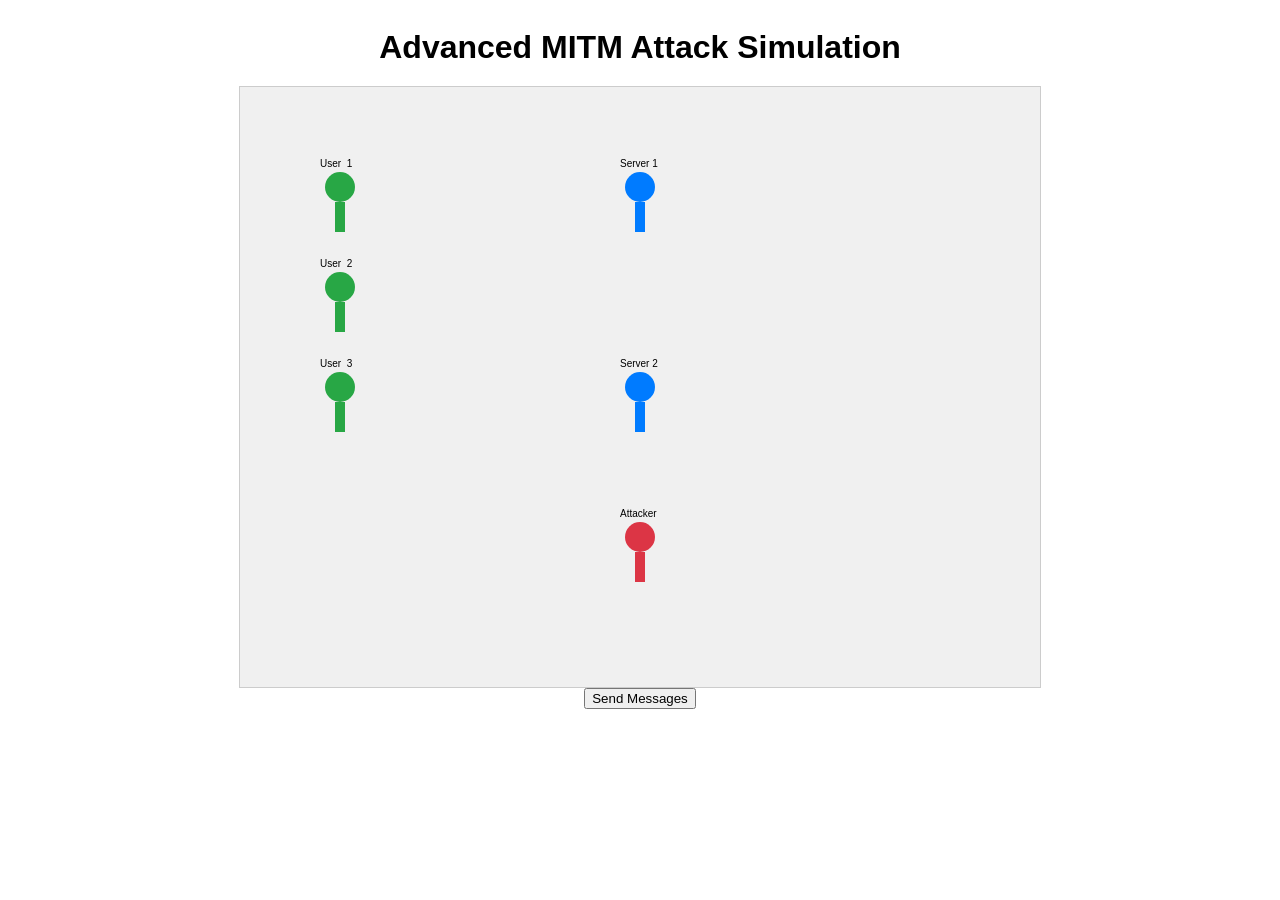
<file: index1.html>
<!DOCTYPE html>
<html lang="en">
<head>
    <meta charset="UTF-8">
    <meta name="viewport" content="width=device-width, initial-scale=1.0">
    <title>Advanced MITM Attack Simulation</title>
    <link rel="stylesheet" href="styles.css">
</head>
<body>
    <h1>Advanced MITM Attack Simulation</h1>
    <canvas id="networkCanvas"></canvas>
    <button id="send-message">Send Messages</button>

    <script src="scripts.js"></script>
</body>
</html>
</file>
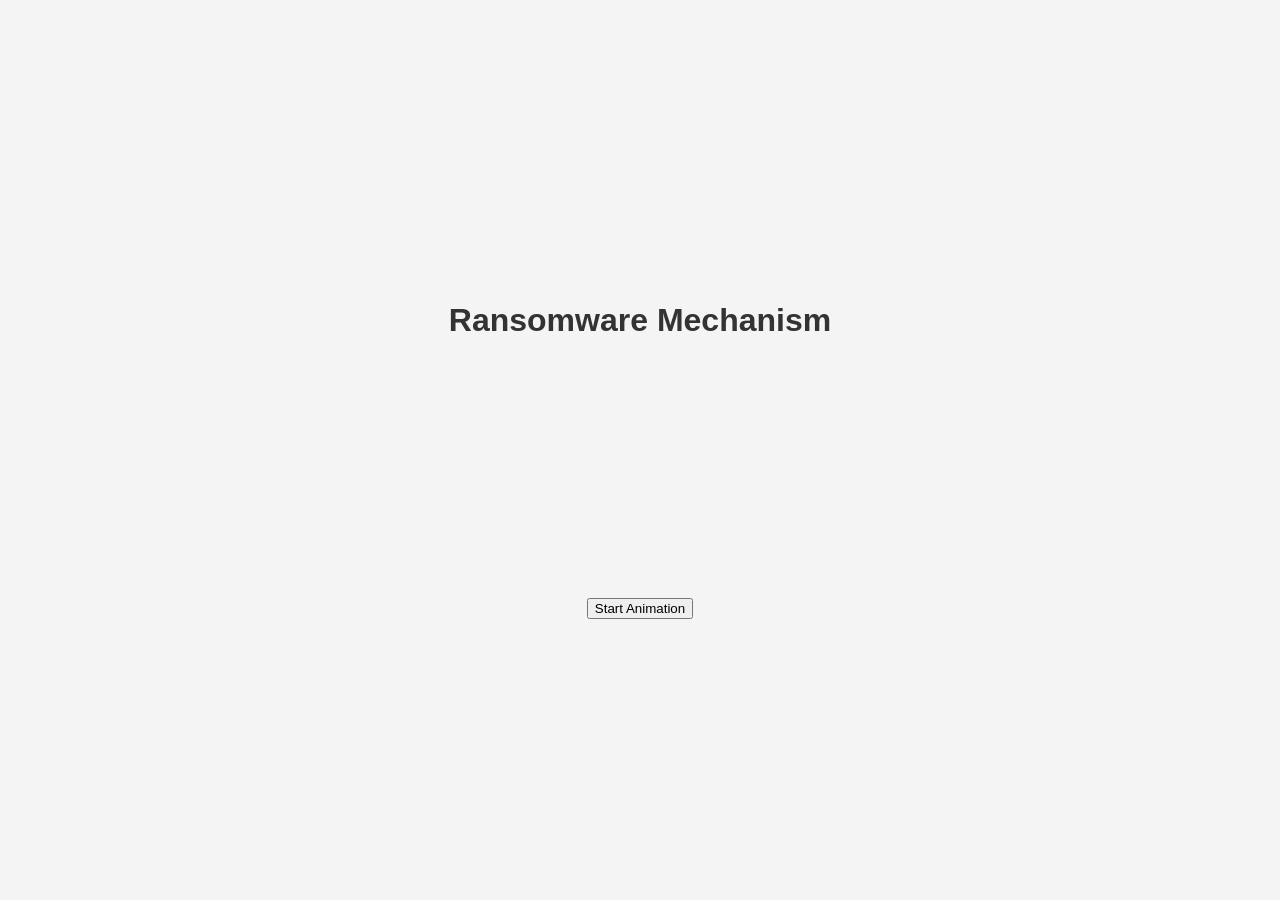
<file: index3.html>
<!DOCTYPE html>
<html lang="en">
<head>
    <meta charset="UTF-8">
    <meta name="viewport" content="width=device-width, initial-scale=1.0">
    <title>Ransomware Mechanism Animation</title>
    <link rel="stylesheet" href="style3.css">
</head>
<body>
    <div class="container">
        <h1>Ransomware Mechanism</h1>
        <div id="animation">
            <div class="step" id="step1">1. Infection</div>
            <div class="step" id="step2">2. Execution</div>
            <div class="step" id="step3">3. File Scanning</div>
            <div class="step" id="step4">4. Encryption</div>
            <div class="step" id="step5">5. Ransom Note</div>
            <div class="step" id="step6">6. Payment</div>
        </div>
        <button id="startButton">Start Animation</button>
    </div>
    <script src="script3.js"></script>
</body>
</html>
</file>
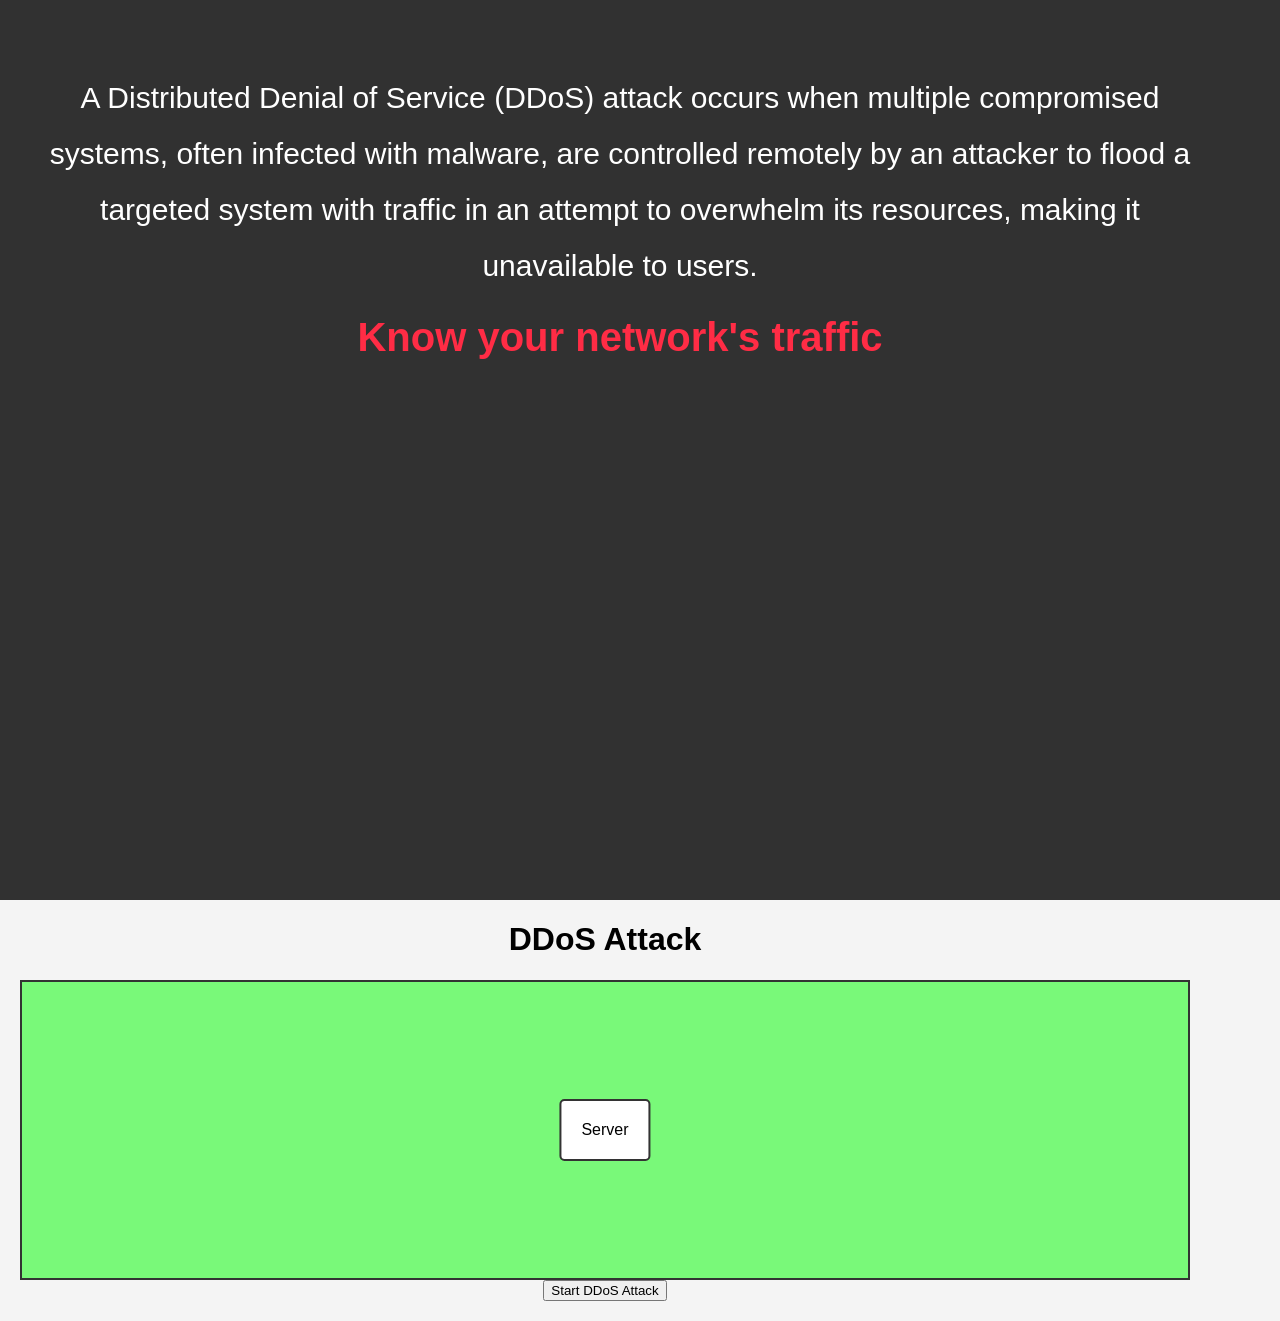
<file: index4.html>
<!DOCTYPE html>
<html>
<head>
	<title>Ddos Animation</title>
     <meta name="viewport" content="width=device-width, initial-scale=1">
	<link rel="stylesheet" href="style4.css">
</head>
<body>

 
 <section class="home">
     <div class="container">
        <div class="row">
            <div class="home-text">
                 <h1>A Distributed Denial of Service (DDoS) attack occurs when multiple compromised systems,  often infected with malware, are controlled remotely by an attacker to flood a targeted system with traffic in an attempt to overwhelm its resources, making it unavailable to users.</h1>
                 <p class="animate-text">
                    <span>Know your network's traffic</span>
                    <span>Create a Denial of Service Response Plan</span>
                    <span>Make your network resilient</span>
                    <span>Practice good cyber hygiene</span>
                    <span>Take advantage of anti-DDoS hardware and software</span>
                    <span>Know the symptoms of a DDoS attack</span>
                    <span>Continuously monitor for unusual activity</span>
                 </p>
            </div>
        </div>
     </div>
     
 </section>

 <div class="container">
  <h1>DDoS Attack</h1>
  <div class="traffic-flow">
      <div class="normal-traffic" id="normalTraffic"></div>
      <div class="attack-traffic" id="attackTraffic"></div>
      <div class="server" id="server">Server</div>
  </div>
  <button id="startButton">Start DDoS Attack</button>



<script>
         const txts=document.querySelector(".animate-text").children,
               txtsLen=txts.length;
           let index=0;
          const textInTimer=3000,
                textOutTimer=2800;

         function animateText() {
            for(let i=0; i<txtsLen; i++){
              txts[i].classList.remove("text-in","text-out");  
            }
            txts[index].classList.add("text-in");

            setTimeout(function(){
                txts[index].classList.add("text-out");              
            },textOutTimer)

            setTimeout(function(){

              if(index == txtsLen-1){
                  index=0;
                }
               else{
                   index++;
                 }
                animateText();
            },textInTimer); 
         }
         
         window.onload=animateText;


         // script.js
document.getElementById('startButton').addEventListener('click', function() {
    const normalTraffic = document.getElementById('normalTraffic');
    const attackTraffic = document.getElementById('attackTraffic');
    const server = document.getElementById('server');

    // Simulate normal traffic
    normalTraffic.style.height = '100%';

    // Simulate DDoS attack
    setTimeout(() => {
        attackTraffic.style.height = '100%'; // Flood the server with attack traffic
        normalTraffic.style.height = '50%'; // Reduce normal traffic
        server.style.backgroundColor = 'red'; // Change server color to indicate overload
    }, 2000); // Start attack after 2 seconds

    // Simulate prevention strategies
    setTimeout(() => {
        attackTraffic.style.height = '0'; // Stop attack traffic
        normalTraffic.style.height = '100%'; // Restore normal traffic
        server.style.backgroundColor = 'green'; // Change server color back to normal
    }, 5000); // End attack after 5 seconds
});
   
</script>

</body>
</html>
</file>
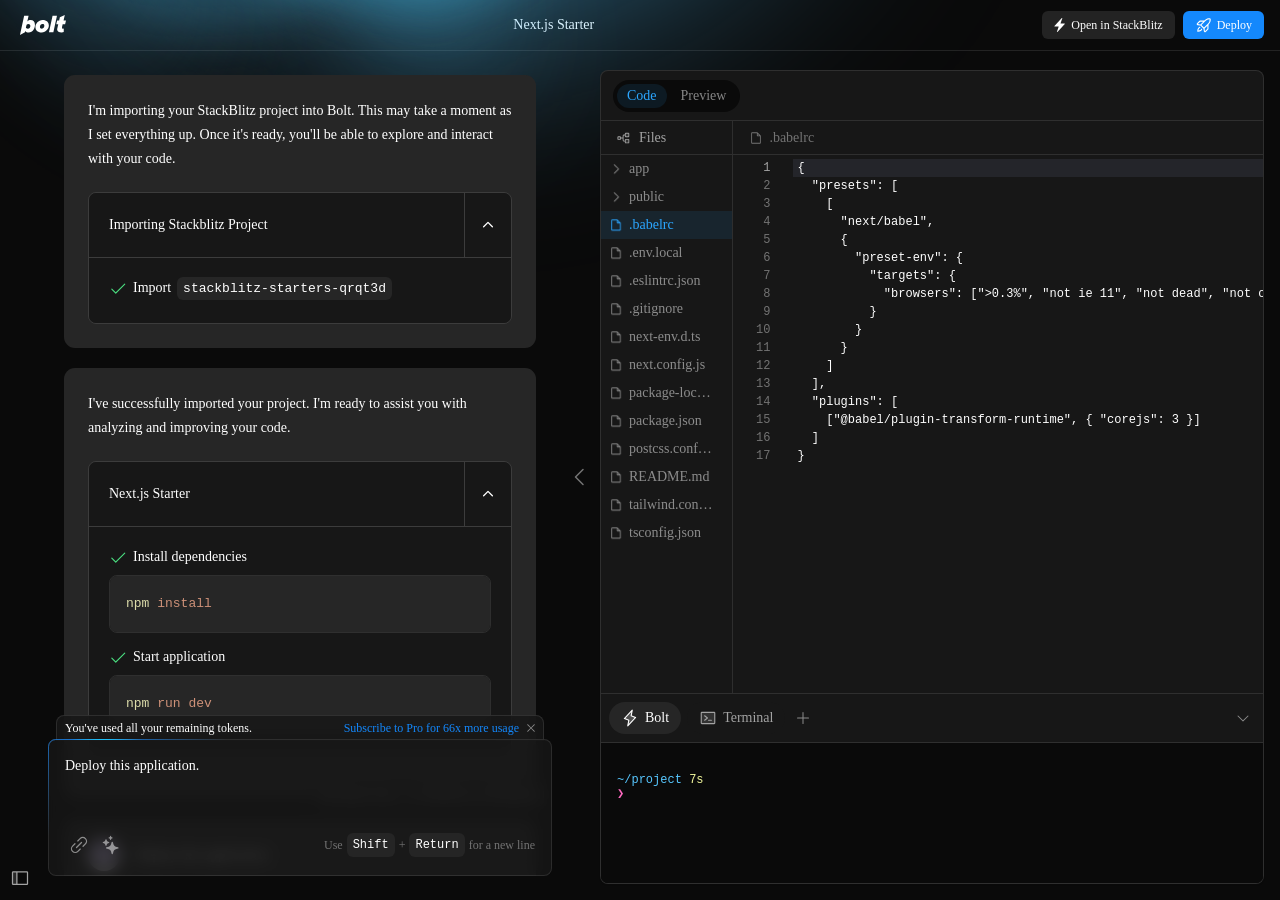
<file: stackblitz-starters-qrqt3d.htm>
<!DOCTYPE html>
<!-- saved from url=(0045)https://bolt.new/~/stackblitz-starters-qrqt3d -->
<html lang="en" data-theme="dark"><head><meta http-equiv="Content-Type" content="text/html; charset=UTF-8"><style>.ͼ1.cm-focused {outline: 1px dotted #212121;}
.ͼ1 {position: relative !important; box-sizing: border-box; display: flex !important; flex-direction: column;}
.ͼ1 .cm-scroller {display: flex !important; align-items: flex-start !important; font-family: monospace; line-height: 1.4; height: 100%; overflow-x: auto; position: relative; z-index: 0;}
.ͼ1 .cm-content[contenteditable=true] {-webkit-user-modify: read-write-plaintext-only;}
.ͼ1 .cm-content {margin: 0; flex-grow: 2; flex-shrink: 0; display: block; white-space: pre; word-wrap: normal; box-sizing: border-box; min-height: 100%; padding: 4px 0; outline: none;}
.ͼ1 .cm-lineWrapping {white-space: pre-wrap; white-space: break-spaces; word-break: break-word; overflow-wrap: anywhere; flex-shrink: 1;}
.ͼ2 .cm-content {caret-color: black;}
.ͼ3 .cm-content {caret-color: white;}
.ͼ1 .cm-line {display: block; padding: 0 2px 0 6px;}
.ͼ1 .cm-layer > * {position: absolute;}
.ͼ1 .cm-layer {position: absolute; left: 0; top: 0; contain: size style;}
.ͼ2 .cm-selectionBackground {background: #d9d9d9;}
.ͼ3 .cm-selectionBackground {background: #222;}
.ͼ2.cm-focused > .cm-scroller > .cm-selectionLayer .cm-selectionBackground {background: #d7d4f0;}
.ͼ3.cm-focused > .cm-scroller > .cm-selectionLayer .cm-selectionBackground {background: #233;}
.ͼ1 .cm-cursorLayer {pointer-events: none;}
.ͼ1.cm-focused > .cm-scroller > .cm-cursorLayer {animation: steps(1) cm-blink 1.2s infinite;}
@keyframes cm-blink {50% {opacity: 0;}}
@keyframes cm-blink2 {50% {opacity: 0;}}
.ͼ1 .cm-cursor, .ͼ1 .cm-dropCursor {border-left: 1.2px solid black; margin-left: -0.6px; pointer-events: none;}
.ͼ1 .cm-cursor {display: none;}
.ͼ3 .cm-cursor {border-left-color: #444;}
.ͼ1 .cm-dropCursor {position: absolute;}
.ͼ1.cm-focused > .cm-scroller > .cm-cursorLayer .cm-cursor {display: block;}
.ͼ1 .cm-iso {unicode-bidi: isolate;}
.ͼ1 .cm-announced {position: fixed; top: -10000px;}
@media print {.ͼ1 .cm-announced {display: none;}}
.ͼ2 .cm-activeLine {background-color: #cceeff44;}
.ͼ3 .cm-activeLine {background-color: #99eeff33;}
.ͼ2 .cm-specialChar {color: red;}
.ͼ3 .cm-specialChar {color: #f78;}
.ͼ1 .cm-gutters {flex-shrink: 0; display: flex; height: 100%; box-sizing: border-box; inset-inline-start: 0; z-index: 200;}
.ͼ2 .cm-gutters {background-color: #f5f5f5; color: #6c6c6c; border-right: 1px solid #ddd;}
.ͼ3 .cm-gutters {background-color: #333338; color: #ccc;}
.ͼ1 .cm-gutter {display: flex !important; flex-direction: column; flex-shrink: 0; box-sizing: border-box; min-height: 100%; overflow: hidden;}
.ͼ1 .cm-gutterElement {box-sizing: border-box;}
.ͼ1 .cm-lineNumbers .cm-gutterElement {padding: 0 3px 0 5px; min-width: 20px; text-align: right; white-space: nowrap;}
.ͼ2 .cm-activeLineGutter {background-color: #e2f2ff;}
.ͼ3 .cm-activeLineGutter {background-color: #222227;}
.ͼ1 .cm-panels {box-sizing: border-box; position: sticky; left: 0; right: 0;}
.ͼ2 .cm-panels {background-color: #f5f5f5; color: black;}
.ͼ2 .cm-panels-top {border-bottom: 1px solid #ddd;}
.ͼ2 .cm-panels-bottom {border-top: 1px solid #ddd;}
.ͼ3 .cm-panels {background-color: #333338; color: white;}
.ͼ1 .cm-tab {display: inline-block; overflow: hidden; vertical-align: bottom;}
.ͼ1 .cm-widgetBuffer {vertical-align: text-top; height: 1em; width: 0; display: inline;}
.ͼ1 .cm-placeholder {color: #888; display: inline-block; vertical-align: top;}
.ͼ1 .cm-highlightSpace:before {content: attr(data-display); position: absolute; pointer-events: none; color: #888;}
.ͼ1 .cm-highlightTab {background-image: url('data:image/svg+xml,<svg xmlns="http://www.w3.org/2000/svg" width="200" height="20"><path stroke="%23888" stroke-width="1" fill="none" d="M1 10H196L190 5M190 15L196 10M197 4L197 16"/></svg>'); background-size: auto 100%; background-position: right 90%; background-repeat: no-repeat;}
.ͼ1 .cm-trailingSpace {background-color: #ff332255;}
.ͼ1 .cm-button {vertical-align: middle; color: inherit; font-size: 70%; padding: .2em 1em; border-radius: 1px;}
.ͼ2 .cm-button:active {background-image: linear-gradient(#b4b4b4, #d0d3d6);}
.ͼ2 .cm-button {background-image: linear-gradient(#eff1f5, #d9d9df); border: 1px solid #888;}
.ͼ3 .cm-button:active {background-image: linear-gradient(#111, #333);}
.ͼ3 .cm-button {background-image: linear-gradient(#393939, #111); border: 1px solid #888;}
.ͼ1 .cm-textfield {vertical-align: middle; color: inherit; font-size: 70%; border: 1px solid silver; padding: .2em .5em;}
.ͼ2 .cm-textfield {background-color: white;}
.ͼ3 .cm-textfield {border: 1px solid #555; background-color: inherit;}
.ͼ1 .cm-foldPlaceholder {background-color: #eee; border: 1px solid #ddd; color: #888; border-radius: .2em; margin: 0 1px; padding: 0 1px; cursor: pointer;}
.ͼ1 .cm-foldGutter span {padding: 0 1px; cursor: pointer;}
.ͼ1.cm-focused .cm-matchingBracket {background-color: #328c8252;}
.ͼ1.cm-focused .cm-nonmatchingBracket {background-color: #bb555544;}
.ͼ1 .cm-tooltip.cm-tooltip-autocomplete > ul > li, .ͼ1 .cm-tooltip.cm-tooltip-autocomplete > ul > completion-section {padding: 1px 3px; line-height: 1.2;}
.ͼ1 .cm-tooltip.cm-tooltip-autocomplete > ul > li {overflow-x: hidden; text-overflow: ellipsis; cursor: pointer;}
.ͼ1 .cm-tooltip.cm-tooltip-autocomplete > ul > completion-section {display: list-item; border-bottom: 1px solid silver; padding-left: 0.5em; opacity: 0.7;}
.ͼ1 .cm-tooltip.cm-tooltip-autocomplete > ul {font-family: monospace; white-space: nowrap; overflow: hidden auto; max-width: 700px; max-width: min(700px, 95vw); min-width: 250px; max-height: 10em; height: 100%; list-style: none; margin: 0; padding: 0;}
.ͼ2 .cm-tooltip-autocomplete ul li[aria-selected] {background: #17c; color: white;}
.ͼ2 .cm-tooltip-autocomplete-disabled ul li[aria-selected] {background: #777;}
.ͼ3 .cm-tooltip-autocomplete ul li[aria-selected] {background: #347; color: white;}
.ͼ3 .cm-tooltip-autocomplete-disabled ul li[aria-selected] {background: #444;}
.ͼ1 .cm-completionListIncompleteTop:before, .ͼ1 .cm-completionListIncompleteBottom:after {content: "···"; opacity: 0.5; display: block; text-align: center;}
.ͼ1 .cm-tooltip.cm-completionInfo {position: absolute; padding: 3px 9px; width: max-content; max-width: 400px; box-sizing: border-box;}
.ͼ1 .cm-completionInfo.cm-completionInfo-left {right: 100%;}
.ͼ1 .cm-completionInfo.cm-completionInfo-right {left: 100%;}
.ͼ1 .cm-completionInfo.cm-completionInfo-left-narrow {right: 30px;}
.ͼ1 .cm-completionInfo.cm-completionInfo-right-narrow {left: 30px;}
.ͼ2 .cm-snippetField {background-color: #00000022;}
.ͼ3 .cm-snippetField {background-color: #ffffff22;}
.ͼ1 .cm-snippetFieldPosition {vertical-align: text-top; width: 0; height: 1.15em; display: inline-block; margin: 0 -0.7px -.7em; border-left: 1.4px dotted #888;}
.ͼ1 .cm-completionMatchedText {text-decoration: underline;}
.ͼ1 .cm-completionDetail {margin-left: 0.5em; font-style: italic;}
.ͼ1 .cm-completionIcon {font-size: 90%; width: .8em; display: inline-block; text-align: center; padding-right: .6em; opacity: 0.6; box-sizing: content-box;}
.ͼ1 .cm-completionIcon-function:after, .ͼ1 .cm-completionIcon-method:after {content: 'ƒ';}
.ͼ1 .cm-completionIcon-class:after {content: '○';}
.ͼ1 .cm-completionIcon-interface:after {content: '◌';}
.ͼ1 .cm-completionIcon-variable:after {content: '𝑥';}
.ͼ1 .cm-completionIcon-constant:after {content: '𝐶';}
.ͼ1 .cm-completionIcon-type:after {content: '𝑡';}
.ͼ1 .cm-completionIcon-enum:after {content: '∪';}
.ͼ1 .cm-completionIcon-property:after {content: '□';}
.ͼ1 .cm-completionIcon-keyword:after {content: '🔑︎';}
.ͼ1 .cm-completionIcon-namespace:after {content: '▢';}
.ͼ1 .cm-completionIcon-text:after {content: 'abc'; font-size: 50%; vertical-align: middle;}
.ͼ1 .cm-tooltip {z-index: 100; box-sizing: border-box;}
.ͼ2 .cm-tooltip {border: 1px solid #bbb; background-color: #f5f5f5;}
.ͼ2 .cm-tooltip-section:not(:first-child) {border-top: 1px solid #bbb;}
.ͼ3 .cm-tooltip {background-color: #333338; color: white;}
.ͼ1 .cm-tooltip-arrow:before, .ͼ1 .cm-tooltip-arrow:after {content: ''; position: absolute; width: 0; height: 0; border-left: 7px solid transparent; border-right: 7px solid transparent;}
.ͼ1 .cm-tooltip-above .cm-tooltip-arrow:before {border-top: 7px solid #bbb;}
.ͼ1 .cm-tooltip-above .cm-tooltip-arrow:after {border-top: 7px solid #f5f5f5; bottom: 1px;}
.ͼ1 .cm-tooltip-above .cm-tooltip-arrow {bottom: -7px;}
.ͼ1 .cm-tooltip-below .cm-tooltip-arrow:before {border-bottom: 7px solid #bbb;}
.ͼ1 .cm-tooltip-below .cm-tooltip-arrow:after {border-bottom: 7px solid #f5f5f5; top: 1px;}
.ͼ1 .cm-tooltip-below .cm-tooltip-arrow {top: -7px;}
.ͼ1 .cm-tooltip-arrow {height: 7px; width: 14px; position: absolute; z-index: -1; overflow: hidden;}
.ͼ3 .cm-tooltip .cm-tooltip-arrow:before {border-top-color: #333338; border-bottom-color: #333338;}
.ͼ3 .cm-tooltip .cm-tooltip-arrow:after {border-top-color: transparent; border-bottom-color: transparent;}
.ͼo {color: #569cd6;}
.ͼp {color: #c586c0;}
.ͼq {color: #9cdcfe;}
.ͼr {font-weight: bold; color: #9cdcfe;}
.ͼs {color: #4ec9b0;}
.ͼt {color: #dcdcaa;}
.ͼu {color: #b5cea8;}
.ͼv {color: #d4d4d4;}
.ͼw {color: #d16969;}
.ͼx {color: #ce9178;}
.ͼy {color: #808080;}
.ͼz {font-weight: bold;}
.ͼ10 {font-style: italic;}
.ͼ11 {text-decoration: line-through;}
.ͼ12 {color: #6a9955;}
.ͼ13 {color: #6a9955; text-decoration: underline;}
.ͼ14 {color: #ff0000;}
.ͼn .cm-gutters {background-color: #1e1e1e; color: #838383;}
.ͼn {background-color: #1e1e1e; color: #9cdcfe;}
.ͼn.cm-editor .cm-scroller {font-family: Menlo, Monaco, Consolas, "Andale Mono", "Ubuntu Mono", "Courier New", monospace;}
.ͼn .cm-content {caret-color: #c6c6c6;}
.ͼn .cm-cursor, .ͼn .cm-dropCursor {border-left-color: #c6c6c6;}
.ͼn .cm-activeLine {background-color: #ffffff0f;}
.ͼn .cm-activeLineGutter {color: #fff; background-color: #ffffff0f;}
.ͼn.cm-focused .cm-selectionBackground, .ͼn .cm-line::selection, .ͼn .cm-selectionLayer .cm-selectionBackground, .ͼn .cm-content ::selection {background: #6199ff2f !important;}
.ͼn .cm-selectionMatch {background-color: #72a1ff59;}
.ͼ16 {font-size: 12px;}
.ͼ16.cm-editor {height: 100%; background: var(--cm-backgroundColor); color: var(--cm-textColor);}
.ͼ16 .cm-cursor {border-left: var(--cm-cursor-width) solid var(--cm-cursor-backgroundColor);}
.ͼ16 .cm-scroller:focus-visible {outline: none;}
.ͼ16 .cm-scroller {line-height: 1.5;}
.ͼ16 .cm-line {padding: 0 0 0 4px;}
.ͼ16.cm-focused > .cm-scroller > .cm-selectionLayer .cm-selectionBackground {background-color: var(--cm-selection-backgroundColorFocused) !important; opacity: var(--cm-selection-backgroundOpacityFocused, 0.3);}
.ͼ16:not(.cm-focused) > .cm-scroller > .cm-selectionLayer .cm-selectionBackground {background-color: var(--cm-selection-backgroundColorBlured); opacity: var(--cm-selection-backgroundOpacityBlured, 0.3);}
.ͼ16.cm-focused > .cm-scroller .cm-matchingBracket {background-color: var(--cm-matching-bracket);}
.ͼ16 .cm-activeLine {background: var(--cm-activeLineBackgroundColor);}
.ͼ16 .cm-gutters {background: var(--cm-gutter-backgroundColor); border-right: 0; color: var(--cm-gutter-textColor);}
.ͼ16 .cm-gutter.cm-lineNumbers {font-family: var(--bolt-font-monospace); font-size: 12px; min-width: 40px;}
.ͼ16 .cm-gutter .cm-activeLineGutter {background: transparent; color: var(--cm-gutter-activeLineTextColor);}
.ͼ16 .cm-gutter.cm-foldGutter .cm-gutterElement > .fold-icon:hover {color: var(--cm-foldGutter-textColorHover);}
.ͼ16 .cm-gutter.cm-foldGutter .cm-gutterElement > .fold-icon {cursor: pointer; color: var(--cm-foldGutter-textColor); transform: translateY(2px);}
.ͼ16 .cm-foldGutter .cm-gutterElement {padding: 0 4px;}
.ͼ16 .cm-tooltip-autocomplete > ul > li {min-height: 18px;}
.ͼ16 .cm-panel.cm-search label {margin-left: 2px; font-size: 12px;}
.ͼ16 .cm-panel.cm-search .cm-button {font-size: 12px;}
.ͼ16 .cm-panel.cm-search .cm-textfield {font-size: 12px;}
.ͼ16 .cm-panel.cm-search input[type=checkbox] {position: relative; transform: translateY(2px); margin-right: 4px;}
.ͼ16 .cm-panels {border-color: var(--cm-panels-borderColor);}
.ͼ16 .cm-panels-bottom {border-top: 1px solid var(--cm-panels-borderColor); background-color: transparent;}
.ͼ16 .cm-panel.cm-search {background: var(--cm-search-backgroundColor); color: var(--cm-search-textColor); padding: 8px;}
.ͼ16 .cm-search .cm-button:hover {color: var(--cm-search-button-textColorHover);}
.ͼ16 .cm-search .cm-button:focus-visible {outline: none; border-color: var(--cm-search-button-borderColorFocused);}
.ͼ16 .cm-search .cm-button:hover:not(:focus-visible) {background: var(--cm-search-button-backgroundColorHover); border-color: var(--cm-search-button-borderColorHover);}
.ͼ16 .cm-search .cm-button:hover:focus-visible {background: var(--cm-search-button-backgroundColorHover); border-color: var(--cm-search-button-borderColorFocused);}
.ͼ16 .cm-search .cm-button {background: var(--cm-search-button-backgroundColor); border-color: var(--cm-search-button-borderColor); color: var(--cm-search-button-textColor); border-radius: 4px;}
.ͼ16 .cm-panel.cm-search [name=close]:hover {border-radius: 6px; color: var(--cm-search-closeButton-textColorHover); background-color: var(--cm-search-closeButton-backgroundColorHover);}
.ͼ16 .cm-panel.cm-search [name=close] {top: 6px; right: 6px; padding: 0 6px; font-size: 1rem; background-color: var(--cm-search-closeButton-backgroundColor); color: var(--cm-search-closeButton-textColor);}
.ͼ16 .cm-search input:focus-visible {border-color: var(--cm-search-input-borderColorFocused);}
.ͼ16 .cm-search input {background: var(--cm-search-input-backgroundColor); border-color: var(--cm-search-input-borderColor); color: var(--cm-search-input-textColor); outline: none; border-radius: 4px;}
.ͼ16 .cm-tooltip {background: var(--cm-tooltip-backgroundColor); border: 1px solid transparent; border-color: var(--cm-tooltip-borderColor); color: var(--cm-tooltip-textColor);}
.ͼ16 .cm-tooltip.cm-tooltip-autocomplete ul li[aria-selected] {background: var(--cm-tooltip-backgroundColorSelected); color: var(--cm-tooltip-textColorSelected);}
.ͼ16 .cm-searchMatch {background-color: var(--cm-searchMatch-backgroundColor);}
.ͼ16 .cm-tooltip.cm-readonly-tooltip .cm-tooltip-arrow:before {border-top-color: var(--bolt-elements-borderColorActive);}
.ͼ16 .cm-tooltip.cm-readonly-tooltip .cm-tooltip-arrow:after {border-top-color: transparent;}
.ͼ16 .cm-tooltip.cm-readonly-tooltip {padding: 4px; white-space: nowrap; background-color: var(--bolt-elements-bg-depth-2); border-color: var(--bolt-elements-borderColorActive);}
.ͼ4 .cm-line ::selection, .ͼ4 .cm-line::selection {background-color: transparent !important;}
.ͼ4 .cm-line {caret-color: transparent !important;}
.ͼ4 .cm-content :focus::selection, .ͼ4 .cm-content :focus ::selection {background-color: Highlight !important;}
.ͼ4 .cm-content :focus {caret-color: initial !important;}
.ͼ4 .cm-content {caret-color: transparent !important;}
</style><!--remix-island-start--><meta name="viewport" content="width=device-width, initial-scale=1"><meta property="og:type" content="object"><meta property="og:site_name" content="bolt.new"><meta property="og:title" content="bolt.new project"><meta property="og:image" content="https://social-img.staticblitz.com/bolt-projects/stackblitz-starters-qrqt3d"><meta name="twitter:card" content="summary_large_image"><meta name="twitter:title" content="bolt.new project"><meta name="twitter:description" content="Prompt, run, edit &amp; deploy web apps"><meta name="twitter:image" content="https://social-img.staticblitz.com/bolt-projects/stackblitz-starters-qrqt3d"><meta name="twitter:site" content="@StackBlitz"><link rel="stylesheet" href="./stackblitz-starters-qrqt3d_files/root-D6BYBt_d.css"><link rel="icon" href="https://bolt.new/favicon.svg" type="image/svg+xml"><link rel="stylesheet" href="./stackblitz-starters-qrqt3d_files/ReactToastify-CYivYX3d.css"><link rel="stylesheet" href="./stackblitz-starters-qrqt3d_files/tailwind-compat-CC20SAMN.css"><link rel="stylesheet" href="./stackblitz-starters-qrqt3d_files/index-BN6XhFat.css"><link rel="stylesheet" href="./stackblitz-starters-qrqt3d_files/xterm-lQO2bNqs.css"><link rel="preconnect" href="https://fonts.googleapis.com/"><link rel="preconnect" href="https://fonts.gstatic.com/" crossorigin="anonymous"><link rel="stylesheet" href="./stackblitz-starters-qrqt3d_files/css2"><link rel="stylesheet" href="./stackblitz-starters-qrqt3d_files/_index-DAxtCPiy.css"><script>setTutorialKitTheme();

function setTutorialKitTheme() {
  let theme = localStorage.getItem('bolt_theme');

  if (!theme) {
    theme = "dark";
  } else if (theme === 'system') {
    const prefersDark = window.matchMedia('(prefers-color-scheme: dark)').matches;
    theme =  prefersDark ? 'dark' : 'light';
  }

  document.querySelector('html')?.setAttribute('data-theme', theme);
}</script><script async="" src="./stackblitz-starters-qrqt3d_files/js"></script><script>window.dataLayer = window.dataLayer || [];

function gtag() {
  dataLayer.push(arguments);
}

gtag('js', new Date());
gtag('config', 'AW-16735431429');</script><!--remix-island-end--><script type="text/javascript" async="" src="./stackblitz-starters-qrqt3d_files/f.txt"></script></head><body><iframe allow="join-ad-interest-group" data-tagging-id="AW-16735431429" data-load-time="1729408917809" height="0" width="0" src="./stackblitz-starters-qrqt3d_files/16735431429.html" style="display: none; visibility: hidden;"></iframe><div id="root" class="w-full h-full"><div class="Toastify"></div><div class="flex flex-col h-full w-full bg-bolt-elements-background-depth-1"><header class="flex select-none selection-accent items-center bg-bolt-elements-background-depth-1 pl-5 pr-4 border-b h-[var(--header-height)] border-bolt-elements-borderColor"><div class="flex items-center gap-2 z-logo text-bolt-elements-textPrimary cursor-pointer"><a href="https://bolt.new/" class="text-2xl font-semibold text-accent flex items-center"><span class="i-bolt:logos-bolt?mask w-[46px] inline-block"></span></a></div><span class="flex-1 select-text px-4 truncate text-sm text-center text-bolt-elements-textPrimary">Next.js Starter</span><div class="flex items-center gap-2.5"><div class="flex gap-2"><button class="rounded-md items-center justify-center outline-accent-600 px-3 py-1.25 disabled:cursor-not-allowed disabled:opacity-60 text-xs bg-bolt-elements-button-secondary-background text-bolt-elements-button-secondary-text enabled:hover:bg-bolt-elements-button-secondary-backgroundHover flex gap-1.7"><svg width="11" height="16"><path fill="currentColor" d="M4.67 9.85a.3.3 0 0 0-.27-.4H.67a.3.3 0 0 1-.21-.49l7.36-7.9c.22-.24.6 0 .5.3l-1.75 4.8a.3.3 0 0 0 .28.39h3.72c.26 0 .4.3.22.49l-7.37 7.9c-.21.24-.6 0-.49-.3l1.74-4.8Z"></path></svg>Open in StackBlitz</button><button class="rounded-md items-center justify-center px-3 py-1.25 disabled:cursor-not-allowed disabled:opacity-60 text-xs bg-bolt-elements-button-primary-background text-bolt-elements-button-primary-text enabled:hover:bg-bolt-elements-button-primary-backgroundHover outline-accent-500 flex gap-1"><div class="i-ph:rocket-launch text-lg"></div>Deploy</button></div></div></header><div class="_BaseChat_4d1mx_1 relative flex h-full w-full overflow-hidden bg-bolt-elements-background-depth-1" data-chat-visible="true"><div class="_RayContainer_4d1mx_34" data-theme="dark" data-chat-started="true"><div class="_LightRay_4d1mx_56 _RayOne_4d1mx_61"></div><div class="_LightRay_4d1mx_56 _RayTwo_4d1mx_69"></div><div class="_LightRay_4d1mx_56 _RayThree_4d1mx_79"></div><div class="_LightRay_4d1mx_56 _RayFour_4d1mx_88"></div><div class="_LightRay_4d1mx_56 _RayFive_4d1mx_98"></div></div><div class="fixed top-[var(--header-height)] bottom-0 z-10 flex flex-col items-center justify-end px-2.5 p-3"><button class="bg-transparent text-bolt-elements-textSecondary cursor-none"><div class="i-ph:sidebar-simple-duotone text-xl"></div></button></div><div class="flex selection-accent flex-col side-menu fixed top-0 w-[350px] h-full bg-bolt-elements-background-depth-2 border-r rounded-r-3xl border-bolt-elements-borderColor z-sidebar shadow-xl shadow-bolt-elements-sidebar-dropdownShadow text-sm" style="opacity: 0; visibility: hidden; left: -150px;"><div class="flex items-center h-[var(--header-height)]"></div><div class="flex-1 flex flex-col h-full w-full overflow-hidden"><div class="p-4 select-none"><a href="https://bolt.new/" class="flex gap-2 items-center bg-bolt-elements-sidebar-buttonBackgroundDefault text-bolt-elements-sidebar-buttonText hover:bg-bolt-elements-sidebar-buttonBackgroundHover rounded-md p-2 transition-theme"><span class="inline-block i-bolt:chat scale-110"></span>Start new chat</a></div><div class="pl-4 pr-4 my-2"><input class="w-full bg-bolt-elements-background-depth-4 relative pl-3 p-2 rounded-md focus:outline-none placeholder-bolt-elements-textTertiary border border-bolt-elements-borderColor" type="search" placeholder="Search"></div><div class="text-bolt-elements-textPrimary font-medium pl-6 pr-5 my-2">Your Chats</div><div class="flex-1 overflow-y-auto pl-4 pr-5 pb-5"><div class="pl-2 text-bolt-elements-textTertiary">No previous conversations</div></div><div class="select-none"><div class="bg-bolt-elements-background-depth-1 border-t border-bolt-elements-borderColor overflow-hidden"><div class="flex flex-col p-2 space-y-2"><button class="flex items-center gap-2 p-2 rounded-lg bg-transparent hover:bg-bolt-elements-item-backgroundActive"><span class="i-ph:gear-six-duotone text-lg"></span>Settings</button><a href="https://github.com/stackblitz/bolt.new/issues/new/choose" target="_blank" class="flex items-center gap-2 p-2 rounded-lg bg-transparent hover:bg-bolt-elements-item-backgroundActive"><span class="i-ph:chat-centered-dots-duotone text-lg"></span>Give Feedback</a><button class="flex items-center gap-2 p-2 rounded-lg bg-transparent hover:bg-bolt-elements-item-backgroundActive"><span class="i-ph-sun-dim-duotone text-lg"></span>Toggle Theme</button><div class="h-px bg-bolt-elements-borderColor"></div><button class="flex items-center gap-2 p-2 rounded-lg bg-transparent hover:bg-bolt-elements-item-backgroundActive"><span class="i-ph:credit-card-duotone text-lg"></span>My Subscription</button><a href="https://bolt.new/logout" class="flex items-center gap-2 p-2 rounded-lg bg-transparent hover:bg-bolt-elements-item-backgroundActive"><span class="i-ph:sign-out text-lg"></span>Sign Out</a></div></div><div class="flex items-center p-4 border-t border-bolt-elements-borderColor"><div class="flex select-none items-center justify-center size-8 overflow-hidden rounded-full shrink-0 self-start bg-bolt-elements-background-depth-4 text-bolt-elements-textSecondary"><img class="w-full h-full object-cover" src="./stackblitz-starters-qrqt3d_files/geethatigulla.png"></div><span class="flex-1 ml-2.5">geethatigulla</span></div></div></div></div><div class="flex overflow-auto size-full"><div class="_Chat_4d1mx_5 selection-accent flex flex-col flex-grow min-w-[var(--chat-min-width)]"><div class="h-full flex flex-col"><div class="flex flex-col gap-5 w-full flex-1 max-w-chat py-6 mx-auto z-1 text-sm"><div class="relative flex flex-col mx-10 rounded-[calc(0.75rem-1px)]" data-message-id="bolt-import-info" style="--gradient-end: var(--bolt-elements-messages-background); transition: --gradient-end 0.4s; background: linear-gradient(var(--bolt-elements-messages-background) max(calc(100% - 100vh), 30%), var(--gradient-end) 100%);"><div class="rounded-[calc(0.75rem-1px)] overflow-hidden"><div class="flex gap-4 p-6 w-full"><div class="grid grid-col-1 w-full"><div class="overflow-hidden w-full"><div class="_MarkdownContent_1mdbx_1"><p>I'm importing your StackBlitz project into Bolt. This may take a moment as I set everything up. Once it's ready, you'll be able to explore and interact with your code.</p>
<div class="collapsible flex flex-col border border-bolt-elements-borderColor overflow-hidden rounded-lg w-full transition-border duration-150 artifact" data-artifact-id="1:stackblitz-import"><div class="flex relative"><div class="flex text-left items-stretch w-full overflow-hidden bg-bolt-elements-artifacts-background"><div class="p-5 grow text-bolt-elements-textPrimary font-medium">Importing Stackblitz Project</div></div><div class="bg-bolt-elements-artifacts-borderColor w-[1px]"></div><button class="hover:text-bolt-elements-item-contentActive hover:bg-bolt-elements-item-backgroundActive p-4 bg-bolt-elements-artifacts-background"><div class="i-ph:caret-up-bold"></div></button></div><div style="height: auto; visibility: visible;"><div class="bg-bolt-elements-artifacts-borderColor h-[1px]"></div><div class="actions p-5 text-left bg-bolt-elements-actions-background"><ul class="list-none space-y-2.5"><li style="opacity: 1; transform: none;"><button class="group select-none flex gap-1.5 text-sm bg-transparent text-left pointer-events-none pb-1"><div class="flex items-center gap-1.5"><div class="text-lg text-bolt-elements-icon-success"><div class="i-ph:check"></div></div>Import</div><span><code class="select-text bg-bolt-elements-artifacts-inlineCode-background px-1.5 py-1 rounded-md break-all text-bolt-elements-artifacts-inlineCode-text">stackblitz-starters-qrqt3d</code></span></button></li></ul></div></div></div></div></div></div></div></div></div><div class="relative flex flex-col mx-10 rounded-[calc(0.75rem-1px)]" data-message-id="bolt-import-complete" style="--gradient-end: var(--bolt-elements-messages-background); transition: --gradient-end 0.4s; background: linear-gradient(var(--bolt-elements-messages-background) max(calc(100% - 100vh), 30%), var(--gradient-end) 100%);"><div class="rounded-[calc(0.75rem-1px)] overflow-hidden"><div class="flex gap-4 p-6 w-full"><div class="grid grid-col-1 w-full"><div class="overflow-hidden w-full"><div class="_MarkdownContent_1mdbx_1"><p>I've successfully imported your project. I'm ready to assist you with analyzing and improving your code.
</p><div class="collapsible flex flex-col border border-bolt-elements-borderColor overflow-hidden rounded-lg w-full transition-border duration-150 artifact" data-artifact-id="2:bolt-dev-server"><div class="flex relative"><div class="flex text-left items-stretch w-full overflow-hidden bg-bolt-elements-artifacts-background"><div class="p-5 grow text-bolt-elements-textPrimary font-medium">Next.js Starter</div></div><div class="bg-bolt-elements-artifacts-borderColor w-[1px]"></div><button class="hover:text-bolt-elements-item-contentActive hover:bg-bolt-elements-item-backgroundActive p-4 bg-bolt-elements-artifacts-background"><div class="i-ph:caret-up-bold"></div></button></div><div style="height: auto; visibility: visible;"><div class="bg-bolt-elements-artifacts-borderColor h-[1px]"></div><div class="actions p-5 text-left bg-bolt-elements-actions-background"><ul class="list-none space-y-2.5"><li style="opacity: 1; transform: none;"><button class="group select-none flex gap-1.5 text-sm bg-transparent text-left pointer-events-none pb-1"><div class="flex items-center gap-1.5"><div class="text-lg text-bolt-elements-icon-success"><div class="i-ph:check"></div></div>Install dependencies</div></button><div class="text-xs border border-bolt-elements-borderColor overflow-hidden rounded-lg w-full mt-1 mb-3.5"><pre class="shiki dark-plus" style="background-color:#1E1E1E;color:#D4D4D4" tabindex="0"><code><span class="line"><span style="color:#DCDCAA">npm</span><span style="color:#CE9178"> install</span></span></code></pre></div></li><li style="opacity: 1; transform: none;"><button class="group select-none flex gap-1.5 text-sm bg-transparent text-left hover:underline pb-1"><div class="flex items-center gap-1.5"><div class="text-lg text-bolt-elements-icon-success"><div class="i-ph:check"></div></div>Start application</div></button><div class="text-xs border border-bolt-elements-borderColor overflow-hidden rounded-lg w-full mt-1"><pre class="shiki dark-plus" style="background-color:#1E1E1E;color:#D4D4D4" tabindex="0"><code><span class="line"><span style="color:#DCDCAA">npm</span><span style="color:#CE9178"> run</span><span style="color:#CE9178"> dev</span></span></code></pre></div></li></ul></div></div></div><p></p></div></div></div></div><div class="absolute bottom-0 -right-2 translate-y-1/3 bg-bolt-elements-messages-actions-background border border-bolt-elements-borderColor rounded-lg p-0.5 flex gap-0.5"><button class="items-center text-bolt-elements-item-contentDefault bg-transparent enabled:hover:text-bolt-elements-item-contentActive rounded-md enabled:hover:bg-bolt-elements-item-backgroundActive disabled:cursor-not-allowed p-1 flex gap-1 text-xs py-0.5"><div class="i-ph:bug-beetle-duotone"></div>Report Issue</button><button class="items-center text-bolt-elements-item-contentDefault bg-transparent enabled:hover:text-bolt-elements-item-contentActive rounded-md enabled:hover:bg-bolt-elements-item-backgroundActive disabled:cursor-not-allowed p-1 flex gap-1 text-xs py-0.5"><div class="i-ph:arrow-u-down-left-fill"></div>Rollback to Checkpoint</button></div></div></div><div class="relative flex flex-col mx-10 rounded-[calc(0.75rem-1px)]" data-message-id="zqo2Jsl" style="--gradient-end: var(--bolt-elements-messages-background); transition: --gradient-end 0.4s; background: linear-gradient(var(--bolt-elements-messages-background) max(calc(100% - 100vh), 30%), var(--gradient-end) 100%);"><div class="rounded-[calc(0.75rem-1px)] overflow-hidden"><div class="flex gap-4 p-6 w-full py-5"><div class="flex select-none items-center justify-center size-8 overflow-hidden rounded-full shrink-0 self-start bg-white text-bolt-elements-textSecondary"><img class="w-full h-full object-cover" src="./stackblitz-starters-qrqt3d_files/geethatigulla.png"></div><div class="grid grid-col-1 w-full"><div class="overflow-hidden py-1"><div class="_MarkdownContent_1mdbx_1"><p>Deploy this application.</p></div></div></div></div><div class="flex px-[var(--chat-padding)] pt-4 pb-6 gap-2 items-center -mt-4 bg-gradient-to-t from-bolt-elements-messages-retryBackground from-30% to-transparent"><div class="self-start mt-1 text-xl shrink-0 text-bolt-elements-icon-error i-ph:warning"></div><div class="py-1 text-sm text-bolt-elements-textPrimary h-full"><div class="_MarkdownContent_1mdbx_1"><p>You have hit the rate limit. Please <a target="_blank">Upgrade</a> to keep chatting, or you can continue coding for free in the editor.</p></div></div></div><div class="absolute bottom-0 -right-2 translate-y-1/3 bg-bolt-elements-messages-actions-background border border-bolt-elements-borderColor rounded-lg p-0.5 flex gap-0.5"><button class="items-center text-bolt-elements-item-contentDefault bg-transparent enabled:hover:text-bolt-elements-item-contentActive rounded-md enabled:hover:bg-bolt-elements-item-backgroundActive disabled:cursor-not-allowed p-1 flex gap-1 text-xs py-0.5"><div class="i-ph:arrow-counter-clockwise"></div>Retry</button></div></div></div><div class="_Shadow_11hxj_1 sticky w-full" style="bottom: 184.328px; margin-bottom: 0rem; height: 0rem; opacity: 0;"></div></div><div class="sticky h-0 mx-auto z-scroller" style="bottom: 228.328px; opacity: 0; transform: translateY(32px) translateZ(0px);"><button class="flex items-center justify-center size-8 rounded-full shadow shadow-bolt-elements-messages-scroller-shadow bg-bolt-elements-messages-scroller-background text-bolt-elements-messages-scroller-icon"><div class="i-ph:arrow-down size-4.5"></div></button></div><div class="px-[var(--chat-padding)] w-full max-w-chat mx-auto z-prompt sticky bottom-0"><div class="relative" style="height: 24.3333px;"><div class="py-1 px-2 top-0 absolute left-2 w-[calc(100%-1rem)] transition-opacity duration-350 border border-bolt-elements-borderColor bg-bolt-elements-prompt-subscribeButton-background backdrop-blur rounded-t-lg text-xs truncate flex justify-between opacity-100">You've used all your remaining tokens.<button class="bg-transparent font-medium inline-block mr-4 text-bolt-elements-link hover:underline">Subscribe to Pro  for 66x more usage</button><button class="flex items-center text-bolt-elements-item-contentDefault bg-transparent enabled:hover:text-bolt-elements-item-contentActive rounded-md enabled:hover:bg-bolt-elements-item-backgroundActive disabled:cursor-not-allowed p-0.5 absolute top-1 right-1"><div class="i-ph:x text-xs"></div></button></div></div><div class="_PromptContainer_1c9j5_1 shadow-xs border border-bolt-elements-borderColor bg-bolt-elements-prompt-background backdrop-blur rounded-lg"><svg class="_PromptEffectContainer_1c9j5_5"><defs><lineargradient id="line-gradient" x1="20%" y1="0%" x2="-14%" y2="10%" gradientUnits="userSpaceOnUse" gradientTransform="rotate(-45)"><stop offset="0%" stop-color="#1488fc" stop-opacity="0%"></stop><stop offset="40%" stop-color="#1488fc" stop-opacity="80%"></stop><stop offset="50%" stop-color="#1488fc" stop-opacity="80%"></stop><stop offset="100%" stop-color="#1488fc" stop-opacity="0%"></stop></lineargradient><lineargradient id="shine-gradient"><stop offset="0%" stop-color="white" stop-opacity="0%"></stop><stop offset="40%" stop-color="#8adaff" stop-opacity="80%"></stop><stop offset="50%" stop-color="#8adaff" stop-opacity="80%"></stop><stop offset="100%" stop-color="white" stop-opacity="0%"></stop></lineargradient></defs><rect class="_PromptEffectLine_1c9j5_14" pathLength="100" stroke-linecap="round"></rect><rect class="_PromptShine_1c9j5_26" x="48" y="24" width="70" height="1"></rect></svg><div class="relative select-none"><textarea class="w-full pl-4 pt-4 pr-16 focus:outline-none resize-none text-bolt-elements-textPrimary placeholder-bolt-elements-textTertiary bg-transparent text-sm hover:cursor-not-allowed" placeholder="How can Bolt help you today?" translate="no" disabled="" style="min-height: 76px; max-height: 400px; height: 76px; overflow-y: hidden;">Deploy this application.</textarea></div><div class="flex justify-between text-sm p-4 pt-2"><div class="flex gap-1 items-center"><input type="file" aria-hidden="true" tabindex="-1" accept=".jpg,.jpeg,.png,.gif,.webp,.svg,.pdf,.txt,.doc,.docx,.py,.ipynb,.js,.mjs,.cjs,.jsx,.html,.css,.scss,.sass,.ts,.tsx,.java,.cs,.php,.c,.cc,.cpp,.cxx,.h,.hh,.hpp,.rs,.swift,.go,.rb,.kt,.kts,.scala,.sh,.bash,.zsh,.bat,.csv,.log,.ini,.cfg,.config,.json,.yaml,.yml,.toml,.lua,.sql,.md,.tex,.latex,.asm,.ino,.s" multiple="" style="display: none; visibility: hidden;"><button class="flex items-center text-bolt-elements-item-contentDefault bg-transparent enabled:hover:text-bolt-elements-item-contentActive rounded-md enabled:hover:bg-bolt-elements-item-backgroundActive disabled:cursor-not-allowed p-1" title="Upload files"><div class="i-ph:link-simple text-xl"></div></button><button class="flex items-center text-bolt-elements-item-contentDefault bg-transparent enabled:hover:text-bolt-elements-item-contentActive rounded-md enabled:hover:bg-bolt-elements-item-backgroundActive disabled:cursor-not-allowed p-1" title="Enhance prompt"><div class="i-bolt:stars text-xl"></div></button></div><div class="flex items-center gap-1 text-xs text-bolt-elements-textTertiary">Use <kbd class="kdb">Shift</kbd> + <kbd class="kdb">Return</kbd> for a new line</div></div></div><div class="pb-[var(--chat-padding)] bg-bolt-elements-background-depth-1"></div></div></div></div><div class="z-workbench" style="width: var(--workbench-width);"><div class="fixed top-[calc(var(--header-height)+1rem)] bottom-4 w-[var(--workbench-inner-width)] z-0 transition-[left,width] duration-200 bolt-ease-cubic-bezier left-[var(--workbench-left)]"><button class="absolute bg-transparent text-bolt-elements-textTertiary hover:text-bolt-elements-textPrimary cursor-pointer top-[50%] -translate-y-[50%] -left-[32px] z-1"><div class="size-6 i-ph:caret-left" data-state="closed"></div></button><div class="select-none absolute inset-0"><div class="h-full flex flex-col bg-bolt-elements-background-depth-2 border border-bolt-elements-borderColor shadow-sm rounded-lg overflow-hidden"><div class="flex items-center px-3 py-2 border-b border-bolt-elements-borderColor min-h-[var(--panel-header-height)]"><div class="flex items-center flex-wrap shrink-0 gap-1 bg-bolt-elements-background-depth-1 overflow-hidden rounded-full p-1"><button class="bg-transparent text-sm px-2.5 py-0.5 rounded-full relative text-bolt-elements-item-contentAccent"><span class="relative z-10">Code</span><span class="absolute inset-0 z-0 bg-bolt-elements-item-backgroundAccent rounded-full" style="transform: none; transform-origin: 50% 50% 0px;"></span></button><button class="bg-transparent text-sm px-2.5 py-0.5 rounded-full relative text-bolt-elements-item-contentDefault hover:text-bolt-elements-item-contentActive"><span class="relative z-10">Preview</span></button></div></div><div class="relative flex-1 overflow-hidden"><div class="absolute inset-0" style="transform: translateX(0%) translateZ(0px);"><div class="contents"><div class="" data-panel-group="" data-panel-group-direction="vertical" data-panel-group-id=":r5:" style="display: flex; flex-direction: column; height: 100%; overflow: hidden; width: 100%;"><div class="" data-panel="" data-panel-group-id=":r5:" data-panel-id=":r6:" data-panel-size="75.0" style="flex: 75 1 0px; overflow: hidden;"><div class="" data-panel-group="" data-panel-group-direction="horizontal" data-panel-group-id=":r7:" style="display: flex; flex-direction: row; height: 100%; overflow: hidden; width: 100%;"><div class="" data-panel="" data-panel-collapsible="true" data-panel-group-id=":r7:" data-panel-id=":r8:" data-panel-size="20.0" style="flex: 20 1 0px; overflow: hidden;"><div class="flex flex-col border-r border-bolt-elements-borderColor h-full"><div class="flex items-center gap-2 bg-bolt-elements-background-depth-2 text-bolt-elements-textSecondary border-b border-bolt-elements-borderColor px-4 py-1 min-h-[34px] text-sm"><div class="i-ph:tree-structure-duotone shrink-0"></div>Files</div><div class="text-sm h-full overflow-y-auto"><button class="flex items-center gap-1.5 w-full pr-2 border-2 border-transparent py-0.5 group bg-transparent text-bolt-elements-item-contentDefault hover:text-bolt-elements-item-contentActive hover:bg-bolt-elements-item-backgroundActive" style="padding-left: 6px;"><div class="shrink-0 i-ph:caret-right scale-98"></div><div class="truncate w-full text-left">app</div></button><button class="flex items-center gap-1.5 w-full pr-2 border-2 border-transparent py-0.5 group bg-transparent text-bolt-elements-item-contentDefault hover:text-bolt-elements-item-contentActive hover:bg-bolt-elements-item-backgroundActive" style="padding-left: 6px;"><div class="shrink-0 i-ph:caret-right scale-98"></div><div class="truncate w-full text-left">public</div></button><button class="flex items-center gap-1.5 w-full pr-2 border-2 border-transparent py-0.5 group bg-bolt-elements-item-backgroundAccent text-bolt-elements-item-contentAccent" style="padding-left: 6px;"><div class="shrink-0 i-ph:file-duotone scale-98"></div><div class="truncate w-full text-left"><div class="flex items-center"><div class="flex-1 truncate pr-2">.babelrc</div></div></div></button><button class="flex items-center gap-1.5 w-full pr-2 border-2 border-transparent py-0.5 group bg-transparent hover:bg-bolt-elements-item-backgroundActive text-bolt-elements-item-contentDefault" style="padding-left: 6px;"><div class="shrink-0 i-ph:file-duotone scale-98 group-hover:text-bolt-elements-item-contentActive"></div><div class="truncate w-full text-left"><div class="flex items-center group-hover:text-bolt-elements-item-contentActive"><div class="flex-1 truncate pr-2">.env.local</div></div></div></button><button class="flex items-center gap-1.5 w-full pr-2 border-2 border-transparent py-0.5 group bg-transparent hover:bg-bolt-elements-item-backgroundActive text-bolt-elements-item-contentDefault" style="padding-left: 6px;"><div class="shrink-0 i-ph:file-duotone scale-98 group-hover:text-bolt-elements-item-contentActive"></div><div class="truncate w-full text-left"><div class="flex items-center group-hover:text-bolt-elements-item-contentActive"><div class="flex-1 truncate pr-2">.eslintrc.json</div></div></div></button><button class="flex items-center gap-1.5 w-full pr-2 border-2 border-transparent py-0.5 group bg-transparent hover:bg-bolt-elements-item-backgroundActive text-bolt-elements-item-contentDefault" style="padding-left: 6px;"><div class="shrink-0 i-ph:file-duotone scale-98 group-hover:text-bolt-elements-item-contentActive"></div><div class="truncate w-full text-left"><div class="flex items-center group-hover:text-bolt-elements-item-contentActive"><div class="flex-1 truncate pr-2">.gitignore</div></div></div></button><button class="flex items-center gap-1.5 w-full pr-2 border-2 border-transparent py-0.5 group bg-transparent hover:bg-bolt-elements-item-backgroundActive text-bolt-elements-item-contentDefault" style="padding-left: 6px;"><div class="shrink-0 i-ph:file-duotone scale-98 group-hover:text-bolt-elements-item-contentActive"></div><div class="truncate w-full text-left"><div class="flex items-center group-hover:text-bolt-elements-item-contentActive"><div class="flex-1 truncate pr-2">next-env.d.ts</div></div></div></button><button class="flex items-center gap-1.5 w-full pr-2 border-2 border-transparent py-0.5 group bg-transparent hover:bg-bolt-elements-item-backgroundActive text-bolt-elements-item-contentDefault" style="padding-left: 6px;"><div class="shrink-0 i-ph:file-duotone scale-98 group-hover:text-bolt-elements-item-contentActive"></div><div class="truncate w-full text-left"><div class="flex items-center group-hover:text-bolt-elements-item-contentActive"><div class="flex-1 truncate pr-2">next.config.js</div></div></div></button><button class="flex items-center gap-1.5 w-full pr-2 border-2 border-transparent py-0.5 group bg-transparent hover:bg-bolt-elements-item-backgroundActive text-bolt-elements-item-contentDefault" style="padding-left: 6px;"><div class="shrink-0 i-ph:file-duotone scale-98 group-hover:text-bolt-elements-item-contentActive"></div><div class="truncate w-full text-left"><div class="flex items-center group-hover:text-bolt-elements-item-contentActive"><div class="flex-1 truncate pr-2">package-lock.json</div></div></div></button><button class="flex items-center gap-1.5 w-full pr-2 border-2 border-transparent py-0.5 group bg-transparent hover:bg-bolt-elements-item-backgroundActive text-bolt-elements-item-contentDefault" style="padding-left: 6px;"><div class="shrink-0 i-ph:file-duotone scale-98 group-hover:text-bolt-elements-item-contentActive"></div><div class="truncate w-full text-left"><div class="flex items-center group-hover:text-bolt-elements-item-contentActive"><div class="flex-1 truncate pr-2">package.json</div></div></div></button><button class="flex items-center gap-1.5 w-full pr-2 border-2 border-transparent py-0.5 group bg-transparent hover:bg-bolt-elements-item-backgroundActive text-bolt-elements-item-contentDefault" style="padding-left: 6px;"><div class="shrink-0 i-ph:file-duotone scale-98 group-hover:text-bolt-elements-item-contentActive"></div><div class="truncate w-full text-left"><div class="flex items-center group-hover:text-bolt-elements-item-contentActive"><div class="flex-1 truncate pr-2">postcss.config.js</div></div></div></button><button class="flex items-center gap-1.5 w-full pr-2 border-2 border-transparent py-0.5 group bg-transparent hover:bg-bolt-elements-item-backgroundActive text-bolt-elements-item-contentDefault" style="padding-left: 6px;"><div class="shrink-0 i-ph:file-duotone scale-98 group-hover:text-bolt-elements-item-contentActive"></div><div class="truncate w-full text-left"><div class="flex items-center group-hover:text-bolt-elements-item-contentActive"><div class="flex-1 truncate pr-2">README.md</div></div></div></button><button class="flex items-center gap-1.5 w-full pr-2 border-2 border-transparent py-0.5 group bg-transparent hover:bg-bolt-elements-item-backgroundActive text-bolt-elements-item-contentDefault" style="padding-left: 6px;"><div class="shrink-0 i-ph:file-duotone scale-98 group-hover:text-bolt-elements-item-contentActive"></div><div class="truncate w-full text-left"><div class="flex items-center group-hover:text-bolt-elements-item-contentActive"><div class="flex-1 truncate pr-2">tailwind.config.ts</div></div></div></button><button class="flex items-center gap-1.5 w-full pr-2 border-2 border-transparent py-0.5 group bg-transparent hover:bg-bolt-elements-item-backgroundActive text-bolt-elements-item-contentDefault" style="padding-left: 6px;"><div class="shrink-0 i-ph:file-duotone scale-98 group-hover:text-bolt-elements-item-contentActive"></div><div class="truncate w-full text-left"><div class="flex items-center group-hover:text-bolt-elements-item-contentActive"><div class="flex-1 truncate pr-2">tsconfig.json</div></div></div></button></div></div></div><div class="" role="separator" tabindex="0" data-panel-group-direction="horizontal" data-panel-group-id=":r7:" data-resize-handle="" data-resize-handle-state="inactive" data-panel-resize-handle-enabled="true" data-panel-resize-handle-id=":r9:" aria-controls=":r8:" aria-valuemax="80" aria-valuemin="10" aria-valuenow="20" style="touch-action: none; user-select: none;"></div><div class="flex flex-col" data-panel="" data-panel-group-id=":r7:" data-panel-id=":ra:" data-panel-size="80.0" style="flex: 80 1 0px; overflow: hidden;"><div class="flex items-center gap-2 bg-bolt-elements-background-depth-2 text-bolt-elements-textSecondary border-b border-bolt-elements-borderColor px-4 py-1 min-h-[34px] text-sm overflow-x-auto"><div class="flex items-center flex-1 text-sm"><div class="flex"><div class="relative flex items-center"><span class="flex items-center gap-1.5 cursor-pointer shrink-0 text-bolt-elements-textTertiary hover:text-bolt-elements-textPrimary pr-4" type="button" id="radix-:rt:" aria-haspopup="menu" aria-expanded="false" data-state="closed"><div class="i-ph:file-duotone"></div>.babelrc</span></div></div></div></div><div class="h-full flex-1 overflow-hidden"><div class="relative h-full"><div class="h-full overflow-hidden"><div class="cm-editor ͼ1 ͼ3 ͼ4 ͼ16 ͼn"><div class="cm-announced" aria-live="polite"></div><div tabindex="-1" class="cm-scroller"><div class="cm-gutters" aria-hidden="true" style="min-height: 642px; position: sticky;"><div class="cm-gutter cm-lineNumbers"><div class="cm-gutterElement" style="height: 0px; visibility: hidden; pointer-events: none;">99</div><div class="cm-gutterElement cm-activeLineGutter" style="height: 18px; margin-top: 4px;">1</div><div class="cm-gutterElement" style="height: 18px;">2</div><div class="cm-gutterElement" style="height: 18px;">3</div><div class="cm-gutterElement" style="height: 18px;">4</div><div class="cm-gutterElement" style="height: 18px;">5</div><div class="cm-gutterElement" style="height: 18px;">6</div><div class="cm-gutterElement" style="height: 18px;">7</div><div class="cm-gutterElement" style="height: 18px;">8</div><div class="cm-gutterElement" style="height: 18px;">9</div><div class="cm-gutterElement" style="height: 18px;">10</div><div class="cm-gutterElement" style="height: 18px;">11</div><div class="cm-gutterElement" style="height: 18px;">12</div><div class="cm-gutterElement" style="height: 18px;">13</div><div class="cm-gutterElement" style="height: 18px;">14</div><div class="cm-gutterElement" style="height: 18px;">15</div><div class="cm-gutterElement" style="height: 18px;">16</div><div class="cm-gutterElement" style="height: 18px;">17</div></div><div class="cm-gutter cm-foldGutter"><div class="cm-gutterElement" style="height: 0px; visibility: hidden; pointer-events: none;"><div class="fold-icon i-ph-caret-right-bold"></div></div><div class="cm-gutterElement cm-activeLineGutter" style="height: 18px; margin-top: 4px;"></div></div></div><div spellcheck="false" autocorrect="off" autocapitalize="off" translate="no" contenteditable="true" style="tab-size: 2; padding-bottom: 332.5px;" class="cm-content" role="textbox" aria-multiline="true"><div class="cm-activeLine cm-line"><span class="cm-matchingBracket">{</span></div><div class="cm-line">  "presets": [</div><div class="cm-line">    [</div><div class="cm-line">      "next/babel",</div><div class="cm-line">      {</div><div class="cm-line">        "preset-env": {</div><div class="cm-line">          "targets": {</div><div class="cm-line">            "browsers": ["&gt;0.3%", "not ie 11", "not dead", "not op_mini all"]</div><div class="cm-line">          }</div><div class="cm-line">        }</div><div class="cm-line">      }</div><div class="cm-line">    ]</div><div class="cm-line">  ],</div><div class="cm-line">  "plugins": [</div><div class="cm-line">    ["@babel/plugin-transform-runtime", { "corejs": 3 }]</div><div class="cm-line">  ]</div><div class="cm-line"><span class="cm-matchingBracket">}</span></div></div><div class="cm-layer cm-layer-above cm-cursorLayer" aria-hidden="true" style="z-index: 150; animation-duration: 1200ms;"><div class="cm-cursor cm-cursor-primary" style="left: 64px; top: 5.33333px; height: 14.6667px;"></div></div><div class="cm-layer cm-selectionLayer" aria-hidden="true" style="z-index: -2;"></div></div></div></div></div></div></div></div></div><div class="" role="separator" tabindex="0" data-panel-group-direction="vertical" data-panel-group-id=":r5:" data-resize-handle="" data-resize-handle-state="inactive" data-panel-resize-handle-enabled="true" data-panel-resize-handle-id=":rb:" aria-controls=":r6:" aria-valuemax="90" aria-valuemin="20" aria-valuenow="75" style="touch-action: none; user-select: none;"></div><div class="min-h-[calc(var(--panel-header-height)-1px)]" data-panel="" data-panel-collapsible="true" data-panel-group-id=":r5:" data-panel-id=":rc:" data-panel-size="25.0" style="flex: 25 1 0px; overflow: hidden;"><div class="h-full"><div class="bg-bolt-elements-terminals-background h-full flex flex-col"><div class="flex items-center bg-bolt-elements-background-depth-2 border-y border-bolt-elements-borderColor gap-1.5 min-h-[var(--panel-header-height)] p-2"><button class="flex items-center text-sm cursor-pointer gap-1.5 px-3 py-2 h-full whitespace-nowrap rounded-full bg-bolt-elements-terminals-buttonBackground text-bolt-elements-textPrimary"><div class="i-ph:lightning-duotone text-lg"></div>Bolt </button><button class="flex items-center text-sm cursor-pointer gap-1.5 px-3 py-2 h-full whitespace-nowrap rounded-full bg-bolt-elements-background-depth-2 text-bolt-elements-textSecondary hover:bg-bolt-elements-terminals-buttonBackground"><div class="i-ph:terminal-window-duotone text-lg"></div>Terminal </button><button class="flex items-center text-bolt-elements-item-contentDefault bg-transparent enabled:hover:text-bolt-elements-item-contentActive rounded-md enabled:hover:bg-bolt-elements-item-backgroundActive disabled:cursor-not-allowed p-1"><div class="i-ph:plus text-md"></div></button><button class="flex items-center text-bolt-elements-item-contentDefault bg-transparent enabled:hover:text-bolt-elements-item-contentActive rounded-md enabled:hover:bg-bolt-elements-item-backgroundActive disabled:cursor-not-allowed p-1 ml-auto" title="Close"><div class="i-ph:caret-down text-md"></div></button></div><div class="h-full overflow-hidden"><div dir="ltr" class="terminal xterm xterm-dom-renderer-owner-1"><div class="xterm-viewport" style="background-color: rgb(10, 10, 10);"><div class="xterm-scroll-area" style="height: 687px;"></div></div><div class="xterm-screen" style="width: 612px; height: 42px;"><div class="xterm-helpers"><textarea class="xterm-helper-textarea" aria-label="Terminal input" aria-multiline="false" autocorrect="off" autocapitalize="off" spellcheck="false" tabindex="0" style="left: 14.4px; top: 28px; width: 7.2px; height: 14px; line-height: 14px; z-index: -5;"></textarea><div class="composition-view"></div><div class="xterm-width-cache-measure-container" aria-hidden="true" style="white-space: pre; font-kerning: none; font-family: Menlo, courier-new, courier, monospace; font-size: 12px;"><span class="xterm-char-measure-element" style="font-weight: normal;">,,,,,,,,,,,,,,,,,,,,,,,,,,,,,,,,</span><span class="xterm-char-measure-element" style="font-weight: bold;">⨯⨯⨯⨯⨯⨯⨯⨯⨯⨯⨯⨯⨯⨯⨯⨯⨯⨯⨯⨯⨯⨯⨯⨯⨯⨯⨯⨯⨯⨯⨯⨯</span><span class="xterm-char-measure-element" style="font-style: italic; font-weight: normal;"></span><span class="xterm-char-measure-element" style="font-weight: bold; font-style: italic;"></span></div></div><style>.xterm-dom-renderer-owner-1 .xterm-rows span { display: inline-block; height: 100%; vertical-align: top;}</style><style>.xterm-dom-renderer-owner-1 .xterm-rows { color: #eff0eb; font-family: Menlo, courier-new, courier, monospace; font-size: 12px; font-kerning: none; white-space: pre}.xterm-dom-renderer-owner-1 .xterm-rows .xterm-dim { color: #eff0eb80;}.xterm-dom-renderer-owner-1 span:not(.xterm-bold) { font-weight: normal;}.xterm-dom-renderer-owner-1 span.xterm-bold { font-weight: bold;}.xterm-dom-renderer-owner-1 span.xterm-italic { font-style: italic;}@keyframes blink_underline_1 { 50% {  border-bottom-style: hidden; }}@keyframes blink_bar_1 { 50% {  box-shadow: none; }}@keyframes blink_block_1 { 0% {  background-color: #eff0eb;  color: #000000; } 50% {  background-color: inherit;  color: #eff0eb; }}.xterm-dom-renderer-owner-1 .xterm-rows.xterm-focus .xterm-cursor.xterm-cursor-blink.xterm-cursor-underline { animation: blink_underline_1 1s step-end infinite;}.xterm-dom-renderer-owner-1 .xterm-rows.xterm-focus .xterm-cursor.xterm-cursor-blink.xterm-cursor-bar { animation: blink_bar_1 1s step-end infinite;}.xterm-dom-renderer-owner-1 .xterm-rows.xterm-focus .xterm-cursor.xterm-cursor-blink.xterm-cursor-block { animation: blink_block_1 1s step-end infinite;}.xterm-dom-renderer-owner-1 .xterm-rows .xterm-cursor.xterm-cursor-block { background-color: #eff0eb; color: #000000;}.xterm-dom-renderer-owner-1 .xterm-rows .xterm-cursor.xterm-cursor-block:not(.xterm-cursor-blink) { background-color: #eff0eb !important; color: #000000 !important;}.xterm-dom-renderer-owner-1 .xterm-rows .xterm-cursor.xterm-cursor-outline { outline: 1px solid #eff0eb; outline-offset: -1px;}.xterm-dom-renderer-owner-1 .xterm-rows .xterm-cursor.xterm-cursor-bar { box-shadow: 1px 0 0 #eff0eb inset;}.xterm-dom-renderer-owner-1 .xterm-rows .xterm-cursor.xterm-cursor-underline { border-bottom: 1px #eff0eb; border-bottom-style: solid; height: calc(100% - 1px);}.xterm-dom-renderer-owner-1 .xterm-selection { position: absolute; top: 0; left: 0; z-index: 1; pointer-events: none;}.xterm-dom-renderer-owner-1.focus .xterm-selection div { position: absolute; background-color: #262627;}.xterm-dom-renderer-owner-1 .xterm-selection div { position: absolute; background-color: #262627;}.xterm-dom-renderer-owner-1 .xterm-fg-0 { color: #000000; }.xterm-dom-renderer-owner-1 .xterm-fg-0.xterm-dim { color: #00000080; }.xterm-dom-renderer-owner-1 .xterm-bg-0 { background-color: #000000; }.xterm-dom-renderer-owner-1 .xterm-fg-1 { color: #ff5c57; }.xterm-dom-renderer-owner-1 .xterm-fg-1.xterm-dim { color: #ff5c5780; }.xterm-dom-renderer-owner-1 .xterm-bg-1 { background-color: #ff5c57; }.xterm-dom-renderer-owner-1 .xterm-fg-2 { color: #5af78e; }.xterm-dom-renderer-owner-1 .xterm-fg-2.xterm-dim { color: #5af78e80; }.xterm-dom-renderer-owner-1 .xterm-bg-2 { background-color: #5af78e; }.xterm-dom-renderer-owner-1 .xterm-fg-3 { color: #f3f99d; }.xterm-dom-renderer-owner-1 .xterm-fg-3.xterm-dim { color: #f3f99d80; }.xterm-dom-renderer-owner-1 .xterm-bg-3 { background-color: #f3f99d; }.xterm-dom-renderer-owner-1 .xterm-fg-4 { color: #57c7ff; }.xterm-dom-renderer-owner-1 .xterm-fg-4.xterm-dim { color: #57c7ff80; }.xterm-dom-renderer-owner-1 .xterm-bg-4 { background-color: #57c7ff; }.xterm-dom-renderer-owner-1 .xterm-fg-5 { color: #ff6ac1; }.xterm-dom-renderer-owner-1 .xterm-fg-5.xterm-dim { color: #ff6ac180; }.xterm-dom-renderer-owner-1 .xterm-bg-5 { background-color: #ff6ac1; }.xterm-dom-renderer-owner-1 .xterm-fg-6 { color: #9aedfe; }.xterm-dom-renderer-owner-1 .xterm-fg-6.xterm-dim { color: #9aedfe80; }.xterm-dom-renderer-owner-1 .xterm-bg-6 { background-color: #9aedfe; }.xterm-dom-renderer-owner-1 .xterm-fg-7 { color: #f1f1f0; }.xterm-dom-renderer-owner-1 .xterm-fg-7.xterm-dim { color: #f1f1f080; }.xterm-dom-renderer-owner-1 .xterm-bg-7 { background-color: #f1f1f0; }.xterm-dom-renderer-owner-1 .xterm-fg-8 { color: #686868; }.xterm-dom-renderer-owner-1 .xterm-fg-8.xterm-dim { color: #68686880; }.xterm-dom-renderer-owner-1 .xterm-bg-8 { background-color: #686868; }.xterm-dom-renderer-owner-1 .xterm-fg-9 { color: #ff5c57; }.xterm-dom-renderer-owner-1 .xterm-fg-9.xterm-dim { color: #ff5c5780; }.xterm-dom-renderer-owner-1 .xterm-bg-9 { background-color: #ff5c57; }.xterm-dom-renderer-owner-1 .xterm-fg-10 { color: #5af78e; }.xterm-dom-renderer-owner-1 .xterm-fg-10.xterm-dim { color: #5af78e80; }.xterm-dom-renderer-owner-1 .xterm-bg-10 { background-color: #5af78e; }.xterm-dom-renderer-owner-1 .xterm-fg-11 { color: #f3f99d; }.xterm-dom-renderer-owner-1 .xterm-fg-11.xterm-dim { color: #f3f99d80; }.xterm-dom-renderer-owner-1 .xterm-bg-11 { background-color: #f3f99d; }.xterm-dom-renderer-owner-1 .xterm-fg-12 { color: #57c7ff; }.xterm-dom-renderer-owner-1 .xterm-fg-12.xterm-dim { color: #57c7ff80; }.xterm-dom-renderer-owner-1 .xterm-bg-12 { background-color: #57c7ff; }.xterm-dom-renderer-owner-1 .xterm-fg-13 { color: #ff6ac1; }.xterm-dom-renderer-owner-1 .xterm-fg-13.xterm-dim { color: #ff6ac180; }.xterm-dom-renderer-owner-1 .xterm-bg-13 { background-color: #ff6ac1; }.xterm-dom-renderer-owner-1 .xterm-fg-14 { color: #9aedfe; }.xterm-dom-renderer-owner-1 .xterm-fg-14.xterm-dim { color: #9aedfe80; }.xterm-dom-renderer-owner-1 .xterm-bg-14 { background-color: #9aedfe; }.xterm-dom-renderer-owner-1 .xterm-fg-15 { color: #f1f1f0; }.xterm-dom-renderer-owner-1 .xterm-fg-15.xterm-dim { color: #f1f1f080; }.xterm-dom-renderer-owner-1 .xterm-bg-15 { background-color: #f1f1f0; }.xterm-dom-renderer-owner-1 .xterm-fg-16 { color: #000000; }.xterm-dom-renderer-owner-1 .xterm-fg-16.xterm-dim { color: #00000080; }.xterm-dom-renderer-owner-1 .xterm-bg-16 { background-color: #000000; }.xterm-dom-renderer-owner-1 .xterm-fg-17 { color: #00005f; }.xterm-dom-renderer-owner-1 .xterm-fg-17.xterm-dim { color: #00005f80; }.xterm-dom-renderer-owner-1 .xterm-bg-17 { background-color: #00005f; }.xterm-dom-renderer-owner-1 .xterm-fg-18 { color: #000087; }.xterm-dom-renderer-owner-1 .xterm-fg-18.xterm-dim { color: #00008780; }.xterm-dom-renderer-owner-1 .xterm-bg-18 { background-color: #000087; }.xterm-dom-renderer-owner-1 .xterm-fg-19 { color: #0000af; }.xterm-dom-renderer-owner-1 .xterm-fg-19.xterm-dim { color: #0000af80; }.xterm-dom-renderer-owner-1 .xterm-bg-19 { background-color: #0000af; }.xterm-dom-renderer-owner-1 .xterm-fg-20 { color: #0000d7; }.xterm-dom-renderer-owner-1 .xterm-fg-20.xterm-dim { color: #0000d780; }.xterm-dom-renderer-owner-1 .xterm-bg-20 { background-color: #0000d7; }.xterm-dom-renderer-owner-1 .xterm-fg-21 { color: #0000ff; }.xterm-dom-renderer-owner-1 .xterm-fg-21.xterm-dim { color: #0000ff80; }.xterm-dom-renderer-owner-1 .xterm-bg-21 { background-color: #0000ff; }.xterm-dom-renderer-owner-1 .xterm-fg-22 { color: #005f00; }.xterm-dom-renderer-owner-1 .xterm-fg-22.xterm-dim { color: #005f0080; }.xterm-dom-renderer-owner-1 .xterm-bg-22 { background-color: #005f00; }.xterm-dom-renderer-owner-1 .xterm-fg-23 { color: #005f5f; }.xterm-dom-renderer-owner-1 .xterm-fg-23.xterm-dim { color: #005f5f80; }.xterm-dom-renderer-owner-1 .xterm-bg-23 { background-color: #005f5f; }.xterm-dom-renderer-owner-1 .xterm-fg-24 { color: #005f87; }.xterm-dom-renderer-owner-1 .xterm-fg-24.xterm-dim { color: #005f8780; }.xterm-dom-renderer-owner-1 .xterm-bg-24 { background-color: #005f87; }.xterm-dom-renderer-owner-1 .xterm-fg-25 { color: #005faf; }.xterm-dom-renderer-owner-1 .xterm-fg-25.xterm-dim { color: #005faf80; }.xterm-dom-renderer-owner-1 .xterm-bg-25 { background-color: #005faf; }.xterm-dom-renderer-owner-1 .xterm-fg-26 { color: #005fd7; }.xterm-dom-renderer-owner-1 .xterm-fg-26.xterm-dim { color: #005fd780; }.xterm-dom-renderer-owner-1 .xterm-bg-26 { background-color: #005fd7; }.xterm-dom-renderer-owner-1 .xterm-fg-27 { color: #005fff; }.xterm-dom-renderer-owner-1 .xterm-fg-27.xterm-dim { color: #005fff80; }.xterm-dom-renderer-owner-1 .xterm-bg-27 { background-color: #005fff; }.xterm-dom-renderer-owner-1 .xterm-fg-28 { color: #008700; }.xterm-dom-renderer-owner-1 .xterm-fg-28.xterm-dim { color: #00870080; }.xterm-dom-renderer-owner-1 .xterm-bg-28 { background-color: #008700; }.xterm-dom-renderer-owner-1 .xterm-fg-29 { color: #00875f; }.xterm-dom-renderer-owner-1 .xterm-fg-29.xterm-dim { color: #00875f80; }.xterm-dom-renderer-owner-1 .xterm-bg-29 { background-color: #00875f; }.xterm-dom-renderer-owner-1 .xterm-fg-30 { color: #008787; }.xterm-dom-renderer-owner-1 .xterm-fg-30.xterm-dim { color: #00878780; }.xterm-dom-renderer-owner-1 .xterm-bg-30 { background-color: #008787; }.xterm-dom-renderer-owner-1 .xterm-fg-31 { color: #0087af; }.xterm-dom-renderer-owner-1 .xterm-fg-31.xterm-dim { color: #0087af80; }.xterm-dom-renderer-owner-1 .xterm-bg-31 { background-color: #0087af; }.xterm-dom-renderer-owner-1 .xterm-fg-32 { color: #0087d7; }.xterm-dom-renderer-owner-1 .xterm-fg-32.xterm-dim { color: #0087d780; }.xterm-dom-renderer-owner-1 .xterm-bg-32 { background-color: #0087d7; }.xterm-dom-renderer-owner-1 .xterm-fg-33 { color: #0087ff; }.xterm-dom-renderer-owner-1 .xterm-fg-33.xterm-dim { color: #0087ff80; }.xterm-dom-renderer-owner-1 .xterm-bg-33 { background-color: #0087ff; }.xterm-dom-renderer-owner-1 .xterm-fg-34 { color: #00af00; }.xterm-dom-renderer-owner-1 .xterm-fg-34.xterm-dim { color: #00af0080; }.xterm-dom-renderer-owner-1 .xterm-bg-34 { background-color: #00af00; }.xterm-dom-renderer-owner-1 .xterm-fg-35 { color: #00af5f; }.xterm-dom-renderer-owner-1 .xterm-fg-35.xterm-dim { color: #00af5f80; }.xterm-dom-renderer-owner-1 .xterm-bg-35 { background-color: #00af5f; }.xterm-dom-renderer-owner-1 .xterm-fg-36 { color: #00af87; }.xterm-dom-renderer-owner-1 .xterm-fg-36.xterm-dim { color: #00af8780; }.xterm-dom-renderer-owner-1 .xterm-bg-36 { background-color: #00af87; }.xterm-dom-renderer-owner-1 .xterm-fg-37 { color: #00afaf; }.xterm-dom-renderer-owner-1 .xterm-fg-37.xterm-dim { color: #00afaf80; }.xterm-dom-renderer-owner-1 .xterm-bg-37 { background-color: #00afaf; }.xterm-dom-renderer-owner-1 .xterm-fg-38 { color: #00afd7; }.xterm-dom-renderer-owner-1 .xterm-fg-38.xterm-dim { color: #00afd780; }.xterm-dom-renderer-owner-1 .xterm-bg-38 { background-color: #00afd7; }.xterm-dom-renderer-owner-1 .xterm-fg-39 { color: #00afff; }.xterm-dom-renderer-owner-1 .xterm-fg-39.xterm-dim { color: #00afff80; }.xterm-dom-renderer-owner-1 .xterm-bg-39 { background-color: #00afff; }.xterm-dom-renderer-owner-1 .xterm-fg-40 { color: #00d700; }.xterm-dom-renderer-owner-1 .xterm-fg-40.xterm-dim { color: #00d70080; }.xterm-dom-renderer-owner-1 .xterm-bg-40 { background-color: #00d700; }.xterm-dom-renderer-owner-1 .xterm-fg-41 { color: #00d75f; }.xterm-dom-renderer-owner-1 .xterm-fg-41.xterm-dim { color: #00d75f80; }.xterm-dom-renderer-owner-1 .xterm-bg-41 { background-color: #00d75f; }.xterm-dom-renderer-owner-1 .xterm-fg-42 { color: #00d787; }.xterm-dom-renderer-owner-1 .xterm-fg-42.xterm-dim { color: #00d78780; }.xterm-dom-renderer-owner-1 .xterm-bg-42 { background-color: #00d787; }.xterm-dom-renderer-owner-1 .xterm-fg-43 { color: #00d7af; }.xterm-dom-renderer-owner-1 .xterm-fg-43.xterm-dim { color: #00d7af80; }.xterm-dom-renderer-owner-1 .xterm-bg-43 { background-color: #00d7af; }.xterm-dom-renderer-owner-1 .xterm-fg-44 { color: #00d7d7; }.xterm-dom-renderer-owner-1 .xterm-fg-44.xterm-dim { color: #00d7d780; }.xterm-dom-renderer-owner-1 .xterm-bg-44 { background-color: #00d7d7; }.xterm-dom-renderer-owner-1 .xterm-fg-45 { color: #00d7ff; }.xterm-dom-renderer-owner-1 .xterm-fg-45.xterm-dim { color: #00d7ff80; }.xterm-dom-renderer-owner-1 .xterm-bg-45 { background-color: #00d7ff; }.xterm-dom-renderer-owner-1 .xterm-fg-46 { color: #00ff00; }.xterm-dom-renderer-owner-1 .xterm-fg-46.xterm-dim { color: #00ff0080; }.xterm-dom-renderer-owner-1 .xterm-bg-46 { background-color: #00ff00; }.xterm-dom-renderer-owner-1 .xterm-fg-47 { color: #00ff5f; }.xterm-dom-renderer-owner-1 .xterm-fg-47.xterm-dim { color: #00ff5f80; }.xterm-dom-renderer-owner-1 .xterm-bg-47 { background-color: #00ff5f; }.xterm-dom-renderer-owner-1 .xterm-fg-48 { color: #00ff87; }.xterm-dom-renderer-owner-1 .xterm-fg-48.xterm-dim { color: #00ff8780; }.xterm-dom-renderer-owner-1 .xterm-bg-48 { background-color: #00ff87; }.xterm-dom-renderer-owner-1 .xterm-fg-49 { color: #00ffaf; }.xterm-dom-renderer-owner-1 .xterm-fg-49.xterm-dim { color: #00ffaf80; }.xterm-dom-renderer-owner-1 .xterm-bg-49 { background-color: #00ffaf; }.xterm-dom-renderer-owner-1 .xterm-fg-50 { color: #00ffd7; }.xterm-dom-renderer-owner-1 .xterm-fg-50.xterm-dim { color: #00ffd780; }.xterm-dom-renderer-owner-1 .xterm-bg-50 { background-color: #00ffd7; }.xterm-dom-renderer-owner-1 .xterm-fg-51 { color: #00ffff; }.xterm-dom-renderer-owner-1 .xterm-fg-51.xterm-dim { color: #00ffff80; }.xterm-dom-renderer-owner-1 .xterm-bg-51 { background-color: #00ffff; }.xterm-dom-renderer-owner-1 .xterm-fg-52 { color: #5f0000; }.xterm-dom-renderer-owner-1 .xterm-fg-52.xterm-dim { color: #5f000080; }.xterm-dom-renderer-owner-1 .xterm-bg-52 { background-color: #5f0000; }.xterm-dom-renderer-owner-1 .xterm-fg-53 { color: #5f005f; }.xterm-dom-renderer-owner-1 .xterm-fg-53.xterm-dim { color: #5f005f80; }.xterm-dom-renderer-owner-1 .xterm-bg-53 { background-color: #5f005f; }.xterm-dom-renderer-owner-1 .xterm-fg-54 { color: #5f0087; }.xterm-dom-renderer-owner-1 .xterm-fg-54.xterm-dim { color: #5f008780; }.xterm-dom-renderer-owner-1 .xterm-bg-54 { background-color: #5f0087; }.xterm-dom-renderer-owner-1 .xterm-fg-55 { color: #5f00af; }.xterm-dom-renderer-owner-1 .xterm-fg-55.xterm-dim { color: #5f00af80; }.xterm-dom-renderer-owner-1 .xterm-bg-55 { background-color: #5f00af; }.xterm-dom-renderer-owner-1 .xterm-fg-56 { color: #5f00d7; }.xterm-dom-renderer-owner-1 .xterm-fg-56.xterm-dim { color: #5f00d780; }.xterm-dom-renderer-owner-1 .xterm-bg-56 { background-color: #5f00d7; }.xterm-dom-renderer-owner-1 .xterm-fg-57 { color: #5f00ff; }.xterm-dom-renderer-owner-1 .xterm-fg-57.xterm-dim { color: #5f00ff80; }.xterm-dom-renderer-owner-1 .xterm-bg-57 { background-color: #5f00ff; }.xterm-dom-renderer-owner-1 .xterm-fg-58 { color: #5f5f00; }.xterm-dom-renderer-owner-1 .xterm-fg-58.xterm-dim { color: #5f5f0080; }.xterm-dom-renderer-owner-1 .xterm-bg-58 { background-color: #5f5f00; }.xterm-dom-renderer-owner-1 .xterm-fg-59 { color: #5f5f5f; }.xterm-dom-renderer-owner-1 .xterm-fg-59.xterm-dim { color: #5f5f5f80; }.xterm-dom-renderer-owner-1 .xterm-bg-59 { background-color: #5f5f5f; }.xterm-dom-renderer-owner-1 .xterm-fg-60 { color: #5f5f87; }.xterm-dom-renderer-owner-1 .xterm-fg-60.xterm-dim { color: #5f5f8780; }.xterm-dom-renderer-owner-1 .xterm-bg-60 { background-color: #5f5f87; }.xterm-dom-renderer-owner-1 .xterm-fg-61 { color: #5f5faf; }.xterm-dom-renderer-owner-1 .xterm-fg-61.xterm-dim { color: #5f5faf80; }.xterm-dom-renderer-owner-1 .xterm-bg-61 { background-color: #5f5faf; }.xterm-dom-renderer-owner-1 .xterm-fg-62 { color: #5f5fd7; }.xterm-dom-renderer-owner-1 .xterm-fg-62.xterm-dim { color: #5f5fd780; }.xterm-dom-renderer-owner-1 .xterm-bg-62 { background-color: #5f5fd7; }.xterm-dom-renderer-owner-1 .xterm-fg-63 { color: #5f5fff; }.xterm-dom-renderer-owner-1 .xterm-fg-63.xterm-dim { color: #5f5fff80; }.xterm-dom-renderer-owner-1 .xterm-bg-63 { background-color: #5f5fff; }.xterm-dom-renderer-owner-1 .xterm-fg-64 { color: #5f8700; }.xterm-dom-renderer-owner-1 .xterm-fg-64.xterm-dim { color: #5f870080; }.xterm-dom-renderer-owner-1 .xterm-bg-64 { background-color: #5f8700; }.xterm-dom-renderer-owner-1 .xterm-fg-65 { color: #5f875f; }.xterm-dom-renderer-owner-1 .xterm-fg-65.xterm-dim { color: #5f875f80; }.xterm-dom-renderer-owner-1 .xterm-bg-65 { background-color: #5f875f; }.xterm-dom-renderer-owner-1 .xterm-fg-66 { color: #5f8787; }.xterm-dom-renderer-owner-1 .xterm-fg-66.xterm-dim { color: #5f878780; }.xterm-dom-renderer-owner-1 .xterm-bg-66 { background-color: #5f8787; }.xterm-dom-renderer-owner-1 .xterm-fg-67 { color: #5f87af; }.xterm-dom-renderer-owner-1 .xterm-fg-67.xterm-dim { color: #5f87af80; }.xterm-dom-renderer-owner-1 .xterm-bg-67 { background-color: #5f87af; }.xterm-dom-renderer-owner-1 .xterm-fg-68 { color: #5f87d7; }.xterm-dom-renderer-owner-1 .xterm-fg-68.xterm-dim { color: #5f87d780; }.xterm-dom-renderer-owner-1 .xterm-bg-68 { background-color: #5f87d7; }.xterm-dom-renderer-owner-1 .xterm-fg-69 { color: #5f87ff; }.xterm-dom-renderer-owner-1 .xterm-fg-69.xterm-dim { color: #5f87ff80; }.xterm-dom-renderer-owner-1 .xterm-bg-69 { background-color: #5f87ff; }.xterm-dom-renderer-owner-1 .xterm-fg-70 { color: #5faf00; }.xterm-dom-renderer-owner-1 .xterm-fg-70.xterm-dim { color: #5faf0080; }.xterm-dom-renderer-owner-1 .xterm-bg-70 { background-color: #5faf00; }.xterm-dom-renderer-owner-1 .xterm-fg-71 { color: #5faf5f; }.xterm-dom-renderer-owner-1 .xterm-fg-71.xterm-dim { color: #5faf5f80; }.xterm-dom-renderer-owner-1 .xterm-bg-71 { background-color: #5faf5f; }.xterm-dom-renderer-owner-1 .xterm-fg-72 { color: #5faf87; }.xterm-dom-renderer-owner-1 .xterm-fg-72.xterm-dim { color: #5faf8780; }.xterm-dom-renderer-owner-1 .xterm-bg-72 { background-color: #5faf87; }.xterm-dom-renderer-owner-1 .xterm-fg-73 { color: #5fafaf; }.xterm-dom-renderer-owner-1 .xterm-fg-73.xterm-dim { color: #5fafaf80; }.xterm-dom-renderer-owner-1 .xterm-bg-73 { background-color: #5fafaf; }.xterm-dom-renderer-owner-1 .xterm-fg-74 { color: #5fafd7; }.xterm-dom-renderer-owner-1 .xterm-fg-74.xterm-dim { color: #5fafd780; }.xterm-dom-renderer-owner-1 .xterm-bg-74 { background-color: #5fafd7; }.xterm-dom-renderer-owner-1 .xterm-fg-75 { color: #5fafff; }.xterm-dom-renderer-owner-1 .xterm-fg-75.xterm-dim { color: #5fafff80; }.xterm-dom-renderer-owner-1 .xterm-bg-75 { background-color: #5fafff; }.xterm-dom-renderer-owner-1 .xterm-fg-76 { color: #5fd700; }.xterm-dom-renderer-owner-1 .xterm-fg-76.xterm-dim { color: #5fd70080; }.xterm-dom-renderer-owner-1 .xterm-bg-76 { background-color: #5fd700; }.xterm-dom-renderer-owner-1 .xterm-fg-77 { color: #5fd75f; }.xterm-dom-renderer-owner-1 .xterm-fg-77.xterm-dim { color: #5fd75f80; }.xterm-dom-renderer-owner-1 .xterm-bg-77 { background-color: #5fd75f; }.xterm-dom-renderer-owner-1 .xterm-fg-78 { color: #5fd787; }.xterm-dom-renderer-owner-1 .xterm-fg-78.xterm-dim { color: #5fd78780; }.xterm-dom-renderer-owner-1 .xterm-bg-78 { background-color: #5fd787; }.xterm-dom-renderer-owner-1 .xterm-fg-79 { color: #5fd7af; }.xterm-dom-renderer-owner-1 .xterm-fg-79.xterm-dim { color: #5fd7af80; }.xterm-dom-renderer-owner-1 .xterm-bg-79 { background-color: #5fd7af; }.xterm-dom-renderer-owner-1 .xterm-fg-80 { color: #5fd7d7; }.xterm-dom-renderer-owner-1 .xterm-fg-80.xterm-dim { color: #5fd7d780; }.xterm-dom-renderer-owner-1 .xterm-bg-80 { background-color: #5fd7d7; }.xterm-dom-renderer-owner-1 .xterm-fg-81 { color: #5fd7ff; }.xterm-dom-renderer-owner-1 .xterm-fg-81.xterm-dim { color: #5fd7ff80; }.xterm-dom-renderer-owner-1 .xterm-bg-81 { background-color: #5fd7ff; }.xterm-dom-renderer-owner-1 .xterm-fg-82 { color: #5fff00; }.xterm-dom-renderer-owner-1 .xterm-fg-82.xterm-dim { color: #5fff0080; }.xterm-dom-renderer-owner-1 .xterm-bg-82 { background-color: #5fff00; }.xterm-dom-renderer-owner-1 .xterm-fg-83 { color: #5fff5f; }.xterm-dom-renderer-owner-1 .xterm-fg-83.xterm-dim { color: #5fff5f80; }.xterm-dom-renderer-owner-1 .xterm-bg-83 { background-color: #5fff5f; }.xterm-dom-renderer-owner-1 .xterm-fg-84 { color: #5fff87; }.xterm-dom-renderer-owner-1 .xterm-fg-84.xterm-dim { color: #5fff8780; }.xterm-dom-renderer-owner-1 .xterm-bg-84 { background-color: #5fff87; }.xterm-dom-renderer-owner-1 .xterm-fg-85 { color: #5fffaf; }.xterm-dom-renderer-owner-1 .xterm-fg-85.xterm-dim { color: #5fffaf80; }.xterm-dom-renderer-owner-1 .xterm-bg-85 { background-color: #5fffaf; }.xterm-dom-renderer-owner-1 .xterm-fg-86 { color: #5fffd7; }.xterm-dom-renderer-owner-1 .xterm-fg-86.xterm-dim { color: #5fffd780; }.xterm-dom-renderer-owner-1 .xterm-bg-86 { background-color: #5fffd7; }.xterm-dom-renderer-owner-1 .xterm-fg-87 { color: #5fffff; }.xterm-dom-renderer-owner-1 .xterm-fg-87.xterm-dim { color: #5fffff80; }.xterm-dom-renderer-owner-1 .xterm-bg-87 { background-color: #5fffff; }.xterm-dom-renderer-owner-1 .xterm-fg-88 { color: #870000; }.xterm-dom-renderer-owner-1 .xterm-fg-88.xterm-dim { color: #87000080; }.xterm-dom-renderer-owner-1 .xterm-bg-88 { background-color: #870000; }.xterm-dom-renderer-owner-1 .xterm-fg-89 { color: #87005f; }.xterm-dom-renderer-owner-1 .xterm-fg-89.xterm-dim { color: #87005f80; }.xterm-dom-renderer-owner-1 .xterm-bg-89 { background-color: #87005f; }.xterm-dom-renderer-owner-1 .xterm-fg-90 { color: #870087; }.xterm-dom-renderer-owner-1 .xterm-fg-90.xterm-dim { color: #87008780; }.xterm-dom-renderer-owner-1 .xterm-bg-90 { background-color: #870087; }.xterm-dom-renderer-owner-1 .xterm-fg-91 { color: #8700af; }.xterm-dom-renderer-owner-1 .xterm-fg-91.xterm-dim { color: #8700af80; }.xterm-dom-renderer-owner-1 .xterm-bg-91 { background-color: #8700af; }.xterm-dom-renderer-owner-1 .xterm-fg-92 { color: #8700d7; }.xterm-dom-renderer-owner-1 .xterm-fg-92.xterm-dim { color: #8700d780; }.xterm-dom-renderer-owner-1 .xterm-bg-92 { background-color: #8700d7; }.xterm-dom-renderer-owner-1 .xterm-fg-93 { color: #8700ff; }.xterm-dom-renderer-owner-1 .xterm-fg-93.xterm-dim { color: #8700ff80; }.xterm-dom-renderer-owner-1 .xterm-bg-93 { background-color: #8700ff; }.xterm-dom-renderer-owner-1 .xterm-fg-94 { color: #875f00; }.xterm-dom-renderer-owner-1 .xterm-fg-94.xterm-dim { color: #875f0080; }.xterm-dom-renderer-owner-1 .xterm-bg-94 { background-color: #875f00; }.xterm-dom-renderer-owner-1 .xterm-fg-95 { color: #875f5f; }.xterm-dom-renderer-owner-1 .xterm-fg-95.xterm-dim { color: #875f5f80; }.xterm-dom-renderer-owner-1 .xterm-bg-95 { background-color: #875f5f; }.xterm-dom-renderer-owner-1 .xterm-fg-96 { color: #875f87; }.xterm-dom-renderer-owner-1 .xterm-fg-96.xterm-dim { color: #875f8780; }.xterm-dom-renderer-owner-1 .xterm-bg-96 { background-color: #875f87; }.xterm-dom-renderer-owner-1 .xterm-fg-97 { color: #875faf; }.xterm-dom-renderer-owner-1 .xterm-fg-97.xterm-dim { color: #875faf80; }.xterm-dom-renderer-owner-1 .xterm-bg-97 { background-color: #875faf; }.xterm-dom-renderer-owner-1 .xterm-fg-98 { color: #875fd7; }.xterm-dom-renderer-owner-1 .xterm-fg-98.xterm-dim { color: #875fd780; }.xterm-dom-renderer-owner-1 .xterm-bg-98 { background-color: #875fd7; }.xterm-dom-renderer-owner-1 .xterm-fg-99 { color: #875fff; }.xterm-dom-renderer-owner-1 .xterm-fg-99.xterm-dim { color: #875fff80; }.xterm-dom-renderer-owner-1 .xterm-bg-99 { background-color: #875fff; }.xterm-dom-renderer-owner-1 .xterm-fg-100 { color: #878700; }.xterm-dom-renderer-owner-1 .xterm-fg-100.xterm-dim { color: #87870080; }.xterm-dom-renderer-owner-1 .xterm-bg-100 { background-color: #878700; }.xterm-dom-renderer-owner-1 .xterm-fg-101 { color: #87875f; }.xterm-dom-renderer-owner-1 .xterm-fg-101.xterm-dim { color: #87875f80; }.xterm-dom-renderer-owner-1 .xterm-bg-101 { background-color: #87875f; }.xterm-dom-renderer-owner-1 .xterm-fg-102 { color: #878787; }.xterm-dom-renderer-owner-1 .xterm-fg-102.xterm-dim { color: #87878780; }.xterm-dom-renderer-owner-1 .xterm-bg-102 { background-color: #878787; }.xterm-dom-renderer-owner-1 .xterm-fg-103 { color: #8787af; }.xterm-dom-renderer-owner-1 .xterm-fg-103.xterm-dim { color: #8787af80; }.xterm-dom-renderer-owner-1 .xterm-bg-103 { background-color: #8787af; }.xterm-dom-renderer-owner-1 .xterm-fg-104 { color: #8787d7; }.xterm-dom-renderer-owner-1 .xterm-fg-104.xterm-dim { color: #8787d780; }.xterm-dom-renderer-owner-1 .xterm-bg-104 { background-color: #8787d7; }.xterm-dom-renderer-owner-1 .xterm-fg-105 { color: #8787ff; }.xterm-dom-renderer-owner-1 .xterm-fg-105.xterm-dim { color: #8787ff80; }.xterm-dom-renderer-owner-1 .xterm-bg-105 { background-color: #8787ff; }.xterm-dom-renderer-owner-1 .xterm-fg-106 { color: #87af00; }.xterm-dom-renderer-owner-1 .xterm-fg-106.xterm-dim { color: #87af0080; }.xterm-dom-renderer-owner-1 .xterm-bg-106 { background-color: #87af00; }.xterm-dom-renderer-owner-1 .xterm-fg-107 { color: #87af5f; }.xterm-dom-renderer-owner-1 .xterm-fg-107.xterm-dim { color: #87af5f80; }.xterm-dom-renderer-owner-1 .xterm-bg-107 { background-color: #87af5f; }.xterm-dom-renderer-owner-1 .xterm-fg-108 { color: #87af87; }.xterm-dom-renderer-owner-1 .xterm-fg-108.xterm-dim { color: #87af8780; }.xterm-dom-renderer-owner-1 .xterm-bg-108 { background-color: #87af87; }.xterm-dom-renderer-owner-1 .xterm-fg-109 { color: #87afaf; }.xterm-dom-renderer-owner-1 .xterm-fg-109.xterm-dim { color: #87afaf80; }.xterm-dom-renderer-owner-1 .xterm-bg-109 { background-color: #87afaf; }.xterm-dom-renderer-owner-1 .xterm-fg-110 { color: #87afd7; }.xterm-dom-renderer-owner-1 .xterm-fg-110.xterm-dim { color: #87afd780; }.xterm-dom-renderer-owner-1 .xterm-bg-110 { background-color: #87afd7; }.xterm-dom-renderer-owner-1 .xterm-fg-111 { color: #87afff; }.xterm-dom-renderer-owner-1 .xterm-fg-111.xterm-dim { color: #87afff80; }.xterm-dom-renderer-owner-1 .xterm-bg-111 { background-color: #87afff; }.xterm-dom-renderer-owner-1 .xterm-fg-112 { color: #87d700; }.xterm-dom-renderer-owner-1 .xterm-fg-112.xterm-dim { color: #87d70080; }.xterm-dom-renderer-owner-1 .xterm-bg-112 { background-color: #87d700; }.xterm-dom-renderer-owner-1 .xterm-fg-113 { color: #87d75f; }.xterm-dom-renderer-owner-1 .xterm-fg-113.xterm-dim { color: #87d75f80; }.xterm-dom-renderer-owner-1 .xterm-bg-113 { background-color: #87d75f; }.xterm-dom-renderer-owner-1 .xterm-fg-114 { color: #87d787; }.xterm-dom-renderer-owner-1 .xterm-fg-114.xterm-dim { color: #87d78780; }.xterm-dom-renderer-owner-1 .xterm-bg-114 { background-color: #87d787; }.xterm-dom-renderer-owner-1 .xterm-fg-115 { color: #87d7af; }.xterm-dom-renderer-owner-1 .xterm-fg-115.xterm-dim { color: #87d7af80; }.xterm-dom-renderer-owner-1 .xterm-bg-115 { background-color: #87d7af; }.xterm-dom-renderer-owner-1 .xterm-fg-116 { color: #87d7d7; }.xterm-dom-renderer-owner-1 .xterm-fg-116.xterm-dim { color: #87d7d780; }.xterm-dom-renderer-owner-1 .xterm-bg-116 { background-color: #87d7d7; }.xterm-dom-renderer-owner-1 .xterm-fg-117 { color: #87d7ff; }.xterm-dom-renderer-owner-1 .xterm-fg-117.xterm-dim { color: #87d7ff80; }.xterm-dom-renderer-owner-1 .xterm-bg-117 { background-color: #87d7ff; }.xterm-dom-renderer-owner-1 .xterm-fg-118 { color: #87ff00; }.xterm-dom-renderer-owner-1 .xterm-fg-118.xterm-dim { color: #87ff0080; }.xterm-dom-renderer-owner-1 .xterm-bg-118 { background-color: #87ff00; }.xterm-dom-renderer-owner-1 .xterm-fg-119 { color: #87ff5f; }.xterm-dom-renderer-owner-1 .xterm-fg-119.xterm-dim { color: #87ff5f80; }.xterm-dom-renderer-owner-1 .xterm-bg-119 { background-color: #87ff5f; }.xterm-dom-renderer-owner-1 .xterm-fg-120 { color: #87ff87; }.xterm-dom-renderer-owner-1 .xterm-fg-120.xterm-dim { color: #87ff8780; }.xterm-dom-renderer-owner-1 .xterm-bg-120 { background-color: #87ff87; }.xterm-dom-renderer-owner-1 .xterm-fg-121 { color: #87ffaf; }.xterm-dom-renderer-owner-1 .xterm-fg-121.xterm-dim { color: #87ffaf80; }.xterm-dom-renderer-owner-1 .xterm-bg-121 { background-color: #87ffaf; }.xterm-dom-renderer-owner-1 .xterm-fg-122 { color: #87ffd7; }.xterm-dom-renderer-owner-1 .xterm-fg-122.xterm-dim { color: #87ffd780; }.xterm-dom-renderer-owner-1 .xterm-bg-122 { background-color: #87ffd7; }.xterm-dom-renderer-owner-1 .xterm-fg-123 { color: #87ffff; }.xterm-dom-renderer-owner-1 .xterm-fg-123.xterm-dim { color: #87ffff80; }.xterm-dom-renderer-owner-1 .xterm-bg-123 { background-color: #87ffff; }.xterm-dom-renderer-owner-1 .xterm-fg-124 { color: #af0000; }.xterm-dom-renderer-owner-1 .xterm-fg-124.xterm-dim { color: #af000080; }.xterm-dom-renderer-owner-1 .xterm-bg-124 { background-color: #af0000; }.xterm-dom-renderer-owner-1 .xterm-fg-125 { color: #af005f; }.xterm-dom-renderer-owner-1 .xterm-fg-125.xterm-dim { color: #af005f80; }.xterm-dom-renderer-owner-1 .xterm-bg-125 { background-color: #af005f; }.xterm-dom-renderer-owner-1 .xterm-fg-126 { color: #af0087; }.xterm-dom-renderer-owner-1 .xterm-fg-126.xterm-dim { color: #af008780; }.xterm-dom-renderer-owner-1 .xterm-bg-126 { background-color: #af0087; }.xterm-dom-renderer-owner-1 .xterm-fg-127 { color: #af00af; }.xterm-dom-renderer-owner-1 .xterm-fg-127.xterm-dim { color: #af00af80; }.xterm-dom-renderer-owner-1 .xterm-bg-127 { background-color: #af00af; }.xterm-dom-renderer-owner-1 .xterm-fg-128 { color: #af00d7; }.xterm-dom-renderer-owner-1 .xterm-fg-128.xterm-dim { color: #af00d780; }.xterm-dom-renderer-owner-1 .xterm-bg-128 { background-color: #af00d7; }.xterm-dom-renderer-owner-1 .xterm-fg-129 { color: #af00ff; }.xterm-dom-renderer-owner-1 .xterm-fg-129.xterm-dim { color: #af00ff80; }.xterm-dom-renderer-owner-1 .xterm-bg-129 { background-color: #af00ff; }.xterm-dom-renderer-owner-1 .xterm-fg-130 { color: #af5f00; }.xterm-dom-renderer-owner-1 .xterm-fg-130.xterm-dim { color: #af5f0080; }.xterm-dom-renderer-owner-1 .xterm-bg-130 { background-color: #af5f00; }.xterm-dom-renderer-owner-1 .xterm-fg-131 { color: #af5f5f; }.xterm-dom-renderer-owner-1 .xterm-fg-131.xterm-dim { color: #af5f5f80; }.xterm-dom-renderer-owner-1 .xterm-bg-131 { background-color: #af5f5f; }.xterm-dom-renderer-owner-1 .xterm-fg-132 { color: #af5f87; }.xterm-dom-renderer-owner-1 .xterm-fg-132.xterm-dim { color: #af5f8780; }.xterm-dom-renderer-owner-1 .xterm-bg-132 { background-color: #af5f87; }.xterm-dom-renderer-owner-1 .xterm-fg-133 { color: #af5faf; }.xterm-dom-renderer-owner-1 .xterm-fg-133.xterm-dim { color: #af5faf80; }.xterm-dom-renderer-owner-1 .xterm-bg-133 { background-color: #af5faf; }.xterm-dom-renderer-owner-1 .xterm-fg-134 { color: #af5fd7; }.xterm-dom-renderer-owner-1 .xterm-fg-134.xterm-dim { color: #af5fd780; }.xterm-dom-renderer-owner-1 .xterm-bg-134 { background-color: #af5fd7; }.xterm-dom-renderer-owner-1 .xterm-fg-135 { color: #af5fff; }.xterm-dom-renderer-owner-1 .xterm-fg-135.xterm-dim { color: #af5fff80; }.xterm-dom-renderer-owner-1 .xterm-bg-135 { background-color: #af5fff; }.xterm-dom-renderer-owner-1 .xterm-fg-136 { color: #af8700; }.xterm-dom-renderer-owner-1 .xterm-fg-136.xterm-dim { color: #af870080; }.xterm-dom-renderer-owner-1 .xterm-bg-136 { background-color: #af8700; }.xterm-dom-renderer-owner-1 .xterm-fg-137 { color: #af875f; }.xterm-dom-renderer-owner-1 .xterm-fg-137.xterm-dim { color: #af875f80; }.xterm-dom-renderer-owner-1 .xterm-bg-137 { background-color: #af875f; }.xterm-dom-renderer-owner-1 .xterm-fg-138 { color: #af8787; }.xterm-dom-renderer-owner-1 .xterm-fg-138.xterm-dim { color: #af878780; }.xterm-dom-renderer-owner-1 .xterm-bg-138 { background-color: #af8787; }.xterm-dom-renderer-owner-1 .xterm-fg-139 { color: #af87af; }.xterm-dom-renderer-owner-1 .xterm-fg-139.xterm-dim { color: #af87af80; }.xterm-dom-renderer-owner-1 .xterm-bg-139 { background-color: #af87af; }.xterm-dom-renderer-owner-1 .xterm-fg-140 { color: #af87d7; }.xterm-dom-renderer-owner-1 .xterm-fg-140.xterm-dim { color: #af87d780; }.xterm-dom-renderer-owner-1 .xterm-bg-140 { background-color: #af87d7; }.xterm-dom-renderer-owner-1 .xterm-fg-141 { color: #af87ff; }.xterm-dom-renderer-owner-1 .xterm-fg-141.xterm-dim { color: #af87ff80; }.xterm-dom-renderer-owner-1 .xterm-bg-141 { background-color: #af87ff; }.xterm-dom-renderer-owner-1 .xterm-fg-142 { color: #afaf00; }.xterm-dom-renderer-owner-1 .xterm-fg-142.xterm-dim { color: #afaf0080; }.xterm-dom-renderer-owner-1 .xterm-bg-142 { background-color: #afaf00; }.xterm-dom-renderer-owner-1 .xterm-fg-143 { color: #afaf5f; }.xterm-dom-renderer-owner-1 .xterm-fg-143.xterm-dim { color: #afaf5f80; }.xterm-dom-renderer-owner-1 .xterm-bg-143 { background-color: #afaf5f; }.xterm-dom-renderer-owner-1 .xterm-fg-144 { color: #afaf87; }.xterm-dom-renderer-owner-1 .xterm-fg-144.xterm-dim { color: #afaf8780; }.xterm-dom-renderer-owner-1 .xterm-bg-144 { background-color: #afaf87; }.xterm-dom-renderer-owner-1 .xterm-fg-145 { color: #afafaf; }.xterm-dom-renderer-owner-1 .xterm-fg-145.xterm-dim { color: #afafaf80; }.xterm-dom-renderer-owner-1 .xterm-bg-145 { background-color: #afafaf; }.xterm-dom-renderer-owner-1 .xterm-fg-146 { color: #afafd7; }.xterm-dom-renderer-owner-1 .xterm-fg-146.xterm-dim { color: #afafd780; }.xterm-dom-renderer-owner-1 .xterm-bg-146 { background-color: #afafd7; }.xterm-dom-renderer-owner-1 .xterm-fg-147 { color: #afafff; }.xterm-dom-renderer-owner-1 .xterm-fg-147.xterm-dim { color: #afafff80; }.xterm-dom-renderer-owner-1 .xterm-bg-147 { background-color: #afafff; }.xterm-dom-renderer-owner-1 .xterm-fg-148 { color: #afd700; }.xterm-dom-renderer-owner-1 .xterm-fg-148.xterm-dim { color: #afd70080; }.xterm-dom-renderer-owner-1 .xterm-bg-148 { background-color: #afd700; }.xterm-dom-renderer-owner-1 .xterm-fg-149 { color: #afd75f; }.xterm-dom-renderer-owner-1 .xterm-fg-149.xterm-dim { color: #afd75f80; }.xterm-dom-renderer-owner-1 .xterm-bg-149 { background-color: #afd75f; }.xterm-dom-renderer-owner-1 .xterm-fg-150 { color: #afd787; }.xterm-dom-renderer-owner-1 .xterm-fg-150.xterm-dim { color: #afd78780; }.xterm-dom-renderer-owner-1 .xterm-bg-150 { background-color: #afd787; }.xterm-dom-renderer-owner-1 .xterm-fg-151 { color: #afd7af; }.xterm-dom-renderer-owner-1 .xterm-fg-151.xterm-dim { color: #afd7af80; }.xterm-dom-renderer-owner-1 .xterm-bg-151 { background-color: #afd7af; }.xterm-dom-renderer-owner-1 .xterm-fg-152 { color: #afd7d7; }.xterm-dom-renderer-owner-1 .xterm-fg-152.xterm-dim { color: #afd7d780; }.xterm-dom-renderer-owner-1 .xterm-bg-152 { background-color: #afd7d7; }.xterm-dom-renderer-owner-1 .xterm-fg-153 { color: #afd7ff; }.xterm-dom-renderer-owner-1 .xterm-fg-153.xterm-dim { color: #afd7ff80; }.xterm-dom-renderer-owner-1 .xterm-bg-153 { background-color: #afd7ff; }.xterm-dom-renderer-owner-1 .xterm-fg-154 { color: #afff00; }.xterm-dom-renderer-owner-1 .xterm-fg-154.xterm-dim { color: #afff0080; }.xterm-dom-renderer-owner-1 .xterm-bg-154 { background-color: #afff00; }.xterm-dom-renderer-owner-1 .xterm-fg-155 { color: #afff5f; }.xterm-dom-renderer-owner-1 .xterm-fg-155.xterm-dim { color: #afff5f80; }.xterm-dom-renderer-owner-1 .xterm-bg-155 { background-color: #afff5f; }.xterm-dom-renderer-owner-1 .xterm-fg-156 { color: #afff87; }.xterm-dom-renderer-owner-1 .xterm-fg-156.xterm-dim { color: #afff8780; }.xterm-dom-renderer-owner-1 .xterm-bg-156 { background-color: #afff87; }.xterm-dom-renderer-owner-1 .xterm-fg-157 { color: #afffaf; }.xterm-dom-renderer-owner-1 .xterm-fg-157.xterm-dim { color: #afffaf80; }.xterm-dom-renderer-owner-1 .xterm-bg-157 { background-color: #afffaf; }.xterm-dom-renderer-owner-1 .xterm-fg-158 { color: #afffd7; }.xterm-dom-renderer-owner-1 .xterm-fg-158.xterm-dim { color: #afffd780; }.xterm-dom-renderer-owner-1 .xterm-bg-158 { background-color: #afffd7; }.xterm-dom-renderer-owner-1 .xterm-fg-159 { color: #afffff; }.xterm-dom-renderer-owner-1 .xterm-fg-159.xterm-dim { color: #afffff80; }.xterm-dom-renderer-owner-1 .xterm-bg-159 { background-color: #afffff; }.xterm-dom-renderer-owner-1 .xterm-fg-160 { color: #d70000; }.xterm-dom-renderer-owner-1 .xterm-fg-160.xterm-dim { color: #d7000080; }.xterm-dom-renderer-owner-1 .xterm-bg-160 { background-color: #d70000; }.xterm-dom-renderer-owner-1 .xterm-fg-161 { color: #d7005f; }.xterm-dom-renderer-owner-1 .xterm-fg-161.xterm-dim { color: #d7005f80; }.xterm-dom-renderer-owner-1 .xterm-bg-161 { background-color: #d7005f; }.xterm-dom-renderer-owner-1 .xterm-fg-162 { color: #d70087; }.xterm-dom-renderer-owner-1 .xterm-fg-162.xterm-dim { color: #d7008780; }.xterm-dom-renderer-owner-1 .xterm-bg-162 { background-color: #d70087; }.xterm-dom-renderer-owner-1 .xterm-fg-163 { color: #d700af; }.xterm-dom-renderer-owner-1 .xterm-fg-163.xterm-dim { color: #d700af80; }.xterm-dom-renderer-owner-1 .xterm-bg-163 { background-color: #d700af; }.xterm-dom-renderer-owner-1 .xterm-fg-164 { color: #d700d7; }.xterm-dom-renderer-owner-1 .xterm-fg-164.xterm-dim { color: #d700d780; }.xterm-dom-renderer-owner-1 .xterm-bg-164 { background-color: #d700d7; }.xterm-dom-renderer-owner-1 .xterm-fg-165 { color: #d700ff; }.xterm-dom-renderer-owner-1 .xterm-fg-165.xterm-dim { color: #d700ff80; }.xterm-dom-renderer-owner-1 .xterm-bg-165 { background-color: #d700ff; }.xterm-dom-renderer-owner-1 .xterm-fg-166 { color: #d75f00; }.xterm-dom-renderer-owner-1 .xterm-fg-166.xterm-dim { color: #d75f0080; }.xterm-dom-renderer-owner-1 .xterm-bg-166 { background-color: #d75f00; }.xterm-dom-renderer-owner-1 .xterm-fg-167 { color: #d75f5f; }.xterm-dom-renderer-owner-1 .xterm-fg-167.xterm-dim { color: #d75f5f80; }.xterm-dom-renderer-owner-1 .xterm-bg-167 { background-color: #d75f5f; }.xterm-dom-renderer-owner-1 .xterm-fg-168 { color: #d75f87; }.xterm-dom-renderer-owner-1 .xterm-fg-168.xterm-dim { color: #d75f8780; }.xterm-dom-renderer-owner-1 .xterm-bg-168 { background-color: #d75f87; }.xterm-dom-renderer-owner-1 .xterm-fg-169 { color: #d75faf; }.xterm-dom-renderer-owner-1 .xterm-fg-169.xterm-dim { color: #d75faf80; }.xterm-dom-renderer-owner-1 .xterm-bg-169 { background-color: #d75faf; }.xterm-dom-renderer-owner-1 .xterm-fg-170 { color: #d75fd7; }.xterm-dom-renderer-owner-1 .xterm-fg-170.xterm-dim { color: #d75fd780; }.xterm-dom-renderer-owner-1 .xterm-bg-170 { background-color: #d75fd7; }.xterm-dom-renderer-owner-1 .xterm-fg-171 { color: #d75fff; }.xterm-dom-renderer-owner-1 .xterm-fg-171.xterm-dim { color: #d75fff80; }.xterm-dom-renderer-owner-1 .xterm-bg-171 { background-color: #d75fff; }.xterm-dom-renderer-owner-1 .xterm-fg-172 { color: #d78700; }.xterm-dom-renderer-owner-1 .xterm-fg-172.xterm-dim { color: #d7870080; }.xterm-dom-renderer-owner-1 .xterm-bg-172 { background-color: #d78700; }.xterm-dom-renderer-owner-1 .xterm-fg-173 { color: #d7875f; }.xterm-dom-renderer-owner-1 .xterm-fg-173.xterm-dim { color: #d7875f80; }.xterm-dom-renderer-owner-1 .xterm-bg-173 { background-color: #d7875f; }.xterm-dom-renderer-owner-1 .xterm-fg-174 { color: #d78787; }.xterm-dom-renderer-owner-1 .xterm-fg-174.xterm-dim { color: #d7878780; }.xterm-dom-renderer-owner-1 .xterm-bg-174 { background-color: #d78787; }.xterm-dom-renderer-owner-1 .xterm-fg-175 { color: #d787af; }.xterm-dom-renderer-owner-1 .xterm-fg-175.xterm-dim { color: #d787af80; }.xterm-dom-renderer-owner-1 .xterm-bg-175 { background-color: #d787af; }.xterm-dom-renderer-owner-1 .xterm-fg-176 { color: #d787d7; }.xterm-dom-renderer-owner-1 .xterm-fg-176.xterm-dim { color: #d787d780; }.xterm-dom-renderer-owner-1 .xterm-bg-176 { background-color: #d787d7; }.xterm-dom-renderer-owner-1 .xterm-fg-177 { color: #d787ff; }.xterm-dom-renderer-owner-1 .xterm-fg-177.xterm-dim { color: #d787ff80; }.xterm-dom-renderer-owner-1 .xterm-bg-177 { background-color: #d787ff; }.xterm-dom-renderer-owner-1 .xterm-fg-178 { color: #d7af00; }.xterm-dom-renderer-owner-1 .xterm-fg-178.xterm-dim { color: #d7af0080; }.xterm-dom-renderer-owner-1 .xterm-bg-178 { background-color: #d7af00; }.xterm-dom-renderer-owner-1 .xterm-fg-179 { color: #d7af5f; }.xterm-dom-renderer-owner-1 .xterm-fg-179.xterm-dim { color: #d7af5f80; }.xterm-dom-renderer-owner-1 .xterm-bg-179 { background-color: #d7af5f; }.xterm-dom-renderer-owner-1 .xterm-fg-180 { color: #d7af87; }.xterm-dom-renderer-owner-1 .xterm-fg-180.xterm-dim { color: #d7af8780; }.xterm-dom-renderer-owner-1 .xterm-bg-180 { background-color: #d7af87; }.xterm-dom-renderer-owner-1 .xterm-fg-181 { color: #d7afaf; }.xterm-dom-renderer-owner-1 .xterm-fg-181.xterm-dim { color: #d7afaf80; }.xterm-dom-renderer-owner-1 .xterm-bg-181 { background-color: #d7afaf; }.xterm-dom-renderer-owner-1 .xterm-fg-182 { color: #d7afd7; }.xterm-dom-renderer-owner-1 .xterm-fg-182.xterm-dim { color: #d7afd780; }.xterm-dom-renderer-owner-1 .xterm-bg-182 { background-color: #d7afd7; }.xterm-dom-renderer-owner-1 .xterm-fg-183 { color: #d7afff; }.xterm-dom-renderer-owner-1 .xterm-fg-183.xterm-dim { color: #d7afff80; }.xterm-dom-renderer-owner-1 .xterm-bg-183 { background-color: #d7afff; }.xterm-dom-renderer-owner-1 .xterm-fg-184 { color: #d7d700; }.xterm-dom-renderer-owner-1 .xterm-fg-184.xterm-dim { color: #d7d70080; }.xterm-dom-renderer-owner-1 .xterm-bg-184 { background-color: #d7d700; }.xterm-dom-renderer-owner-1 .xterm-fg-185 { color: #d7d75f; }.xterm-dom-renderer-owner-1 .xterm-fg-185.xterm-dim { color: #d7d75f80; }.xterm-dom-renderer-owner-1 .xterm-bg-185 { background-color: #d7d75f; }.xterm-dom-renderer-owner-1 .xterm-fg-186 { color: #d7d787; }.xterm-dom-renderer-owner-1 .xterm-fg-186.xterm-dim { color: #d7d78780; }.xterm-dom-renderer-owner-1 .xterm-bg-186 { background-color: #d7d787; }.xterm-dom-renderer-owner-1 .xterm-fg-187 { color: #d7d7af; }.xterm-dom-renderer-owner-1 .xterm-fg-187.xterm-dim { color: #d7d7af80; }.xterm-dom-renderer-owner-1 .xterm-bg-187 { background-color: #d7d7af; }.xterm-dom-renderer-owner-1 .xterm-fg-188 { color: #d7d7d7; }.xterm-dom-renderer-owner-1 .xterm-fg-188.xterm-dim { color: #d7d7d780; }.xterm-dom-renderer-owner-1 .xterm-bg-188 { background-color: #d7d7d7; }.xterm-dom-renderer-owner-1 .xterm-fg-189 { color: #d7d7ff; }.xterm-dom-renderer-owner-1 .xterm-fg-189.xterm-dim { color: #d7d7ff80; }.xterm-dom-renderer-owner-1 .xterm-bg-189 { background-color: #d7d7ff; }.xterm-dom-renderer-owner-1 .xterm-fg-190 { color: #d7ff00; }.xterm-dom-renderer-owner-1 .xterm-fg-190.xterm-dim { color: #d7ff0080; }.xterm-dom-renderer-owner-1 .xterm-bg-190 { background-color: #d7ff00; }.xterm-dom-renderer-owner-1 .xterm-fg-191 { color: #d7ff5f; }.xterm-dom-renderer-owner-1 .xterm-fg-191.xterm-dim { color: #d7ff5f80; }.xterm-dom-renderer-owner-1 .xterm-bg-191 { background-color: #d7ff5f; }.xterm-dom-renderer-owner-1 .xterm-fg-192 { color: #d7ff87; }.xterm-dom-renderer-owner-1 .xterm-fg-192.xterm-dim { color: #d7ff8780; }.xterm-dom-renderer-owner-1 .xterm-bg-192 { background-color: #d7ff87; }.xterm-dom-renderer-owner-1 .xterm-fg-193 { color: #d7ffaf; }.xterm-dom-renderer-owner-1 .xterm-fg-193.xterm-dim { color: #d7ffaf80; }.xterm-dom-renderer-owner-1 .xterm-bg-193 { background-color: #d7ffaf; }.xterm-dom-renderer-owner-1 .xterm-fg-194 { color: #d7ffd7; }.xterm-dom-renderer-owner-1 .xterm-fg-194.xterm-dim { color: #d7ffd780; }.xterm-dom-renderer-owner-1 .xterm-bg-194 { background-color: #d7ffd7; }.xterm-dom-renderer-owner-1 .xterm-fg-195 { color: #d7ffff; }.xterm-dom-renderer-owner-1 .xterm-fg-195.xterm-dim { color: #d7ffff80; }.xterm-dom-renderer-owner-1 .xterm-bg-195 { background-color: #d7ffff; }.xterm-dom-renderer-owner-1 .xterm-fg-196 { color: #ff0000; }.xterm-dom-renderer-owner-1 .xterm-fg-196.xterm-dim { color: #ff000080; }.xterm-dom-renderer-owner-1 .xterm-bg-196 { background-color: #ff0000; }.xterm-dom-renderer-owner-1 .xterm-fg-197 { color: #ff005f; }.xterm-dom-renderer-owner-1 .xterm-fg-197.xterm-dim { color: #ff005f80; }.xterm-dom-renderer-owner-1 .xterm-bg-197 { background-color: #ff005f; }.xterm-dom-renderer-owner-1 .xterm-fg-198 { color: #ff0087; }.xterm-dom-renderer-owner-1 .xterm-fg-198.xterm-dim { color: #ff008780; }.xterm-dom-renderer-owner-1 .xterm-bg-198 { background-color: #ff0087; }.xterm-dom-renderer-owner-1 .xterm-fg-199 { color: #ff00af; }.xterm-dom-renderer-owner-1 .xterm-fg-199.xterm-dim { color: #ff00af80; }.xterm-dom-renderer-owner-1 .xterm-bg-199 { background-color: #ff00af; }.xterm-dom-renderer-owner-1 .xterm-fg-200 { color: #ff00d7; }.xterm-dom-renderer-owner-1 .xterm-fg-200.xterm-dim { color: #ff00d780; }.xterm-dom-renderer-owner-1 .xterm-bg-200 { background-color: #ff00d7; }.xterm-dom-renderer-owner-1 .xterm-fg-201 { color: #ff00ff; }.xterm-dom-renderer-owner-1 .xterm-fg-201.xterm-dim { color: #ff00ff80; }.xterm-dom-renderer-owner-1 .xterm-bg-201 { background-color: #ff00ff; }.xterm-dom-renderer-owner-1 .xterm-fg-202 { color: #ff5f00; }.xterm-dom-renderer-owner-1 .xterm-fg-202.xterm-dim { color: #ff5f0080; }.xterm-dom-renderer-owner-1 .xterm-bg-202 { background-color: #ff5f00; }.xterm-dom-renderer-owner-1 .xterm-fg-203 { color: #ff5f5f; }.xterm-dom-renderer-owner-1 .xterm-fg-203.xterm-dim { color: #ff5f5f80; }.xterm-dom-renderer-owner-1 .xterm-bg-203 { background-color: #ff5f5f; }.xterm-dom-renderer-owner-1 .xterm-fg-204 { color: #ff5f87; }.xterm-dom-renderer-owner-1 .xterm-fg-204.xterm-dim { color: #ff5f8780; }.xterm-dom-renderer-owner-1 .xterm-bg-204 { background-color: #ff5f87; }.xterm-dom-renderer-owner-1 .xterm-fg-205 { color: #ff5faf; }.xterm-dom-renderer-owner-1 .xterm-fg-205.xterm-dim { color: #ff5faf80; }.xterm-dom-renderer-owner-1 .xterm-bg-205 { background-color: #ff5faf; }.xterm-dom-renderer-owner-1 .xterm-fg-206 { color: #ff5fd7; }.xterm-dom-renderer-owner-1 .xterm-fg-206.xterm-dim { color: #ff5fd780; }.xterm-dom-renderer-owner-1 .xterm-bg-206 { background-color: #ff5fd7; }.xterm-dom-renderer-owner-1 .xterm-fg-207 { color: #ff5fff; }.xterm-dom-renderer-owner-1 .xterm-fg-207.xterm-dim { color: #ff5fff80; }.xterm-dom-renderer-owner-1 .xterm-bg-207 { background-color: #ff5fff; }.xterm-dom-renderer-owner-1 .xterm-fg-208 { color: #ff8700; }.xterm-dom-renderer-owner-1 .xterm-fg-208.xterm-dim { color: #ff870080; }.xterm-dom-renderer-owner-1 .xterm-bg-208 { background-color: #ff8700; }.xterm-dom-renderer-owner-1 .xterm-fg-209 { color: #ff875f; }.xterm-dom-renderer-owner-1 .xterm-fg-209.xterm-dim { color: #ff875f80; }.xterm-dom-renderer-owner-1 .xterm-bg-209 { background-color: #ff875f; }.xterm-dom-renderer-owner-1 .xterm-fg-210 { color: #ff8787; }.xterm-dom-renderer-owner-1 .xterm-fg-210.xterm-dim { color: #ff878780; }.xterm-dom-renderer-owner-1 .xterm-bg-210 { background-color: #ff8787; }.xterm-dom-renderer-owner-1 .xterm-fg-211 { color: #ff87af; }.xterm-dom-renderer-owner-1 .xterm-fg-211.xterm-dim { color: #ff87af80; }.xterm-dom-renderer-owner-1 .xterm-bg-211 { background-color: #ff87af; }.xterm-dom-renderer-owner-1 .xterm-fg-212 { color: #ff87d7; }.xterm-dom-renderer-owner-1 .xterm-fg-212.xterm-dim { color: #ff87d780; }.xterm-dom-renderer-owner-1 .xterm-bg-212 { background-color: #ff87d7; }.xterm-dom-renderer-owner-1 .xterm-fg-213 { color: #ff87ff; }.xterm-dom-renderer-owner-1 .xterm-fg-213.xterm-dim { color: #ff87ff80; }.xterm-dom-renderer-owner-1 .xterm-bg-213 { background-color: #ff87ff; }.xterm-dom-renderer-owner-1 .xterm-fg-214 { color: #ffaf00; }.xterm-dom-renderer-owner-1 .xterm-fg-214.xterm-dim { color: #ffaf0080; }.xterm-dom-renderer-owner-1 .xterm-bg-214 { background-color: #ffaf00; }.xterm-dom-renderer-owner-1 .xterm-fg-215 { color: #ffaf5f; }.xterm-dom-renderer-owner-1 .xterm-fg-215.xterm-dim { color: #ffaf5f80; }.xterm-dom-renderer-owner-1 .xterm-bg-215 { background-color: #ffaf5f; }.xterm-dom-renderer-owner-1 .xterm-fg-216 { color: #ffaf87; }.xterm-dom-renderer-owner-1 .xterm-fg-216.xterm-dim { color: #ffaf8780; }.xterm-dom-renderer-owner-1 .xterm-bg-216 { background-color: #ffaf87; }.xterm-dom-renderer-owner-1 .xterm-fg-217 { color: #ffafaf; }.xterm-dom-renderer-owner-1 .xterm-fg-217.xterm-dim { color: #ffafaf80; }.xterm-dom-renderer-owner-1 .xterm-bg-217 { background-color: #ffafaf; }.xterm-dom-renderer-owner-1 .xterm-fg-218 { color: #ffafd7; }.xterm-dom-renderer-owner-1 .xterm-fg-218.xterm-dim { color: #ffafd780; }.xterm-dom-renderer-owner-1 .xterm-bg-218 { background-color: #ffafd7; }.xterm-dom-renderer-owner-1 .xterm-fg-219 { color: #ffafff; }.xterm-dom-renderer-owner-1 .xterm-fg-219.xterm-dim { color: #ffafff80; }.xterm-dom-renderer-owner-1 .xterm-bg-219 { background-color: #ffafff; }.xterm-dom-renderer-owner-1 .xterm-fg-220 { color: #ffd700; }.xterm-dom-renderer-owner-1 .xterm-fg-220.xterm-dim { color: #ffd70080; }.xterm-dom-renderer-owner-1 .xterm-bg-220 { background-color: #ffd700; }.xterm-dom-renderer-owner-1 .xterm-fg-221 { color: #ffd75f; }.xterm-dom-renderer-owner-1 .xterm-fg-221.xterm-dim { color: #ffd75f80; }.xterm-dom-renderer-owner-1 .xterm-bg-221 { background-color: #ffd75f; }.xterm-dom-renderer-owner-1 .xterm-fg-222 { color: #ffd787; }.xterm-dom-renderer-owner-1 .xterm-fg-222.xterm-dim { color: #ffd78780; }.xterm-dom-renderer-owner-1 .xterm-bg-222 { background-color: #ffd787; }.xterm-dom-renderer-owner-1 .xterm-fg-223 { color: #ffd7af; }.xterm-dom-renderer-owner-1 .xterm-fg-223.xterm-dim { color: #ffd7af80; }.xterm-dom-renderer-owner-1 .xterm-bg-223 { background-color: #ffd7af; }.xterm-dom-renderer-owner-1 .xterm-fg-224 { color: #ffd7d7; }.xterm-dom-renderer-owner-1 .xterm-fg-224.xterm-dim { color: #ffd7d780; }.xterm-dom-renderer-owner-1 .xterm-bg-224 { background-color: #ffd7d7; }.xterm-dom-renderer-owner-1 .xterm-fg-225 { color: #ffd7ff; }.xterm-dom-renderer-owner-1 .xterm-fg-225.xterm-dim { color: #ffd7ff80; }.xterm-dom-renderer-owner-1 .xterm-bg-225 { background-color: #ffd7ff; }.xterm-dom-renderer-owner-1 .xterm-fg-226 { color: #ffff00; }.xterm-dom-renderer-owner-1 .xterm-fg-226.xterm-dim { color: #ffff0080; }.xterm-dom-renderer-owner-1 .xterm-bg-226 { background-color: #ffff00; }.xterm-dom-renderer-owner-1 .xterm-fg-227 { color: #ffff5f; }.xterm-dom-renderer-owner-1 .xterm-fg-227.xterm-dim { color: #ffff5f80; }.xterm-dom-renderer-owner-1 .xterm-bg-227 { background-color: #ffff5f; }.xterm-dom-renderer-owner-1 .xterm-fg-228 { color: #ffff87; }.xterm-dom-renderer-owner-1 .xterm-fg-228.xterm-dim { color: #ffff8780; }.xterm-dom-renderer-owner-1 .xterm-bg-228 { background-color: #ffff87; }.xterm-dom-renderer-owner-1 .xterm-fg-229 { color: #ffffaf; }.xterm-dom-renderer-owner-1 .xterm-fg-229.xterm-dim { color: #ffffaf80; }.xterm-dom-renderer-owner-1 .xterm-bg-229 { background-color: #ffffaf; }.xterm-dom-renderer-owner-1 .xterm-fg-230 { color: #ffffd7; }.xterm-dom-renderer-owner-1 .xterm-fg-230.xterm-dim { color: #ffffd780; }.xterm-dom-renderer-owner-1 .xterm-bg-230 { background-color: #ffffd7; }.xterm-dom-renderer-owner-1 .xterm-fg-231 { color: #ffffff; }.xterm-dom-renderer-owner-1 .xterm-fg-231.xterm-dim { color: #ffffff80; }.xterm-dom-renderer-owner-1 .xterm-bg-231 { background-color: #ffffff; }.xterm-dom-renderer-owner-1 .xterm-fg-232 { color: #080808; }.xterm-dom-renderer-owner-1 .xterm-fg-232.xterm-dim { color: #08080880; }.xterm-dom-renderer-owner-1 .xterm-bg-232 { background-color: #080808; }.xterm-dom-renderer-owner-1 .xterm-fg-233 { color: #121212; }.xterm-dom-renderer-owner-1 .xterm-fg-233.xterm-dim { color: #12121280; }.xterm-dom-renderer-owner-1 .xterm-bg-233 { background-color: #121212; }.xterm-dom-renderer-owner-1 .xterm-fg-234 { color: #1c1c1c; }.xterm-dom-renderer-owner-1 .xterm-fg-234.xterm-dim { color: #1c1c1c80; }.xterm-dom-renderer-owner-1 .xterm-bg-234 { background-color: #1c1c1c; }.xterm-dom-renderer-owner-1 .xterm-fg-235 { color: #262626; }.xterm-dom-renderer-owner-1 .xterm-fg-235.xterm-dim { color: #26262680; }.xterm-dom-renderer-owner-1 .xterm-bg-235 { background-color: #262626; }.xterm-dom-renderer-owner-1 .xterm-fg-236 { color: #303030; }.xterm-dom-renderer-owner-1 .xterm-fg-236.xterm-dim { color: #30303080; }.xterm-dom-renderer-owner-1 .xterm-bg-236 { background-color: #303030; }.xterm-dom-renderer-owner-1 .xterm-fg-237 { color: #3a3a3a; }.xterm-dom-renderer-owner-1 .xterm-fg-237.xterm-dim { color: #3a3a3a80; }.xterm-dom-renderer-owner-1 .xterm-bg-237 { background-color: #3a3a3a; }.xterm-dom-renderer-owner-1 .xterm-fg-238 { color: #444444; }.xterm-dom-renderer-owner-1 .xterm-fg-238.xterm-dim { color: #44444480; }.xterm-dom-renderer-owner-1 .xterm-bg-238 { background-color: #444444; }.xterm-dom-renderer-owner-1 .xterm-fg-239 { color: #4e4e4e; }.xterm-dom-renderer-owner-1 .xterm-fg-239.xterm-dim { color: #4e4e4e80; }.xterm-dom-renderer-owner-1 .xterm-bg-239 { background-color: #4e4e4e; }.xterm-dom-renderer-owner-1 .xterm-fg-240 { color: #585858; }.xterm-dom-renderer-owner-1 .xterm-fg-240.xterm-dim { color: #58585880; }.xterm-dom-renderer-owner-1 .xterm-bg-240 { background-color: #585858; }.xterm-dom-renderer-owner-1 .xterm-fg-241 { color: #626262; }.xterm-dom-renderer-owner-1 .xterm-fg-241.xterm-dim { color: #62626280; }.xterm-dom-renderer-owner-1 .xterm-bg-241 { background-color: #626262; }.xterm-dom-renderer-owner-1 .xterm-fg-242 { color: #6c6c6c; }.xterm-dom-renderer-owner-1 .xterm-fg-242.xterm-dim { color: #6c6c6c80; }.xterm-dom-renderer-owner-1 .xterm-bg-242 { background-color: #6c6c6c; }.xterm-dom-renderer-owner-1 .xterm-fg-243 { color: #767676; }.xterm-dom-renderer-owner-1 .xterm-fg-243.xterm-dim { color: #76767680; }.xterm-dom-renderer-owner-1 .xterm-bg-243 { background-color: #767676; }.xterm-dom-renderer-owner-1 .xterm-fg-244 { color: #808080; }.xterm-dom-renderer-owner-1 .xterm-fg-244.xterm-dim { color: #80808080; }.xterm-dom-renderer-owner-1 .xterm-bg-244 { background-color: #808080; }.xterm-dom-renderer-owner-1 .xterm-fg-245 { color: #8a8a8a; }.xterm-dom-renderer-owner-1 .xterm-fg-245.xterm-dim { color: #8a8a8a80; }.xterm-dom-renderer-owner-1 .xterm-bg-245 { background-color: #8a8a8a; }.xterm-dom-renderer-owner-1 .xterm-fg-246 { color: #949494; }.xterm-dom-renderer-owner-1 .xterm-fg-246.xterm-dim { color: #94949480; }.xterm-dom-renderer-owner-1 .xterm-bg-246 { background-color: #949494; }.xterm-dom-renderer-owner-1 .xterm-fg-247 { color: #9e9e9e; }.xterm-dom-renderer-owner-1 .xterm-fg-247.xterm-dim { color: #9e9e9e80; }.xterm-dom-renderer-owner-1 .xterm-bg-247 { background-color: #9e9e9e; }.xterm-dom-renderer-owner-1 .xterm-fg-248 { color: #a8a8a8; }.xterm-dom-renderer-owner-1 .xterm-fg-248.xterm-dim { color: #a8a8a880; }.xterm-dom-renderer-owner-1 .xterm-bg-248 { background-color: #a8a8a8; }.xterm-dom-renderer-owner-1 .xterm-fg-249 { color: #b2b2b2; }.xterm-dom-renderer-owner-1 .xterm-fg-249.xterm-dim { color: #b2b2b280; }.xterm-dom-renderer-owner-1 .xterm-bg-249 { background-color: #b2b2b2; }.xterm-dom-renderer-owner-1 .xterm-fg-250 { color: #bcbcbc; }.xterm-dom-renderer-owner-1 .xterm-fg-250.xterm-dim { color: #bcbcbc80; }.xterm-dom-renderer-owner-1 .xterm-bg-250 { background-color: #bcbcbc; }.xterm-dom-renderer-owner-1 .xterm-fg-251 { color: #c6c6c6; }.xterm-dom-renderer-owner-1 .xterm-fg-251.xterm-dim { color: #c6c6c680; }.xterm-dom-renderer-owner-1 .xterm-bg-251 { background-color: #c6c6c6; }.xterm-dom-renderer-owner-1 .xterm-fg-252 { color: #d0d0d0; }.xterm-dom-renderer-owner-1 .xterm-fg-252.xterm-dim { color: #d0d0d080; }.xterm-dom-renderer-owner-1 .xterm-bg-252 { background-color: #d0d0d0; }.xterm-dom-renderer-owner-1 .xterm-fg-253 { color: #dadada; }.xterm-dom-renderer-owner-1 .xterm-fg-253.xterm-dim { color: #dadada80; }.xterm-dom-renderer-owner-1 .xterm-bg-253 { background-color: #dadada; }.xterm-dom-renderer-owner-1 .xterm-fg-254 { color: #e4e4e4; }.xterm-dom-renderer-owner-1 .xterm-fg-254.xterm-dim { color: #e4e4e480; }.xterm-dom-renderer-owner-1 .xterm-bg-254 { background-color: #e4e4e4; }.xterm-dom-renderer-owner-1 .xterm-fg-255 { color: #eeeeee; }.xterm-dom-renderer-owner-1 .xterm-fg-255.xterm-dim { color: #eeeeee80; }.xterm-dom-renderer-owner-1 .xterm-bg-255 { background-color: #eeeeee; }.xterm-dom-renderer-owner-1 .xterm-fg-257 { color: #0a0a0a; }.xterm-dom-renderer-owner-1 .xterm-fg-257.xterm-dim { color: #0a0a0a80; }.xterm-dom-renderer-owner-1 .xterm-bg-257 { background-color: #eff0eb; }</style><div class="xterm-rows" aria-hidden="true" style="line-height: normal; letter-spacing: 0.0125px;"><div style="width: 612px; height: 14px; line-height: 14px; overflow: hidden;"></div><div style="width: 612px; height: 14px; line-height: 14px; overflow: hidden;"><span class="xterm-fg-4">~/project</span><span class="xterm-fg-3"> 7s</span></div><div style="width: 612px; height: 14px; line-height: 14px; overflow: hidden;"><span class="xterm-fg-5" style="letter-spacing: 1.04375px;">❯</span><span> </span><span> </span></div></div><div class="xterm-selection" aria-hidden="true"></div><div class="xterm-decoration-container"></div></div></div></div><div class="h-full overflow-hidden hidden"><div dir="ltr" class="terminal xterm xterm-dom-renderer-owner-2"><div class="xterm-viewport" style="background-color: rgb(10, 10, 10);"><div class="xterm-scroll-area"></div></div><div class="xterm-screen" style="width: 576px; height: 336px;"><div class="xterm-helpers"><textarea class="xterm-helper-textarea" aria-label="Terminal input" aria-multiline="false" autocorrect="off" autocapitalize="off" spellcheck="false" tabindex="0" style="left: 14.4px; top: 14px; width: 7.2px; height: 14px; line-height: 14px; z-index: -5;"></textarea><div class="composition-view"></div><div class="xterm-width-cache-measure-container" aria-hidden="true" style="white-space: pre; font-kerning: none; font-family: Menlo, courier-new, courier, monospace; font-size: 12px;"><span class="xterm-char-measure-element" style="font-weight: normal;">                                </span><span class="xterm-char-measure-element" style="font-weight: bold;"></span><span class="xterm-char-measure-element" style="font-style: italic; font-weight: normal;"></span><span class="xterm-char-measure-element" style="font-weight: bold; font-style: italic;"></span></div></div><style>.xterm-dom-renderer-owner-2 .xterm-rows span { display: inline-block; height: 100%; vertical-align: top;}</style><style>.xterm-dom-renderer-owner-2 .xterm-rows { color: #eff0eb; font-family: Menlo, courier-new, courier, monospace; font-size: 12px; font-kerning: none; white-space: pre}.xterm-dom-renderer-owner-2 .xterm-rows .xterm-dim { color: #eff0eb80;}.xterm-dom-renderer-owner-2 span:not(.xterm-bold) { font-weight: normal;}.xterm-dom-renderer-owner-2 span.xterm-bold { font-weight: bold;}.xterm-dom-renderer-owner-2 span.xterm-italic { font-style: italic;}@keyframes blink_underline_2 { 50% {  border-bottom-style: hidden; }}@keyframes blink_bar_2 { 50% {  box-shadow: none; }}@keyframes blink_block_2 { 0% {  background-color: #eff0eb;  color: #000000; } 50% {  background-color: inherit;  color: #eff0eb; }}.xterm-dom-renderer-owner-2 .xterm-rows.xterm-focus .xterm-cursor.xterm-cursor-blink.xterm-cursor-underline { animation: blink_underline_2 1s step-end infinite;}.xterm-dom-renderer-owner-2 .xterm-rows.xterm-focus .xterm-cursor.xterm-cursor-blink.xterm-cursor-bar { animation: blink_bar_2 1s step-end infinite;}.xterm-dom-renderer-owner-2 .xterm-rows.xterm-focus .xterm-cursor.xterm-cursor-blink.xterm-cursor-block { animation: blink_block_2 1s step-end infinite;}.xterm-dom-renderer-owner-2 .xterm-rows .xterm-cursor.xterm-cursor-block { background-color: #eff0eb; color: #000000;}.xterm-dom-renderer-owner-2 .xterm-rows .xterm-cursor.xterm-cursor-block:not(.xterm-cursor-blink) { background-color: #eff0eb !important; color: #000000 !important;}.xterm-dom-renderer-owner-2 .xterm-rows .xterm-cursor.xterm-cursor-outline { outline: 1px solid #eff0eb; outline-offset: -1px;}.xterm-dom-renderer-owner-2 .xterm-rows .xterm-cursor.xterm-cursor-bar { box-shadow: 1px 0 0 #eff0eb inset;}.xterm-dom-renderer-owner-2 .xterm-rows .xterm-cursor.xterm-cursor-underline { border-bottom: 1px #eff0eb; border-bottom-style: solid; height: calc(100% - 1px);}.xterm-dom-renderer-owner-2 .xterm-selection { position: absolute; top: 0; left: 0; z-index: 1; pointer-events: none;}.xterm-dom-renderer-owner-2.focus .xterm-selection div { position: absolute; background-color: #262627;}.xterm-dom-renderer-owner-2 .xterm-selection div { position: absolute; background-color: #262627;}.xterm-dom-renderer-owner-2 .xterm-fg-0 { color: #000000; }.xterm-dom-renderer-owner-2 .xterm-fg-0.xterm-dim { color: #00000080; }.xterm-dom-renderer-owner-2 .xterm-bg-0 { background-color: #000000; }.xterm-dom-renderer-owner-2 .xterm-fg-1 { color: #ff5c57; }.xterm-dom-renderer-owner-2 .xterm-fg-1.xterm-dim { color: #ff5c5780; }.xterm-dom-renderer-owner-2 .xterm-bg-1 { background-color: #ff5c57; }.xterm-dom-renderer-owner-2 .xterm-fg-2 { color: #5af78e; }.xterm-dom-renderer-owner-2 .xterm-fg-2.xterm-dim { color: #5af78e80; }.xterm-dom-renderer-owner-2 .xterm-bg-2 { background-color: #5af78e; }.xterm-dom-renderer-owner-2 .xterm-fg-3 { color: #f3f99d; }.xterm-dom-renderer-owner-2 .xterm-fg-3.xterm-dim { color: #f3f99d80; }.xterm-dom-renderer-owner-2 .xterm-bg-3 { background-color: #f3f99d; }.xterm-dom-renderer-owner-2 .xterm-fg-4 { color: #57c7ff; }.xterm-dom-renderer-owner-2 .xterm-fg-4.xterm-dim { color: #57c7ff80; }.xterm-dom-renderer-owner-2 .xterm-bg-4 { background-color: #57c7ff; }.xterm-dom-renderer-owner-2 .xterm-fg-5 { color: #ff6ac1; }.xterm-dom-renderer-owner-2 .xterm-fg-5.xterm-dim { color: #ff6ac180; }.xterm-dom-renderer-owner-2 .xterm-bg-5 { background-color: #ff6ac1; }.xterm-dom-renderer-owner-2 .xterm-fg-6 { color: #9aedfe; }.xterm-dom-renderer-owner-2 .xterm-fg-6.xterm-dim { color: #9aedfe80; }.xterm-dom-renderer-owner-2 .xterm-bg-6 { background-color: #9aedfe; }.xterm-dom-renderer-owner-2 .xterm-fg-7 { color: #f1f1f0; }.xterm-dom-renderer-owner-2 .xterm-fg-7.xterm-dim { color: #f1f1f080; }.xterm-dom-renderer-owner-2 .xterm-bg-7 { background-color: #f1f1f0; }.xterm-dom-renderer-owner-2 .xterm-fg-8 { color: #686868; }.xterm-dom-renderer-owner-2 .xterm-fg-8.xterm-dim { color: #68686880; }.xterm-dom-renderer-owner-2 .xterm-bg-8 { background-color: #686868; }.xterm-dom-renderer-owner-2 .xterm-fg-9 { color: #ff5c57; }.xterm-dom-renderer-owner-2 .xterm-fg-9.xterm-dim { color: #ff5c5780; }.xterm-dom-renderer-owner-2 .xterm-bg-9 { background-color: #ff5c57; }.xterm-dom-renderer-owner-2 .xterm-fg-10 { color: #5af78e; }.xterm-dom-renderer-owner-2 .xterm-fg-10.xterm-dim { color: #5af78e80; }.xterm-dom-renderer-owner-2 .xterm-bg-10 { background-color: #5af78e; }.xterm-dom-renderer-owner-2 .xterm-fg-11 { color: #f3f99d; }.xterm-dom-renderer-owner-2 .xterm-fg-11.xterm-dim { color: #f3f99d80; }.xterm-dom-renderer-owner-2 .xterm-bg-11 { background-color: #f3f99d; }.xterm-dom-renderer-owner-2 .xterm-fg-12 { color: #57c7ff; }.xterm-dom-renderer-owner-2 .xterm-fg-12.xterm-dim { color: #57c7ff80; }.xterm-dom-renderer-owner-2 .xterm-bg-12 { background-color: #57c7ff; }.xterm-dom-renderer-owner-2 .xterm-fg-13 { color: #ff6ac1; }.xterm-dom-renderer-owner-2 .xterm-fg-13.xterm-dim { color: #ff6ac180; }.xterm-dom-renderer-owner-2 .xterm-bg-13 { background-color: #ff6ac1; }.xterm-dom-renderer-owner-2 .xterm-fg-14 { color: #9aedfe; }.xterm-dom-renderer-owner-2 .xterm-fg-14.xterm-dim { color: #9aedfe80; }.xterm-dom-renderer-owner-2 .xterm-bg-14 { background-color: #9aedfe; }.xterm-dom-renderer-owner-2 .xterm-fg-15 { color: #f1f1f0; }.xterm-dom-renderer-owner-2 .xterm-fg-15.xterm-dim { color: #f1f1f080; }.xterm-dom-renderer-owner-2 .xterm-bg-15 { background-color: #f1f1f0; }.xterm-dom-renderer-owner-2 .xterm-fg-16 { color: #000000; }.xterm-dom-renderer-owner-2 .xterm-fg-16.xterm-dim { color: #00000080; }.xterm-dom-renderer-owner-2 .xterm-bg-16 { background-color: #000000; }.xterm-dom-renderer-owner-2 .xterm-fg-17 { color: #00005f; }.xterm-dom-renderer-owner-2 .xterm-fg-17.xterm-dim { color: #00005f80; }.xterm-dom-renderer-owner-2 .xterm-bg-17 { background-color: #00005f; }.xterm-dom-renderer-owner-2 .xterm-fg-18 { color: #000087; }.xterm-dom-renderer-owner-2 .xterm-fg-18.xterm-dim { color: #00008780; }.xterm-dom-renderer-owner-2 .xterm-bg-18 { background-color: #000087; }.xterm-dom-renderer-owner-2 .xterm-fg-19 { color: #0000af; }.xterm-dom-renderer-owner-2 .xterm-fg-19.xterm-dim { color: #0000af80; }.xterm-dom-renderer-owner-2 .xterm-bg-19 { background-color: #0000af; }.xterm-dom-renderer-owner-2 .xterm-fg-20 { color: #0000d7; }.xterm-dom-renderer-owner-2 .xterm-fg-20.xterm-dim { color: #0000d780; }.xterm-dom-renderer-owner-2 .xterm-bg-20 { background-color: #0000d7; }.xterm-dom-renderer-owner-2 .xterm-fg-21 { color: #0000ff; }.xterm-dom-renderer-owner-2 .xterm-fg-21.xterm-dim { color: #0000ff80; }.xterm-dom-renderer-owner-2 .xterm-bg-21 { background-color: #0000ff; }.xterm-dom-renderer-owner-2 .xterm-fg-22 { color: #005f00; }.xterm-dom-renderer-owner-2 .xterm-fg-22.xterm-dim { color: #005f0080; }.xterm-dom-renderer-owner-2 .xterm-bg-22 { background-color: #005f00; }.xterm-dom-renderer-owner-2 .xterm-fg-23 { color: #005f5f; }.xterm-dom-renderer-owner-2 .xterm-fg-23.xterm-dim { color: #005f5f80; }.xterm-dom-renderer-owner-2 .xterm-bg-23 { background-color: #005f5f; }.xterm-dom-renderer-owner-2 .xterm-fg-24 { color: #005f87; }.xterm-dom-renderer-owner-2 .xterm-fg-24.xterm-dim { color: #005f8780; }.xterm-dom-renderer-owner-2 .xterm-bg-24 { background-color: #005f87; }.xterm-dom-renderer-owner-2 .xterm-fg-25 { color: #005faf; }.xterm-dom-renderer-owner-2 .xterm-fg-25.xterm-dim { color: #005faf80; }.xterm-dom-renderer-owner-2 .xterm-bg-25 { background-color: #005faf; }.xterm-dom-renderer-owner-2 .xterm-fg-26 { color: #005fd7; }.xterm-dom-renderer-owner-2 .xterm-fg-26.xterm-dim { color: #005fd780; }.xterm-dom-renderer-owner-2 .xterm-bg-26 { background-color: #005fd7; }.xterm-dom-renderer-owner-2 .xterm-fg-27 { color: #005fff; }.xterm-dom-renderer-owner-2 .xterm-fg-27.xterm-dim { color: #005fff80; }.xterm-dom-renderer-owner-2 .xterm-bg-27 { background-color: #005fff; }.xterm-dom-renderer-owner-2 .xterm-fg-28 { color: #008700; }.xterm-dom-renderer-owner-2 .xterm-fg-28.xterm-dim { color: #00870080; }.xterm-dom-renderer-owner-2 .xterm-bg-28 { background-color: #008700; }.xterm-dom-renderer-owner-2 .xterm-fg-29 { color: #00875f; }.xterm-dom-renderer-owner-2 .xterm-fg-29.xterm-dim { color: #00875f80; }.xterm-dom-renderer-owner-2 .xterm-bg-29 { background-color: #00875f; }.xterm-dom-renderer-owner-2 .xterm-fg-30 { color: #008787; }.xterm-dom-renderer-owner-2 .xterm-fg-30.xterm-dim { color: #00878780; }.xterm-dom-renderer-owner-2 .xterm-bg-30 { background-color: #008787; }.xterm-dom-renderer-owner-2 .xterm-fg-31 { color: #0087af; }.xterm-dom-renderer-owner-2 .xterm-fg-31.xterm-dim { color: #0087af80; }.xterm-dom-renderer-owner-2 .xterm-bg-31 { background-color: #0087af; }.xterm-dom-renderer-owner-2 .xterm-fg-32 { color: #0087d7; }.xterm-dom-renderer-owner-2 .xterm-fg-32.xterm-dim { color: #0087d780; }.xterm-dom-renderer-owner-2 .xterm-bg-32 { background-color: #0087d7; }.xterm-dom-renderer-owner-2 .xterm-fg-33 { color: #0087ff; }.xterm-dom-renderer-owner-2 .xterm-fg-33.xterm-dim { color: #0087ff80; }.xterm-dom-renderer-owner-2 .xterm-bg-33 { background-color: #0087ff; }.xterm-dom-renderer-owner-2 .xterm-fg-34 { color: #00af00; }.xterm-dom-renderer-owner-2 .xterm-fg-34.xterm-dim { color: #00af0080; }.xterm-dom-renderer-owner-2 .xterm-bg-34 { background-color: #00af00; }.xterm-dom-renderer-owner-2 .xterm-fg-35 { color: #00af5f; }.xterm-dom-renderer-owner-2 .xterm-fg-35.xterm-dim { color: #00af5f80; }.xterm-dom-renderer-owner-2 .xterm-bg-35 { background-color: #00af5f; }.xterm-dom-renderer-owner-2 .xterm-fg-36 { color: #00af87; }.xterm-dom-renderer-owner-2 .xterm-fg-36.xterm-dim { color: #00af8780; }.xterm-dom-renderer-owner-2 .xterm-bg-36 { background-color: #00af87; }.xterm-dom-renderer-owner-2 .xterm-fg-37 { color: #00afaf; }.xterm-dom-renderer-owner-2 .xterm-fg-37.xterm-dim { color: #00afaf80; }.xterm-dom-renderer-owner-2 .xterm-bg-37 { background-color: #00afaf; }.xterm-dom-renderer-owner-2 .xterm-fg-38 { color: #00afd7; }.xterm-dom-renderer-owner-2 .xterm-fg-38.xterm-dim { color: #00afd780; }.xterm-dom-renderer-owner-2 .xterm-bg-38 { background-color: #00afd7; }.xterm-dom-renderer-owner-2 .xterm-fg-39 { color: #00afff; }.xterm-dom-renderer-owner-2 .xterm-fg-39.xterm-dim { color: #00afff80; }.xterm-dom-renderer-owner-2 .xterm-bg-39 { background-color: #00afff; }.xterm-dom-renderer-owner-2 .xterm-fg-40 { color: #00d700; }.xterm-dom-renderer-owner-2 .xterm-fg-40.xterm-dim { color: #00d70080; }.xterm-dom-renderer-owner-2 .xterm-bg-40 { background-color: #00d700; }.xterm-dom-renderer-owner-2 .xterm-fg-41 { color: #00d75f; }.xterm-dom-renderer-owner-2 .xterm-fg-41.xterm-dim { color: #00d75f80; }.xterm-dom-renderer-owner-2 .xterm-bg-41 { background-color: #00d75f; }.xterm-dom-renderer-owner-2 .xterm-fg-42 { color: #00d787; }.xterm-dom-renderer-owner-2 .xterm-fg-42.xterm-dim { color: #00d78780; }.xterm-dom-renderer-owner-2 .xterm-bg-42 { background-color: #00d787; }.xterm-dom-renderer-owner-2 .xterm-fg-43 { color: #00d7af; }.xterm-dom-renderer-owner-2 .xterm-fg-43.xterm-dim { color: #00d7af80; }.xterm-dom-renderer-owner-2 .xterm-bg-43 { background-color: #00d7af; }.xterm-dom-renderer-owner-2 .xterm-fg-44 { color: #00d7d7; }.xterm-dom-renderer-owner-2 .xterm-fg-44.xterm-dim { color: #00d7d780; }.xterm-dom-renderer-owner-2 .xterm-bg-44 { background-color: #00d7d7; }.xterm-dom-renderer-owner-2 .xterm-fg-45 { color: #00d7ff; }.xterm-dom-renderer-owner-2 .xterm-fg-45.xterm-dim { color: #00d7ff80; }.xterm-dom-renderer-owner-2 .xterm-bg-45 { background-color: #00d7ff; }.xterm-dom-renderer-owner-2 .xterm-fg-46 { color: #00ff00; }.xterm-dom-renderer-owner-2 .xterm-fg-46.xterm-dim { color: #00ff0080; }.xterm-dom-renderer-owner-2 .xterm-bg-46 { background-color: #00ff00; }.xterm-dom-renderer-owner-2 .xterm-fg-47 { color: #00ff5f; }.xterm-dom-renderer-owner-2 .xterm-fg-47.xterm-dim { color: #00ff5f80; }.xterm-dom-renderer-owner-2 .xterm-bg-47 { background-color: #00ff5f; }.xterm-dom-renderer-owner-2 .xterm-fg-48 { color: #00ff87; }.xterm-dom-renderer-owner-2 .xterm-fg-48.xterm-dim { color: #00ff8780; }.xterm-dom-renderer-owner-2 .xterm-bg-48 { background-color: #00ff87; }.xterm-dom-renderer-owner-2 .xterm-fg-49 { color: #00ffaf; }.xterm-dom-renderer-owner-2 .xterm-fg-49.xterm-dim { color: #00ffaf80; }.xterm-dom-renderer-owner-2 .xterm-bg-49 { background-color: #00ffaf; }.xterm-dom-renderer-owner-2 .xterm-fg-50 { color: #00ffd7; }.xterm-dom-renderer-owner-2 .xterm-fg-50.xterm-dim { color: #00ffd780; }.xterm-dom-renderer-owner-2 .xterm-bg-50 { background-color: #00ffd7; }.xterm-dom-renderer-owner-2 .xterm-fg-51 { color: #00ffff; }.xterm-dom-renderer-owner-2 .xterm-fg-51.xterm-dim { color: #00ffff80; }.xterm-dom-renderer-owner-2 .xterm-bg-51 { background-color: #00ffff; }.xterm-dom-renderer-owner-2 .xterm-fg-52 { color: #5f0000; }.xterm-dom-renderer-owner-2 .xterm-fg-52.xterm-dim { color: #5f000080; }.xterm-dom-renderer-owner-2 .xterm-bg-52 { background-color: #5f0000; }.xterm-dom-renderer-owner-2 .xterm-fg-53 { color: #5f005f; }.xterm-dom-renderer-owner-2 .xterm-fg-53.xterm-dim { color: #5f005f80; }.xterm-dom-renderer-owner-2 .xterm-bg-53 { background-color: #5f005f; }.xterm-dom-renderer-owner-2 .xterm-fg-54 { color: #5f0087; }.xterm-dom-renderer-owner-2 .xterm-fg-54.xterm-dim { color: #5f008780; }.xterm-dom-renderer-owner-2 .xterm-bg-54 { background-color: #5f0087; }.xterm-dom-renderer-owner-2 .xterm-fg-55 { color: #5f00af; }.xterm-dom-renderer-owner-2 .xterm-fg-55.xterm-dim { color: #5f00af80; }.xterm-dom-renderer-owner-2 .xterm-bg-55 { background-color: #5f00af; }.xterm-dom-renderer-owner-2 .xterm-fg-56 { color: #5f00d7; }.xterm-dom-renderer-owner-2 .xterm-fg-56.xterm-dim { color: #5f00d780; }.xterm-dom-renderer-owner-2 .xterm-bg-56 { background-color: #5f00d7; }.xterm-dom-renderer-owner-2 .xterm-fg-57 { color: #5f00ff; }.xterm-dom-renderer-owner-2 .xterm-fg-57.xterm-dim { color: #5f00ff80; }.xterm-dom-renderer-owner-2 .xterm-bg-57 { background-color: #5f00ff; }.xterm-dom-renderer-owner-2 .xterm-fg-58 { color: #5f5f00; }.xterm-dom-renderer-owner-2 .xterm-fg-58.xterm-dim { color: #5f5f0080; }.xterm-dom-renderer-owner-2 .xterm-bg-58 { background-color: #5f5f00; }.xterm-dom-renderer-owner-2 .xterm-fg-59 { color: #5f5f5f; }.xterm-dom-renderer-owner-2 .xterm-fg-59.xterm-dim { color: #5f5f5f80; }.xterm-dom-renderer-owner-2 .xterm-bg-59 { background-color: #5f5f5f; }.xterm-dom-renderer-owner-2 .xterm-fg-60 { color: #5f5f87; }.xterm-dom-renderer-owner-2 .xterm-fg-60.xterm-dim { color: #5f5f8780; }.xterm-dom-renderer-owner-2 .xterm-bg-60 { background-color: #5f5f87; }.xterm-dom-renderer-owner-2 .xterm-fg-61 { color: #5f5faf; }.xterm-dom-renderer-owner-2 .xterm-fg-61.xterm-dim { color: #5f5faf80; }.xterm-dom-renderer-owner-2 .xterm-bg-61 { background-color: #5f5faf; }.xterm-dom-renderer-owner-2 .xterm-fg-62 { color: #5f5fd7; }.xterm-dom-renderer-owner-2 .xterm-fg-62.xterm-dim { color: #5f5fd780; }.xterm-dom-renderer-owner-2 .xterm-bg-62 { background-color: #5f5fd7; }.xterm-dom-renderer-owner-2 .xterm-fg-63 { color: #5f5fff; }.xterm-dom-renderer-owner-2 .xterm-fg-63.xterm-dim { color: #5f5fff80; }.xterm-dom-renderer-owner-2 .xterm-bg-63 { background-color: #5f5fff; }.xterm-dom-renderer-owner-2 .xterm-fg-64 { color: #5f8700; }.xterm-dom-renderer-owner-2 .xterm-fg-64.xterm-dim { color: #5f870080; }.xterm-dom-renderer-owner-2 .xterm-bg-64 { background-color: #5f8700; }.xterm-dom-renderer-owner-2 .xterm-fg-65 { color: #5f875f; }.xterm-dom-renderer-owner-2 .xterm-fg-65.xterm-dim { color: #5f875f80; }.xterm-dom-renderer-owner-2 .xterm-bg-65 { background-color: #5f875f; }.xterm-dom-renderer-owner-2 .xterm-fg-66 { color: #5f8787; }.xterm-dom-renderer-owner-2 .xterm-fg-66.xterm-dim { color: #5f878780; }.xterm-dom-renderer-owner-2 .xterm-bg-66 { background-color: #5f8787; }.xterm-dom-renderer-owner-2 .xterm-fg-67 { color: #5f87af; }.xterm-dom-renderer-owner-2 .xterm-fg-67.xterm-dim { color: #5f87af80; }.xterm-dom-renderer-owner-2 .xterm-bg-67 { background-color: #5f87af; }.xterm-dom-renderer-owner-2 .xterm-fg-68 { color: #5f87d7; }.xterm-dom-renderer-owner-2 .xterm-fg-68.xterm-dim { color: #5f87d780; }.xterm-dom-renderer-owner-2 .xterm-bg-68 { background-color: #5f87d7; }.xterm-dom-renderer-owner-2 .xterm-fg-69 { color: #5f87ff; }.xterm-dom-renderer-owner-2 .xterm-fg-69.xterm-dim { color: #5f87ff80; }.xterm-dom-renderer-owner-2 .xterm-bg-69 { background-color: #5f87ff; }.xterm-dom-renderer-owner-2 .xterm-fg-70 { color: #5faf00; }.xterm-dom-renderer-owner-2 .xterm-fg-70.xterm-dim { color: #5faf0080; }.xterm-dom-renderer-owner-2 .xterm-bg-70 { background-color: #5faf00; }.xterm-dom-renderer-owner-2 .xterm-fg-71 { color: #5faf5f; }.xterm-dom-renderer-owner-2 .xterm-fg-71.xterm-dim { color: #5faf5f80; }.xterm-dom-renderer-owner-2 .xterm-bg-71 { background-color: #5faf5f; }.xterm-dom-renderer-owner-2 .xterm-fg-72 { color: #5faf87; }.xterm-dom-renderer-owner-2 .xterm-fg-72.xterm-dim { color: #5faf8780; }.xterm-dom-renderer-owner-2 .xterm-bg-72 { background-color: #5faf87; }.xterm-dom-renderer-owner-2 .xterm-fg-73 { color: #5fafaf; }.xterm-dom-renderer-owner-2 .xterm-fg-73.xterm-dim { color: #5fafaf80; }.xterm-dom-renderer-owner-2 .xterm-bg-73 { background-color: #5fafaf; }.xterm-dom-renderer-owner-2 .xterm-fg-74 { color: #5fafd7; }.xterm-dom-renderer-owner-2 .xterm-fg-74.xterm-dim { color: #5fafd780; }.xterm-dom-renderer-owner-2 .xterm-bg-74 { background-color: #5fafd7; }.xterm-dom-renderer-owner-2 .xterm-fg-75 { color: #5fafff; }.xterm-dom-renderer-owner-2 .xterm-fg-75.xterm-dim { color: #5fafff80; }.xterm-dom-renderer-owner-2 .xterm-bg-75 { background-color: #5fafff; }.xterm-dom-renderer-owner-2 .xterm-fg-76 { color: #5fd700; }.xterm-dom-renderer-owner-2 .xterm-fg-76.xterm-dim { color: #5fd70080; }.xterm-dom-renderer-owner-2 .xterm-bg-76 { background-color: #5fd700; }.xterm-dom-renderer-owner-2 .xterm-fg-77 { color: #5fd75f; }.xterm-dom-renderer-owner-2 .xterm-fg-77.xterm-dim { color: #5fd75f80; }.xterm-dom-renderer-owner-2 .xterm-bg-77 { background-color: #5fd75f; }.xterm-dom-renderer-owner-2 .xterm-fg-78 { color: #5fd787; }.xterm-dom-renderer-owner-2 .xterm-fg-78.xterm-dim { color: #5fd78780; }.xterm-dom-renderer-owner-2 .xterm-bg-78 { background-color: #5fd787; }.xterm-dom-renderer-owner-2 .xterm-fg-79 { color: #5fd7af; }.xterm-dom-renderer-owner-2 .xterm-fg-79.xterm-dim { color: #5fd7af80; }.xterm-dom-renderer-owner-2 .xterm-bg-79 { background-color: #5fd7af; }.xterm-dom-renderer-owner-2 .xterm-fg-80 { color: #5fd7d7; }.xterm-dom-renderer-owner-2 .xterm-fg-80.xterm-dim { color: #5fd7d780; }.xterm-dom-renderer-owner-2 .xterm-bg-80 { background-color: #5fd7d7; }.xterm-dom-renderer-owner-2 .xterm-fg-81 { color: #5fd7ff; }.xterm-dom-renderer-owner-2 .xterm-fg-81.xterm-dim { color: #5fd7ff80; }.xterm-dom-renderer-owner-2 .xterm-bg-81 { background-color: #5fd7ff; }.xterm-dom-renderer-owner-2 .xterm-fg-82 { color: #5fff00; }.xterm-dom-renderer-owner-2 .xterm-fg-82.xterm-dim { color: #5fff0080; }.xterm-dom-renderer-owner-2 .xterm-bg-82 { background-color: #5fff00; }.xterm-dom-renderer-owner-2 .xterm-fg-83 { color: #5fff5f; }.xterm-dom-renderer-owner-2 .xterm-fg-83.xterm-dim { color: #5fff5f80; }.xterm-dom-renderer-owner-2 .xterm-bg-83 { background-color: #5fff5f; }.xterm-dom-renderer-owner-2 .xterm-fg-84 { color: #5fff87; }.xterm-dom-renderer-owner-2 .xterm-fg-84.xterm-dim { color: #5fff8780; }.xterm-dom-renderer-owner-2 .xterm-bg-84 { background-color: #5fff87; }.xterm-dom-renderer-owner-2 .xterm-fg-85 { color: #5fffaf; }.xterm-dom-renderer-owner-2 .xterm-fg-85.xterm-dim { color: #5fffaf80; }.xterm-dom-renderer-owner-2 .xterm-bg-85 { background-color: #5fffaf; }.xterm-dom-renderer-owner-2 .xterm-fg-86 { color: #5fffd7; }.xterm-dom-renderer-owner-2 .xterm-fg-86.xterm-dim { color: #5fffd780; }.xterm-dom-renderer-owner-2 .xterm-bg-86 { background-color: #5fffd7; }.xterm-dom-renderer-owner-2 .xterm-fg-87 { color: #5fffff; }.xterm-dom-renderer-owner-2 .xterm-fg-87.xterm-dim { color: #5fffff80; }.xterm-dom-renderer-owner-2 .xterm-bg-87 { background-color: #5fffff; }.xterm-dom-renderer-owner-2 .xterm-fg-88 { color: #870000; }.xterm-dom-renderer-owner-2 .xterm-fg-88.xterm-dim { color: #87000080; }.xterm-dom-renderer-owner-2 .xterm-bg-88 { background-color: #870000; }.xterm-dom-renderer-owner-2 .xterm-fg-89 { color: #87005f; }.xterm-dom-renderer-owner-2 .xterm-fg-89.xterm-dim { color: #87005f80; }.xterm-dom-renderer-owner-2 .xterm-bg-89 { background-color: #87005f; }.xterm-dom-renderer-owner-2 .xterm-fg-90 { color: #870087; }.xterm-dom-renderer-owner-2 .xterm-fg-90.xterm-dim { color: #87008780; }.xterm-dom-renderer-owner-2 .xterm-bg-90 { background-color: #870087; }.xterm-dom-renderer-owner-2 .xterm-fg-91 { color: #8700af; }.xterm-dom-renderer-owner-2 .xterm-fg-91.xterm-dim { color: #8700af80; }.xterm-dom-renderer-owner-2 .xterm-bg-91 { background-color: #8700af; }.xterm-dom-renderer-owner-2 .xterm-fg-92 { color: #8700d7; }.xterm-dom-renderer-owner-2 .xterm-fg-92.xterm-dim { color: #8700d780; }.xterm-dom-renderer-owner-2 .xterm-bg-92 { background-color: #8700d7; }.xterm-dom-renderer-owner-2 .xterm-fg-93 { color: #8700ff; }.xterm-dom-renderer-owner-2 .xterm-fg-93.xterm-dim { color: #8700ff80; }.xterm-dom-renderer-owner-2 .xterm-bg-93 { background-color: #8700ff; }.xterm-dom-renderer-owner-2 .xterm-fg-94 { color: #875f00; }.xterm-dom-renderer-owner-2 .xterm-fg-94.xterm-dim { color: #875f0080; }.xterm-dom-renderer-owner-2 .xterm-bg-94 { background-color: #875f00; }.xterm-dom-renderer-owner-2 .xterm-fg-95 { color: #875f5f; }.xterm-dom-renderer-owner-2 .xterm-fg-95.xterm-dim { color: #875f5f80; }.xterm-dom-renderer-owner-2 .xterm-bg-95 { background-color: #875f5f; }.xterm-dom-renderer-owner-2 .xterm-fg-96 { color: #875f87; }.xterm-dom-renderer-owner-2 .xterm-fg-96.xterm-dim { color: #875f8780; }.xterm-dom-renderer-owner-2 .xterm-bg-96 { background-color: #875f87; }.xterm-dom-renderer-owner-2 .xterm-fg-97 { color: #875faf; }.xterm-dom-renderer-owner-2 .xterm-fg-97.xterm-dim { color: #875faf80; }.xterm-dom-renderer-owner-2 .xterm-bg-97 { background-color: #875faf; }.xterm-dom-renderer-owner-2 .xterm-fg-98 { color: #875fd7; }.xterm-dom-renderer-owner-2 .xterm-fg-98.xterm-dim { color: #875fd780; }.xterm-dom-renderer-owner-2 .xterm-bg-98 { background-color: #875fd7; }.xterm-dom-renderer-owner-2 .xterm-fg-99 { color: #875fff; }.xterm-dom-renderer-owner-2 .xterm-fg-99.xterm-dim { color: #875fff80; }.xterm-dom-renderer-owner-2 .xterm-bg-99 { background-color: #875fff; }.xterm-dom-renderer-owner-2 .xterm-fg-100 { color: #878700; }.xterm-dom-renderer-owner-2 .xterm-fg-100.xterm-dim { color: #87870080; }.xterm-dom-renderer-owner-2 .xterm-bg-100 { background-color: #878700; }.xterm-dom-renderer-owner-2 .xterm-fg-101 { color: #87875f; }.xterm-dom-renderer-owner-2 .xterm-fg-101.xterm-dim { color: #87875f80; }.xterm-dom-renderer-owner-2 .xterm-bg-101 { background-color: #87875f; }.xterm-dom-renderer-owner-2 .xterm-fg-102 { color: #878787; }.xterm-dom-renderer-owner-2 .xterm-fg-102.xterm-dim { color: #87878780; }.xterm-dom-renderer-owner-2 .xterm-bg-102 { background-color: #878787; }.xterm-dom-renderer-owner-2 .xterm-fg-103 { color: #8787af; }.xterm-dom-renderer-owner-2 .xterm-fg-103.xterm-dim { color: #8787af80; }.xterm-dom-renderer-owner-2 .xterm-bg-103 { background-color: #8787af; }.xterm-dom-renderer-owner-2 .xterm-fg-104 { color: #8787d7; }.xterm-dom-renderer-owner-2 .xterm-fg-104.xterm-dim { color: #8787d780; }.xterm-dom-renderer-owner-2 .xterm-bg-104 { background-color: #8787d7; }.xterm-dom-renderer-owner-2 .xterm-fg-105 { color: #8787ff; }.xterm-dom-renderer-owner-2 .xterm-fg-105.xterm-dim { color: #8787ff80; }.xterm-dom-renderer-owner-2 .xterm-bg-105 { background-color: #8787ff; }.xterm-dom-renderer-owner-2 .xterm-fg-106 { color: #87af00; }.xterm-dom-renderer-owner-2 .xterm-fg-106.xterm-dim { color: #87af0080; }.xterm-dom-renderer-owner-2 .xterm-bg-106 { background-color: #87af00; }.xterm-dom-renderer-owner-2 .xterm-fg-107 { color: #87af5f; }.xterm-dom-renderer-owner-2 .xterm-fg-107.xterm-dim { color: #87af5f80; }.xterm-dom-renderer-owner-2 .xterm-bg-107 { background-color: #87af5f; }.xterm-dom-renderer-owner-2 .xterm-fg-108 { color: #87af87; }.xterm-dom-renderer-owner-2 .xterm-fg-108.xterm-dim { color: #87af8780; }.xterm-dom-renderer-owner-2 .xterm-bg-108 { background-color: #87af87; }.xterm-dom-renderer-owner-2 .xterm-fg-109 { color: #87afaf; }.xterm-dom-renderer-owner-2 .xterm-fg-109.xterm-dim { color: #87afaf80; }.xterm-dom-renderer-owner-2 .xterm-bg-109 { background-color: #87afaf; }.xterm-dom-renderer-owner-2 .xterm-fg-110 { color: #87afd7; }.xterm-dom-renderer-owner-2 .xterm-fg-110.xterm-dim { color: #87afd780; }.xterm-dom-renderer-owner-2 .xterm-bg-110 { background-color: #87afd7; }.xterm-dom-renderer-owner-2 .xterm-fg-111 { color: #87afff; }.xterm-dom-renderer-owner-2 .xterm-fg-111.xterm-dim { color: #87afff80; }.xterm-dom-renderer-owner-2 .xterm-bg-111 { background-color: #87afff; }.xterm-dom-renderer-owner-2 .xterm-fg-112 { color: #87d700; }.xterm-dom-renderer-owner-2 .xterm-fg-112.xterm-dim { color: #87d70080; }.xterm-dom-renderer-owner-2 .xterm-bg-112 { background-color: #87d700; }.xterm-dom-renderer-owner-2 .xterm-fg-113 { color: #87d75f; }.xterm-dom-renderer-owner-2 .xterm-fg-113.xterm-dim { color: #87d75f80; }.xterm-dom-renderer-owner-2 .xterm-bg-113 { background-color: #87d75f; }.xterm-dom-renderer-owner-2 .xterm-fg-114 { color: #87d787; }.xterm-dom-renderer-owner-2 .xterm-fg-114.xterm-dim { color: #87d78780; }.xterm-dom-renderer-owner-2 .xterm-bg-114 { background-color: #87d787; }.xterm-dom-renderer-owner-2 .xterm-fg-115 { color: #87d7af; }.xterm-dom-renderer-owner-2 .xterm-fg-115.xterm-dim { color: #87d7af80; }.xterm-dom-renderer-owner-2 .xterm-bg-115 { background-color: #87d7af; }.xterm-dom-renderer-owner-2 .xterm-fg-116 { color: #87d7d7; }.xterm-dom-renderer-owner-2 .xterm-fg-116.xterm-dim { color: #87d7d780; }.xterm-dom-renderer-owner-2 .xterm-bg-116 { background-color: #87d7d7; }.xterm-dom-renderer-owner-2 .xterm-fg-117 { color: #87d7ff; }.xterm-dom-renderer-owner-2 .xterm-fg-117.xterm-dim { color: #87d7ff80; }.xterm-dom-renderer-owner-2 .xterm-bg-117 { background-color: #87d7ff; }.xterm-dom-renderer-owner-2 .xterm-fg-118 { color: #87ff00; }.xterm-dom-renderer-owner-2 .xterm-fg-118.xterm-dim { color: #87ff0080; }.xterm-dom-renderer-owner-2 .xterm-bg-118 { background-color: #87ff00; }.xterm-dom-renderer-owner-2 .xterm-fg-119 { color: #87ff5f; }.xterm-dom-renderer-owner-2 .xterm-fg-119.xterm-dim { color: #87ff5f80; }.xterm-dom-renderer-owner-2 .xterm-bg-119 { background-color: #87ff5f; }.xterm-dom-renderer-owner-2 .xterm-fg-120 { color: #87ff87; }.xterm-dom-renderer-owner-2 .xterm-fg-120.xterm-dim { color: #87ff8780; }.xterm-dom-renderer-owner-2 .xterm-bg-120 { background-color: #87ff87; }.xterm-dom-renderer-owner-2 .xterm-fg-121 { color: #87ffaf; }.xterm-dom-renderer-owner-2 .xterm-fg-121.xterm-dim { color: #87ffaf80; }.xterm-dom-renderer-owner-2 .xterm-bg-121 { background-color: #87ffaf; }.xterm-dom-renderer-owner-2 .xterm-fg-122 { color: #87ffd7; }.xterm-dom-renderer-owner-2 .xterm-fg-122.xterm-dim { color: #87ffd780; }.xterm-dom-renderer-owner-2 .xterm-bg-122 { background-color: #87ffd7; }.xterm-dom-renderer-owner-2 .xterm-fg-123 { color: #87ffff; }.xterm-dom-renderer-owner-2 .xterm-fg-123.xterm-dim { color: #87ffff80; }.xterm-dom-renderer-owner-2 .xterm-bg-123 { background-color: #87ffff; }.xterm-dom-renderer-owner-2 .xterm-fg-124 { color: #af0000; }.xterm-dom-renderer-owner-2 .xterm-fg-124.xterm-dim { color: #af000080; }.xterm-dom-renderer-owner-2 .xterm-bg-124 { background-color: #af0000; }.xterm-dom-renderer-owner-2 .xterm-fg-125 { color: #af005f; }.xterm-dom-renderer-owner-2 .xterm-fg-125.xterm-dim { color: #af005f80; }.xterm-dom-renderer-owner-2 .xterm-bg-125 { background-color: #af005f; }.xterm-dom-renderer-owner-2 .xterm-fg-126 { color: #af0087; }.xterm-dom-renderer-owner-2 .xterm-fg-126.xterm-dim { color: #af008780; }.xterm-dom-renderer-owner-2 .xterm-bg-126 { background-color: #af0087; }.xterm-dom-renderer-owner-2 .xterm-fg-127 { color: #af00af; }.xterm-dom-renderer-owner-2 .xterm-fg-127.xterm-dim { color: #af00af80; }.xterm-dom-renderer-owner-2 .xterm-bg-127 { background-color: #af00af; }.xterm-dom-renderer-owner-2 .xterm-fg-128 { color: #af00d7; }.xterm-dom-renderer-owner-2 .xterm-fg-128.xterm-dim { color: #af00d780; }.xterm-dom-renderer-owner-2 .xterm-bg-128 { background-color: #af00d7; }.xterm-dom-renderer-owner-2 .xterm-fg-129 { color: #af00ff; }.xterm-dom-renderer-owner-2 .xterm-fg-129.xterm-dim { color: #af00ff80; }.xterm-dom-renderer-owner-2 .xterm-bg-129 { background-color: #af00ff; }.xterm-dom-renderer-owner-2 .xterm-fg-130 { color: #af5f00; }.xterm-dom-renderer-owner-2 .xterm-fg-130.xterm-dim { color: #af5f0080; }.xterm-dom-renderer-owner-2 .xterm-bg-130 { background-color: #af5f00; }.xterm-dom-renderer-owner-2 .xterm-fg-131 { color: #af5f5f; }.xterm-dom-renderer-owner-2 .xterm-fg-131.xterm-dim { color: #af5f5f80; }.xterm-dom-renderer-owner-2 .xterm-bg-131 { background-color: #af5f5f; }.xterm-dom-renderer-owner-2 .xterm-fg-132 { color: #af5f87; }.xterm-dom-renderer-owner-2 .xterm-fg-132.xterm-dim { color: #af5f8780; }.xterm-dom-renderer-owner-2 .xterm-bg-132 { background-color: #af5f87; }.xterm-dom-renderer-owner-2 .xterm-fg-133 { color: #af5faf; }.xterm-dom-renderer-owner-2 .xterm-fg-133.xterm-dim { color: #af5faf80; }.xterm-dom-renderer-owner-2 .xterm-bg-133 { background-color: #af5faf; }.xterm-dom-renderer-owner-2 .xterm-fg-134 { color: #af5fd7; }.xterm-dom-renderer-owner-2 .xterm-fg-134.xterm-dim { color: #af5fd780; }.xterm-dom-renderer-owner-2 .xterm-bg-134 { background-color: #af5fd7; }.xterm-dom-renderer-owner-2 .xterm-fg-135 { color: #af5fff; }.xterm-dom-renderer-owner-2 .xterm-fg-135.xterm-dim { color: #af5fff80; }.xterm-dom-renderer-owner-2 .xterm-bg-135 { background-color: #af5fff; }.xterm-dom-renderer-owner-2 .xterm-fg-136 { color: #af8700; }.xterm-dom-renderer-owner-2 .xterm-fg-136.xterm-dim { color: #af870080; }.xterm-dom-renderer-owner-2 .xterm-bg-136 { background-color: #af8700; }.xterm-dom-renderer-owner-2 .xterm-fg-137 { color: #af875f; }.xterm-dom-renderer-owner-2 .xterm-fg-137.xterm-dim { color: #af875f80; }.xterm-dom-renderer-owner-2 .xterm-bg-137 { background-color: #af875f; }.xterm-dom-renderer-owner-2 .xterm-fg-138 { color: #af8787; }.xterm-dom-renderer-owner-2 .xterm-fg-138.xterm-dim { color: #af878780; }.xterm-dom-renderer-owner-2 .xterm-bg-138 { background-color: #af8787; }.xterm-dom-renderer-owner-2 .xterm-fg-139 { color: #af87af; }.xterm-dom-renderer-owner-2 .xterm-fg-139.xterm-dim { color: #af87af80; }.xterm-dom-renderer-owner-2 .xterm-bg-139 { background-color: #af87af; }.xterm-dom-renderer-owner-2 .xterm-fg-140 { color: #af87d7; }.xterm-dom-renderer-owner-2 .xterm-fg-140.xterm-dim { color: #af87d780; }.xterm-dom-renderer-owner-2 .xterm-bg-140 { background-color: #af87d7; }.xterm-dom-renderer-owner-2 .xterm-fg-141 { color: #af87ff; }.xterm-dom-renderer-owner-2 .xterm-fg-141.xterm-dim { color: #af87ff80; }.xterm-dom-renderer-owner-2 .xterm-bg-141 { background-color: #af87ff; }.xterm-dom-renderer-owner-2 .xterm-fg-142 { color: #afaf00; }.xterm-dom-renderer-owner-2 .xterm-fg-142.xterm-dim { color: #afaf0080; }.xterm-dom-renderer-owner-2 .xterm-bg-142 { background-color: #afaf00; }.xterm-dom-renderer-owner-2 .xterm-fg-143 { color: #afaf5f; }.xterm-dom-renderer-owner-2 .xterm-fg-143.xterm-dim { color: #afaf5f80; }.xterm-dom-renderer-owner-2 .xterm-bg-143 { background-color: #afaf5f; }.xterm-dom-renderer-owner-2 .xterm-fg-144 { color: #afaf87; }.xterm-dom-renderer-owner-2 .xterm-fg-144.xterm-dim { color: #afaf8780; }.xterm-dom-renderer-owner-2 .xterm-bg-144 { background-color: #afaf87; }.xterm-dom-renderer-owner-2 .xterm-fg-145 { color: #afafaf; }.xterm-dom-renderer-owner-2 .xterm-fg-145.xterm-dim { color: #afafaf80; }.xterm-dom-renderer-owner-2 .xterm-bg-145 { background-color: #afafaf; }.xterm-dom-renderer-owner-2 .xterm-fg-146 { color: #afafd7; }.xterm-dom-renderer-owner-2 .xterm-fg-146.xterm-dim { color: #afafd780; }.xterm-dom-renderer-owner-2 .xterm-bg-146 { background-color: #afafd7; }.xterm-dom-renderer-owner-2 .xterm-fg-147 { color: #afafff; }.xterm-dom-renderer-owner-2 .xterm-fg-147.xterm-dim { color: #afafff80; }.xterm-dom-renderer-owner-2 .xterm-bg-147 { background-color: #afafff; }.xterm-dom-renderer-owner-2 .xterm-fg-148 { color: #afd700; }.xterm-dom-renderer-owner-2 .xterm-fg-148.xterm-dim { color: #afd70080; }.xterm-dom-renderer-owner-2 .xterm-bg-148 { background-color: #afd700; }.xterm-dom-renderer-owner-2 .xterm-fg-149 { color: #afd75f; }.xterm-dom-renderer-owner-2 .xterm-fg-149.xterm-dim { color: #afd75f80; }.xterm-dom-renderer-owner-2 .xterm-bg-149 { background-color: #afd75f; }.xterm-dom-renderer-owner-2 .xterm-fg-150 { color: #afd787; }.xterm-dom-renderer-owner-2 .xterm-fg-150.xterm-dim { color: #afd78780; }.xterm-dom-renderer-owner-2 .xterm-bg-150 { background-color: #afd787; }.xterm-dom-renderer-owner-2 .xterm-fg-151 { color: #afd7af; }.xterm-dom-renderer-owner-2 .xterm-fg-151.xterm-dim { color: #afd7af80; }.xterm-dom-renderer-owner-2 .xterm-bg-151 { background-color: #afd7af; }.xterm-dom-renderer-owner-2 .xterm-fg-152 { color: #afd7d7; }.xterm-dom-renderer-owner-2 .xterm-fg-152.xterm-dim { color: #afd7d780; }.xterm-dom-renderer-owner-2 .xterm-bg-152 { background-color: #afd7d7; }.xterm-dom-renderer-owner-2 .xterm-fg-153 { color: #afd7ff; }.xterm-dom-renderer-owner-2 .xterm-fg-153.xterm-dim { color: #afd7ff80; }.xterm-dom-renderer-owner-2 .xterm-bg-153 { background-color: #afd7ff; }.xterm-dom-renderer-owner-2 .xterm-fg-154 { color: #afff00; }.xterm-dom-renderer-owner-2 .xterm-fg-154.xterm-dim { color: #afff0080; }.xterm-dom-renderer-owner-2 .xterm-bg-154 { background-color: #afff00; }.xterm-dom-renderer-owner-2 .xterm-fg-155 { color: #afff5f; }.xterm-dom-renderer-owner-2 .xterm-fg-155.xterm-dim { color: #afff5f80; }.xterm-dom-renderer-owner-2 .xterm-bg-155 { background-color: #afff5f; }.xterm-dom-renderer-owner-2 .xterm-fg-156 { color: #afff87; }.xterm-dom-renderer-owner-2 .xterm-fg-156.xterm-dim { color: #afff8780; }.xterm-dom-renderer-owner-2 .xterm-bg-156 { background-color: #afff87; }.xterm-dom-renderer-owner-2 .xterm-fg-157 { color: #afffaf; }.xterm-dom-renderer-owner-2 .xterm-fg-157.xterm-dim { color: #afffaf80; }.xterm-dom-renderer-owner-2 .xterm-bg-157 { background-color: #afffaf; }.xterm-dom-renderer-owner-2 .xterm-fg-158 { color: #afffd7; }.xterm-dom-renderer-owner-2 .xterm-fg-158.xterm-dim { color: #afffd780; }.xterm-dom-renderer-owner-2 .xterm-bg-158 { background-color: #afffd7; }.xterm-dom-renderer-owner-2 .xterm-fg-159 { color: #afffff; }.xterm-dom-renderer-owner-2 .xterm-fg-159.xterm-dim { color: #afffff80; }.xterm-dom-renderer-owner-2 .xterm-bg-159 { background-color: #afffff; }.xterm-dom-renderer-owner-2 .xterm-fg-160 { color: #d70000; }.xterm-dom-renderer-owner-2 .xterm-fg-160.xterm-dim { color: #d7000080; }.xterm-dom-renderer-owner-2 .xterm-bg-160 { background-color: #d70000; }.xterm-dom-renderer-owner-2 .xterm-fg-161 { color: #d7005f; }.xterm-dom-renderer-owner-2 .xterm-fg-161.xterm-dim { color: #d7005f80; }.xterm-dom-renderer-owner-2 .xterm-bg-161 { background-color: #d7005f; }.xterm-dom-renderer-owner-2 .xterm-fg-162 { color: #d70087; }.xterm-dom-renderer-owner-2 .xterm-fg-162.xterm-dim { color: #d7008780; }.xterm-dom-renderer-owner-2 .xterm-bg-162 { background-color: #d70087; }.xterm-dom-renderer-owner-2 .xterm-fg-163 { color: #d700af; }.xterm-dom-renderer-owner-2 .xterm-fg-163.xterm-dim { color: #d700af80; }.xterm-dom-renderer-owner-2 .xterm-bg-163 { background-color: #d700af; }.xterm-dom-renderer-owner-2 .xterm-fg-164 { color: #d700d7; }.xterm-dom-renderer-owner-2 .xterm-fg-164.xterm-dim { color: #d700d780; }.xterm-dom-renderer-owner-2 .xterm-bg-164 { background-color: #d700d7; }.xterm-dom-renderer-owner-2 .xterm-fg-165 { color: #d700ff; }.xterm-dom-renderer-owner-2 .xterm-fg-165.xterm-dim { color: #d700ff80; }.xterm-dom-renderer-owner-2 .xterm-bg-165 { background-color: #d700ff; }.xterm-dom-renderer-owner-2 .xterm-fg-166 { color: #d75f00; }.xterm-dom-renderer-owner-2 .xterm-fg-166.xterm-dim { color: #d75f0080; }.xterm-dom-renderer-owner-2 .xterm-bg-166 { background-color: #d75f00; }.xterm-dom-renderer-owner-2 .xterm-fg-167 { color: #d75f5f; }.xterm-dom-renderer-owner-2 .xterm-fg-167.xterm-dim { color: #d75f5f80; }.xterm-dom-renderer-owner-2 .xterm-bg-167 { background-color: #d75f5f; }.xterm-dom-renderer-owner-2 .xterm-fg-168 { color: #d75f87; }.xterm-dom-renderer-owner-2 .xterm-fg-168.xterm-dim { color: #d75f8780; }.xterm-dom-renderer-owner-2 .xterm-bg-168 { background-color: #d75f87; }.xterm-dom-renderer-owner-2 .xterm-fg-169 { color: #d75faf; }.xterm-dom-renderer-owner-2 .xterm-fg-169.xterm-dim { color: #d75faf80; }.xterm-dom-renderer-owner-2 .xterm-bg-169 { background-color: #d75faf; }.xterm-dom-renderer-owner-2 .xterm-fg-170 { color: #d75fd7; }.xterm-dom-renderer-owner-2 .xterm-fg-170.xterm-dim { color: #d75fd780; }.xterm-dom-renderer-owner-2 .xterm-bg-170 { background-color: #d75fd7; }.xterm-dom-renderer-owner-2 .xterm-fg-171 { color: #d75fff; }.xterm-dom-renderer-owner-2 .xterm-fg-171.xterm-dim { color: #d75fff80; }.xterm-dom-renderer-owner-2 .xterm-bg-171 { background-color: #d75fff; }.xterm-dom-renderer-owner-2 .xterm-fg-172 { color: #d78700; }.xterm-dom-renderer-owner-2 .xterm-fg-172.xterm-dim { color: #d7870080; }.xterm-dom-renderer-owner-2 .xterm-bg-172 { background-color: #d78700; }.xterm-dom-renderer-owner-2 .xterm-fg-173 { color: #d7875f; }.xterm-dom-renderer-owner-2 .xterm-fg-173.xterm-dim { color: #d7875f80; }.xterm-dom-renderer-owner-2 .xterm-bg-173 { background-color: #d7875f; }.xterm-dom-renderer-owner-2 .xterm-fg-174 { color: #d78787; }.xterm-dom-renderer-owner-2 .xterm-fg-174.xterm-dim { color: #d7878780; }.xterm-dom-renderer-owner-2 .xterm-bg-174 { background-color: #d78787; }.xterm-dom-renderer-owner-2 .xterm-fg-175 { color: #d787af; }.xterm-dom-renderer-owner-2 .xterm-fg-175.xterm-dim { color: #d787af80; }.xterm-dom-renderer-owner-2 .xterm-bg-175 { background-color: #d787af; }.xterm-dom-renderer-owner-2 .xterm-fg-176 { color: #d787d7; }.xterm-dom-renderer-owner-2 .xterm-fg-176.xterm-dim { color: #d787d780; }.xterm-dom-renderer-owner-2 .xterm-bg-176 { background-color: #d787d7; }.xterm-dom-renderer-owner-2 .xterm-fg-177 { color: #d787ff; }.xterm-dom-renderer-owner-2 .xterm-fg-177.xterm-dim { color: #d787ff80; }.xterm-dom-renderer-owner-2 .xterm-bg-177 { background-color: #d787ff; }.xterm-dom-renderer-owner-2 .xterm-fg-178 { color: #d7af00; }.xterm-dom-renderer-owner-2 .xterm-fg-178.xterm-dim { color: #d7af0080; }.xterm-dom-renderer-owner-2 .xterm-bg-178 { background-color: #d7af00; }.xterm-dom-renderer-owner-2 .xterm-fg-179 { color: #d7af5f; }.xterm-dom-renderer-owner-2 .xterm-fg-179.xterm-dim { color: #d7af5f80; }.xterm-dom-renderer-owner-2 .xterm-bg-179 { background-color: #d7af5f; }.xterm-dom-renderer-owner-2 .xterm-fg-180 { color: #d7af87; }.xterm-dom-renderer-owner-2 .xterm-fg-180.xterm-dim { color: #d7af8780; }.xterm-dom-renderer-owner-2 .xterm-bg-180 { background-color: #d7af87; }.xterm-dom-renderer-owner-2 .xterm-fg-181 { color: #d7afaf; }.xterm-dom-renderer-owner-2 .xterm-fg-181.xterm-dim { color: #d7afaf80; }.xterm-dom-renderer-owner-2 .xterm-bg-181 { background-color: #d7afaf; }.xterm-dom-renderer-owner-2 .xterm-fg-182 { color: #d7afd7; }.xterm-dom-renderer-owner-2 .xterm-fg-182.xterm-dim { color: #d7afd780; }.xterm-dom-renderer-owner-2 .xterm-bg-182 { background-color: #d7afd7; }.xterm-dom-renderer-owner-2 .xterm-fg-183 { color: #d7afff; }.xterm-dom-renderer-owner-2 .xterm-fg-183.xterm-dim { color: #d7afff80; }.xterm-dom-renderer-owner-2 .xterm-bg-183 { background-color: #d7afff; }.xterm-dom-renderer-owner-2 .xterm-fg-184 { color: #d7d700; }.xterm-dom-renderer-owner-2 .xterm-fg-184.xterm-dim { color: #d7d70080; }.xterm-dom-renderer-owner-2 .xterm-bg-184 { background-color: #d7d700; }.xterm-dom-renderer-owner-2 .xterm-fg-185 { color: #d7d75f; }.xterm-dom-renderer-owner-2 .xterm-fg-185.xterm-dim { color: #d7d75f80; }.xterm-dom-renderer-owner-2 .xterm-bg-185 { background-color: #d7d75f; }.xterm-dom-renderer-owner-2 .xterm-fg-186 { color: #d7d787; }.xterm-dom-renderer-owner-2 .xterm-fg-186.xterm-dim { color: #d7d78780; }.xterm-dom-renderer-owner-2 .xterm-bg-186 { background-color: #d7d787; }.xterm-dom-renderer-owner-2 .xterm-fg-187 { color: #d7d7af; }.xterm-dom-renderer-owner-2 .xterm-fg-187.xterm-dim { color: #d7d7af80; }.xterm-dom-renderer-owner-2 .xterm-bg-187 { background-color: #d7d7af; }.xterm-dom-renderer-owner-2 .xterm-fg-188 { color: #d7d7d7; }.xterm-dom-renderer-owner-2 .xterm-fg-188.xterm-dim { color: #d7d7d780; }.xterm-dom-renderer-owner-2 .xterm-bg-188 { background-color: #d7d7d7; }.xterm-dom-renderer-owner-2 .xterm-fg-189 { color: #d7d7ff; }.xterm-dom-renderer-owner-2 .xterm-fg-189.xterm-dim { color: #d7d7ff80; }.xterm-dom-renderer-owner-2 .xterm-bg-189 { background-color: #d7d7ff; }.xterm-dom-renderer-owner-2 .xterm-fg-190 { color: #d7ff00; }.xterm-dom-renderer-owner-2 .xterm-fg-190.xterm-dim { color: #d7ff0080; }.xterm-dom-renderer-owner-2 .xterm-bg-190 { background-color: #d7ff00; }.xterm-dom-renderer-owner-2 .xterm-fg-191 { color: #d7ff5f; }.xterm-dom-renderer-owner-2 .xterm-fg-191.xterm-dim { color: #d7ff5f80; }.xterm-dom-renderer-owner-2 .xterm-bg-191 { background-color: #d7ff5f; }.xterm-dom-renderer-owner-2 .xterm-fg-192 { color: #d7ff87; }.xterm-dom-renderer-owner-2 .xterm-fg-192.xterm-dim { color: #d7ff8780; }.xterm-dom-renderer-owner-2 .xterm-bg-192 { background-color: #d7ff87; }.xterm-dom-renderer-owner-2 .xterm-fg-193 { color: #d7ffaf; }.xterm-dom-renderer-owner-2 .xterm-fg-193.xterm-dim { color: #d7ffaf80; }.xterm-dom-renderer-owner-2 .xterm-bg-193 { background-color: #d7ffaf; }.xterm-dom-renderer-owner-2 .xterm-fg-194 { color: #d7ffd7; }.xterm-dom-renderer-owner-2 .xterm-fg-194.xterm-dim { color: #d7ffd780; }.xterm-dom-renderer-owner-2 .xterm-bg-194 { background-color: #d7ffd7; }.xterm-dom-renderer-owner-2 .xterm-fg-195 { color: #d7ffff; }.xterm-dom-renderer-owner-2 .xterm-fg-195.xterm-dim { color: #d7ffff80; }.xterm-dom-renderer-owner-2 .xterm-bg-195 { background-color: #d7ffff; }.xterm-dom-renderer-owner-2 .xterm-fg-196 { color: #ff0000; }.xterm-dom-renderer-owner-2 .xterm-fg-196.xterm-dim { color: #ff000080; }.xterm-dom-renderer-owner-2 .xterm-bg-196 { background-color: #ff0000; }.xterm-dom-renderer-owner-2 .xterm-fg-197 { color: #ff005f; }.xterm-dom-renderer-owner-2 .xterm-fg-197.xterm-dim { color: #ff005f80; }.xterm-dom-renderer-owner-2 .xterm-bg-197 { background-color: #ff005f; }.xterm-dom-renderer-owner-2 .xterm-fg-198 { color: #ff0087; }.xterm-dom-renderer-owner-2 .xterm-fg-198.xterm-dim { color: #ff008780; }.xterm-dom-renderer-owner-2 .xterm-bg-198 { background-color: #ff0087; }.xterm-dom-renderer-owner-2 .xterm-fg-199 { color: #ff00af; }.xterm-dom-renderer-owner-2 .xterm-fg-199.xterm-dim { color: #ff00af80; }.xterm-dom-renderer-owner-2 .xterm-bg-199 { background-color: #ff00af; }.xterm-dom-renderer-owner-2 .xterm-fg-200 { color: #ff00d7; }.xterm-dom-renderer-owner-2 .xterm-fg-200.xterm-dim { color: #ff00d780; }.xterm-dom-renderer-owner-2 .xterm-bg-200 { background-color: #ff00d7; }.xterm-dom-renderer-owner-2 .xterm-fg-201 { color: #ff00ff; }.xterm-dom-renderer-owner-2 .xterm-fg-201.xterm-dim { color: #ff00ff80; }.xterm-dom-renderer-owner-2 .xterm-bg-201 { background-color: #ff00ff; }.xterm-dom-renderer-owner-2 .xterm-fg-202 { color: #ff5f00; }.xterm-dom-renderer-owner-2 .xterm-fg-202.xterm-dim { color: #ff5f0080; }.xterm-dom-renderer-owner-2 .xterm-bg-202 { background-color: #ff5f00; }.xterm-dom-renderer-owner-2 .xterm-fg-203 { color: #ff5f5f; }.xterm-dom-renderer-owner-2 .xterm-fg-203.xterm-dim { color: #ff5f5f80; }.xterm-dom-renderer-owner-2 .xterm-bg-203 { background-color: #ff5f5f; }.xterm-dom-renderer-owner-2 .xterm-fg-204 { color: #ff5f87; }.xterm-dom-renderer-owner-2 .xterm-fg-204.xterm-dim { color: #ff5f8780; }.xterm-dom-renderer-owner-2 .xterm-bg-204 { background-color: #ff5f87; }.xterm-dom-renderer-owner-2 .xterm-fg-205 { color: #ff5faf; }.xterm-dom-renderer-owner-2 .xterm-fg-205.xterm-dim { color: #ff5faf80; }.xterm-dom-renderer-owner-2 .xterm-bg-205 { background-color: #ff5faf; }.xterm-dom-renderer-owner-2 .xterm-fg-206 { color: #ff5fd7; }.xterm-dom-renderer-owner-2 .xterm-fg-206.xterm-dim { color: #ff5fd780; }.xterm-dom-renderer-owner-2 .xterm-bg-206 { background-color: #ff5fd7; }.xterm-dom-renderer-owner-2 .xterm-fg-207 { color: #ff5fff; }.xterm-dom-renderer-owner-2 .xterm-fg-207.xterm-dim { color: #ff5fff80; }.xterm-dom-renderer-owner-2 .xterm-bg-207 { background-color: #ff5fff; }.xterm-dom-renderer-owner-2 .xterm-fg-208 { color: #ff8700; }.xterm-dom-renderer-owner-2 .xterm-fg-208.xterm-dim { color: #ff870080; }.xterm-dom-renderer-owner-2 .xterm-bg-208 { background-color: #ff8700; }.xterm-dom-renderer-owner-2 .xterm-fg-209 { color: #ff875f; }.xterm-dom-renderer-owner-2 .xterm-fg-209.xterm-dim { color: #ff875f80; }.xterm-dom-renderer-owner-2 .xterm-bg-209 { background-color: #ff875f; }.xterm-dom-renderer-owner-2 .xterm-fg-210 { color: #ff8787; }.xterm-dom-renderer-owner-2 .xterm-fg-210.xterm-dim { color: #ff878780; }.xterm-dom-renderer-owner-2 .xterm-bg-210 { background-color: #ff8787; }.xterm-dom-renderer-owner-2 .xterm-fg-211 { color: #ff87af; }.xterm-dom-renderer-owner-2 .xterm-fg-211.xterm-dim { color: #ff87af80; }.xterm-dom-renderer-owner-2 .xterm-bg-211 { background-color: #ff87af; }.xterm-dom-renderer-owner-2 .xterm-fg-212 { color: #ff87d7; }.xterm-dom-renderer-owner-2 .xterm-fg-212.xterm-dim { color: #ff87d780; }.xterm-dom-renderer-owner-2 .xterm-bg-212 { background-color: #ff87d7; }.xterm-dom-renderer-owner-2 .xterm-fg-213 { color: #ff87ff; }.xterm-dom-renderer-owner-2 .xterm-fg-213.xterm-dim { color: #ff87ff80; }.xterm-dom-renderer-owner-2 .xterm-bg-213 { background-color: #ff87ff; }.xterm-dom-renderer-owner-2 .xterm-fg-214 { color: #ffaf00; }.xterm-dom-renderer-owner-2 .xterm-fg-214.xterm-dim { color: #ffaf0080; }.xterm-dom-renderer-owner-2 .xterm-bg-214 { background-color: #ffaf00; }.xterm-dom-renderer-owner-2 .xterm-fg-215 { color: #ffaf5f; }.xterm-dom-renderer-owner-2 .xterm-fg-215.xterm-dim { color: #ffaf5f80; }.xterm-dom-renderer-owner-2 .xterm-bg-215 { background-color: #ffaf5f; }.xterm-dom-renderer-owner-2 .xterm-fg-216 { color: #ffaf87; }.xterm-dom-renderer-owner-2 .xterm-fg-216.xterm-dim { color: #ffaf8780; }.xterm-dom-renderer-owner-2 .xterm-bg-216 { background-color: #ffaf87; }.xterm-dom-renderer-owner-2 .xterm-fg-217 { color: #ffafaf; }.xterm-dom-renderer-owner-2 .xterm-fg-217.xterm-dim { color: #ffafaf80; }.xterm-dom-renderer-owner-2 .xterm-bg-217 { background-color: #ffafaf; }.xterm-dom-renderer-owner-2 .xterm-fg-218 { color: #ffafd7; }.xterm-dom-renderer-owner-2 .xterm-fg-218.xterm-dim { color: #ffafd780; }.xterm-dom-renderer-owner-2 .xterm-bg-218 { background-color: #ffafd7; }.xterm-dom-renderer-owner-2 .xterm-fg-219 { color: #ffafff; }.xterm-dom-renderer-owner-2 .xterm-fg-219.xterm-dim { color: #ffafff80; }.xterm-dom-renderer-owner-2 .xterm-bg-219 { background-color: #ffafff; }.xterm-dom-renderer-owner-2 .xterm-fg-220 { color: #ffd700; }.xterm-dom-renderer-owner-2 .xterm-fg-220.xterm-dim { color: #ffd70080; }.xterm-dom-renderer-owner-2 .xterm-bg-220 { background-color: #ffd700; }.xterm-dom-renderer-owner-2 .xterm-fg-221 { color: #ffd75f; }.xterm-dom-renderer-owner-2 .xterm-fg-221.xterm-dim { color: #ffd75f80; }.xterm-dom-renderer-owner-2 .xterm-bg-221 { background-color: #ffd75f; }.xterm-dom-renderer-owner-2 .xterm-fg-222 { color: #ffd787; }.xterm-dom-renderer-owner-2 .xterm-fg-222.xterm-dim { color: #ffd78780; }.xterm-dom-renderer-owner-2 .xterm-bg-222 { background-color: #ffd787; }.xterm-dom-renderer-owner-2 .xterm-fg-223 { color: #ffd7af; }.xterm-dom-renderer-owner-2 .xterm-fg-223.xterm-dim { color: #ffd7af80; }.xterm-dom-renderer-owner-2 .xterm-bg-223 { background-color: #ffd7af; }.xterm-dom-renderer-owner-2 .xterm-fg-224 { color: #ffd7d7; }.xterm-dom-renderer-owner-2 .xterm-fg-224.xterm-dim { color: #ffd7d780; }.xterm-dom-renderer-owner-2 .xterm-bg-224 { background-color: #ffd7d7; }.xterm-dom-renderer-owner-2 .xterm-fg-225 { color: #ffd7ff; }.xterm-dom-renderer-owner-2 .xterm-fg-225.xterm-dim { color: #ffd7ff80; }.xterm-dom-renderer-owner-2 .xterm-bg-225 { background-color: #ffd7ff; }.xterm-dom-renderer-owner-2 .xterm-fg-226 { color: #ffff00; }.xterm-dom-renderer-owner-2 .xterm-fg-226.xterm-dim { color: #ffff0080; }.xterm-dom-renderer-owner-2 .xterm-bg-226 { background-color: #ffff00; }.xterm-dom-renderer-owner-2 .xterm-fg-227 { color: #ffff5f; }.xterm-dom-renderer-owner-2 .xterm-fg-227.xterm-dim { color: #ffff5f80; }.xterm-dom-renderer-owner-2 .xterm-bg-227 { background-color: #ffff5f; }.xterm-dom-renderer-owner-2 .xterm-fg-228 { color: #ffff87; }.xterm-dom-renderer-owner-2 .xterm-fg-228.xterm-dim { color: #ffff8780; }.xterm-dom-renderer-owner-2 .xterm-bg-228 { background-color: #ffff87; }.xterm-dom-renderer-owner-2 .xterm-fg-229 { color: #ffffaf; }.xterm-dom-renderer-owner-2 .xterm-fg-229.xterm-dim { color: #ffffaf80; }.xterm-dom-renderer-owner-2 .xterm-bg-229 { background-color: #ffffaf; }.xterm-dom-renderer-owner-2 .xterm-fg-230 { color: #ffffd7; }.xterm-dom-renderer-owner-2 .xterm-fg-230.xterm-dim { color: #ffffd780; }.xterm-dom-renderer-owner-2 .xterm-bg-230 { background-color: #ffffd7; }.xterm-dom-renderer-owner-2 .xterm-fg-231 { color: #ffffff; }.xterm-dom-renderer-owner-2 .xterm-fg-231.xterm-dim { color: #ffffff80; }.xterm-dom-renderer-owner-2 .xterm-bg-231 { background-color: #ffffff; }.xterm-dom-renderer-owner-2 .xterm-fg-232 { color: #080808; }.xterm-dom-renderer-owner-2 .xterm-fg-232.xterm-dim { color: #08080880; }.xterm-dom-renderer-owner-2 .xterm-bg-232 { background-color: #080808; }.xterm-dom-renderer-owner-2 .xterm-fg-233 { color: #121212; }.xterm-dom-renderer-owner-2 .xterm-fg-233.xterm-dim { color: #12121280; }.xterm-dom-renderer-owner-2 .xterm-bg-233 { background-color: #121212; }.xterm-dom-renderer-owner-2 .xterm-fg-234 { color: #1c1c1c; }.xterm-dom-renderer-owner-2 .xterm-fg-234.xterm-dim { color: #1c1c1c80; }.xterm-dom-renderer-owner-2 .xterm-bg-234 { background-color: #1c1c1c; }.xterm-dom-renderer-owner-2 .xterm-fg-235 { color: #262626; }.xterm-dom-renderer-owner-2 .xterm-fg-235.xterm-dim { color: #26262680; }.xterm-dom-renderer-owner-2 .xterm-bg-235 { background-color: #262626; }.xterm-dom-renderer-owner-2 .xterm-fg-236 { color: #303030; }.xterm-dom-renderer-owner-2 .xterm-fg-236.xterm-dim { color: #30303080; }.xterm-dom-renderer-owner-2 .xterm-bg-236 { background-color: #303030; }.xterm-dom-renderer-owner-2 .xterm-fg-237 { color: #3a3a3a; }.xterm-dom-renderer-owner-2 .xterm-fg-237.xterm-dim { color: #3a3a3a80; }.xterm-dom-renderer-owner-2 .xterm-bg-237 { background-color: #3a3a3a; }.xterm-dom-renderer-owner-2 .xterm-fg-238 { color: #444444; }.xterm-dom-renderer-owner-2 .xterm-fg-238.xterm-dim { color: #44444480; }.xterm-dom-renderer-owner-2 .xterm-bg-238 { background-color: #444444; }.xterm-dom-renderer-owner-2 .xterm-fg-239 { color: #4e4e4e; }.xterm-dom-renderer-owner-2 .xterm-fg-239.xterm-dim { color: #4e4e4e80; }.xterm-dom-renderer-owner-2 .xterm-bg-239 { background-color: #4e4e4e; }.xterm-dom-renderer-owner-2 .xterm-fg-240 { color: #585858; }.xterm-dom-renderer-owner-2 .xterm-fg-240.xterm-dim { color: #58585880; }.xterm-dom-renderer-owner-2 .xterm-bg-240 { background-color: #585858; }.xterm-dom-renderer-owner-2 .xterm-fg-241 { color: #626262; }.xterm-dom-renderer-owner-2 .xterm-fg-241.xterm-dim { color: #62626280; }.xterm-dom-renderer-owner-2 .xterm-bg-241 { background-color: #626262; }.xterm-dom-renderer-owner-2 .xterm-fg-242 { color: #6c6c6c; }.xterm-dom-renderer-owner-2 .xterm-fg-242.xterm-dim { color: #6c6c6c80; }.xterm-dom-renderer-owner-2 .xterm-bg-242 { background-color: #6c6c6c; }.xterm-dom-renderer-owner-2 .xterm-fg-243 { color: #767676; }.xterm-dom-renderer-owner-2 .xterm-fg-243.xterm-dim { color: #76767680; }.xterm-dom-renderer-owner-2 .xterm-bg-243 { background-color: #767676; }.xterm-dom-renderer-owner-2 .xterm-fg-244 { color: #808080; }.xterm-dom-renderer-owner-2 .xterm-fg-244.xterm-dim { color: #80808080; }.xterm-dom-renderer-owner-2 .xterm-bg-244 { background-color: #808080; }.xterm-dom-renderer-owner-2 .xterm-fg-245 { color: #8a8a8a; }.xterm-dom-renderer-owner-2 .xterm-fg-245.xterm-dim { color: #8a8a8a80; }.xterm-dom-renderer-owner-2 .xterm-bg-245 { background-color: #8a8a8a; }.xterm-dom-renderer-owner-2 .xterm-fg-246 { color: #949494; }.xterm-dom-renderer-owner-2 .xterm-fg-246.xterm-dim { color: #94949480; }.xterm-dom-renderer-owner-2 .xterm-bg-246 { background-color: #949494; }.xterm-dom-renderer-owner-2 .xterm-fg-247 { color: #9e9e9e; }.xterm-dom-renderer-owner-2 .xterm-fg-247.xterm-dim { color: #9e9e9e80; }.xterm-dom-renderer-owner-2 .xterm-bg-247 { background-color: #9e9e9e; }.xterm-dom-renderer-owner-2 .xterm-fg-248 { color: #a8a8a8; }.xterm-dom-renderer-owner-2 .xterm-fg-248.xterm-dim { color: #a8a8a880; }.xterm-dom-renderer-owner-2 .xterm-bg-248 { background-color: #a8a8a8; }.xterm-dom-renderer-owner-2 .xterm-fg-249 { color: #b2b2b2; }.xterm-dom-renderer-owner-2 .xterm-fg-249.xterm-dim { color: #b2b2b280; }.xterm-dom-renderer-owner-2 .xterm-bg-249 { background-color: #b2b2b2; }.xterm-dom-renderer-owner-2 .xterm-fg-250 { color: #bcbcbc; }.xterm-dom-renderer-owner-2 .xterm-fg-250.xterm-dim { color: #bcbcbc80; }.xterm-dom-renderer-owner-2 .xterm-bg-250 { background-color: #bcbcbc; }.xterm-dom-renderer-owner-2 .xterm-fg-251 { color: #c6c6c6; }.xterm-dom-renderer-owner-2 .xterm-fg-251.xterm-dim { color: #c6c6c680; }.xterm-dom-renderer-owner-2 .xterm-bg-251 { background-color: #c6c6c6; }.xterm-dom-renderer-owner-2 .xterm-fg-252 { color: #d0d0d0; }.xterm-dom-renderer-owner-2 .xterm-fg-252.xterm-dim { color: #d0d0d080; }.xterm-dom-renderer-owner-2 .xterm-bg-252 { background-color: #d0d0d0; }.xterm-dom-renderer-owner-2 .xterm-fg-253 { color: #dadada; }.xterm-dom-renderer-owner-2 .xterm-fg-253.xterm-dim { color: #dadada80; }.xterm-dom-renderer-owner-2 .xterm-bg-253 { background-color: #dadada; }.xterm-dom-renderer-owner-2 .xterm-fg-254 { color: #e4e4e4; }.xterm-dom-renderer-owner-2 .xterm-fg-254.xterm-dim { color: #e4e4e480; }.xterm-dom-renderer-owner-2 .xterm-bg-254 { background-color: #e4e4e4; }.xterm-dom-renderer-owner-2 .xterm-fg-255 { color: #eeeeee; }.xterm-dom-renderer-owner-2 .xterm-fg-255.xterm-dim { color: #eeeeee80; }.xterm-dom-renderer-owner-2 .xterm-bg-255 { background-color: #eeeeee; }.xterm-dom-renderer-owner-2 .xterm-fg-257 { color: #0a0a0a; }.xterm-dom-renderer-owner-2 .xterm-fg-257.xterm-dim { color: #0a0a0a80; }.xterm-dom-renderer-owner-2 .xterm-bg-257 { background-color: #eff0eb; }</style><div class="xterm-rows" aria-hidden="true" style="line-height: normal; letter-spacing: 7.2px;"><div style="width: 576px; height: 14px; line-height: 14px; overflow: hidden;"><span> </span></div><div style="width: 576px; height: 14px; line-height: 14px; overflow: hidden;"></div><div style="width: 576px; height: 14px; line-height: 14px; overflow: hidden;"></div><div style="width: 576px; height: 14px; line-height: 14px; overflow: hidden;"></div><div style="width: 576px; height: 14px; line-height: 14px; overflow: hidden;"></div><div style="width: 576px; height: 14px; line-height: 14px; overflow: hidden;"></div><div style="width: 576px; height: 14px; line-height: 14px; overflow: hidden;"></div><div style="width: 576px; height: 14px; line-height: 14px; overflow: hidden;"></div><div style="width: 576px; height: 14px; line-height: 14px; overflow: hidden;"></div><div style="width: 576px; height: 14px; line-height: 14px; overflow: hidden;"></div><div style="width: 576px; height: 14px; line-height: 14px; overflow: hidden;"></div><div style="width: 576px; height: 14px; line-height: 14px; overflow: hidden;"></div><div style="width: 576px; height: 14px; line-height: 14px; overflow: hidden;"></div><div style="width: 576px; height: 14px; line-height: 14px; overflow: hidden;"></div><div style="width: 576px; height: 14px; line-height: 14px; overflow: hidden;"></div><div style="width: 576px; height: 14px; line-height: 14px; overflow: hidden;"></div><div style="width: 576px; height: 14px; line-height: 14px; overflow: hidden;"></div><div style="width: 576px; height: 14px; line-height: 14px; overflow: hidden;"></div><div style="width: 576px; height: 14px; line-height: 14px; overflow: hidden;"></div><div style="width: 576px; height: 14px; line-height: 14px; overflow: hidden;"></div><div style="width: 576px; height: 14px; line-height: 14px; overflow: hidden;"></div><div style="width: 576px; height: 14px; line-height: 14px; overflow: hidden;"></div><div style="width: 576px; height: 14px; line-height: 14px; overflow: hidden;"></div><div style="width: 576px; height: 14px; line-height: 14px; overflow: hidden;"></div></div><div class="xterm-selection" aria-hidden="true"></div><div class="xterm-decoration-container"></div></div></div></div></div></div></div></div></div></div><div class="absolute inset-0" style="transform: translateX(100%) translateZ(0px);"><div class="w-full h-full flex flex-col"><div class="bg-bolt-elements-background-depth-2 p-2 flex items-center gap-1.5"><button class="flex items-center text-bolt-elements-item-contentDefault bg-transparent enabled:hover:text-bolt-elements-item-contentActive rounded-md enabled:hover:bg-bolt-elements-item-backgroundActive disabled:cursor-not-allowed p-1"><div class="i-ph:arrow-clockwise text-xl"></div></button><div class="group flex items-center gap-1 flex-grow bg-bolt-elements-preview-addressBar-background border border-bolt-elements-borderColor text-bolt-elements-preview-addressBar-text rounded-full pl-1 pr-3 py-1 text-sm hover:bg-bolt-elements-preview-addressBar-backgroundHover hover:focus-within:bg-bolt-elements-preview-addressBar-backgroundActive focus-within:bg-bolt-elements-preview-addressBar-backgroundActive
        focus-within-border-bolt-elements-borderColorActive focus-within:text-bolt-elements-preview-addressBar-textActive"><div class="flex gap-1.5 w-full"><input class="w-full bg-transparent outline-none" type="text" value=""></div></div></div><div class="flex-1 border-t border-bolt-elements-borderColor"><div class="flex w-full h-full justify-center items-center bg-white">No preview available</div></div></div></div></div></div></div></div></div></div></div></div><script>((STORAGE_KEY2, restoreKey) => {
    if (!window.history.state || !window.history.state.key) {
      let key2 = Math.random().toString(32).slice(2);
      window.history.replaceState({
        key: key2
      }, "");
    }
    try {
      let positions = JSON.parse(sessionStorage.getItem(STORAGE_KEY2) || "{}");
      let storedY = positions[restoreKey || window.history.state.key];
      if (typeof storedY === "number") {
        window.scrollTo(0, storedY);
      }
    } catch (error) {
      console.error(error);
      sessionStorage.removeItem(STORAGE_KEY2);
    }
  })("positions", null)</script></div><iframe allow="cross-origin-isolated" src="./stackblitz-starters-qrqt3d_files/headless.html" style="display: none;"></iframe><div class="ͼ1 ͼ3 ͼ4 ͼ16 ͼn" style="position: relative;"></div></body></html>
</file>
<file: styles.css>
body {
    font-family: Arial, sans-serif;
    display: flex;
    flex-direction: column;
    align-items: center;
}

h1 {
    margin-bottom: 20px;
}

canvas {
    border: 1px solid #ccc;
    background-color: #f0f0f0;
}
</file>
<file: style3.css>
body {
  font-family: Arial, sans-serif;
  display: flex;
  justify-content: center;
  align-items: center;
  height: 100vh;
  margin: 0;
  background-color: #f4f4f4;
}

.container {
  text-align: center;
}

h1 {
  color: #333;
}

#animation {
  margin: 20px 0;
}

.step {
  opacity: 0;
  transition: opacity 1s ease;
  font-size: 24px;
  margin: 10px 0;
}

.step.active {
  opacity: 1;
}
</file>
<file: style4.css>
@import url('https://fonts.googleapis.com/css?family=Poppins:400,500,600,700,800,900&display=swap');


 body{
 	margin:0;
 	font-family: 'Poppins', sans-serif;
 	font-weight: 400;
 }

 *{
 	box-sizing: border-box;
 }

 .container{
 	max-width: 1170px;
 	width: 100%;
 	margin:auto;
 }

 .home{
 	height: 100vh;
 	background-image: url("https://about.att.com/ecms/dam/pages/cyber-aware/graphics/DDoS-attack-blog.gif");
 	background-size: cover;
 	background-position: center;
 	display: flex;
 	flex-wrap: wrap;
 	padding:50px 15px;
 	position: relative;
 }
 .home::before{
 	content: '';
 	position: absolute;
 	left:0;
 	top:0;
 	width: 100%;
 	height: 100%;
 	background-color: rgba(0,0,0,0.8);
 	z-index: 1;
 }

 
 .home .home-text{
 	text-align: center;
 	position: relative;
 	z-index: 2;
	font-size: small;
 }

.home .home-text h1{
	color:#ffffff;
	font-size: 30px;
	color:#ffffff;
	line-height: 56px;
	font-weight: 100;
	margin:0 0 20px;
}
.home .home-text p{
	margin:0;
	overflow: hidden;
}
.home .home-text p span{
    font-size: 40px;
    color:#ff2c45;
    font-weight: 700;
    display: inline-block;
    line-height: 46px;
    display: none;
}

.home .home-text p span.text-in{
	display: block;
	animation: textIn .5s ease;
}
.home .home-text p span.text-out{
	animation: textOut .5s ease;
}
@keyframes textIn{
	0%{
		transform: translateY(100%);
	}
	100%{
		transform: translateY(0%);
	}
}
@keyframes textOut{
	0%{
		transform: translateY(0%);
	}
	100%{
		transform: translateY(-100%);

	}
}

/* styles.css */
body {
    font-family: Arial, sans-serif;
    background-color: #f4f4f4;
    text-align: center;
}
.text{
	font-size: small;
}
.container {
    margin: 20px;
}

.traffic-flow {
    position: relative;
    height: 300px;
    border: 2px solid #333;
    overflow: hidden;
}

.normal-traffic {
    position: absolute;
    bottom: 0;
    left: 0;
    width: 100%;
    height: 100%;
    background-color: rgba(0, 255, 0, 0.5);
    transition: height 0.5s;
}

.attack-traffic {
    position: absolute;
    bottom: 0;
    left: 0;
    width: 100%;
    height: 0;
    background-color: rgba(255, 0, 0, 0.5);
    transition: height 0.5s;
}

.server {
    position: absolute;
    top: 50%;
    left: 50%;
    transform: translate(-50%, -50%);
    padding: 20px;
    background-color: #fff;
    border: 2px solid #333;
    border-radius: 5px;
}
</file>
<file: stackblitz-starters-qrqt3d_files/root-D6BYBt_d.css>
*,:before,:after{--un-rotate:0;--un-rotate-x:0;--un-rotate-y:0;--un-rotate-z:0;--un-scale-x:1;--un-scale-y:1;--un-scale-z:1;--un-skew-x:0;--un-skew-y:0;--un-translate-x:0;--un-translate-y:0;--un-translate-z:0;--un-pan-x: ;--un-pan-y: ;--un-pinch-zoom: ;--un-scroll-snap-strictness:proximity;--un-ordinal: ;--un-slashed-zero: ;--un-numeric-figure: ;--un-numeric-spacing: ;--un-numeric-fraction: ;--un-border-spacing-x:0;--un-border-spacing-y:0;--un-ring-offset-shadow:0 0 rgb(0 0 0 / 0);--un-ring-shadow:0 0 rgb(0 0 0 / 0);--un-shadow-inset: ;--un-shadow:0 0 rgb(0 0 0 / 0);--un-ring-inset: ;--un-ring-offset-width:0px;--un-ring-offset-color:#fff;--un-ring-width:0px;--un-ring-color:rgb(147 197 253 / .5);--un-blur: ;--un-brightness: ;--un-contrast: ;--un-drop-shadow: ;--un-grayscale: ;--un-hue-rotate: ;--un-invert: ;--un-saturate: ;--un-sepia: ;--un-backdrop-blur: ;--un-backdrop-brightness: ;--un-backdrop-contrast: ;--un-backdrop-grayscale: ;--un-backdrop-hue-rotate: ;--un-backdrop-invert: ;--un-backdrop-opacity: ;--un-backdrop-saturate: ;--un-backdrop-sepia: }::backdrop{--un-rotate:0;--un-rotate-x:0;--un-rotate-y:0;--un-rotate-z:0;--un-scale-x:1;--un-scale-y:1;--un-scale-z:1;--un-skew-x:0;--un-skew-y:0;--un-translate-x:0;--un-translate-y:0;--un-translate-z:0;--un-pan-x: ;--un-pan-y: ;--un-pinch-zoom: ;--un-scroll-snap-strictness:proximity;--un-ordinal: ;--un-slashed-zero: ;--un-numeric-figure: ;--un-numeric-spacing: ;--un-numeric-fraction: ;--un-border-spacing-x:0;--un-border-spacing-y:0;--un-ring-offset-shadow:0 0 rgb(0 0 0 / 0);--un-ring-shadow:0 0 rgb(0 0 0 / 0);--un-shadow-inset: ;--un-shadow:0 0 rgb(0 0 0 / 0);--un-ring-inset: ;--un-ring-offset-width:0px;--un-ring-offset-color:#fff;--un-ring-width:0px;--un-ring-color:rgb(147 197 253 / .5);--un-blur: ;--un-brightness: ;--un-contrast: ;--un-drop-shadow: ;--un-grayscale: ;--un-hue-rotate: ;--un-invert: ;--un-saturate: ;--un-sepia: ;--un-backdrop-blur: ;--un-backdrop-brightness: ;--un-backdrop-contrast: ;--un-backdrop-grayscale: ;--un-backdrop-hue-rotate: ;--un-backdrop-invert: ;--un-backdrop-opacity: ;--un-backdrop-saturate: ;--un-backdrop-sepia: }.i-bolt\:chat{--un-icon:url("data:image/svg+xml;utf8,%3Csvg xmlns='http://www.w3.org/2000/svg' width='14' height='14' fill='none'%3E%3Cpath stroke='currentColor' stroke-linecap='round' stroke-linejoin='round' d='m9.73 8.856-.015-.04-.009-.022.024.062Zm0 0c-.05.115-.104.223-.175.323a1.6 1.6 0 0 1-.377.377c-.1.07-.207.125-.323.175l-.04-.016-.022-.008s0 0 0 0L8.75 9.69l-.22-.085-.06-.023h0l-.127-.049-.18.467L9.73 8.856Zm-.98 1.454h0Zm0 0 .043-.017s0 0 0 0l-.044.017Zm-7.462-.567a.5.5 0 0 0-.027-.256A6.233 6.233 0 0 1 .75 7a6.25 6.25 0 1 1 12.459.724l-.483-.188A5.75 5.75 0 1 0 1.67 9.162v.001l.012.03h0c.044.107.078.193.093.263l.488-.11-.488.11c.016.07.023.127.023.2 0 .072-.013.153-.03.25h0l-.004.026h0l-.345 2.073a.5.5 0 0 0 .575.576l2.073-.346h0l.027-.004h0c.096-.017.177-.03.25-.03a.85.85 0 0 1 .2.023c.07.016.156.05.262.093h0l.03.012h.001a5.734 5.734 0 0 0 2.698.396l.188.484a6.233 6.233 0 0 1-3.074-.416l-.136-.055a.5.5 0 0 0-.257-.027l-.027.004h0l-.004.001-.075.012h-.001l-2.392.4h0a3.565 3.565 0 0 1-.293.04.605.605 0 0 1-.289-.037.583.583 0 0 1-.306-.307.604.604 0 0 1-.038-.289c.006-.08.023-.18.041-.292h0l.399-2.393h0l.013-.076h0V9.77l.004-.027Zm9.178-1.76a.5.5 0 0 0-.933 0l-.157.408.206.079-.206-.08-.017.046s0 0 0 0c-.084.218-.136.348-.211.453a1.1 1.1 0 0 1-.26.26c-.105.074-.234.127-.453.21h0l-.045.018h0l-.407.156a.5.5 0 0 0 0 .934l.407.156.079-.205-.079.205.045.018h0c.219.083.348.136.454.21.1.072.187.16.259.26.075.105.127.235.211.453l.246-.094-.246.094.017.045.157.407a.5.5 0 0 0 .933 0l.157-.407h0l.017-.045h0c.084-.218.136-.348.211-.453a1.1 1.1 0 0 1 .26-.26c.105-.074.234-.127.452-.21 0 0 0 0 0 0l.046-.018.407-.156a.5.5 0 0 0 0-.934l-.407-.156-.079.205.079-.205-.045-.018h0c-.219-.083-.348-.136-.454-.21a1.1 1.1 0 0 1-.259-.26c-.075-.105-.127-.235-.21-.453h0l-.018-.045h0l-.157-.407ZM10 6.5c.03 0 .056.018.066.046l.69 1.793c.096.249.142.37.212.467a.957.957 0 0 0 .225.226c.098.07.219.116.467.212l1.794.69a.071.071 0 0 1 0 .133l-1.794.69c-.248.095-.369.142-.467.211a.957.957 0 0 0-.225.226c-.07.097-.116.218-.212.467l-.69 1.793a.071.071 0 0 1-.133 0l-.69-1.793c-.096-.249-.142-.37-.212-.467a.957.957 0 0 0-.225-.226c-.098-.07-.219-.116-.467-.211l-1.794-.69a.071.071 0 0 1 0-.134l1.794-.69c.248-.095.369-.142.467-.211a.957.957 0 0 0 .225-.226c.07-.098.116-.218.212-.467l.69-1.793A.071.071 0 0 1 10 6.5Z'/%3E%3C/svg%3E");-webkit-mask:var(--un-icon) no-repeat;mask:var(--un-icon) no-repeat;-webkit-mask-size:100% 100%;mask-size:100% 100%;background-color:currentColor;color:inherit;width:1em;height:1em}.i-bolt\:enterprise{--un-icon:url("data:image/svg+xml;utf8,%3Csvg xmlns='http://www.w3.org/2000/svg' width='24' height='24' fill='none'%3E%3Cpath stroke='currentColor' stroke-linecap='round' stroke-linejoin='round' stroke-width='2' d='M11 11H6.2c-1.12011 0-1.68016 0-2.10798.218a1.99974 1.99974 0 0 0-.87403.874C3 12.5198 3 13.0799 3 14.2V21m18 0V6.2c0-1.1201 0-1.68016-.218-2.10798a1.99974 1.99974 0 0 0-.874-.87403C19.4802 3 18.9201 3 17.8 3h-3.6c-1.1201 0-1.6802 0-2.108.21799a1.99974 1.99974 0 0 0-.874.87403C11 4.51984 11 5.0799 11 6.2V21m11 0H2M14.5 7h3m-3 4h3m-3 4h3'/%3E%3C/svg%3E");-webkit-mask:var(--un-icon) no-repeat;mask:var(--un-icon) no-repeat;-webkit-mask-size:100% 100%;mask-size:100% 100%;background-color:currentColor;color:inherit;width:1em;height:1em}.i-bolt\:frameworks-astro-dark{background:url("data:image/svg+xml;utf8,%3Csvg xmlns='http://www.w3.org/2000/svg' width='28' height='28' fill='none'%3E%3Cpath fill='%23fff' d='M10.22 23.848c-1.265-1.156-1.635-3.586-1.108-5.346.914 1.11 2.18 1.461 3.492 1.66 2.024.306 4.013.191 5.893-.734.216-.106.415-.247.65-.39.176.512.222 1.03.16 1.555-.15 1.282-.787 2.271-1.801 3.022-.406.3-.835.568-1.254.85-1.286.87-1.634 1.89-1.151 3.373l.048.161a3.383 3.383 0 0 1-1.503-1.285 3.612 3.612 0 0 1-.58-1.962c-.004-.346-.004-.695-.05-1.036-.114-.832-.505-1.204-1.24-1.226-.755-.022-1.352.445-1.51 1.18-.013.056-.03.112-.048.177h.002Z'/%3E%3Cpath fill='%237B7B7B' d='M3 18.21s3.746-1.825 7.502-1.825l2.832-8.765c.106-.424.415-.712.765-.712.35 0 .659.288.765.712l2.832 8.765c4.449 0 7.502 1.825 7.502 1.825L18.823.842C18.64.33 18.333 0 17.917 0h-7.635c-.416 0-.712.33-.907.842L3 18.21Z'/%3E%3C/svg%3E") no-repeat;background-size:100% 100%;background-color:transparent;width:1em;height:1em}.i-bolt\:frameworks-astro-light{background:url("data:image/svg+xml;utf8,%3Csvg xmlns='http://www.w3.org/2000/svg' width='28' height='28' fill='none'%3E%3Cpath fill='%23000' d='M10.22 23.848c-1.265-1.156-1.635-3.586-1.108-5.346.914 1.11 2.18 1.461 3.492 1.66 2.024.306 4.013.191 5.893-.734.216-.106.415-.247.65-.39.176.512.222 1.03.16 1.555-.15 1.282-.787 2.271-1.801 3.022-.406.3-.835.568-1.254.85-1.286.87-1.634 1.89-1.151 3.373l.048.161a3.383 3.383 0 0 1-1.503-1.285 3.612 3.612 0 0 1-.58-1.962c-.004-.346-.004-.695-.05-1.036-.114-.832-.505-1.204-1.24-1.226-.755-.022-1.352.445-1.51 1.18-.013.056-.03.112-.048.177h.002Z'/%3E%3Cpath fill='%23848484' d='M3 18.21s3.746-1.825 7.502-1.825l2.832-8.765c.106-.424.415-.712.765-.712.35 0 .659.288.765.712l2.832 8.765c4.449 0 7.502 1.825 7.502 1.825L18.823.842C18.64.33 18.333 0 17.917 0h-7.635c-.416 0-.712.33-.907.842L3 18.21Z'/%3E%3C/svg%3E") no-repeat;background-size:100% 100%;background-color:transparent;width:1em;height:1em}.i-bolt\:frameworks-nativescript-dark{background:url("data:image/svg+xml;utf8,%3Csvg xmlns='http://www.w3.org/2000/svg' width='29' height='28' fill='none'%3E%3Cg clip-path='url(%23a)'%3E%3Cpath fill='%237B7B7B' d='M26.523 2.051c1.317 1.317 2 2.966 2.05 4.949v14c-.05 1.982-.733 3.632-2.05 4.949-1.317 1.317-2.967 2-4.95 2.05h-14c-1.982-.05-3.631-.733-4.948-2.05C1.308 24.632.624 22.982.574 21V7c.05-1.982.734-3.632 2.05-4.949C3.943.734 5.592.051 7.575 0h14c1.982.05 3.632.734 4.949 2.051Zm-1.931 11.266c-.44-.438-.669-.987-.687-1.648V7c-.014-.66-.241-1.211-.68-1.65-.44-.44-.99-.667-1.652-.68h-2.33V16.33L9.904 4.67H7.574c-.661.014-1.211.24-1.651.68-.44.44-.666.99-.68 1.65v4.67c-.019.66-.247 1.21-.687 1.648-.44.437-.99.665-1.65.683.66.018 1.21.246 1.65.683.44.438.668.987.687 1.648V21c.014.66.24 1.211.68 1.65.44.44.99.667 1.65.68h2.332V11.67l9.337 11.662h2.331c.661-.014 1.212-.24 1.651-.68.44-.44.667-.99.68-1.65v-4.67c.019-.66.248-1.21.688-1.647.44-.438.99-.665 1.65-.684-.66-.018-1.21-.246-1.65-.683Z'/%3E%3C/g%3E%3Cdefs%3E%3CclipPath id='a'%3E%3Cpath fill='%23fff' d='M.574 0h28v28h-28z'/%3E%3C/clipPath%3E%3C/defs%3E%3C/svg%3E") no-repeat;background-size:100% 100%;background-color:transparent;width:1em;height:1em}.i-bolt\:frameworks-nativescript-light{background:url("data:image/svg+xml;utf8,%3Csvg xmlns='http://www.w3.org/2000/svg' width='29' height='28' fill='none'%3E%3Cg clip-path='url(%23a)'%3E%3Cpath fill='%23848484' d='M26.523 2.051c1.317 1.317 2 2.966 2.05 4.949v14c-.05 1.982-.733 3.632-2.05 4.949-1.317 1.317-2.967 2-4.95 2.05h-14c-1.982-.05-3.631-.733-4.948-2.05C1.308 24.632.624 22.982.574 21V7c.05-1.982.734-3.632 2.05-4.949C3.943.734 5.592.051 7.575 0h14c1.982.05 3.632.734 4.949 2.051Zm-1.931 11.266c-.44-.438-.669-.987-.687-1.648V7c-.014-.66-.241-1.211-.68-1.65-.44-.44-.99-.667-1.652-.68h-2.33V16.33L9.904 4.67H7.574c-.661.014-1.211.24-1.651.68-.44.44-.666.99-.68 1.65v4.67c-.019.66-.247 1.21-.687 1.648-.44.437-.99.665-1.65.683.66.018 1.21.246 1.65.683.44.438.668.987.687 1.648V21c.014.66.24 1.211.68 1.65.44.44.99.667 1.65.68h2.332V11.67l9.337 11.662h2.331c.661-.014 1.212-.24 1.651-.68.44-.44.667-.99.68-1.65v-4.67c.019-.66.248-1.21.688-1.647.44-.438.99-.665 1.65-.684-.66-.018-1.21-.246-1.65-.683Z'/%3E%3C/g%3E%3Cdefs%3E%3CclipPath id='a'%3E%3Cpath fill='%23fff' d='M.574 0h28v28h-28z'/%3E%3C/clipPath%3E%3C/defs%3E%3C/svg%3E") no-repeat;background-size:100% 100%;background-color:transparent;width:1em;height:1em}.i-bolt\:frameworks-next-dark{background:url("data:image/svg+xml;utf8,%3Csvg xmlns='http://www.w3.org/2000/svg' width='29' height='28' fill='none'%3E%3Cg clip-path='url(%23a)'%3E%3Cmask id='b' width='29' height='28' x='0' y='0' maskUnits='userSpaceOnUse' style='mask-type:alpha'%3E%3Cpath fill='%23000' d='M14.573 28c7.732 0 14-6.268 14-14s-6.268-14-14-14-14 6.268-14 14 6.268 14 14 14Z'/%3E%3C/mask%3E%3Cg mask='url(%23b)'%3E%3Cpath fill='%237B7B7B' d='M14.573 28c7.732 0 14-6.268 14-14s-6.268-14-14-14-14 6.268-14 14 6.268 14 14 14Z'/%3E%3Cpath fill='%23fff' d='M23.83 24.503 11.33 8.4H8.973v11.196h1.884v-8.803l11.493 14.85a14.047 14.047 0 0 0 1.48-1.14Z'/%3E%3Cpath fill='%23fff' d='M20.33 8.4h-1.867v11.2l1.866.526V8.4Z'/%3E%3C/g%3E%3C/g%3E%3Cdefs%3E%3CclipPath id='a'%3E%3Cpath fill='%23fff' d='M.574 0h28v28h-28z'/%3E%3C/clipPath%3E%3C/defs%3E%3C/svg%3E") no-repeat;background-size:100% 100%;background-color:transparent;width:1em;height:1em}.i-bolt\:frameworks-next-light{background:url("data:image/svg+xml;utf8,%3Csvg xmlns='http://www.w3.org/2000/svg' width='29' height='28' fill='none'%3E%3Cg clip-path='url(%23a)'%3E%3Cmask id='b' width='29' height='28' x='0' y='0' maskUnits='userSpaceOnUse' style='mask-type:alpha'%3E%3Cpath fill='%23000' d='M14.573 28c7.732 0 14-6.268 14-14s-6.268-14-14-14-14 6.268-14 14 6.268 14 14 14Z'/%3E%3C/mask%3E%3Cg mask='url(%23b)'%3E%3Cpath fill='%23848484' d='M14.573 28c7.732 0 14-6.268 14-14s-6.268-14-14-14-14 6.268-14 14 6.268 14 14 14Z'/%3E%3Cpath fill='%23000' d='M23.83 24.503 11.33 8.4H8.973v11.196h1.884v-8.803l11.493 14.85a14.047 14.047 0 0 0 1.48-1.14Z'/%3E%3Cpath fill='%23000' d='M20.33 8.4h-1.867v11.2l1.866.526V8.4Z'/%3E%3C/g%3E%3C/g%3E%3Cdefs%3E%3CclipPath id='a'%3E%3Cpath fill='%23fff' d='M.574 0h28v28h-28z'/%3E%3C/clipPath%3E%3C/defs%3E%3C/svg%3E") no-repeat;background-size:100% 100%;background-color:transparent;width:1em;height:1em}.i-bolt\:frameworks-nuxt-dark{background:url("data:image/svg+xml;utf8,%3Csvg xmlns='http://www.w3.org/2000/svg' width='28' height='28' fill='none'%3E%3Cpath fill='%237B7B7B' d='M15.68 23.667h10.36c.33 0 .647-.116.933-.28.287-.164.582-.37.747-.654.165-.284.28-.605.28-.933 0-.328-.114-.65-.28-.933l-7-12.04a1.702 1.702 0 0 0-.653-.654 2.256 2.256 0 0 0-1.027-.28c-.33 0-.647.117-.933.28-.287.164-.488.37-.654.654l-1.773 3.08-3.547-5.974c-.165-.284-.367-.583-.653-.746-.286-.164-.603-.187-.933-.187-.33 0-.647.023-.934.187a2.213 2.213 0 0 0-.746.746L.187 20.867C.02 21.15 0 21.472 0 21.8c0 .328.021.65.187.933.165.284.46.49.746.654.287.164.603.28.934.28H8.4c2.589 0 4.473-1.162 5.787-3.36L17.36 14.8l1.68-2.893 5.133 8.773H17.36l-1.68 2.987ZM8.307 20.68H3.733l6.814-11.76L14 14.8l-2.287 3.988c-.873 1.426-1.867 1.892-3.406 1.892Z'/%3E%3C/svg%3E") no-repeat;background-size:100% 100%;background-color:transparent;width:1em;height:1em}.i-bolt\:frameworks-nuxt-light{background:url("data:image/svg+xml;utf8,%3Csvg xmlns='http://www.w3.org/2000/svg' width='28' height='28' fill='none'%3E%3Cpath fill='%23848484' d='M15.68 23.667h10.36c.33 0 .647-.116.933-.28.287-.164.582-.37.747-.654.165-.284.28-.605.28-.933 0-.328-.114-.65-.28-.933l-7-12.04a1.702 1.702 0 0 0-.653-.654 2.256 2.256 0 0 0-1.027-.28c-.33 0-.647.117-.933.28-.287.164-.488.37-.654.654l-1.773 3.08-3.547-5.974c-.165-.284-.367-.583-.653-.746-.286-.164-.603-.187-.933-.187-.33 0-.647.023-.934.187a2.213 2.213 0 0 0-.746.746L.187 20.867C.02 21.15 0 21.472 0 21.8c0 .328.021.65.187.933.165.284.46.49.746.654.287.164.603.28.934.28H8.4c2.589 0 4.473-1.162 5.787-3.36L17.36 14.8l1.68-2.893 5.133 8.773H17.36l-1.68 2.987ZM8.307 20.68H3.733l6.814-11.76L14 14.8l-2.287 3.988c-.873 1.426-1.867 1.892-3.406 1.892Z'/%3E%3C/svg%3E") no-repeat;background-size:100% 100%;background-color:transparent;width:1em;height:1em}.i-bolt\:frameworks-react-dark{background:url("data:image/svg+xml;utf8,%3Csvg xmlns='http://www.w3.org/2000/svg' width='28' height='28' fill='none'%3E%3Cpath fill='%237B7B7B' d='M26.573 13.944c0-1.628-2.039-3.17-5.164-4.127.721-3.186.4-5.72-1.012-6.532a2.196 2.196 0 0 0-1.122-.28v1.117c.23 0 .416.045.571.13.681.39.977 1.878.746 3.792-.055.47-.145.966-.255 1.472a24.273 24.273 0 0 0-3.18-.546 24.425 24.425 0 0 0-2.084-2.504c1.633-1.518 3.165-2.349 4.207-2.349V3c-1.377 0-3.18.982-5.004 2.685C12.453 3.992 10.65 3.02 9.273 3.02v1.117c1.036 0 2.574.826 4.207 2.334a23.639 23.639 0 0 0-2.069 2.5c-1.132.12-2.203.305-3.185.55-.115-.5-.2-.986-.26-1.452-.236-1.914.054-3.401.73-3.797.15-.09.346-.13.577-.13V3.025c-.421 0-.802.09-1.132.28-1.408.812-1.723 3.341-.997 6.517C4.029 10.784 2 12.322 2 13.944c0 1.628 2.039 3.17 5.164 4.127-.721 3.186-.4 5.72 1.012 6.532.325.19.706.28 1.127.28 1.377 0 3.18-.982 5.003-2.685 1.824 1.693 3.627 2.665 5.004 2.665.42 0 .802-.09 1.132-.28 1.407-.812 1.723-3.341.997-6.517 3.105-.956 5.134-2.5 5.134-4.122Zm-6.522-3.34a22.533 22.533 0 0 1-.676 1.978 27.086 27.086 0 0 0-1.377-2.374c.711.105 1.397.235 2.053.395Zm-2.294 5.334a26.71 26.71 0 0 1-1.207 1.913 26.066 26.066 0 0 1-4.518.005 26.128 26.128 0 0 1-2.254-3.897 26.685 26.685 0 0 1 2.244-3.912 26.051 26.051 0 0 1 4.518-.005 26.117 26.117 0 0 1 2.254 3.897 28.091 28.091 0 0 1-1.037 1.998Zm1.618-.652c.27.672.501 1.343.691 1.994-.656.16-1.347.295-2.063.4a27.72 27.72 0 0 0 1.372-2.394Zm-5.079 5.345a20.648 20.648 0 0 1-1.392-1.603c.45.02.912.035 1.377.035.471 0 .937-.01 1.393-.035-.451.586-.917 1.122-1.378 1.603Zm-3.726-2.95a22.6 22.6 0 0 1-2.054-.396c.186-.646.416-1.312.677-1.979.205.401.42.802.656 1.203.235.4.476.79.72 1.172ZM14.27 7.257c.466.481.932 1.017 1.393 1.603-.451-.02-.912-.035-1.378-.035-.47 0-.936.01-1.392.035.45-.586.916-1.122 1.377-1.603Zm-3.706 2.95a27.624 27.624 0 0 0-1.372 2.39c-.271-.671-.501-1.343-.692-1.994a24.32 24.32 0 0 1 2.064-.395Zm-4.533 6.271c-1.773-.756-2.92-1.748-2.92-2.534 0-.786 1.147-1.783 2.92-2.534.43-.186.902-.351 1.387-.506.286.982.662 2.003 1.127 3.05a23.715 23.715 0 0 0-1.112 3.035 15.23 15.23 0 0 1-1.402-.51Zm2.695 7.158c-.681-.39-.977-1.878-.747-3.792.055-.47.146-.966.256-1.472.982.24 2.053.425 3.18.546a24.43 24.43 0 0 0 2.084 2.504c-1.633 1.518-3.165 2.35-4.207 2.35a1.195 1.195 0 0 1-.566-.136Zm11.88-3.817c.236 1.914-.055 3.401-.73 3.797-.151.09-.346.13-.577.13-1.037 0-2.574-.826-4.207-2.334a23.668 23.668 0 0 0 2.068-2.5 23.393 23.393 0 0 0 3.186-.55c.115.506.205.992.26 1.457Zm1.929-3.34c-.431.185-.902.35-1.388.505a24.059 24.059 0 0 0-1.127-3.05c.461-1.042.832-2.058 1.112-3.035.496.155.967.325 1.408.51 1.773.757 2.92 1.749 2.92 2.535-.005.786-1.152 1.783-2.925 2.534Z'/%3E%3Cpath fill='%237B7B7B' d='M14.281 16.236a2.289 2.289 0 1 0 0-4.578 2.289 2.289 0 0 0 0 4.578Z'/%3E%3C/svg%3E") no-repeat;background-size:100% 100%;background-color:transparent;width:1em;height:1em}.i-bolt\:frameworks-react-light{background:url("data:image/svg+xml;utf8,%3Csvg xmlns='http://www.w3.org/2000/svg' width='28' height='28' fill='none'%3E%3Cpath fill='%23848484' d='M26.573 13.944c0-1.628-2.039-3.17-5.164-4.127.721-3.186.4-5.72-1.012-6.532a2.196 2.196 0 0 0-1.122-.28v1.117c.23 0 .416.045.571.13.681.39.977 1.878.746 3.792-.055.47-.145.966-.255 1.472a24.273 24.273 0 0 0-3.18-.546 24.425 24.425 0 0 0-2.084-2.504c1.633-1.518 3.165-2.349 4.207-2.349V3c-1.377 0-3.18.982-5.004 2.685C12.453 3.992 10.65 3.02 9.273 3.02v1.117c1.036 0 2.574.826 4.207 2.334a23.639 23.639 0 0 0-2.069 2.5c-1.132.12-2.203.305-3.185.55-.115-.5-.2-.986-.26-1.452-.236-1.914.054-3.401.73-3.797.15-.09.346-.13.577-.13V3.025c-.421 0-.802.09-1.132.28-1.408.812-1.723 3.341-.997 6.517C4.029 10.784 2 12.322 2 13.944c0 1.628 2.039 3.17 5.164 4.127-.721 3.186-.4 5.72 1.012 6.532.325.19.706.28 1.127.28 1.377 0 3.18-.982 5.003-2.685 1.824 1.693 3.627 2.665 5.004 2.665.42 0 .802-.09 1.132-.28 1.407-.812 1.723-3.341.997-6.517 3.105-.956 5.134-2.5 5.134-4.122Zm-6.522-3.34a22.533 22.533 0 0 1-.676 1.978 27.086 27.086 0 0 0-1.377-2.374c.711.105 1.397.235 2.053.395Zm-2.294 5.334a26.71 26.71 0 0 1-1.207 1.913 26.066 26.066 0 0 1-4.518.005 26.128 26.128 0 0 1-2.254-3.897 26.685 26.685 0 0 1 2.244-3.912 26.051 26.051 0 0 1 4.518-.005 26.117 26.117 0 0 1 2.254 3.897 28.091 28.091 0 0 1-1.037 1.998Zm1.618-.652c.27.672.501 1.343.691 1.994-.656.16-1.347.295-2.063.4a27.72 27.72 0 0 0 1.372-2.394Zm-5.079 5.345a20.648 20.648 0 0 1-1.392-1.603c.45.02.912.035 1.377.035.471 0 .937-.01 1.393-.035-.451.586-.917 1.122-1.378 1.603Zm-3.726-2.95a22.6 22.6 0 0 1-2.054-.396c.186-.646.416-1.312.677-1.979.205.401.42.802.656 1.203.235.4.476.79.72 1.172ZM14.27 7.257c.466.481.932 1.017 1.393 1.603-.451-.02-.912-.035-1.378-.035-.47 0-.936.01-1.392.035.45-.586.916-1.122 1.377-1.603Zm-3.706 2.95a27.624 27.624 0 0 0-1.372 2.39c-.271-.671-.501-1.343-.692-1.994a24.32 24.32 0 0 1 2.064-.395Zm-4.533 6.271c-1.773-.756-2.92-1.748-2.92-2.534 0-.786 1.147-1.783 2.92-2.534.43-.186.902-.351 1.387-.506.286.982.662 2.003 1.127 3.05a23.715 23.715 0 0 0-1.112 3.035 15.23 15.23 0 0 1-1.402-.51Zm2.695 7.158c-.681-.39-.977-1.878-.747-3.792.055-.47.146-.966.256-1.472.982.24 2.053.425 3.18.546a24.43 24.43 0 0 0 2.084 2.504c-1.633 1.518-3.165 2.35-4.207 2.35a1.195 1.195 0 0 1-.566-.136Zm11.88-3.817c.236 1.914-.055 3.401-.73 3.797-.151.09-.346.13-.577.13-1.037 0-2.574-.826-4.207-2.334a23.668 23.668 0 0 0 2.068-2.5 23.393 23.393 0 0 0 3.186-.55c.115.506.205.992.26 1.457Zm1.929-3.34c-.431.185-.902.35-1.388.505a24.059 24.059 0 0 0-1.127-3.05c.461-1.042.832-2.058 1.112-3.035.496.155.967.325 1.408.51 1.773.757 2.92 1.749 2.92 2.535-.005.786-1.152 1.783-2.925 2.534Z'/%3E%3Cpath fill='%23848484' d='M14.281 16.236a2.289 2.289 0 1 0 0-4.578 2.289 2.289 0 0 0 0 4.578Z'/%3E%3C/svg%3E") no-repeat;background-size:100% 100%;background-color:transparent;width:1em;height:1em}.i-bolt\:frameworks-remix-dark{background:url("data:image/svg+xml;utf8,%3Csvg xmlns='http://www.w3.org/2000/svg' width='28' height='28' fill='none'%3E%3Cg fill='%237B7B7B' clip-path='url(%23a)'%3E%3Cpath fill-rule='evenodd' d='M25.261 21.593c.252 3.235.252 4.752.252 6.407h-7.485c0-.36.006-.69.013-1.025.02-1.04.041-2.124-.127-4.313-.223-3.206-1.603-3.918-4.142-3.918H2V12.91h12.129c3.206 0 4.809-.975 4.809-3.557 0-2.27-1.603-3.647-4.81-3.647H2V0h13.465C22.723 0 26.33 3.428 26.33 8.904c0 4.096-2.538 6.768-5.967 7.213 2.894.579 4.586 2.226 4.898 5.476Z' clip-rule='evenodd'/%3E%3Cpath d='M2 28v-4.348h7.914c1.322 0 1.61.98 1.61 1.566V28H2Z'/%3E%3C/g%3E%3Cdefs%3E%3CclipPath id='a'%3E%3Cpath fill='%23fff' d='M0 0h28v28H0z'/%3E%3C/clipPath%3E%3C/defs%3E%3C/svg%3E") no-repeat;background-size:100% 100%;background-color:transparent;width:1em;height:1em}.i-bolt\:frameworks-remix-light{background:url("data:image/svg+xml;utf8,%3Csvg xmlns='http://www.w3.org/2000/svg' width='28' height='28' fill='none'%3E%3Cg fill='%23848484' clip-path='url(%23a)'%3E%3Cpath fill-rule='evenodd' d='M25.261 21.593c.252 3.235.252 4.752.252 6.407h-7.485c0-.36.006-.69.013-1.025.02-1.04.041-2.124-.127-4.313-.223-3.206-1.603-3.918-4.142-3.918H2V12.91h12.129c3.206 0 4.809-.975 4.809-3.557 0-2.27-1.603-3.647-4.81-3.647H2V0h13.465C22.723 0 26.33 3.428 26.33 8.904c0 4.096-2.538 6.768-5.967 7.213 2.894.579 4.586 2.226 4.898 5.476Z' clip-rule='evenodd'/%3E%3Cpath d='M2 28v-4.348h7.914c1.322 0 1.61.98 1.61 1.566V28H2Z'/%3E%3C/g%3E%3Cdefs%3E%3CclipPath id='a'%3E%3Cpath fill='%23fff' d='M0 0h28v28H0z'/%3E%3C/clipPath%3E%3C/defs%3E%3C/svg%3E") no-repeat;background-size:100% 100%;background-color:transparent;width:1em;height:1em}.i-bolt\:frameworks-remotion-dark{background:url("data:image/svg+xml;utf8,%3Csvg xmlns='http://www.w3.org/2000/svg' width='28' height='28' fill='none'%3E%3Cg clip-path='url(%23a)'%3E%3Cpath fill='%234B4B4B' d='M6.087.002a4.874 4.874 0 0 0-1.531.306c-.237.089-.626.283-.84.417a4.72 4.72 0 0 0-1.93 2.384c-.07.194-.262.813-.386 1.24C.578 7.196.112 10.311.012 13.608a55.16 55.16 0 0 0 0 2.292 39.2 39.2 0 0 0 .654 6.172c.154.814.4 1.908.544 2.405a4.712 4.712 0 0 0 1.735 2.5 4.695 4.695 0 0 0 3.06.92c.463-.03 1.381-.153 2.127-.286 3.363-.6 6.47-1.673 9.287-3.21a26.336 26.336 0 0 0 4.78-3.305 23.893 23.893 0 0 0 3.817-4.177 5.32 5.32 0 0 0 .512-.825 4.6 4.6 0 0 0 .484-2.094c0-.698-.132-1.319-.417-1.954-.136-.306-.267-.526-.56-.944a23.833 23.833 0 0 0-3.738-4.178c-2.264-2.017-4.953-3.672-7.956-4.897a30.401 30.401 0 0 0-2.063-.75A32.404 32.404 0 0 0 6.91.05a5.412 5.412 0 0 0-.824-.048Z'/%3E%3Cpath fill='%237B7B7B' d='M7.67 2.98c-.46.025-.83.098-1.204.24-.187.07-.492.224-.66.33a3.715 3.715 0 0 0-1.52 1.875c-.055.153-.206.64-.303.975-.647 2.242-1.014 4.693-1.093 7.288a43.377 43.377 0 0 0 0 1.803c.053 1.72.217 3.273.515 4.857a26.7 26.7 0 0 0 .428 1.893c.23.794.698 1.47 1.365 1.966a3.697 3.697 0 0 0 2.408.725 18.771 18.771 0 0 0 1.674-.226c2.646-.472 5.09-1.316 7.308-2.525a20.72 20.72 0 0 0 3.761-2.601 18.8 18.8 0 0 0 3.004-3.287c.201-.28.302-.443.403-.649a3.62 3.62 0 0 0 .38-1.648c0-.55-.103-1.038-.327-1.537-.108-.242-.21-.415-.441-.743a18.759 18.759 0 0 0-2.942-3.288c-1.781-1.588-3.897-2.89-6.26-3.853a23.91 23.91 0 0 0-1.624-.591 25.495 25.495 0 0 0-4.223-.966 4.259 4.259 0 0 0-.648-.038Z'/%3E%3Cpath fill='%23fff' d='M9.31 6.068c-.33.018-.597.07-.866.173a2.671 2.671 0 0 0-1.567 1.585c-.04.11-.149.46-.218.701-.465 1.612-.73 3.375-.786 5.24a31.225 31.225 0 0 0 0 1.298 22.18 22.18 0 0 0 .37 3.492 19.2 19.2 0 0 0 .308 1.362c.165.57.502 1.057.982 1.414a2.656 2.656 0 0 0 1.731.521c.262-.017.782-.087 1.204-.162 1.903-.34 3.661-.947 5.255-1.816a14.9 14.9 0 0 0 2.706-1.87 13.52 13.52 0 0 0 2.16-2.365c.144-.201.217-.319.29-.466.186-.382.274-.761.273-1.185 0-.396-.075-.747-.236-1.106a2.889 2.889 0 0 0-.317-.534 13.485 13.485 0 0 0-2.115-2.365c-1.281-1.141-2.803-2.078-4.502-2.77-.368-.15-.731-.283-1.168-.426a18.339 18.339 0 0 0-3.037-.694 3.063 3.063 0 0 0-.466-.027Z'/%3E%3C/g%3E%3Cdefs%3E%3CclipPath id='a'%3E%3Cpath fill='%23fff' d='M0 0h28v28H0z'/%3E%3C/clipPath%3E%3C/defs%3E%3C/svg%3E") no-repeat;background-size:100% 100%;background-color:transparent;width:1em;height:1em}.i-bolt\:frameworks-remotion-light{background:url("data:image/svg+xml;utf8,%3Csvg xmlns='http://www.w3.org/2000/svg' width='28' height='28' fill='none'%3E%3Cg clip-path='url(%23a)'%3E%3Cpath fill='%23B4B4B4' d='M6.087.002a4.874 4.874 0 0 0-1.531.306c-.237.089-.626.283-.84.417a4.72 4.72 0 0 0-1.93 2.384c-.07.194-.262.813-.386 1.24C.578 7.196.112 10.311.012 13.608a55.16 55.16 0 0 0 0 2.292 39.2 39.2 0 0 0 .654 6.172c.154.814.4 1.908.544 2.405a4.712 4.712 0 0 0 1.735 2.5 4.695 4.695 0 0 0 3.06.92c.463-.03 1.381-.153 2.127-.286 3.363-.6 6.47-1.673 9.287-3.21a26.336 26.336 0 0 0 4.78-3.305 23.893 23.893 0 0 0 3.817-4.177 5.32 5.32 0 0 0 .512-.825 4.6 4.6 0 0 0 .484-2.094c0-.698-.132-1.319-.417-1.954-.136-.306-.267-.526-.56-.944a23.833 23.833 0 0 0-3.738-4.178c-2.264-2.017-4.953-3.672-7.956-4.897a30.401 30.401 0 0 0-2.063-.75A32.404 32.404 0 0 0 6.91.05a5.412 5.412 0 0 0-.824-.048Z'/%3E%3Cpath fill='%23848484' d='M7.67 2.98c-.46.025-.83.098-1.204.24-.187.07-.492.224-.66.33a3.715 3.715 0 0 0-1.52 1.875c-.055.153-.206.64-.303.975-.647 2.242-1.014 4.693-1.093 7.288a43.377 43.377 0 0 0 0 1.803c.053 1.72.217 3.273.515 4.857a26.7 26.7 0 0 0 .428 1.893c.23.794.698 1.47 1.365 1.966a3.697 3.697 0 0 0 2.408.725 18.771 18.771 0 0 0 1.674-.226c2.646-.472 5.09-1.316 7.308-2.525a20.72 20.72 0 0 0 3.761-2.601 18.8 18.8 0 0 0 3.004-3.287c.201-.28.302-.443.403-.649a3.62 3.62 0 0 0 .38-1.648c0-.55-.103-1.038-.327-1.537-.108-.242-.21-.415-.441-.743a18.759 18.759 0 0 0-2.942-3.288c-1.781-1.588-3.897-2.89-6.26-3.853a23.91 23.91 0 0 0-1.624-.591 25.495 25.495 0 0 0-4.223-.966 4.259 4.259 0 0 0-.648-.038Z'/%3E%3Cpath fill='%23000' d='M9.31 6.068c-.33.018-.597.07-.866.173a2.671 2.671 0 0 0-1.567 1.585c-.04.11-.149.46-.218.701-.465 1.612-.73 3.375-.786 5.24a31.225 31.225 0 0 0 0 1.298 22.18 22.18 0 0 0 .37 3.492 19.2 19.2 0 0 0 .308 1.362c.165.57.502 1.057.982 1.414a2.656 2.656 0 0 0 1.731.521c.262-.017.782-.087 1.204-.162 1.903-.34 3.661-.947 5.255-1.816a14.9 14.9 0 0 0 2.706-1.87 13.52 13.52 0 0 0 2.16-2.365c.144-.201.217-.319.29-.466.186-.382.274-.761.273-1.185 0-.396-.075-.747-.236-1.106a2.889 2.889 0 0 0-.317-.534 13.485 13.485 0 0 0-2.115-2.365c-1.281-1.141-2.803-2.078-4.502-2.77-.368-.15-.731-.283-1.168-.426a18.339 18.339 0 0 0-3.037-.694 3.063 3.063 0 0 0-.466-.027Z'/%3E%3C/g%3E%3Cdefs%3E%3CclipPath id='a'%3E%3Cpath fill='%23fff' d='M0 0h28v28H0z'/%3E%3C/clipPath%3E%3C/defs%3E%3C/svg%3E") no-repeat;background-size:100% 100%;background-color:transparent;width:1em;height:1em}.i-bolt\:frameworks-slidev-dark{background:url("data:image/svg+xml;utf8,%3Csvg xmlns='http://www.w3.org/2000/svg' width='29' height='28' fill='none'%3E%3Cg clip-path='url(%23a)'%3E%3Cmask id='b' width='29' height='29' x='0' y='-1' maskUnits='userSpaceOnUse' style='mask-type:luminance'%3E%3Cpath fill='%23fff' d='M28.573-.002h-28v28h28v-28Z'/%3E%3C/mask%3E%3Cg mask='url(%23b)'%3E%3Cpath fill='%234B4B4B' d='M22.243 3.408H7.634A3.652 3.652 0 0 0 3.982 7.06v14.61a3.652 3.652 0 0 0 3.652 3.651h14.609a3.652 3.652 0 0 0 3.652-3.652V7.06a3.652 3.652 0 0 0-3.652-3.652Z'/%3E%3Cpath fill='%237B7B7B' d='M22.486 10.955c0-6.052-4.905-10.957-10.956-10.957C5.479-.002.573 4.903.573 10.955c0 6.05 4.906 10.956 10.957 10.956 6.05 0 10.956-4.905 10.956-10.956Z'/%3E%3Cpath fill='%23fff' d='M14.239 15.563c-.287-1.07-.43-1.604-.288-1.974.123-.322.378-.576.7-.7.37-.141.904.002 1.974.288l5.315 1.425c1.07.286 1.604.43 1.853.737.217.268.31.616.256.956-.062.391-.453.782-1.236 1.565l-3.891 3.892c-.783.782-1.174 1.174-1.565 1.236-.34.054-.688-.04-.957-.257-.307-.248-.45-.783-.737-1.853l-1.424-5.315Z'/%3E%3C/g%3E%3C/g%3E%3Cdefs%3E%3CclipPath id='a'%3E%3Cpath fill='%23fff' d='M.574 0h28v28h-28z'/%3E%3C/clipPath%3E%3C/defs%3E%3C/svg%3E") no-repeat;background-size:100% 100%;background-color:transparent;width:1em;height:1em}.i-bolt\:frameworks-slidev-light{background:url("data:image/svg+xml;utf8,%3Csvg xmlns='http://www.w3.org/2000/svg' width='29' height='28' fill='none'%3E%3Cg clip-path='url(%23a)'%3E%3Cmask id='b' width='29' height='29' x='0' y='-1' maskUnits='userSpaceOnUse' style='mask-type:luminance'%3E%3Cpath fill='%23fff' d='M28.573-.002h-28v28h28v-28Z'/%3E%3C/mask%3E%3Cg mask='url(%23b)'%3E%3Cpath fill='%23B4B4B4' d='M22.243 3.408H7.634A3.652 3.652 0 0 0 3.982 7.06v14.61a3.652 3.652 0 0 0 3.652 3.651h14.609a3.652 3.652 0 0 0 3.652-3.652V7.06a3.652 3.652 0 0 0-3.652-3.652Z'/%3E%3Cpath fill='%23848484' d='M22.486 10.955c0-6.052-4.905-10.957-10.956-10.957C5.479-.002.573 4.903.573 10.955c0 6.05 4.906 10.956 10.957 10.956 6.05 0 10.956-4.905 10.956-10.956Z'/%3E%3Cpath fill='%23000' d='M14.239 15.563c-.287-1.07-.43-1.604-.288-1.974.123-.322.378-.576.7-.7.37-.141.904.002 1.974.288l5.315 1.425c1.07.286 1.604.43 1.853.737.217.268.31.616.256.956-.062.391-.453.782-1.236 1.565l-3.891 3.892c-.783.782-1.174 1.174-1.565 1.236-.34.054-.688-.04-.957-.257-.307-.248-.45-.783-.737-1.853l-1.424-5.315Z'/%3E%3C/g%3E%3C/g%3E%3Cdefs%3E%3CclipPath id='a'%3E%3Cpath fill='%23fff' d='M.574 0h28v28h-28z'/%3E%3C/clipPath%3E%3C/defs%3E%3C/svg%3E") no-repeat;background-size:100% 100%;background-color:transparent;width:1em;height:1em}.i-bolt\:frameworks-svelte-dark{background:url("data:image/svg+xml;utf8,%3Csvg xmlns='http://www.w3.org/2000/svg' width='28' height='28' fill='none'%3E%3Cg clip-path='url(%23a)'%3E%3Cpath fill='%237B7B7B' fill-rule='evenodd' d='M12.352 1.237c3.701-2.349 8.85-1.258 11.437 2.468a7.818 7.818 0 0 1 1.352 6.05 7.164 7.164 0 0 1-1.115 2.8c.83 1.543 1.092 3.323.783 5.055a7.417 7.417 0 0 1-3.37 5.007l-6.525 4.152c-3.701 2.35-8.827 1.258-11.437-2.467a7.984 7.984 0 0 1-1.352-6.028 7.164 7.164 0 0 1 1.115-2.8c-.83-1.542-1.092-3.322-.783-5.054a7.416 7.416 0 0 1 3.37-5.007l6.525-4.176Zm-6.193 21.36a5.172 5.172 0 0 0 5.553 2.065 5.166 5.166 0 0 0 1.329-.593l6.525-4.153a4.493 4.493 0 0 0 2.04-3.014c.214-1.28-.07-2.586-.83-3.63a5.172 5.172 0 0 0-5.552-2.065 5.166 5.166 0 0 0-1.329.594l-2.492 1.59c-.118.07-.26.118-.403.166a1.557 1.557 0 0 1-1.685-.617 1.473 1.473 0 0 1-.237-1.092c.071-.38.285-.688.617-.902l6.502-4.152c.118-.071.26-.119.403-.166a1.557 1.557 0 0 1 1.685.617c.19.285.285.64.26.973l-.023.237.237.071c.926.285 1.78.712 2.563 1.282l.332.237.119-.38a5.95 5.95 0 0 0 .166-.617c.214-1.281-.071-2.586-.83-3.63a5.172 5.172 0 0 0-5.553-2.065 5.164 5.164 0 0 0-1.329.594L7.702 8.099a4.493 4.493 0 0 0-2.04 3.014 4.793 4.793 0 0 0 .806 3.63 5.172 5.172 0 0 0 5.552 2.065 4.413 4.413 0 0 0 1.33-.57l2.49-1.59c.12-.071.262-.118.404-.166a1.557 1.557 0 0 1 1.685.617c.213.309.308.712.237 1.092-.071.38-.285.688-.617.901l-6.502 4.153a2.047 2.047 0 0 1-.403.166 1.57 1.57 0 0 1-1.685-.64 1.588 1.588 0 0 1-.26-.974l.023-.237-.237-.071a8.654 8.654 0 0 1-2.563-1.282l-.332-.237-.119.38c-.023.107-.047.208-.07.308-.025.101-.048.202-.072.309-.214 1.281.071 2.586.83 3.63Z' clip-rule='evenodd'/%3E%3C/g%3E%3Cdefs%3E%3CclipPath id='a'%3E%3Cpath fill='%23fff' d='M0 0h28v28H0z'/%3E%3C/clipPath%3E%3C/defs%3E%3C/svg%3E") no-repeat;background-size:100% 100%;background-color:transparent;width:1em;height:1em}.i-bolt\:frameworks-svelte-light{background:url("data:image/svg+xml;utf8,%3Csvg xmlns='http://www.w3.org/2000/svg' width='28' height='28' fill='none'%3E%3Cg clip-path='url(%23a)'%3E%3Cpath fill='%23848484' fill-rule='evenodd' d='M12.352 1.237c3.701-2.349 8.85-1.258 11.437 2.468a7.818 7.818 0 0 1 1.352 6.05 7.164 7.164 0 0 1-1.115 2.8c.83 1.543 1.092 3.323.783 5.055a7.417 7.417 0 0 1-3.37 5.007l-6.525 4.152c-3.701 2.35-8.827 1.258-11.437-2.467a7.984 7.984 0 0 1-1.352-6.028 7.164 7.164 0 0 1 1.115-2.8c-.83-1.542-1.092-3.322-.783-5.054a7.416 7.416 0 0 1 3.37-5.007l6.525-4.176Zm-6.193 21.36a5.172 5.172 0 0 0 5.553 2.065 5.166 5.166 0 0 0 1.329-.593l6.525-4.153a4.493 4.493 0 0 0 2.04-3.014c.214-1.28-.07-2.586-.83-3.63a5.172 5.172 0 0 0-5.552-2.065 5.166 5.166 0 0 0-1.329.594l-2.492 1.59c-.118.07-.26.118-.403.166a1.557 1.557 0 0 1-1.685-.617 1.473 1.473 0 0 1-.237-1.092c.071-.38.285-.688.617-.902l6.502-4.152c.118-.071.26-.119.403-.166a1.557 1.557 0 0 1 1.685.617c.19.285.285.64.26.973l-.023.237.237.071c.926.285 1.78.712 2.563 1.282l.332.237.119-.38a5.95 5.95 0 0 0 .166-.617c.214-1.281-.071-2.586-.83-3.63a5.172 5.172 0 0 0-5.553-2.065 5.164 5.164 0 0 0-1.329.594L7.702 8.099a4.493 4.493 0 0 0-2.04 3.014 4.793 4.793 0 0 0 .806 3.63 5.172 5.172 0 0 0 5.552 2.065 4.413 4.413 0 0 0 1.33-.57l2.49-1.59c.12-.071.262-.118.404-.166a1.557 1.557 0 0 1 1.685.617c.213.309.308.712.237 1.092-.071.38-.285.688-.617.901l-6.502 4.153a2.047 2.047 0 0 1-.403.166 1.57 1.57 0 0 1-1.685-.64 1.588 1.588 0 0 1-.26-.974l.023-.237-.237-.071a8.654 8.654 0 0 1-2.563-1.282l-.332-.237-.119.38c-.023.107-.047.208-.07.308-.025.101-.048.202-.072.309-.214 1.281.071 2.586.83 3.63Z' clip-rule='evenodd'/%3E%3C/g%3E%3Cdefs%3E%3CclipPath id='a'%3E%3Cpath fill='%23fff' d='M0 0h28v28H0z'/%3E%3C/clipPath%3E%3C/defs%3E%3C/svg%3E") no-repeat;background-size:100% 100%;background-color:transparent;width:1em;height:1em}.i-bolt\:frameworks-typescript-dark{background:url("data:image/svg+xml;utf8,%3Csvg xmlns='http://www.w3.org/2000/svg' width='29' height='29' fill='none'%3E%3Cg clip-path='url(%23a)'%3E%3Cpath fill='%237B7B7B' d='M.607 14.5V.5h28v28h-28'/%3E%3Cpath fill='%23fff' d='M6.747 14.55v1.14h3.64v10.36h2.583V15.69h3.64v-1.12c0-.63 0-1.14-.028-1.155 0-.02-2.22-.028-4.914-.028l-4.9.021v1.148l-.021-.007Zm16.359-1.17a3.39 3.39 0 0 1 1.75 1.001c.258.28.643.77.671.896 0 .042-1.21.861-1.945 1.316-.028.021-.14-.098-.252-.28-.364-.518-.735-.742-1.316-.784-.84-.056-1.4.385-1.4 1.12 0 .224.042.35.126.532.189.385.539.616 1.624 1.092 2.002.861 2.87 1.428 3.395 2.24.595.91.727 2.338.328 3.41-.447 1.168-1.54 1.96-3.1 2.218-.49.084-1.61.07-2.135-.02-1.12-.21-2.191-.77-2.85-1.492-.258-.28-.755-1.029-.727-1.078l.266-.168 1.05-.609.79-.462.183.245c.23.364.749.854 1.05 1.022.91.47 2.128.406 2.73-.14.259-.238.37-.49.37-.84 0-.322-.048-.469-.21-.714-.223-.308-.671-.56-1.931-1.12-1.45-.616-2.065-1.008-2.64-1.61-.328-.364-.63-.93-.77-1.4-.104-.406-.14-1.4-.041-1.799.3-1.4 1.358-2.38 2.87-2.66.49-.098 1.645-.056 2.128.07l-.014.014Z'/%3E%3C/g%3E%3Cdefs%3E%3CclipPath id='a'%3E%3Cpath fill='%23fff' d='M.607.5h28v28h-28z'/%3E%3C/clipPath%3E%3C/defs%3E%3C/svg%3E") no-repeat;background-size:100% 100%;background-color:transparent;width:1em;height:1em}.i-bolt\:frameworks-typescript-light{background:url("data:image/svg+xml;utf8,%3Csvg xmlns='http://www.w3.org/2000/svg' width='29' height='29' fill='none'%3E%3Cg clip-path='url(%23a)'%3E%3Cpath fill='%23848484' d='M.607 14.5V.5h28v28h-28'/%3E%3Cpath fill='%23000' d='M6.747 14.55v1.14h3.64v10.36h2.583V15.69h3.64v-1.12c0-.63 0-1.14-.028-1.155 0-.02-2.22-.028-4.914-.028l-4.9.021v1.148l-.021-.007Zm16.359-1.17a3.39 3.39 0 0 1 1.75 1.001c.258.28.643.77.671.896 0 .042-1.21.861-1.945 1.316-.028.021-.14-.098-.252-.28-.364-.518-.735-.742-1.316-.784-.84-.056-1.4.385-1.4 1.12 0 .224.042.35.126.532.189.385.539.616 1.624 1.092 2.002.861 2.87 1.428 3.395 2.24.595.91.727 2.338.328 3.41-.447 1.168-1.54 1.96-3.1 2.218-.49.084-1.61.07-2.135-.02-1.12-.21-2.191-.77-2.85-1.492-.258-.28-.755-1.029-.727-1.078l.266-.168 1.05-.609.79-.462.183.245c.23.364.749.854 1.05 1.022.91.47 2.128.406 2.73-.14.259-.238.37-.49.37-.84 0-.322-.048-.469-.21-.714-.223-.308-.671-.56-1.931-1.12-1.45-.616-2.065-1.008-2.64-1.61-.328-.364-.63-.93-.77-1.4-.104-.406-.14-1.4-.041-1.799.3-1.4 1.358-2.38 2.87-2.66.49-.098 1.645-.056 2.128.07l-.014.014Z'/%3E%3C/g%3E%3Cdefs%3E%3CclipPath id='a'%3E%3Cpath fill='%23fff' d='M.607.5h28v28h-28z'/%3E%3C/clipPath%3E%3C/defs%3E%3C/svg%3E") no-repeat;background-size:100% 100%;background-color:transparent;width:1em;height:1em}.i-bolt\:frameworks-vite-dark{background:url("data:image/svg+xml;utf8,%3Csvg xmlns='http://www.w3.org/2000/svg' width='28' height='28' fill='none'%3E%3Cpath fill='%237B7B7B' d='M26.914 4.865 14.7 26.771a.663.663 0 0 1-1.155.005L1.088 4.867a.665.665 0 0 1 .693-.985L14.01 6.074a.662.662 0 0 0 .236 0l11.97-2.189a.665.665 0 0 1 .699.98Z'/%3E%3Cpath fill='%23fff' d='m19.833 1.006-9.038 1.777a.332.332 0 0 0-.268.307l-.556 9.418a.332.332 0 0 0 .406.344l2.517-.582a.332.332 0 0 1 .4.39l-.748 3.673a.332.332 0 0 0 .421.385l1.555-.474a.332.332 0 0 1 .421.386l-1.188 5.768c-.074.36.404.558.604.248l.133-.206 7.365-14.743a.333.333 0 0 0-.36-.476l-2.59.502a.333.333 0 0 1-.382-.42l1.69-5.878a.333.333 0 0 0-.382-.419Z'/%3E%3C/svg%3E") no-repeat;background-size:100% 100%;background-color:transparent;width:1em;height:1em}.i-bolt\:frameworks-vite-light{background:url("data:image/svg+xml;utf8,%3Csvg xmlns='http://www.w3.org/2000/svg' width='28' height='28' fill='none'%3E%3Cpath fill='%23848484' d='M26.914 4.865 14.7 26.771a.663.663 0 0 1-1.155.005L1.088 4.867a.665.665 0 0 1 .693-.985L14.01 6.074a.662.662 0 0 0 .236 0l11.97-2.189a.665.665 0 0 1 .699.98Z'/%3E%3Cpath fill='%23000' d='m19.833 1.006-9.038 1.777a.332.332 0 0 0-.268.307l-.556 9.418a.332.332 0 0 0 .406.344l2.517-.582a.332.332 0 0 1 .4.39l-.748 3.673a.332.332 0 0 0 .421.385l1.555-.474a.332.332 0 0 1 .421.386l-1.188 5.768c-.074.36.404.558.604.248l.133-.206 7.365-14.743a.333.333 0 0 0-.36-.476l-2.59.502a.333.333 0 0 1-.382-.42l1.69-5.878a.333.333 0 0 0-.382-.419Z'/%3E%3C/svg%3E") no-repeat;background-size:100% 100%;background-color:transparent;width:1em;height:1em}.i-bolt\:frameworks-vue-dark{background:url("data:image/svg+xml;utf8,%3Csvg xmlns='http://www.w3.org/2000/svg' width='28' height='28' fill='none'%3E%3Cpath fill='%237B7B7B' d='M22.398 2h5.6l-14 24.148L0 2h10.709l3.29 5.6 3.22-5.6h5.179Z'/%3E%3Cpath fill='%23fff' d='m0 2 13.999 24.148L27.997 2h-5.6L14 16.489 5.529 2H0Z'/%3E%3C/svg%3E") no-repeat;background-size:100% 100%;background-color:transparent;width:1em;height:1em}.i-bolt\:frameworks-vue-light{background:url("data:image/svg+xml;utf8,%3Csvg xmlns='http://www.w3.org/2000/svg' width='28' height='28' fill='none'%3E%3Cpath fill='%23848484' d='M22.398 2h5.6l-14 24.148L0 2h10.709l3.29 5.6 3.22-5.6h5.179Z'/%3E%3Cpath fill='%23000' d='m0 2 13.999 24.148L27.997 2h-5.6L14 16.489 5.529 2H0Z'/%3E%3C/svg%3E") no-repeat;background-size:100% 100%;background-color:transparent;width:1em;height:1em}.i-bolt\:logos-bolt\?mask{--un-icon:url("data:image/svg+xml;utf8,%3Csvg width='1em' height='1em' xmlns='http://www.w3.org/2000/svg' viewBox='0 0 51 21.9'%3E%3Cpath d='M24.1 19.3c-4.7 0-7-2.7-7-6.1s3.2-7.7 7.9-7.7 7 2.7 7 6.1-3.2 7.7-7.9 7.7Zm.2-4.3c1.6 0 2.7-1.5 2.7-3.1s-.8-2-2.2-2-2.7 1.5-2.7 3.1.8 2 2.2 2ZM37 19h-4.9l4-18.2H41l-4 18.1Z'/%3E%3Cpath d='M9.6 19.3c-1.5 0-3-.5-3.8-1.7L5.5 19 0 21.9.6 19 4.6.8h4.9L8.1 7.2c1.1-1.2 2.2-1.7 3.6-1.7 3 0 4.9 1.9 4.9 5.5s-2.3 8.3-7 8.3Zm1.9-7.3c0 1.7-1.2 3-2.8 3s-1.7-.3-2.2-.9l.8-3.3c.6-.6 1.2-.9 2-.9 1.2 0 2.2.9 2.2 2.2Z' style='fill-rule:evenodd'/%3E%3Cpath d='M46.1 19.3c-2.8 0-4.9-1-4.9-3.3s0-.7.1-1l1.1-4.9h-2.2l1-4.2h2.2l.8-3.6L49.7 0l-.6 2.3-.8 3.6H51l-1 4.2h-2.7l-.7 3.2v.6c0 .6.4 1.1 1.2 1.1s.6 0 .7-.1v3.9c-.5.4-1.4.5-2.3.5Z'/%3E%3C/svg%3E");-webkit-mask:var(--un-icon) no-repeat;mask:var(--un-icon) no-repeat;-webkit-mask-size:100% 100%;mask-size:100% 100%;background-color:currentColor;color:inherit;width:1em;height:1em}.i-bolt\:logos-discord\?mask{--un-icon:url("data:image/svg+xml;utf8,%3Csvg xmlns='http://www.w3.org/2000/svg' width='21' height='20' fill='none'%3E%3Cpath fill='%23737373' d='M16.246 4.442a14.154 14.154 0 0 0-3.559-1.108.083.083 0 0 0-.058.025c-.15.275-.325.633-.442.908-1.325-.2-2.674-.2-4 0a8.355 8.355 0 0 0-.45-.908c-.008-.017-.033-.025-.058-.025a14.26 14.26 0 0 0-3.558 1.108c-.009 0-.017.009-.025.017-2.267 3.392-2.892 6.692-2.584 9.958 0 .017.009.034.025.042 1.5 1.1 2.942 1.767 4.367 2.208.025.009.05 0 .058-.016.334-.459.634-.942.892-1.45.017-.034 0-.067-.033-.075-.475-.184-.925-.4-1.367-.65-.033-.017-.033-.067-.008-.092.091-.067.183-.142.275-.208a.051.051 0 0 1 .058-.009c2.867 1.309 5.958 1.309 8.792 0a.051.051 0 0 1 .058.009c.092.075.183.141.275.216.033.025.033.075-.008.092a8.935 8.935 0 0 1-1.367.65c-.033.008-.042.05-.033.075.266.508.566.992.891 1.45.025.008.05.017.075.008a14.416 14.416 0 0 0 4.375-2.208.046.046 0 0 0 .025-.042c.367-3.775-.608-7.05-2.583-9.958-.008-.008-.017-.017-.033-.017Zm-8.959 7.984c-.858 0-1.575-.792-1.575-1.767 0-.975.7-1.767 1.575-1.767.884 0 1.584.8 1.575 1.767 0 .975-.7 1.767-1.575 1.767Zm5.809 0c-.859 0-1.575-.792-1.575-1.767 0-.975.7-1.767 1.575-1.767.883 0 1.583.8 1.575 1.767 0 .975-.692 1.767-1.575 1.767Z'/%3E%3C/svg%3E");-webkit-mask:var(--un-icon) no-repeat;mask:var(--un-icon) no-repeat;-webkit-mask-size:100% 100%;mask-size:100% 100%;background-color:currentColor;color:inherit;width:1em;height:1em}.i-bolt\:logos-github\?mask{--un-icon:url("data:image/svg+xml;utf8,%3Csvg xmlns='http://www.w3.org/2000/svg' width='21' height='20' fill='none'%3E%3Cpath fill='%23737373' d='M10.563 1.666a8.333 8.333 0 0 0-8.334 8.333c0 3.684 2.392 6.809 5.7 7.917.417.067.55-.192.55-.417v-1.408c-2.308.5-2.8-1.117-2.8-1.117-.383-.966-.925-1.225-.925-1.225-.758-.516.058-.5.058-.5.834.059 1.275.859 1.275.859.725 1.266 1.95.891 2.425.691.075-.541.292-.908.525-1.116-1.85-.209-3.791-.925-3.791-4.1 0-.925.316-1.667.858-2.259-.083-.208-.375-1.075.083-2.2 0 0 .7-.225 2.292.85a7.852 7.852 0 0 1 2.084-.275c.708 0 1.425.092 2.083.275 1.591-1.075 2.291-.85 2.291-.85.459 1.125.167 1.992.084 2.2.541.592.858 1.334.858 2.259 0 3.183-1.95 3.883-3.808 4.091.3.259.575.767.575 1.542v2.283c0 .225.133.492.558.417 3.308-1.117 5.692-4.233 5.692-7.917a8.335 8.335 0 0 0-8.334-8.333Z'/%3E%3C/svg%3E");-webkit-mask:var(--un-icon) no-repeat;mask:var(--un-icon) no-repeat;-webkit-mask-size:100% 100%;mask-size:100% 100%;background-color:currentColor;color:inherit;width:1em;height:1em}.i-bolt\:logos-x\?mask{--un-icon:url("data:image/svg+xml;utf8,%3Csvg xmlns='http://www.w3.org/2000/svg' width='14' height='15' fill='none'%3E%3Cpath fill='%23A3A3A3' d='M10.62 1.813h1.93L8.332 6.63l4.96 6.556H9.409L6.368 9.212l-3.48 3.976H.956l4.509-5.153L.709 1.812H4.69l2.75 3.635 3.18-3.635Zm-.678 10.22h1.07L4.11 2.907H2.962l6.98 9.126Z'/%3E%3C/svg%3E");-webkit-mask:var(--un-icon) no-repeat;mask:var(--un-icon) no-repeat;-webkit-mask-size:100% 100%;mask-size:100% 100%;background-color:currentColor;color:inherit;width:1em;height:1em}.i-bolt\:stars{--un-icon:url("data:image/svg+xml;utf8,%3Csvg width='1em' height='1em' xmlns='http://www.w3.org/2000/svg' fill='none' viewBox='0 0 24 24'%3E%3Cpath fill='currentColor' fill-rule='evenodd' d='M11.5 6a.5.5 0 0 1-.475-.342l-.263-.789a1 1 0 0 0-.632-.632l-.789-.263a.5.5 0 0 1 0-.949l.789-.263a1 1 0 0 0 .632-.632l.264-.79a.5.5 0 0 1 .948 0l.264.79a1 1 0 0 0 .632.632l.789.263a.5.5 0 0 1 0 .949l-.789.263a1 1 0 0 0-.632.632l-.264.789A.5.5 0 0 1 11.5 6ZM6 13a.667.667 0 0 1-.647-.505l-.23-.92a2.337 2.337 0 0 0-1.696-1.698l-.92-.23a.666.666 0 0 1 0-1.293l.92-.23a2.337 2.337 0 0 0 1.697-1.697l.23-.92a.667.667 0 0 1 1.293 0l.23.92a2.333 2.333 0 0 0 1.696 1.697l.92.23a.666.666 0 0 1 0 1.294l-.92.229a2.332 2.332 0 0 0-1.697 1.697l-.23.921A.667.667 0 0 1 6 13ZM13.5 23a.75.75 0 0 1-.72-.544l-.813-2.846a3.75 3.75 0 0 0-2.576-2.576l-2.846-.813a.75.75 0 0 1 0-1.442l2.846-.813a3.75 3.75 0 0 0 2.575-2.576l.814-2.846a.75.75 0 0 1 1.442 0l.813 2.846a3.75 3.75 0 0 0 2.575 2.576l2.846.813a.75.75 0 0 1 0 1.442l-2.846.813a3.749 3.749 0 0 0-2.575 2.576l-.813 2.846A.75.75 0 0 1 13.5 23Z' clip-rule='evenodd'/%3E%3C/svg%3E");-webkit-mask:var(--un-icon) no-repeat;mask:var(--un-icon) no-repeat;-webkit-mask-size:100% 100%;mask-size:100% 100%;background-color:currentColor;color:inherit;width:1em;height:1em}.i-ph-caret-down-bold,.i-ph\:caret-down-bold{--un-icon:url("data:image/svg+xml;utf8,%3Csvg viewBox='0 0 256 256' width='1em' height='1em' xmlns='http://www.w3.org/2000/svg' %3E%3Cpath fill='currentColor' d='m216.49 104.49l-80 80a12 12 0 0 1-17 0l-80-80a12 12 0 0 1 17-17L128 159l71.51-71.52a12 12 0 0 1 17 17Z'/%3E%3C/svg%3E");-webkit-mask:var(--un-icon) no-repeat;mask:var(--un-icon) no-repeat;-webkit-mask-size:100% 100%;mask-size:100% 100%;background-color:currentColor;color:inherit;width:1em;height:1em}.i-ph-caret-right-bold{--un-icon:url("data:image/svg+xml;utf8,%3Csvg viewBox='0 0 256 256' width='1em' height='1em' xmlns='http://www.w3.org/2000/svg' %3E%3Cpath fill='currentColor' d='m184.49 136.49l-80 80a12 12 0 0 1-17-17L159 128L87.51 56.49a12 12 0 1 1 17-17l80 80a12 12 0 0 1-.02 17'/%3E%3C/svg%3E");-webkit-mask:var(--un-icon) no-repeat;mask:var(--un-icon) no-repeat;-webkit-mask-size:100% 100%;mask-size:100% 100%;background-color:currentColor;color:inherit;width:1em;height:1em}.i-ph-moon-stars-duotone{--un-icon:url("data:image/svg+xml;utf8,%3Csvg viewBox='0 0 256 256' width='1em' height='1em' xmlns='http://www.w3.org/2000/svg' %3E%3Cg fill='currentColor'%3E%3Cpath d='M210.69 158.18A88 88 0 1 1 97.82 45.31A96.08 96.08 0 0 0 192 160a97 97 0 0 0 18.69-1.82' opacity='.2'/%3E%3Cpath d='M240 96a8 8 0 0 1-8 8h-16v16a8 8 0 0 1-16 0v-16h-16a8 8 0 0 1 0-16h16V72a8 8 0 0 1 16 0v16h16a8 8 0 0 1 8 8m-96-40h8v8a8 8 0 0 0 16 0v-8h8a8 8 0 0 0 0-16h-8v-8a8 8 0 0 0-16 0v8h-8a8 8 0 0 0 0 16m72.77 97a8 8 0 0 1 1.43 8A96 96 0 1 1 95.07 37.8a8 8 0 0 1 10.6 9.06a88.07 88.07 0 0 0 103.47 103.47a8 8 0 0 1 7.63 2.67m-19.39 14.88c-1.79.09-3.59.14-5.38.14A104.11 104.11 0 0 1 88 64c0-1.79 0-3.59.14-5.38a80 80 0 1 0 109.24 109.24Z'/%3E%3C/g%3E%3C/svg%3E");-webkit-mask:var(--un-icon) no-repeat;mask:var(--un-icon) no-repeat;-webkit-mask-size:100% 100%;mask-size:100% 100%;background-color:currentColor;color:inherit;width:1em;height:1em}.i-ph-sun-dim-duotone{--un-icon:url("data:image/svg+xml;utf8,%3Csvg viewBox='0 0 256 256' width='1em' height='1em' xmlns='http://www.w3.org/2000/svg' %3E%3Cg fill='currentColor'%3E%3Cpath d='M184 128a56 56 0 1 1-56-56a56 56 0 0 1 56 56' opacity='.2'/%3E%3Cpath d='M120 40v-8a8 8 0 0 1 16 0v8a8 8 0 0 1-16 0m72 88a64 64 0 1 1-64-64a64.07 64.07 0 0 1 64 64m-16 0a48 48 0 1 0-48 48a48.05 48.05 0 0 0 48-48M58.34 69.66a8 8 0 0 0 11.32-11.32l-8-8a8 8 0 0 0-11.32 11.32Zm0 116.68l-8 8a8 8 0 0 0 11.32 11.32l8-8a8 8 0 0 0-11.32-11.32M192 72a8 8 0 0 0 5.66-2.34l8-8a8 8 0 0 0-11.32-11.32l-8 8A8 8 0 0 0 192 72m5.66 114.34a8 8 0 0 0-11.32 11.32l8 8a8 8 0 0 0 11.32-11.32ZM40 120h-8a8 8 0 0 0 0 16h8a8 8 0 0 0 0-16m88 88a8 8 0 0 0-8 8v8a8 8 0 0 0 16 0v-8a8 8 0 0 0-8-8m96-88h-8a8 8 0 0 0 0 16h8a8 8 0 0 0 0-16'/%3E%3C/g%3E%3C/svg%3E");-webkit-mask:var(--un-icon) no-repeat;mask:var(--un-icon) no-repeat;-webkit-mask-size:100% 100%;mask-size:100% 100%;background-color:currentColor;color:inherit;width:1em;height:1em}.i-ph\:arrow-clockwise{--un-icon:url("data:image/svg+xml;utf8,%3Csvg viewBox='0 0 256 256' width='1em' height='1em' xmlns='http://www.w3.org/2000/svg' %3E%3Cpath fill='currentColor' d='M240 56v48a8 8 0 0 1-8 8h-48a8 8 0 0 1 0-16h27.4l-26.59-24.36l-.25-.24a80 80 0 1 0-1.67 114.78a8 8 0 0 1 11 11.63A95.44 95.44 0 0 1 128 224h-1.32a96 96 0 1 1 69.07-164L224 85.8V56a8 8 0 1 1 16 0'/%3E%3C/svg%3E");-webkit-mask:var(--un-icon) no-repeat;mask:var(--un-icon) no-repeat;-webkit-mask-size:100% 100%;mask-size:100% 100%;background-color:currentColor;color:inherit;width:1em;height:1em}.i-ph\:arrow-counter-clockwise{--un-icon:url("data:image/svg+xml;utf8,%3Csvg viewBox='0 0 256 256' width='1em' height='1em' xmlns='http://www.w3.org/2000/svg' %3E%3Cpath fill='currentColor' d='M224 128a96 96 0 0 1-94.71 96H128a95.38 95.38 0 0 1-65.9-26.2a8 8 0 0 1 11-11.63a80 80 0 1 0-1.67-114.78a3 3 0 0 1-.26.25L44.59 96H72a8 8 0 0 1 0 16H24a8 8 0 0 1-8-8V56a8 8 0 0 1 16 0v29.8L60.25 60A96 96 0 0 1 224 128'/%3E%3C/svg%3E");-webkit-mask:var(--un-icon) no-repeat;mask:var(--un-icon) no-repeat;-webkit-mask-size:100% 100%;mask-size:100% 100%;background-color:currentColor;color:inherit;width:1em;height:1em}.i-ph\:arrow-down{--un-icon:url("data:image/svg+xml;utf8,%3Csvg viewBox='0 0 256 256' width='1em' height='1em' xmlns='http://www.w3.org/2000/svg' %3E%3Cpath fill='currentColor' d='m205.66 149.66l-72 72a8 8 0 0 1-11.32 0l-72-72a8 8 0 0 1 11.32-11.32L120 196.69V40a8 8 0 0 1 16 0v156.69l58.34-58.35a8 8 0 0 1 11.32 11.32'/%3E%3C/svg%3E");-webkit-mask:var(--un-icon) no-repeat;mask:var(--un-icon) no-repeat;-webkit-mask-size:100% 100%;mask-size:100% 100%;background-color:currentColor;color:inherit;width:1em;height:1em}.i-ph\:arrow-right{--un-icon:url("data:image/svg+xml;utf8,%3Csvg viewBox='0 0 256 256' width='1em' height='1em' xmlns='http://www.w3.org/2000/svg' %3E%3Cpath fill='currentColor' d='m221.66 133.66l-72 72a8 8 0 0 1-11.32-11.32L196.69 136H40a8 8 0 0 1 0-16h156.69l-58.35-58.34a8 8 0 0 1 11.32-11.32l72 72a8 8 0 0 1 0 11.32'/%3E%3C/svg%3E");-webkit-mask:var(--un-icon) no-repeat;mask:var(--un-icon) no-repeat;-webkit-mask-size:100% 100%;mask-size:100% 100%;background-color:currentColor;color:inherit;width:1em;height:1em}.i-ph\:arrow-u-down-left-fill{--un-icon:url("data:image/svg+xml;utf8,%3Csvg viewBox='0 0 256 256' width='1em' height='1em' xmlns='http://www.w3.org/2000/svg' %3E%3Cpath fill='currentColor' d='M232 112a64.07 64.07 0 0 1-64 64H88v40a8 8 0 0 1-13.66 5.66l-48-48a8 8 0 0 1 0-11.32l48-48A8 8 0 0 1 88 120v40h80a48 48 0 0 0 0-96H80a8 8 0 0 1 0-16h88a64.07 64.07 0 0 1 64 64'/%3E%3C/svg%3E");-webkit-mask:var(--un-icon) no-repeat;mask:var(--un-icon) no-repeat;-webkit-mask-size:100% 100%;mask-size:100% 100%;background-color:currentColor;color:inherit;width:1em;height:1em}.i-ph\:bug-beetle-duotone{--un-icon:url("data:image/svg+xml;utf8,%3Csvg viewBox='0 0 256 256' width='1em' height='1em' xmlns='http://www.w3.org/2000/svg' %3E%3Cg fill='currentColor'%3E%3Cpath d='M200 112v48a72 72 0 0 1-72 72a72 72 0 0 1-72-72v-48Z' opacity='.2'/%3E%3Cpath d='M208 152h16a8 8 0 0 0 0-16h-16v-16h16a8 8 0 0 0 0-16h-16.4a79.76 79.76 0 0 0-21.44-46.85l19.5-19.49a8 8 0 0 0-11.32-11.32l-20.29 20.3a79.74 79.74 0 0 0-92.1 0l-20.29-20.3a8 8 0 0 0-11.32 11.32l19.5 19.49A79.76 79.76 0 0 0 48.4 104H32a8 8 0 0 0 0 16h16v16H32a8 8 0 0 0 0 16h16v8c0 2.7.14 5.37.4 8H32a8 8 0 0 0 0 16h19.68a80 80 0 0 0 152.64 0H224a8 8 0 0 0 0-16h-16.4c.26-2.63.4-5.3.4-8ZM128 48a64.07 64.07 0 0 1 63.48 56h-127A64.07 64.07 0 0 1 128 48m8 175.48V144a8 8 0 0 0-16 0v79.48A64.07 64.07 0 0 1 64 160v-40h128v40a64.07 64.07 0 0 1-56 63.48'/%3E%3C/g%3E%3C/svg%3E");-webkit-mask:var(--un-icon) no-repeat;mask:var(--un-icon) no-repeat;-webkit-mask-size:100% 100%;mask-size:100% 100%;background-color:currentColor;color:inherit;width:1em;height:1em}.i-ph\:caret-down{--un-icon:url("data:image/svg+xml;utf8,%3Csvg viewBox='0 0 256 256' width='1em' height='1em' xmlns='http://www.w3.org/2000/svg' %3E%3Cpath fill='currentColor' d='m213.66 101.66l-80 80a8 8 0 0 1-11.32 0l-80-80a8 8 0 0 1 11.32-11.32L128 164.69l74.34-74.35a8 8 0 0 1 11.32 11.32'/%3E%3C/svg%3E");-webkit-mask:var(--un-icon) no-repeat;mask:var(--un-icon) no-repeat;-webkit-mask-size:100% 100%;mask-size:100% 100%;background-color:currentColor;color:inherit;width:1em;height:1em}.i-ph\:caret-left{--un-icon:url("data:image/svg+xml;utf8,%3Csvg viewBox='0 0 256 256' width='1em' height='1em' xmlns='http://www.w3.org/2000/svg' %3E%3Cpath fill='currentColor' d='M165.66 202.34a8 8 0 0 1-11.32 11.32l-80-80a8 8 0 0 1 0-11.32l80-80a8 8 0 0 1 11.32 11.32L91.31 128Z'/%3E%3C/svg%3E");-webkit-mask:var(--un-icon) no-repeat;mask:var(--un-icon) no-repeat;-webkit-mask-size:100% 100%;mask-size:100% 100%;background-color:currentColor;color:inherit;width:1em;height:1em}.i-ph\:caret-right{--un-icon:url("data:image/svg+xml;utf8,%3Csvg viewBox='0 0 256 256' width='1em' height='1em' xmlns='http://www.w3.org/2000/svg' %3E%3Cpath fill='currentColor' d='m181.66 133.66l-80 80a8 8 0 0 1-11.32-11.32L164.69 128L90.34 53.66a8 8 0 0 1 11.32-11.32l80 80a8 8 0 0 1 0 11.32'/%3E%3C/svg%3E");-webkit-mask:var(--un-icon) no-repeat;mask:var(--un-icon) no-repeat;-webkit-mask-size:100% 100%;mask-size:100% 100%;background-color:currentColor;color:inherit;width:1em;height:1em}.i-ph\:caret-up{--un-icon:url("data:image/svg+xml;utf8,%3Csvg viewBox='0 0 256 256' width='1em' height='1em' xmlns='http://www.w3.org/2000/svg' %3E%3Cpath fill='currentColor' d='M213.66 165.66a8 8 0 0 1-11.32 0L128 91.31l-74.34 74.35a8 8 0 0 1-11.32-11.32l80-80a8 8 0 0 1 11.32 0l80 80a8 8 0 0 1 0 11.32'/%3E%3C/svg%3E");-webkit-mask:var(--un-icon) no-repeat;mask:var(--un-icon) no-repeat;-webkit-mask-size:100% 100%;mask-size:100% 100%;background-color:currentColor;color:inherit;width:1em;height:1em}.i-ph\:caret-up-bold{--un-icon:url("data:image/svg+xml;utf8,%3Csvg viewBox='0 0 256 256' width='1em' height='1em' xmlns='http://www.w3.org/2000/svg' %3E%3Cpath fill='currentColor' d='M216.49 168.49a12 12 0 0 1-17 0L128 97l-71.51 71.49a12 12 0 0 1-17-17l80-80a12 12 0 0 1 17 0l80 80a12 12 0 0 1 0 17'/%3E%3C/svg%3E");-webkit-mask:var(--un-icon) no-repeat;mask:var(--un-icon) no-repeat;-webkit-mask-size:100% 100%;mask-size:100% 100%;background-color:currentColor;color:inherit;width:1em;height:1em}.i-ph\:chat-centered-dots-duotone{--un-icon:url("data:image/svg+xml;utf8,%3Csvg viewBox='0 0 256 256' width='1em' height='1em' xmlns='http://www.w3.org/2000/svg' %3E%3Cg fill='currentColor'%3E%3Cpath d='M224 56v128a8 8 0 0 1-8 8h-65.07l-16 28a8 8 0 0 1-13.9 0l-16-28H40a8 8 0 0 1-8-8V56a8 8 0 0 1 8-8h176a8 8 0 0 1 8 8' opacity='.2'/%3E%3Cpath d='M116 120a12 12 0 1 1 12 12a12 12 0 0 1-12-12m-32 12a12 12 0 1 0-12-12a12 12 0 0 0 12 12m88 0a12 12 0 1 0-12-12a12 12 0 0 0 12 12m60-76v128a16 16 0 0 1-16 16h-60.43l-13.68 23.94a16 16 0 0 1-27.78 0L100.43 200H40a16 16 0 0 1-16-16V56a16 16 0 0 1 16-16h176a16 16 0 0 1 16 16m-16 0H40v128h65.07a8 8 0 0 1 7 4l16 28l16-28a8 8 0 0 1 7-4H216Z'/%3E%3C/g%3E%3C/svg%3E");-webkit-mask:var(--un-icon) no-repeat;mask:var(--un-icon) no-repeat;-webkit-mask-size:100% 100%;mask-size:100% 100%;background-color:currentColor;color:inherit;width:1em;height:1em}.i-ph\:check{--un-icon:url("data:image/svg+xml;utf8,%3Csvg viewBox='0 0 256 256' width='1em' height='1em' xmlns='http://www.w3.org/2000/svg' %3E%3Cpath fill='currentColor' d='m229.66 77.66l-128 128a8 8 0 0 1-11.32 0l-56-56a8 8 0 0 1 11.32-11.32L96 188.69L218.34 66.34a8 8 0 0 1 11.32 11.32'/%3E%3C/svg%3E");-webkit-mask:var(--un-icon) no-repeat;mask:var(--un-icon) no-repeat;-webkit-mask-size:100% 100%;mask-size:100% 100%;background-color:currentColor;color:inherit;width:1em;height:1em}.i-ph\:check-bold{--un-icon:url("data:image/svg+xml;utf8,%3Csvg viewBox='0 0 256 256' width='1em' height='1em' xmlns='http://www.w3.org/2000/svg' %3E%3Cpath fill='currentColor' d='m232.49 80.49l-128 128a12 12 0 0 1-17 0l-56-56a12 12 0 1 1 17-17L96 183L215.51 63.51a12 12 0 0 1 17 17Z'/%3E%3C/svg%3E");-webkit-mask:var(--un-icon) no-repeat;mask:var(--un-icon) no-repeat;-webkit-mask-size:100% 100%;mask-size:100% 100%;background-color:currentColor;color:inherit;width:1em;height:1em}.i-ph\:circle-duotone{--un-icon:url("data:image/svg+xml;utf8,%3Csvg viewBox='0 0 256 256' width='1em' height='1em' xmlns='http://www.w3.org/2000/svg' %3E%3Cg fill='currentColor'%3E%3Cpath d='M224 128a96 96 0 1 1-96-96a96 96 0 0 1 96 96' opacity='.2'/%3E%3Cpath d='M128 24a104 104 0 1 0 104 104A104.11 104.11 0 0 0 128 24m0 192a88 88 0 1 1 88-88a88.1 88.1 0 0 1-88 88'/%3E%3C/g%3E%3C/svg%3E");-webkit-mask:var(--un-icon) no-repeat;mask:var(--un-icon) no-repeat;-webkit-mask-size:100% 100%;mask-size:100% 100%;background-color:currentColor;color:inherit;width:1em;height:1em}.i-ph\:circle-fill{--un-icon:url("data:image/svg+xml;utf8,%3Csvg viewBox='0 0 256 256' width='1em' height='1em' xmlns='http://www.w3.org/2000/svg' %3E%3Cpath fill='currentColor' d='M232 128A104 104 0 1 1 128 24a104.13 104.13 0 0 1 104 104'/%3E%3C/svg%3E");-webkit-mask:var(--un-icon) no-repeat;mask:var(--un-icon) no-repeat;-webkit-mask-size:100% 100%;mask-size:100% 100%;background-color:currentColor;color:inherit;width:1em;height:1em}.i-ph\:clipboard-text{--un-icon:url("data:image/svg+xml;utf8,%3Csvg viewBox='0 0 256 256' width='1em' height='1em' xmlns='http://www.w3.org/2000/svg' %3E%3Cpath fill='currentColor' d='M168 152a8 8 0 0 1-8 8H96a8 8 0 0 1 0-16h64a8 8 0 0 1 8 8m-8-40H96a8 8 0 0 0 0 16h64a8 8 0 0 0 0-16m56-64v168a16 16 0 0 1-16 16H56a16 16 0 0 1-16-16V48a16 16 0 0 1 16-16h36.26a47.92 47.92 0 0 1 71.48 0H200a16 16 0 0 1 16 16M96 64h64a32 32 0 0 0-64 0m104-16h-26.75A47.9 47.9 0 0 1 176 64v8a8 8 0 0 1-8 8H88a8 8 0 0 1-8-8v-8a47.9 47.9 0 0 1 2.75-16H56v168h144Z'/%3E%3C/svg%3E");-webkit-mask:var(--un-icon) no-repeat;mask:var(--un-icon) no-repeat;-webkit-mask-size:100% 100%;mask-size:100% 100%;background-color:currentColor;color:inherit;width:1em;height:1em}.i-ph\:clock-counter-clockwise-duotone{--un-icon:url("data:image/svg+xml;utf8,%3Csvg viewBox='0 0 256 256' width='1em' height='1em' xmlns='http://www.w3.org/2000/svg' %3E%3Cg fill='currentColor'%3E%3Cpath d='M216 128a88 88 0 1 1-88-88a88 88 0 0 1 88 88' opacity='.2'/%3E%3Cpath d='M136 80v43.47l36.12 21.67a8 8 0 0 1-8.24 13.72l-40-24A8 8 0 0 1 120 128V80a8 8 0 0 1 16 0m-8-48a95.44 95.44 0 0 0-67.92 28.15C52.81 67.51 46.35 74.59 40 82V64a8 8 0 0 0-16 0v40a8 8 0 0 0 8 8h40a8 8 0 0 0 0-16H49c7.15-8.42 14.27-16.35 22.39-24.57a80 80 0 1 1 1.66 114.75a8 8 0 1 0-11 11.64A96 96 0 1 0 128 32'/%3E%3C/g%3E%3C/svg%3E");-webkit-mask:var(--un-icon) no-repeat;mask:var(--un-icon) no-repeat;-webkit-mask-size:100% 100%;mask-size:100% 100%;background-color:currentColor;color:inherit;width:1em;height:1em}.i-ph\:code-simple{--un-icon:url("data:image/svg+xml;utf8,%3Csvg viewBox='0 0 256 256' width='1em' height='1em' xmlns='http://www.w3.org/2000/svg' %3E%3Cpath fill='currentColor' d='M93.31 70L28 128l65.27 58a8 8 0 1 1-10.62 12l-72-64a8 8 0 0 1 0-12l72-64a8 8 0 1 1 10.66 12m152 52l-72-64a8 8 0 0 0-10.62 12L228 128l-65.27 58a8 8 0 1 0 10.62 12l72-64a8 8 0 0 0 0-12Z'/%3E%3C/svg%3E");-webkit-mask:var(--un-icon) no-repeat;mask:var(--un-icon) no-repeat;-webkit-mask-size:100% 100%;mask-size:100% 100%;background-color:currentColor;color:inherit;width:1em;height:1em}.i-ph\:coin-vertical{--un-icon:url("data:image/svg+xml;utf8,%3Csvg viewBox='0 0 256 256' width='1em' height='1em' xmlns='http://www.w3.org/2000/svg' %3E%3Cpath fill='currentColor' d='M198.51 56.09C186.44 35.4 169.92 24 152 24h-48c-17.92 0-34.44 11.4-46.51 32.09C46.21 75.42 40 101 40 128s6.21 52.58 17.49 71.91C69.56 220.6 86.08 232 104 232h48c17.92 0 34.44-11.4 46.51-32.09C209.79 180.58 216 155 216 128s-6.21-52.58-17.49-71.91m1.28 63.91h-32a152.8 152.8 0 0 0-9.68-48h30.59c6.12 13.38 10.16 30 11.09 48m-20.6-64h-28.73a83 83 0 0 0-12-16H152c10 0 19.4 6 27.19 16M56 128c0-47.7 22-88 48-88s48 40.3 48 88s-22 88-48 88s-48-40.3-48-88m96 88h-13.51a83 83 0 0 0 12-16h28.73C171.4 210 162 216 152 216m36.7-32h-30.58a152.8 152.8 0 0 0 9.68-48h32c-.94 18-4.98 34.62-11.1 48'/%3E%3C/svg%3E");-webkit-mask:var(--un-icon) no-repeat;mask:var(--un-icon) no-repeat;-webkit-mask-size:100% 100%;mask-size:100% 100%;background-color:currentColor;color:inherit;width:1em;height:1em}.i-ph\:credit-card-duotone{--un-icon:url("data:image/svg+xml;utf8,%3Csvg viewBox='0 0 256 256' width='1em' height='1em' xmlns='http://www.w3.org/2000/svg' %3E%3Cg fill='currentColor'%3E%3Cpath d='M232 96v96a8 8 0 0 1-8 8H32a8 8 0 0 1-8-8V96Z' opacity='.2'/%3E%3Cpath d='M224 48H32a16 16 0 0 0-16 16v128a16 16 0 0 0 16 16h192a16 16 0 0 0 16-16V64a16 16 0 0 0-16-16m0 16v24H32V64Zm0 128H32v-88h192zm-16-24a8 8 0 0 1-8 8h-32a8 8 0 0 1 0-16h32a8 8 0 0 1 8 8m-64 0a8 8 0 0 1-8 8h-16a8 8 0 0 1 0-16h16a8 8 0 0 1 8 8'/%3E%3C/g%3E%3C/svg%3E");-webkit-mask:var(--un-icon) no-repeat;mask:var(--un-icon) no-repeat;-webkit-mask-size:100% 100%;mask-size:100% 100%;background-color:currentColor;color:inherit;width:1em;height:1em}.i-ph\:file-duotone{--un-icon:url("data:image/svg+xml;utf8,%3Csvg viewBox='0 0 256 256' width='1em' height='1em' xmlns='http://www.w3.org/2000/svg' %3E%3Cg fill='currentColor'%3E%3Cpath d='M208 88h-56V32Z' opacity='.2'/%3E%3Cpath d='m213.66 82.34l-56-56A8 8 0 0 0 152 24H56a16 16 0 0 0-16 16v176a16 16 0 0 0 16 16h144a16 16 0 0 0 16-16V88a8 8 0 0 0-2.34-5.66M160 51.31L188.69 80H160ZM200 216H56V40h88v48a8 8 0 0 0 8 8h48z'/%3E%3C/g%3E%3C/svg%3E");-webkit-mask:var(--un-icon) no-repeat;mask:var(--un-icon) no-repeat;-webkit-mask-size:100% 100%;mask-size:100% 100%;background-color:currentColor;color:inherit;width:1em;height:1em}.i-ph\:floppy-disk-duotone{--un-icon:url("data:image/svg+xml;utf8,%3Csvg viewBox='0 0 256 256' width='1em' height='1em' xmlns='http://www.w3.org/2000/svg' %3E%3Cg fill='currentColor'%3E%3Cpath d='M216 83.31V208a8 8 0 0 1-8 8h-32v-64a8 8 0 0 0-8-8H88a8 8 0 0 0-8 8v64H48a8 8 0 0 1-8-8V48a8 8 0 0 1 8-8h124.69a8 8 0 0 1 5.65 2.34l35.32 35.32a8 8 0 0 1 2.34 5.65' opacity='.2'/%3E%3Cpath d='M219.31 72L184 36.69A15.86 15.86 0 0 0 172.69 32H48a16 16 0 0 0-16 16v160a16 16 0 0 0 16 16h160a16 16 0 0 0 16-16V83.31A15.86 15.86 0 0 0 219.31 72M168 208H88v-56h80Zm40 0h-24v-56a16 16 0 0 0-16-16H88a16 16 0 0 0-16 16v56H48V48h124.69L208 83.31ZM160 72a8 8 0 0 1-8 8H96a8 8 0 0 1 0-16h56a8 8 0 0 1 8 8'/%3E%3C/g%3E%3C/svg%3E");-webkit-mask:var(--un-icon) no-repeat;mask:var(--un-icon) no-repeat;-webkit-mask-size:100% 100%;mask-size:100% 100%;background-color:currentColor;color:inherit;width:1em;height:1em}.i-ph\:gear-six-duotone{--un-icon:url("data:image/svg+xml;utf8,%3Csvg viewBox='0 0 256 256' width='1em' height='1em' xmlns='http://www.w3.org/2000/svg' %3E%3Cg fill='currentColor'%3E%3Cpath d='m230.1 108.76l-31.85-18.14c-.64-1.16-1.31-2.29-2-3.41l-.12-36A104.6 104.6 0 0 0 162 32l-32 17.89h-4L94 32a104.6 104.6 0 0 0-34.11 19.25l-.16 36c-.7 1.12-1.37 2.26-2 3.41l-31.84 18.1a99.2 99.2 0 0 0 0 38.46l31.85 18.14c.64 1.16 1.31 2.29 2 3.41l.12 36A104.6 104.6 0 0 0 94 224l32-17.87h4L162 224a104.6 104.6 0 0 0 34.08-19.25l.16-36c.7-1.12 1.37-2.26 2-3.41l31.84-18.1a99.2 99.2 0 0 0 .02-38.48M128 168a40 40 0 1 1 40-40a40 40 0 0 1-40 40' opacity='.2'/%3E%3Cpath d='M128 80a48 48 0 1 0 48 48a48.05 48.05 0 0 0-48-48m0 80a32 32 0 1 1 32-32a32 32 0 0 1-32 32m109.94-52.79a8 8 0 0 0-3.89-5.4l-29.83-17l-.12-33.62a8 8 0 0 0-2.83-6.08a111.9 111.9 0 0 0-36.72-20.67a8 8 0 0 0-6.46.59L128 41.85L97.88 25a8 8 0 0 0-6.47-.6a111.9 111.9 0 0 0-36.68 20.75a8 8 0 0 0-2.83 6.07l-.15 33.65l-29.83 17a8 8 0 0 0-3.89 5.4a106.5 106.5 0 0 0 0 41.56a8 8 0 0 0 3.89 5.4l29.83 17l.12 33.63a8 8 0 0 0 2.83 6.08a111.9 111.9 0 0 0 36.72 20.67a8 8 0 0 0 6.46-.59L128 214.15L158.12 231a7.9 7.9 0 0 0 3.9 1a8.1 8.1 0 0 0 2.57-.42a112.1 112.1 0 0 0 36.68-20.73a8 8 0 0 0 2.83-6.07l.15-33.65l29.83-17a8 8 0 0 0 3.89-5.4a106.5 106.5 0 0 0-.03-41.52m-15 34.91l-28.57 16.25a8 8 0 0 0-3 3c-.58 1-1.19 2.06-1.81 3.06a7.94 7.94 0 0 0-1.22 4.21l-.15 32.25a95.9 95.9 0 0 1-25.37 14.3L134 199.13a8 8 0 0 0-3.91-1h-3.83a8.1 8.1 0 0 0-4.1 1l-28.84 16.1A96 96 0 0 1 67.88 201l-.11-32.2a8 8 0 0 0-1.22-4.22c-.62-1-1.23-2-1.8-3.06a8.1 8.1 0 0 0-3-3.06l-28.6-16.29a90.5 90.5 0 0 1 0-28.26l28.52-16.28a8 8 0 0 0 3-3c.58-1 1.19-2.06 1.81-3.06a7.94 7.94 0 0 0 1.22-4.21l.15-32.25a95.9 95.9 0 0 1 25.37-14.3L122 56.87a8 8 0 0 0 4.1 1h3.64a8 8 0 0 0 4.1-1l28.84-16.1A96 96 0 0 1 188.12 55l.11 32.2a8 8 0 0 0 1.22 4.22c.62 1 1.23 2 1.8 3.06a8.1 8.1 0 0 0 3 3.06l28.6 16.29a90.5 90.5 0 0 1 .05 28.29Z'/%3E%3C/g%3E%3C/svg%3E");-webkit-mask:var(--un-icon) no-repeat;mask:var(--un-icon) no-repeat;-webkit-mask-size:100% 100%;mask-size:100% 100%;background-color:currentColor;color:inherit;width:1em;height:1em}.i-ph\:image{--un-icon:url("data:image/svg+xml;utf8,%3Csvg viewBox='0 0 256 256' width='1em' height='1em' xmlns='http://www.w3.org/2000/svg' %3E%3Cpath fill='currentColor' d='M216 40H40a16 16 0 0 0-16 16v144a16 16 0 0 0 16 16h176a16 16 0 0 0 16-16V56a16 16 0 0 0-16-16m0 16v102.75l-26.07-26.06a16 16 0 0 0-22.63 0l-20 20l-44-44a16 16 0 0 0-22.62 0L40 149.37V56ZM40 172l52-52l80 80H40Zm176 28h-21.37l-36-36l20-20L216 181.38zm-72-100a12 12 0 1 1 12 12a12 12 0 0 1-12-12'/%3E%3C/svg%3E");-webkit-mask:var(--un-icon) no-repeat;mask:var(--un-icon) no-repeat;-webkit-mask-size:100% 100%;mask-size:100% 100%;background-color:currentColor;color:inherit;width:1em;height:1em}.i-ph\:info{--un-icon:url("data:image/svg+xml;utf8,%3Csvg viewBox='0 0 256 256' width='1em' height='1em' xmlns='http://www.w3.org/2000/svg' %3E%3Cpath fill='currentColor' d='M128 24a104 104 0 1 0 104 104A104.11 104.11 0 0 0 128 24m0 192a88 88 0 1 1 88-88a88.1 88.1 0 0 1-88 88m16-40a8 8 0 0 1-8 8a16 16 0 0 1-16-16v-40a8 8 0 0 1 0-16a16 16 0 0 1 16 16v40a8 8 0 0 1 8 8m-32-92a12 12 0 1 1 12 12a12 12 0 0 1-12-12'/%3E%3C/svg%3E");-webkit-mask:var(--un-icon) no-repeat;mask:var(--un-icon) no-repeat;-webkit-mask-size:100% 100%;mask-size:100% 100%;background-color:currentColor;color:inherit;width:1em;height:1em}.i-ph\:lightning-duotone{--un-icon:url("data:image/svg+xml;utf8,%3Csvg viewBox='0 0 256 256' width='1em' height='1em' xmlns='http://www.w3.org/2000/svg' %3E%3Cg fill='currentColor'%3E%3Cpath d='m96 240l16-80l-64-24L160 16l-16 80l64 24Z' opacity='.2'/%3E%3Cpath d='M215.79 118.17a8 8 0 0 0-5-5.66L153.18 90.9l14.66-73.33a8 8 0 0 0-13.69-7l-112 120a8 8 0 0 0 3 13l57.63 21.61l-14.62 73.25a8 8 0 0 0 13.69 7l112-120a8 8 0 0 0 1.94-7.26M109.37 214l10.47-52.38a8 8 0 0 0-5-9.06L62 132.71l84.62-90.66l-10.46 52.38a8 8 0 0 0 5 9.06l52.8 19.8Z'/%3E%3C/g%3E%3C/svg%3E");-webkit-mask:var(--un-icon) no-repeat;mask:var(--un-icon) no-repeat;-webkit-mask-size:100% 100%;mask-size:100% 100%;background-color:currentColor;color:inherit;width:1em;height:1em}.i-ph\:link-simple{--un-icon:url("data:image/svg+xml;utf8,%3Csvg viewBox='0 0 256 256' width='1em' height='1em' xmlns='http://www.w3.org/2000/svg' %3E%3Cpath fill='currentColor' d='M165.66 90.34a8 8 0 0 1 0 11.32l-64 64a8 8 0 0 1-11.32-11.32l64-64a8 8 0 0 1 11.32 0M215.6 40.4a56 56 0 0 0-79.2 0l-30.06 30.05a8 8 0 0 0 11.32 11.32l30.06-30a40 40 0 0 1 56.57 56.56l-30.07 30.06a8 8 0 0 0 11.31 11.32l30.07-30.11a56 56 0 0 0 0-79.2m-77.26 133.82l-30.06 30.06a40 40 0 1 1-56.56-56.57l30.05-30.05a8 8 0 0 0-11.32-11.32L40.4 136.4a56 56 0 0 0 79.2 79.2l30.06-30.07a8 8 0 0 0-11.32-11.31'/%3E%3C/svg%3E");-webkit-mask:var(--un-icon) no-repeat;mask:var(--un-icon) no-repeat;-webkit-mask-size:100% 100%;mask-size:100% 100%;background-color:currentColor;color:inherit;width:1em;height:1em}.i-ph\:paint-brush-fill{--un-icon:url("data:image/svg+xml;utf8,%3Csvg viewBox='0 0 256 256' width='1em' height='1em' xmlns='http://www.w3.org/2000/svg' %3E%3Cpath fill='currentColor' d='M232 32a8 8 0 0 0-8-8c-44.08 0-89.31 49.71-114.43 82.63A60 60 0 0 0 32 164c0 30.88-19.54 44.73-20.47 45.37A8 8 0 0 0 16 224h76a60 60 0 0 0 57.37-77.57C182.3 121.31 232 76.08 232 32m-107.58 81.55q5.14-6.66 10.09-12.55A76.2 76.2 0 0 1 155 121.49q-5.9 4.94-12.55 10.09a60.5 60.5 0 0 0-18.03-18.03m42.7-2.68a92.6 92.6 0 0 0-22-22c31.78-34.53 55.75-45 69.9-47.91c-2.85 14.16-13.37 38.13-47.9 69.91'/%3E%3C/svg%3E");-webkit-mask:var(--un-icon) no-repeat;mask:var(--un-icon) no-repeat;-webkit-mask-size:100% 100%;mask-size:100% 100%;background-color:currentColor;color:inherit;width:1em;height:1em}.i-ph\:plug{--un-icon:url("data:image/svg+xml;utf8,%3Csvg viewBox='0 0 256 256' width='1em' height='1em' xmlns='http://www.w3.org/2000/svg' %3E%3Cpath fill='currentColor' d='M237.66 66.34a8 8 0 0 0-11.32 0L192 100.69L155.31 64l34.35-34.34a8 8 0 1 0-11.32-11.32L144 52.69l-26.34-26.35a8 8 0 0 0-11.32 11.32l6.35 6.34l-53 53a40 40 0 0 0 0 56.57l15.71 15.71l-49.06 49.06a8 8 0 0 0 11.32 11.32l49.09-49.09l15.71 15.71a40 40 0 0 0 56.57 0l53-53l6.34 6.35a8 8 0 0 0 11.32-11.32L203.31 112l34.35-34.34a8 8 0 0 0 0-11.32M147.72 185a24 24 0 0 1-33.95 0L71 142.23a24 24 0 0 1 0-33.95l53-53L200.69 132Z'/%3E%3C/svg%3E");-webkit-mask:var(--un-icon) no-repeat;mask:var(--un-icon) no-repeat;-webkit-mask-size:100% 100%;mask-size:100% 100%;background-color:currentColor;color:inherit;width:1em;height:1em}.i-ph\:plus{--un-icon:url("data:image/svg+xml;utf8,%3Csvg viewBox='0 0 256 256' width='1em' height='1em' xmlns='http://www.w3.org/2000/svg' %3E%3Cpath fill='currentColor' d='M224 128a8 8 0 0 1-8 8h-80v80a8 8 0 0 1-16 0v-80H40a8 8 0 0 1 0-16h80V40a8 8 0 0 1 16 0v80h80a8 8 0 0 1 8 8'/%3E%3C/svg%3E");-webkit-mask:var(--un-icon) no-repeat;mask:var(--un-icon) no-repeat;-webkit-mask-size:100% 100%;mask-size:100% 100%;background-color:currentColor;color:inherit;width:1em;height:1em}.i-ph\:rocket-launch{--un-icon:url("data:image/svg+xml;utf8,%3Csvg viewBox='0 0 256 256' width='1em' height='1em' xmlns='http://www.w3.org/2000/svg' %3E%3Cpath fill='currentColor' d='M223.85 47.12a16 16 0 0 0-15-15c-12.58-.75-44.73.4-71.41 27.07L132.69 64H74.36A15.9 15.9 0 0 0 63 68.68L28.7 103a16 16 0 0 0 9.07 27.16l38.47 5.37l44.21 44.21l5.37 38.49a15.94 15.94 0 0 0 10.78 12.92a16.1 16.1 0 0 0 5.1.83a15.9 15.9 0 0 0 11.3-4.68l34.32-34.3a15.9 15.9 0 0 0 4.68-11.36v-58.33l4.77-4.77c26.68-26.68 27.83-58.83 27.08-71.42M74.36 80h42.33l-39.53 39.52L40 114.34Zm74.41-9.45a76.65 76.65 0 0 1 59.11-22.47a76.46 76.46 0 0 1-22.42 59.16L128 164.68L91.32 128ZM176 181.64L141.67 216l-5.19-37.17L176 139.31Zm-74.16 9.5C97.34 201 82.29 224 40 224a8 8 0 0 1-8-8c0-42.29 23-57.34 32.86-61.85a8 8 0 0 1 6.64 14.56c-6.43 2.93-20.62 12.36-23.12 38.91c26.55-2.5 36-16.69 38.91-23.12a8 8 0 1 1 14.56 6.64Z'/%3E%3C/svg%3E");-webkit-mask:var(--un-icon) no-repeat;mask:var(--un-icon) no-repeat;-webkit-mask-size:100% 100%;mask-size:100% 100%;background-color:currentColor;color:inherit;width:1em;height:1em}.i-ph\:sidebar-simple-duotone{--un-icon:url("data:image/svg+xml;utf8,%3Csvg viewBox='0 0 256 256' width='1em' height='1em' xmlns='http://www.w3.org/2000/svg' %3E%3Cg fill='currentColor'%3E%3Cpath d='M88 48v160H40a8 8 0 0 1-8-8V56a8 8 0 0 1 8-8Z' opacity='.2'/%3E%3Cpath d='M216 40H40a16 16 0 0 0-16 16v144a16 16 0 0 0 16 16h176a16 16 0 0 0 16-16V56a16 16 0 0 0-16-16M40 56h40v144H40Zm176 144H96V56h120z'/%3E%3C/g%3E%3C/svg%3E");-webkit-mask:var(--un-icon) no-repeat;mask:var(--un-icon) no-repeat;-webkit-mask-size:100% 100%;mask-size:100% 100%;background-color:currentColor;color:inherit;width:1em;height:1em}.i-ph\:sign-out{--un-icon:url("data:image/svg+xml;utf8,%3Csvg viewBox='0 0 256 256' width='1em' height='1em' xmlns='http://www.w3.org/2000/svg' %3E%3Cpath fill='currentColor' d='M120 216a8 8 0 0 1-8 8H48a8 8 0 0 1-8-8V40a8 8 0 0 1 8-8h64a8 8 0 0 1 0 16H56v160h56a8 8 0 0 1 8 8m109.66-93.66l-40-40a8 8 0 0 0-11.32 11.32L204.69 120H112a8 8 0 0 0 0 16h92.69l-26.35 26.34a8 8 0 0 0 11.32 11.32l40-40a8 8 0 0 0 0-11.32'/%3E%3C/svg%3E");-webkit-mask:var(--un-icon) no-repeat;mask:var(--un-icon) no-repeat;-webkit-mask-size:100% 100%;mask-size:100% 100%;background-color:currentColor;color:inherit;width:1em;height:1em}.i-ph\:stop-circle-bold{--un-icon:url("data:image/svg+xml;utf8,%3Csvg viewBox='0 0 256 256' width='1em' height='1em' xmlns='http://www.w3.org/2000/svg' %3E%3Cpath fill='currentColor' d='M128 20a108 108 0 1 0 108 108A108.12 108.12 0 0 0 128 20m0 192a84 84 0 1 1 84-84a84.09 84.09 0 0 1-84 84m40-112v56a12 12 0 0 1-12 12h-56a12 12 0 0 1-12-12v-56a12 12 0 0 1 12-12h56a12 12 0 0 1 12 12'/%3E%3C/svg%3E");-webkit-mask:var(--un-icon) no-repeat;mask:var(--un-icon) no-repeat;-webkit-mask-size:100% 100%;mask-size:100% 100%;background-color:currentColor;color:inherit;width:1em;height:1em}.i-ph\:terminal{--un-icon:url("data:image/svg+xml;utf8,%3Csvg viewBox='0 0 256 256' width='1em' height='1em' xmlns='http://www.w3.org/2000/svg' %3E%3Cpath fill='currentColor' d='m117.31 134l-72 64a8 8 0 1 1-10.63-12L100 128L34.69 70a8 8 0 1 1 10.63-12l72 64a8 8 0 0 1 0 12ZM216 184h-96a8 8 0 0 0 0 16h96a8 8 0 0 0 0-16'/%3E%3C/svg%3E");-webkit-mask:var(--un-icon) no-repeat;mask:var(--un-icon) no-repeat;-webkit-mask-size:100% 100%;mask-size:100% 100%;background-color:currentColor;color:inherit;width:1em;height:1em}.i-ph\:terminal-window-duotone{--un-icon:url("data:image/svg+xml;utf8,%3Csvg viewBox='0 0 256 256' width='1em' height='1em' xmlns='http://www.w3.org/2000/svg' %3E%3Cg fill='currentColor'%3E%3Cpath d='M224 56v144a8 8 0 0 1-8 8H40a8 8 0 0 1-8-8V56a8 8 0 0 1 8-8h176a8 8 0 0 1 8 8' opacity='.2'/%3E%3Cpath d='M128 128a8 8 0 0 1-3 6.25l-40 32a8 8 0 1 1-10-12.5L107.19 128L75 102.25a8 8 0 1 1 10-12.5l40 32a8 8 0 0 1 3 6.25m48 24h-40a8 8 0 0 0 0 16h40a8 8 0 0 0 0-16m56-96v144a16 16 0 0 1-16 16H40a16 16 0 0 1-16-16V56a16 16 0 0 1 16-16h176a16 16 0 0 1 16 16m-16 144V56H40v144z'/%3E%3C/g%3E%3C/svg%3E");-webkit-mask:var(--un-icon) no-repeat;mask:var(--un-icon) no-repeat;-webkit-mask-size:100% 100%;mask-size:100% 100%;background-color:currentColor;color:inherit;width:1em;height:1em}.i-ph\:trash{--un-icon:url("data:image/svg+xml;utf8,%3Csvg viewBox='0 0 256 256' width='1em' height='1em' xmlns='http://www.w3.org/2000/svg' %3E%3Cpath fill='currentColor' d='M216 48h-40v-8a24 24 0 0 0-24-24h-48a24 24 0 0 0-24 24v8H40a8 8 0 0 0 0 16h8v144a16 16 0 0 0 16 16h128a16 16 0 0 0 16-16V64h8a8 8 0 0 0 0-16M96 40a8 8 0 0 1 8-8h48a8 8 0 0 1 8 8v8H96Zm96 168H64V64h128Zm-80-104v64a8 8 0 0 1-16 0v-64a8 8 0 0 1 16 0m48 0v64a8 8 0 0 1-16 0v-64a8 8 0 0 1 16 0'/%3E%3C/svg%3E");-webkit-mask:var(--un-icon) no-repeat;mask:var(--un-icon) no-repeat;-webkit-mask-size:100% 100%;mask-size:100% 100%;background-color:currentColor;color:inherit;width:1em;height:1em}.i-ph\:tree-structure-duotone{--un-icon:url("data:image/svg+xml;utf8,%3Csvg viewBox='0 0 256 256' width='1em' height='1em' xmlns='http://www.w3.org/2000/svg' %3E%3Cg fill='currentColor'%3E%3Cpath d='M64 112v32a8 8 0 0 1-8 8H24a8 8 0 0 1-8-8v-32a8 8 0 0 1 8-8h32a8 8 0 0 1 8 8m144-72h-48a8 8 0 0 0-8 8v48a8 8 0 0 0 8 8h48a8 8 0 0 0 8-8V48a8 8 0 0 0-8-8m0 112h-48a8 8 0 0 0-8 8v48a8 8 0 0 0 8 8h48a8 8 0 0 0 8-8v-48a8 8 0 0 0-8-8' opacity='.2'/%3E%3Cpath d='M160 112h48a16 16 0 0 0 16-16V48a16 16 0 0 0-16-16h-48a16 16 0 0 0-16 16v16h-16a24 24 0 0 0-24 24v32H72v-8a16 16 0 0 0-16-16H24a16 16 0 0 0-16 16v32a16 16 0 0 0 16 16h32a16 16 0 0 0 16-16v-8h32v32a24 24 0 0 0 24 24h16v16a16 16 0 0 0 16 16h48a16 16 0 0 0 16-16v-48a16 16 0 0 0-16-16h-48a16 16 0 0 0-16 16v16h-16a8 8 0 0 1-8-8V88a8 8 0 0 1 8-8h16v16a16 16 0 0 0 16 16M56 144H24v-32h32zm104 16h48v48h-48Zm0-112h48v48h-48Z'/%3E%3C/g%3E%3C/svg%3E");-webkit-mask:var(--un-icon) no-repeat;mask:var(--un-icon) no-repeat;-webkit-mask-size:100% 100%;mask-size:100% 100%;background-color:currentColor;color:inherit;width:1em;height:1em}.i-ph\:user-fill{--un-icon:url("data:image/svg+xml;utf8,%3Csvg viewBox='0 0 256 256' width='1em' height='1em' xmlns='http://www.w3.org/2000/svg' %3E%3Cpath fill='currentColor' d='M230.93 220a8 8 0 0 1-6.93 4H32a8 8 0 0 1-6.92-12c15.23-26.33 38.7-45.21 66.09-54.16a72 72 0 1 1 73.66 0c27.39 8.95 50.86 27.83 66.09 54.16a8 8 0 0 1 .01 8'/%3E%3C/svg%3E");-webkit-mask:var(--un-icon) no-repeat;mask:var(--un-icon) no-repeat;-webkit-mask-size:100% 100%;mask-size:100% 100%;background-color:currentColor;color:inherit;width:1em;height:1em}.i-ph\:warning{--un-icon:url("data:image/svg+xml;utf8,%3Csvg viewBox='0 0 256 256' width='1em' height='1em' xmlns='http://www.w3.org/2000/svg' %3E%3Cpath fill='currentColor' d='M236.8 188.09L149.35 36.22a24.76 24.76 0 0 0-42.7 0L19.2 188.09a23.51 23.51 0 0 0 0 23.72A24.35 24.35 0 0 0 40.55 224h174.9a24.35 24.35 0 0 0 21.33-12.19a23.51 23.51 0 0 0 .02-23.72m-13.87 15.71a8.5 8.5 0 0 1-7.48 4.2H40.55a8.5 8.5 0 0 1-7.48-4.2a7.59 7.59 0 0 1 0-7.72l87.45-151.87a8.75 8.75 0 0 1 15 0l87.45 151.87a7.59 7.59 0 0 1-.04 7.72M120 144v-40a8 8 0 0 1 16 0v40a8 8 0 0 1-16 0m20 36a12 12 0 1 1-12-12a12 12 0 0 1 12 12'/%3E%3C/svg%3E");-webkit-mask:var(--un-icon) no-repeat;mask:var(--un-icon) no-repeat;-webkit-mask-size:100% 100%;mask-size:100% 100%;background-color:currentColor;color:inherit;width:1em;height:1em}.i-ph\:warning-circle-bold{--un-icon:url("data:image/svg+xml;utf8,%3Csvg viewBox='0 0 256 256' width='1em' height='1em' xmlns='http://www.w3.org/2000/svg' %3E%3Cpath fill='currentColor' d='M128 20a108 108 0 1 0 108 108A108.12 108.12 0 0 0 128 20m0 192a84 84 0 1 1 84-84a84.09 84.09 0 0 1-84 84m-12-80V80a12 12 0 0 1 24 0v52a12 12 0 0 1-24 0m28 40a16 16 0 1 1-16-16a16 16 0 0 1 16 16'/%3E%3C/svg%3E");-webkit-mask:var(--un-icon) no-repeat;mask:var(--un-icon) no-repeat;-webkit-mask-size:100% 100%;mask-size:100% 100%;background-color:currentColor;color:inherit;width:1em;height:1em}.i-ph\:warning-circle-fill{--un-icon:url("data:image/svg+xml;utf8,%3Csvg viewBox='0 0 256 256' width='1em' height='1em' xmlns='http://www.w3.org/2000/svg' %3E%3Cpath fill='currentColor' d='M128 24a104 104 0 1 0 104 104A104.11 104.11 0 0 0 128 24m-8 56a8 8 0 0 1 16 0v56a8 8 0 0 1-16 0Zm8 104a12 12 0 1 1 12-12a12 12 0 0 1-12 12'/%3E%3C/svg%3E");-webkit-mask:var(--un-icon) no-repeat;mask:var(--un-icon) no-repeat;-webkit-mask-size:100% 100%;mask-size:100% 100%;background-color:currentColor;color:inherit;width:1em;height:1em}.i-ph\:x{--un-icon:url("data:image/svg+xml;utf8,%3Csvg viewBox='0 0 256 256' width='1em' height='1em' xmlns='http://www.w3.org/2000/svg' %3E%3Cpath fill='currentColor' d='M205.66 194.34a8 8 0 0 1-11.32 11.32L128 139.31l-66.34 66.35a8 8 0 0 1-11.32-11.32L116.69 128L50.34 61.66a8 8 0 0 1 11.32-11.32L128 116.69l66.34-66.35a8 8 0 0 1 11.32 11.32L139.31 128Z'/%3E%3C/svg%3E");-webkit-mask:var(--un-icon) no-repeat;mask:var(--un-icon) no-repeat;-webkit-mask-size:100% 100%;mask-size:100% 100%;background-color:currentColor;color:inherit;width:1em;height:1em}.i-svg-spinners\:3-dots-fade{--un-icon:url("data:image/svg+xml;utf8,%3Csvg viewBox='0 0 24 24' width='1em' height='1em' xmlns='http://www.w3.org/2000/svg' %3E%3Ccircle cx='4' cy='12' r='3' fill='currentColor'%3E%3Canimate id='svgSpinners3DotsFade0' fill='freeze' attributeName='opacity' begin='0;svgSpinners3DotsFade1.end-0.25s' dur='0.75s' values='1;.2'/%3E%3C/circle%3E%3Ccircle cx='12' cy='12' r='3' fill='currentColor' opacity='.4'%3E%3Canimate fill='freeze' attributeName='opacity' begin='svgSpinners3DotsFade0.begin+0.15s' dur='0.75s' values='1;.2'/%3E%3C/circle%3E%3Ccircle cx='20' cy='12' r='3' fill='currentColor' opacity='.3'%3E%3Canimate id='svgSpinners3DotsFade1' fill='freeze' attributeName='opacity' begin='svgSpinners3DotsFade0.begin+0.3s' dur='0.75s' values='1;.2'/%3E%3C/circle%3E%3C/svg%3E");-webkit-mask:var(--un-icon) no-repeat;mask:var(--un-icon) no-repeat;-webkit-mask-size:100% 100%;mask-size:100% 100%;background-color:currentColor;color:inherit;width:1em;height:1em}.i-svg-spinners\:90-ring-with-bg{--un-icon:url("data:image/svg+xml;utf8,%3Csvg viewBox='0 0 24 24' width='1em' height='1em' xmlns='http://www.w3.org/2000/svg' %3E%3Cpath fill='currentColor' d='M12,1A11,11,0,1,0,23,12,11,11,0,0,0,12,1Zm0,19a8,8,0,1,1,8-8A8,8,0,0,1,12,20Z' opacity='.25'/%3E%3Cpath fill='currentColor' d='M10.14,1.16a11,11,0,0,0-9,8.92A1.59,1.59,0,0,0,2.46,12,1.52,1.52,0,0,0,4.11,10.7a8,8,0,0,1,6.66-6.61A1.42,1.42,0,0,0,12,2.69h0A1.57,1.57,0,0,0,10.14,1.16Z'%3E%3CanimateTransform attributeName='transform' dur='0.75s' repeatCount='indefinite' type='rotate' values='0 12 12;360 12 12'/%3E%3C/path%3E%3C/svg%3E");-webkit-mask:var(--un-icon) no-repeat;mask:var(--un-icon) no-repeat;-webkit-mask-size:100% 100%;mask-size:100% 100%;background-color:currentColor;color:inherit;width:1em;height:1em}.dot{width:4px;height:4px;border-radius:9999px;background-color:var(--bolt-elements-icon-tertiary)}.max-w-chat{max-width:var(--chat-max-width)}.kdb{border-radius:.375rem;background-color:var(--bolt-elements-bg-depth-4);padding:.25rem .375rem;color:var(--bolt-elements-code-text)}.transition-theme{transition-property:background-color,border-color,color,opacity;transition-duration:.15s;transition-timing-function:cubic-bezier(.4,0,.2,1)}.bolt-ease-cubic-bezier{transition-timing-function:cubic-bezier(.4,0,.2,1)}.pointer-events-none{pointer-events:none}.before\:pointer-events-none:before{pointer-events:none}.visible{visibility:visible}.invisible{visibility:hidden}.absolute{position:absolute}.fixed{position:fixed}.relative{position:relative}.sticky{position:sticky}.before\:absolute:before{position:absolute}.inset-0{inset:0}.before\:inset-0:before{inset:0}.-bottom-\[8px\]{bottom:-8px}.-left-\[32px\]{left:-32px}.-left-6\.5{left:-1.625rem}.-right-\[9px\]{right:-9px}.-right-2{right:-.5rem}.-top-px{top:-1px}.bottom-0{bottom:0}.bottom-4{bottom:1rem}.bottom-8{bottom:2rem}.left-\[100\%\]{left:100%}.left-\[2\.5rem\]{left:2.5rem}.left-\[50\%\],.left-1\/2{left:50%}.left-\[calc\(100\%-12px\)\]{left:calc(100% - 12px)}.left-\[var\(--workbench-left\)\]{left:var(--workbench-left)}.left-0{left:0}.left-1{left:.25rem}.left-2{left:.5rem}.right-\[10px\]{right:10px}.right-\[22px\]{right:22px}.right-0{right:0}.right-1{right:.25rem}.right-4{right:1rem}.right-6{right:1.5rem}.top-\[10px\]{top:10px}.top-\[18px\]{top:18px}.top-\[50\%\]{top:50%}.top-\[calc\(100\%\+2px\)\]{top:calc(100% + 2px)}.top-\[calc\(var\(--header-height\)\+1rem\)\]{top:calc(var(--header-height) + 1rem)}.top-\[var\(--header-height\)\]{top:var(--header-height)}.top-0{top:0}.top-0\.5{top:.125rem}.top-1{top:.25rem}.top-10{top:2.5rem}.top-4{top:1rem}.top-6{top:1.5rem}.line-clamp-2{overflow:hidden;display:-webkit-box;-webkit-box-orient:vertical;-webkit-line-clamp:2;line-clamp:2}.z-0{z-index:0}.z-1{z-index:1}.z-10{z-index:10}.z-2{z-index:2}.grid{display:grid}.grid-cols-6{grid-template-columns:repeat(6,minmax(0,1fr))}.grid-rows-2{grid-template-rows:repeat(2,minmax(0,1fr))}.m25{margin:6.25rem}.mx-1{margin-left:.25rem;margin-right:.25rem}.mx-10{margin-left:2.5rem;margin-right:2.5rem}.mx-auto{margin-left:auto;margin-right:auto}.my-2{margin-top:.5rem;margin-bottom:.5rem}.my-6{margin-top:1.5rem;margin-bottom:1.5rem}.-mr-1\.5{margin-right:-.375rem}.-mt-4{margin-top:-1rem}.mb-1{margin-bottom:.25rem}.mb-10{margin-bottom:2.5rem}.mb-2{margin-bottom:.5rem}.mb-3\.5{margin-bottom:.875rem}.mb-4{margin-bottom:1rem}.mb-4\.5{margin-bottom:1.125rem}.mb-5{margin-bottom:1.25rem}.mb-6{margin-bottom:1.5rem}.mb-8{margin-bottom:2rem}.mb-auto{margin-bottom:auto}.me-2{margin-inline-end:.5rem}.ml-0\.5{margin-left:.125rem}.ml-1\.5{margin-left:.375rem}.ml-2{margin-left:.5rem}.ml-2\.5{margin-left:.625rem}.ml-6{margin-left:1.5rem}.ml-auto{margin-left:auto}.mr-2{margin-right:.5rem}.mr-4{margin-right:1rem}.mt-\[22vh\]{margin-top:22vh}.mt-0{margin-top:0}.mt-1{margin-top:.25rem}.mt-1\.5{margin-top:.375rem}.mt-2\.5{margin-top:.625rem}.mt-20{margin-top:5rem}.mt-3{margin-top:.75rem}.mt-4{margin-top:1rem}.mt-5{margin-top:1.25rem}.mt-6{margin-top:1.5rem}.mt-auto{margin-top:auto}.first\:mt-0:first-child{margin-top:0}.block{display:block}.inline-block{display:inline-block}.contents{display:contents}.hidden{display:none}.size-4{width:1rem;height:1rem}.size-4\.5{width:1.125rem;height:1.125rem}.size-6{width:1.5rem;height:1.5rem}.size-8{width:2rem;height:2rem}.size-full{width:100%;height:100%}.h-\[150px\]{height:150px}.h-\[18px\]{height:18px}.h-\[1px\],.h-px{height:1px}.h-\[21px\]{height:21px}.h-\[25px\]{height:25px}.h-\[34px\]{height:34px}.h-\[35px\]{height:35px}.h-\[630px\]{height:630px}.h-\[var\(--header-height\)\]{height:var(--header-height)}.h-0{height:0}.h-10{height:2.5rem}.h-12{height:3rem}.h-20{height:5rem}.h-6{height:1.5rem}.h-full{height:100%}.max-h-\[250px\]{max-height:250px}.max-h-\[50vh\]{max-height:50vh}.max-h-\[75vh\]{max-height:75vh}.max-w-\[1280px\]{max-width:1280px}.max-w-\[600px\]{max-width:600px}.max-w-\[80\%\]{max-width:80%}.max-w-\[80vw\]{max-width:80vw}.max-w-3xl{max-width:48rem}.max-w-xs{max-width:20rem}.min-h-\[120px\]{min-height:120px}.min-h-\[132px\]{min-height:132px}.min-h-\[34px\]{min-height:34px}.min-h-\[35px\]{min-height:35px}.min-h-\[400px\]{min-height:400px}.min-h-\[calc\(var\(--panel-header-height\)-1px\)\]{min-height:calc(var(--panel-header-height) - 1px)}.min-h-\[var\(--panel-header-height\)\]{min-height:var(--panel-header-height)}.min-h-screen{min-height:100vh}.min-w-\[140px\]{min-width:140px}.min-w-\[25\%\]{min-width:25%}.min-w-\[300px\]{min-width:300px}.min-w-\[var\(--chat-min-width\)\]{min-width:var(--chat-min-width)}.w-\[1200px\]{width:1200px}.w-\[18px\]{width:18px}.w-\[1px\]{width:1px}.w-\[21px\]{width:21px}.w-\[34px\]{width:34px}.w-\[350px\]{width:350px}.w-\[44px\]{width:44px}.w-\[46px\]{width:46px}.w-\[60\%\]{width:60%}.w-\[60px\]{width:60px}.w-\[90\%\]{width:90%}.w-\[calc\(100\%-1rem\)\]{width:calc(100% - 1rem)}.w-\[calc\(100\%-5rem\)\]{width:calc(100% - 5rem)}.w-\[var\(--workbench-inner-width\)\]{width:var(--workbench-inner-width)}.w-10{width:2.5rem}.w-12{width:3rem}.w-20{width:5rem}.w-32{width:8rem}.w-36{width:9rem}.w-4{width:1rem}.w-6{width:1.5rem}.w-full{width:100%}.group:hover .group-hover\:w-15{width:3.75rem}.flex{display:flex}.inline-flex{display:inline-flex}.flex-1{flex:1 1 0%}.shrink-0{flex-shrink:0}.flex-grow,.grow,.grow-1{flex-grow:1}.flex-row{flex-direction:row}.flex-col{flex-direction:column}.flex-wrap{flex-wrap:wrap}.origin-center{transform-origin:center}.-translate-x-1\/2,.translate-x-\[-50\%\]{--un-translate-x:-50%;transform:translate(var(--un-translate-x)) translateY(var(--un-translate-y)) translateZ(var(--un-translate-z)) rotate(var(--un-rotate)) rotateX(var(--un-rotate-x)) rotateY(var(--un-rotate-y)) rotate(var(--un-rotate-z)) skew(var(--un-skew-x)) skewY(var(--un-skew-y)) scaleX(var(--un-scale-x)) scaleY(var(--un-scale-y)) scaleZ(var(--un-scale-z))}.-translate-y-\[50\%\],.-translate-y-1\/2,.translate-y-\[-50\%\]{--un-translate-y:-50%;transform:translate(var(--un-translate-x)) translateY(var(--un-translate-y)) translateZ(var(--un-translate-z)) rotate(var(--un-rotate)) rotateX(var(--un-rotate-x)) rotateY(var(--un-rotate-y)) rotate(var(--un-rotate-z)) skew(var(--un-skew-x)) skewY(var(--un-skew-y)) scaleX(var(--un-scale-x)) scaleY(var(--un-scale-y)) scaleZ(var(--un-scale-z))}.data-\[state\=checked\]\:translate-x-\[21px\][data-state=checked]{--un-translate-x:21px;transform:translate(var(--un-translate-x)) translateY(var(--un-translate-y)) translateZ(var(--un-translate-z)) rotate(var(--un-rotate)) rotateX(var(--un-rotate-x)) rotateY(var(--un-rotate-y)) rotate(var(--un-rotate-z)) skew(var(--un-skew-x)) skewY(var(--un-skew-y)) scaleX(var(--un-scale-x)) scaleY(var(--un-scale-y)) scaleZ(var(--un-scale-z))}.translate-x-0\.5{--un-translate-x:.125rem;transform:translate(var(--un-translate-x)) translateY(var(--un-translate-y)) translateZ(var(--un-translate-z)) rotate(var(--un-rotate)) rotateX(var(--un-rotate-x)) rotateY(var(--un-rotate-y)) rotate(var(--un-rotate-z)) skew(var(--un-skew-x)) skewY(var(--un-skew-y)) scaleX(var(--un-scale-x)) scaleY(var(--un-scale-y)) scaleZ(var(--un-scale-z))}.translate-x-1\/2{--un-translate-x:50%;transform:translate(var(--un-translate-x)) translateY(var(--un-translate-y)) translateZ(var(--un-translate-z)) rotate(var(--un-rotate)) rotateX(var(--un-rotate-x)) rotateY(var(--un-rotate-y)) rotate(var(--un-rotate-z)) skew(var(--un-skew-x)) skewY(var(--un-skew-y)) scaleX(var(--un-scale-x)) scaleY(var(--un-scale-y)) scaleZ(var(--un-scale-z))}.translate-y-1\/3{--un-translate-y:33.3333333333%;transform:translate(var(--un-translate-x)) translateY(var(--un-translate-y)) translateZ(var(--un-translate-z)) rotate(var(--un-rotate)) rotateX(var(--un-rotate-x)) rotateY(var(--un-rotate-y)) rotate(var(--un-rotate-z)) skew(var(--un-skew-x)) skewY(var(--un-skew-y)) scaleX(var(--un-scale-x)) scaleY(var(--un-scale-y)) scaleZ(var(--un-scale-z))}.-rotate-10{--un-rotate-x:0;--un-rotate-y:0;--un-rotate-z:0;--un-rotate:-10deg;transform:translate(var(--un-translate-x)) translateY(var(--un-translate-y)) translateZ(var(--un-translate-z)) rotate(var(--un-rotate)) rotateX(var(--un-rotate-x)) rotateY(var(--un-rotate-y)) rotate(var(--un-rotate-z)) skew(var(--un-skew-x)) skewY(var(--un-skew-y)) scaleX(var(--un-scale-x)) scaleY(var(--un-scale-y)) scaleZ(var(--un-scale-z))}.rotate-10{--un-rotate-x:0;--un-rotate-y:0;--un-rotate-z:0;--un-rotate:10deg;transform:translate(var(--un-translate-x)) translateY(var(--un-translate-y)) translateZ(var(--un-translate-z)) rotate(var(--un-rotate)) rotateX(var(--un-rotate-x)) rotateY(var(--un-rotate-y)) rotate(var(--un-rotate-z)) skew(var(--un-skew-x)) skewY(var(--un-skew-y)) scaleX(var(--un-scale-x)) scaleY(var(--un-scale-y)) scaleZ(var(--un-scale-z))}.scale-110{--un-scale-x:1.1;--un-scale-y:1.1;transform:translate(var(--un-translate-x)) translateY(var(--un-translate-y)) translateZ(var(--un-translate-z)) rotate(var(--un-rotate)) rotateX(var(--un-rotate-x)) rotateY(var(--un-rotate-y)) rotate(var(--un-rotate-z)) skew(var(--un-skew-x)) skewY(var(--un-skew-y)) scaleX(var(--un-scale-x)) scaleY(var(--un-scale-y)) scaleZ(var(--un-scale-z))}.scale-115{--un-scale-x:1.15;--un-scale-y:1.15;transform:translate(var(--un-translate-x)) translateY(var(--un-translate-y)) translateZ(var(--un-translate-z)) rotate(var(--un-rotate)) rotateX(var(--un-rotate-x)) rotateY(var(--un-rotate-y)) rotate(var(--un-rotate-z)) skew(var(--un-skew-x)) skewY(var(--un-skew-y)) scaleX(var(--un-scale-x)) scaleY(var(--un-scale-y)) scaleZ(var(--un-scale-z))}.scale-120{--un-scale-x:1.2;--un-scale-y:1.2;transform:translate(var(--un-translate-x)) translateY(var(--un-translate-y)) translateZ(var(--un-translate-z)) rotate(var(--un-rotate)) rotateX(var(--un-rotate-x)) rotateY(var(--un-rotate-y)) rotate(var(--un-rotate-z)) skew(var(--un-skew-x)) skewY(var(--un-skew-y)) scaleX(var(--un-scale-x)) scaleY(var(--un-scale-y)) scaleZ(var(--un-scale-z))}.scale-68{--un-scale-x:.68;--un-scale-y:.68;transform:translate(var(--un-translate-x)) translateY(var(--un-translate-y)) translateZ(var(--un-translate-z)) rotate(var(--un-rotate)) rotateX(var(--un-rotate-x)) rotateY(var(--un-rotate-y)) rotate(var(--un-rotate-z)) skew(var(--un-skew-x)) skewY(var(--un-skew-y)) scaleX(var(--un-scale-x)) scaleY(var(--un-scale-y)) scaleZ(var(--un-scale-z))}.scale-70{--un-scale-x:.7;--un-scale-y:.7;transform:translate(var(--un-translate-x)) translateY(var(--un-translate-y)) translateZ(var(--un-translate-z)) rotate(var(--un-rotate)) rotateX(var(--un-rotate-x)) rotateY(var(--un-rotate-y)) rotate(var(--un-rotate-z)) skew(var(--un-skew-x)) skewY(var(--un-skew-y)) scaleX(var(--un-scale-x)) scaleY(var(--un-scale-y)) scaleZ(var(--un-scale-z))}.scale-98{--un-scale-x:.98;--un-scale-y:.98;transform:translate(var(--un-translate-x)) translateY(var(--un-translate-y)) translateZ(var(--un-translate-z)) rotate(var(--un-rotate)) rotateX(var(--un-rotate-x)) rotateY(var(--un-rotate-y)) rotate(var(--un-rotate-z)) skew(var(--un-skew-x)) skewY(var(--un-skew-y)) scaleX(var(--un-scale-x)) scaleY(var(--un-scale-y)) scaleZ(var(--un-scale-z))}.transform{transform:translate(var(--un-translate-x)) translateY(var(--un-translate-y)) translateZ(var(--un-translate-z)) rotate(var(--un-rotate)) rotateX(var(--un-rotate-x)) rotateY(var(--un-rotate-y)) rotate(var(--un-rotate-z)) skew(var(--un-skew-x)) skewY(var(--un-skew-y)) scaleX(var(--un-scale-x)) scaleY(var(--un-scale-y)) scaleZ(var(--un-scale-z))}.cursor-none{cursor:none}.\!\[\&_\*\]\:cursor-pointer *{cursor:pointer!important}.cursor-pointer{cursor:pointer}.cursor-not-allowed,.hover\:cursor-not-allowed:hover{cursor:not-allowed}.disabled\:cursor-not-allowed:disabled{cursor:not-allowed}.select-text{-webkit-user-select:text;user-select:text}.select-none{-webkit-user-select:none;user-select:none}.resize{resize:both}.resize-none{resize:none}.list-none{list-style-type:none}.items-start{align-items:flex-start}.items-center{align-items:center}.items-stretch{align-items:stretch}.self-start{align-self:flex-start}.self-stretch{align-self:stretch}.justify-end{justify-content:flex-end}.justify-center{justify-content:center}.justify-between{justify-content:space-between}.justify-items-center{justify-items:center}.gap-0\.5{gap:.125rem}.gap-1{gap:.25rem}.gap-1\.5{gap:.375rem}.gap-1\.7{gap:.425rem}.gap-12{gap:3rem}.gap-2{gap:.5rem}.gap-2\.5{gap:.625rem}.gap-3{gap:.75rem}.gap-3\.5{gap:.875rem}.gap-4{gap:1rem}.gap-5{gap:1.25rem}.gap-7{gap:1.75rem}.gap-8{gap:2rem}.gap-9{gap:2.25rem}.space-y-1\.5>:not([hidden])~:not([hidden]){--un-space-y-reverse:0;margin-top:calc(.375rem * calc(1 - var(--un-space-y-reverse)));margin-bottom:calc(.375rem * var(--un-space-y-reverse))}.space-y-1>:not([hidden])~:not([hidden]){--un-space-y-reverse:0;margin-top:calc(.25rem * calc(1 - var(--un-space-y-reverse)));margin-bottom:calc(.25rem * var(--un-space-y-reverse))}.space-y-2\.5>:not([hidden])~:not([hidden]){--un-space-y-reverse:0;margin-top:calc(.625rem * calc(1 - var(--un-space-y-reverse)));margin-bottom:calc(.625rem * var(--un-space-y-reverse))}.space-y-2>:not([hidden])~:not([hidden]){--un-space-y-reverse:0;margin-top:calc(.5rem * calc(1 - var(--un-space-y-reverse)));margin-bottom:calc(.5rem * var(--un-space-y-reverse))}.overflow-auto{overflow:auto}.overflow-hidden{overflow:hidden}.overflow-scroll{overflow:scroll}.overflow-x-auto{overflow-x:auto}.overflow-y-auto{overflow-y:auto}.truncate{overflow:hidden;text-overflow:ellipsis;white-space:nowrap}.whitespace-nowrap{white-space:nowrap}.break-all{word-break:break-all}.b,.border{border-width:1px}.border-2{border-width:2px}.border-y{border-top-width:1px;border-bottom-width:1px}.border-b{border-bottom-width:1px}.border-l{border-left-width:1px}.border-l-2{border-left-width:2px}.border-r{border-right-width:1px}.border-t{border-top-width:1px}.before\:border-l-3:before{border-left-width:3px}.border-bolt-elements-borderColor{border-color:var(--bolt-elements-borderColor)}.border-bolt-elements-borderColorActive{border-color:var(--bolt-elements-borderColorActive)}.border-orange-500{--un-border-opacity:1;border-color:rgb(247 144 9 / var(--un-border-opacity))}.border-transparent{border-color:transparent}.focus-within-border-bolt-elements-borderColorActive:focus-within{border-color:var(--bolt-elements-borderColorActive)}.before\:border-bolt-elements-messages-error-borderColor:before{border-color:var(--bolt-elements-messages-error-borderColor)}.rounded{border-radius:.25rem}.rounded-\[calc\(0\.75rem-1px\)\]{border-radius:calc(.75rem - 1px)}.rounded-full{border-radius:9999px}.rounded-lg{border-radius:.5rem}.rounded-md{border-radius:.375rem}.rounded-r-3xl{border-top-right-radius:1.5rem;border-bottom-right-radius:1.5rem}.rounded-t-lg{border-top-left-radius:.5rem;border-top-right-radius:.5rem}.border-dashed{border-style:dashed}.border-none{border-style:none}.bg-accent-500{--un-bg-opacity:1;background-color:rgb(43 166 255 / var(--un-bg-opacity))}.bg-accent-600,.data-\[state\=checked\]\:bg-accent-600[data-state=checked]{--un-bg-opacity:1;background-color:rgb(20 136 252 / var(--un-bg-opacity))}.bg-alpha-accent-10{--un-bg-opacity:.1;background-color:rgb(43 166 255 / var(--un-bg-opacity))}.bg-alpha-accent-20,[data-theme=dark] .dark\:bg-alpha-accent-20{--un-bg-opacity:.2;background-color:rgb(43 166 255 / var(--un-bg-opacity))}.bg-alpha-gray-10{--un-bg-opacity:.1;background-color:rgb(23 23 23 / var(--un-bg-opacity))}.bg-alpha-orange-10{--un-bg-opacity:.1;background-color:rgb(247 144 9 / var(--un-bg-opacity))}.bg-black\/50{background-color:#00000080}.bg-bolt-elements-actions-background{background-color:var(--bolt-elements-actions-background)}.bg-bolt-elements-artifacts-background{background-color:var(--bolt-elements-artifacts-background)}.bg-bolt-elements-artifacts-borderColor{background-color:var(--bolt-elements-artifacts-borderColor)}.bg-bolt-elements-artifacts-inlineCode-background{background-color:var(--bolt-elements-artifacts-inlineCode-background)}.bg-bolt-elements-background-depth-1{background-color:var(--bolt-elements-bg-depth-1)}.bg-bolt-elements-background-depth-2{background-color:var(--bolt-elements-bg-depth-2)}.bg-bolt-elements-background-depth-3{background-color:var(--bolt-elements-bg-depth-3)}.bg-bolt-elements-background-depth-4{background-color:var(--bolt-elements-bg-depth-4)}.bg-bolt-elements-borderColor{background-color:var(--bolt-elements-borderColor)}.bg-bolt-elements-button-danger-background{background-color:var(--bolt-elements-button-danger-background)}.bg-bolt-elements-button-primary-background{background-color:var(--bolt-elements-button-primary-background)}.bg-bolt-elements-button-secondary-background{background-color:var(--bolt-elements-button-secondary-background)}.bg-bolt-elements-button-warn-background{background-color:var(--bolt-elements-button-warn-background)}.bg-bolt-elements-item-backgroundAccent{background-color:var(--bolt-elements-item-backgroundAccent)}.bg-bolt-elements-item-backgroundActive{background-color:var(--bolt-elements-item-backgroundActive)}.bg-bolt-elements-messages-actions-background{background-color:var(--bolt-elements-messages-actions-background)}.bg-bolt-elements-messages-background{background-color:var(--bolt-elements-messages-background)}.bg-bolt-elements-messages-code-background{background-color:var(--bolt-elements-messages-code-background)}.bg-bolt-elements-messages-scroller-background{background-color:var(--bolt-elements-messages-scroller-background)}.bg-bolt-elements-messages-scroller-finishedBackground{background-color:var(--bolt-elements-messages-scroller-finishedBackground)}.bg-bolt-elements-messages-selections-background{background-color:var(--bolt-elements-messages-selections-background)}.bg-bolt-elements-preview-addressBar-background,.group:focus-within .group-focus-within\:bg-bolt-elements-preview-addressBar-background{background-color:var(--bolt-elements-preview-addressBar-background)}.bg-bolt-elements-pricing-promo-background{background-color:var(--bolt-elements-pricing-promo-background)}.bg-bolt-elements-prompt-attachments-backgroundLoading{background-color:var(--bolt-elements-prompt-attachments-backgroundLoading)}.bg-bolt-elements-prompt-attachments-button-background{background-color:var(--bolt-elements-prompt-attachments-button-background)}.bg-bolt-elements-prompt-background{background-color:var(--bolt-elements-prompt-background)}.bg-bolt-elements-prompt-selections-background{background-color:var(--bolt-elements-prompt-selections-background)}.bg-bolt-elements-prompt-subscribeButton-background{background-color:var(--bolt-elements-prompt-subscribeButton-background)}.bg-bolt-elements-sidebar-buttonBackgroundDefault{background-color:var(--bolt-elements-sidebar-buttonBackgroundDefault)}.bg-bolt-elements-terminals-background{background-color:var(--bolt-elements-terminals-background)}.bg-bolt-elements-terminals-buttonBackground{background-color:var(--bolt-elements-terminals-buttonBackground)}.bg-gray-100{--un-bg-opacity:1;background-color:rgb(245 245 245 / var(--un-bg-opacity))}.bg-gray-300{--un-bg-opacity:1;background-color:rgb(212 212 212 / var(--un-bg-opacity))}.bg-gray-50{--un-bg-opacity:1;background-color:rgb(250 250 250 / var(--un-bg-opacity))}.bg-gray-950,[data-theme=dark] .dark\:bg-gray-950{--un-bg-opacity:1;background-color:rgb(10 10 10 / var(--un-bg-opacity))}.bg-transparent{background-color:transparent}.bg-white{--un-bg-opacity:1;background-color:rgb(255 255 255 / var(--un-bg-opacity))}[data-theme=dark] .dark\:bg-alpha-white-10{--un-bg-opacity:.1;background-color:rgb(255 255 255 / var(--un-bg-opacity))}[data-theme=dark] .dark\:bg-bolt-elements-preview-addressBar-backgroundHover{background-color:var(--bolt-elements-preview-addressBar-backgroundHover)}[data-theme=dark] .dark\:bg-gray-800{--un-bg-opacity:1;background-color:rgb(38 38 38 / var(--un-bg-opacity))}.focus-within\:bg-bolt-elements-preview-addressBar-backgroundActive:focus-within{background-color:var(--bolt-elements-preview-addressBar-backgroundActive)}.hover\:bg-alpha-gray-2:hover{--un-bg-opacity:.02;background-color:rgb(23 23 23 / var(--un-bg-opacity))}.hover\:bg-bolt-elements-background-depth-3:hover{background-color:var(--bolt-elements-bg-depth-3)}.hover\:bg-bolt-elements-item-backgroundActive:hover{background-color:var(--bolt-elements-item-backgroundActive)}.hover\:bg-bolt-elements-preview-addressBar-backgroundHover:hover{background-color:var(--bolt-elements-preview-addressBar-backgroundHover)}.hover\:bg-bolt-elements-prompt-attachments-button-backgroundHover:hover{background-color:var(--bolt-elements-prompt-attachments-button-backgroundHover)}.hover\:bg-bolt-elements-sidebar-buttonBackgroundHover:hover{background-color:var(--bolt-elements-sidebar-buttonBackgroundHover)}.hover\:bg-bolt-elements-terminals-buttonBackground:hover{background-color:var(--bolt-elements-terminals-buttonBackground)}.hover\:bg-gray-100:hover{--un-bg-opacity:1;background-color:rgb(245 245 245 / var(--un-bg-opacity))}.hover\:focus-within\:bg-bolt-elements-preview-addressBar-backgroundActive:focus-within:hover{background-color:var(--bolt-elements-preview-addressBar-backgroundActive)}[data-theme=dark] .dark\:hover\:bg-gray-900:hover{--un-bg-opacity:1;background-color:rgb(23 23 23 / var(--un-bg-opacity))}.enabled\:hover\:bg-accent-700:hover:enabled{--un-bg-opacity:1;background-color:rgb(13 111 232 / var(--un-bg-opacity))}.enabled\:hover\:bg-bolt-elements-button-danger-backgroundHover:hover:enabled{background-color:var(--bolt-elements-button-danger-backgroundHover)}.enabled\:hover\:bg-bolt-elements-button-primary-backgroundHover:hover:enabled{background-color:var(--bolt-elements-button-primary-backgroundHover)}.enabled\:hover\:bg-bolt-elements-button-secondary-backgroundHover:hover:enabled{background-color:var(--bolt-elements-button-secondary-backgroundHover)}.enabled\:hover\:bg-bolt-elements-button-warn-backgroundHover:hover:enabled{background-color:var(--bolt-elements-button-warn-backgroundHover)}.enabled\:hover\:bg-bolt-elements-item-backgroundAccent\!:hover:enabled{background-color:var(--bolt-elements-item-backgroundAccent)!important}.enabled\:hover\:bg-bolt-elements-item-backgroundActive:hover:enabled{background-color:var(--bolt-elements-item-backgroundActive)}.from-accent-300\/0{--un-gradient-from-position:0%;--un-gradient-from:rgb(138 218 255 / 0) var(--un-gradient-from-position);--un-gradient-to-position:100%;--un-gradient-to:rgb(138 218 255 / 0) var(--un-gradient-to-position);--un-gradient-stops:var(--un-gradient-from), var(--un-gradient-to)}.from-accent-600\/0{--un-gradient-from-position:0%;--un-gradient-from:rgb(20 136 252 / 0) var(--un-gradient-from-position);--un-gradient-to-position:100%;--un-gradient-to:rgb(20 136 252 / 0) var(--un-gradient-to-position);--un-gradient-stops:var(--un-gradient-from), var(--un-gradient-to)}.from-bolt-elements-background-depth-2{--un-gradient-from-position:0%;--un-gradient-from:var(--bolt-elements-bg-depth-2) var(--un-gradient-from-position);--un-gradient-to-position:100%;--un-gradient-to:rgb(255 255 255 / 0) var(--un-gradient-to-position);--un-gradient-stops:var(--un-gradient-from), var(--un-gradient-to)}.from-bolt-elements-messages-retryBackground{--un-gradient-from-position:0%;--un-gradient-from:var(--bolt-elements-messages-retryBackground) var(--un-gradient-from-position);--un-gradient-to-position:100%;--un-gradient-to:rgb(255 255 255 / 0) var(--un-gradient-to-position);--un-gradient-stops:var(--un-gradient-from), var(--un-gradient-to)}.group:hover .group-hover\:from-bolt-elements-background-depth-3{--un-gradient-from-position:0%;--un-gradient-from:var(--bolt-elements-bg-depth-3) var(--un-gradient-from-position);--un-gradient-to-position:100%;--un-gradient-to:rgb(255 255 255 / 0) var(--un-gradient-to-position);--un-gradient-stops:var(--un-gradient-from), var(--un-gradient-to)}.via-accent-300\/50{--un-gradient-via-position:50%;--un-gradient-to:rgb(138 218 255 / 0);--un-gradient-stops:var(--un-gradient-from), rgb(138 218 255 / .5) var(--un-gradient-via-position), var(--un-gradient-to)}.via-accent-600\/80{--un-gradient-via-position:50%;--un-gradient-to:rgb(20 136 252 / 0);--un-gradient-stops:var(--un-gradient-from), rgb(20 136 252 / .8) var(--un-gradient-via-position), var(--un-gradient-to)}.to-accent-300\/0{--un-gradient-to-position:100%;--un-gradient-to:rgb(138 218 255 / 0) var(--un-gradient-to-position)}.to-accent-600\/0{--un-gradient-to-position:100%;--un-gradient-to:rgb(20 136 252 / 0) var(--un-gradient-to-position)}.to-transparent{--un-gradient-to-position:100%;--un-gradient-to:transparent var(--un-gradient-to-position)}.from-30\%{--un-gradient-from-position:30%}.group:hover .group-hover\:from-45\%{--un-gradient-from-position:45%}.bg-gradient-to-l{--un-gradient-shape:to left;--un-gradient:var(--un-gradient-shape), var(--un-gradient-stops);background-image:linear-gradient(var(--un-gradient))}.bg-gradient-to-r{--un-gradient-shape:to right;--un-gradient:var(--un-gradient-shape), var(--un-gradient-stops);background-image:linear-gradient(var(--un-gradient))}.bg-gradient-to-t{--un-gradient-shape:to top;--un-gradient:var(--un-gradient-shape), var(--un-gradient-stops);background-image:linear-gradient(var(--un-gradient))}.bg-cover{background-size:cover}.bg-center{background-position:center}.bg-no-repeat{background-repeat:no-repeat}.fill-bolt-elements-borderColor,[data-theme=dark] .dark\:fill-bolt-elements-borderColor{fill:var(--bolt-elements-borderColor)}.object-cover{object-fit:cover}.p-0\.5{padding:.125rem}.p-1{padding:.25rem}.p-1\.5{padding:.375rem}.p-2{padding:.5rem}.p-3{padding:.75rem}.p-4{padding:1rem}.p-5{padding:1.25rem}.p-5\.5{padding:1.375rem}.p-6{padding:1.5rem}.p0{padding:0}.\[\&\>pre\]\:px-4>pre,.px,.px-4{padding-left:1rem;padding-right:1rem}.\[\&\>pre\]\:py-5>pre,.py-5{padding-top:1.25rem;padding-bottom:1.25rem}.px-\[var\(--chat-padding\)\]{padding-left:var(--chat-padding);padding-right:var(--chat-padding)}.px-1\.5{padding-left:.375rem;padding-right:.375rem}.px-10{padding-left:2.5rem;padding-right:2.5rem}.px-2{padding-left:.5rem;padding-right:.5rem}.px-2\.5{padding-left:.625rem;padding-right:.625rem}.px-3{padding-left:.75rem;padding-right:.75rem}.px-5{padding-left:1.25rem;padding-right:1.25rem}.px-6{padding-left:1.5rem;padding-right:1.5rem}.px-8{padding-left:2rem;padding-right:2rem}.py-0\.5{padding-top:.125rem;padding-bottom:.125rem}.py-1{padding-top:.25rem;padding-bottom:.25rem}.py-1\.25{padding-top:.3125rem;padding-bottom:.3125rem}.py-1\.5{padding-top:.375rem;padding-bottom:.375rem}.py-2{padding-top:.5rem;padding-bottom:.5rem}.py-20{padding-top:5rem;padding-bottom:5rem}.py-4{padding-top:1rem;padding-bottom:1rem}.py-6{padding-top:1.5rem;padding-bottom:1.5rem}.pb-\[var\(--chat-padding\)\]{padding-bottom:var(--chat-padding)}.pb-1{padding-bottom:.25rem}.pb-4{padding-bottom:1rem}.pb-5{padding-bottom:1.25rem}.pb-6{padding-bottom:1.5rem}.pl-1{padding-left:.25rem}.pl-2{padding-left:.5rem}.pl-23{padding-left:5.75rem}.pl-3{padding-left:.75rem}.pl-4{padding-left:1rem}.pl-5{padding-left:1.25rem}.pl-6{padding-left:1.5rem}.pr-1{padding-right:.25rem}.pr-1\.5{padding-right:.375rem}.pr-16{padding-right:4rem}.pr-2{padding-right:.5rem}.pr-3{padding-right:.75rem}.pr-4{padding-right:1rem}.pr-5{padding-right:1.25rem}.pr-76{padding-right:19rem}.pt-2{padding-top:.5rem}.pt-4{padding-top:1rem}.pt-6{padding-top:1.5rem}.text-center{text-align:center}.text-left{text-align:left}.text-right{text-align:right}.align-top{vertical-align:top}.text-\[0\.6rem\]{font-size:.6rem}.text-\[10px\]{font-size:10px}.text-\[22px\]{font-size:22px}.text-\[44px\]{font-size:44px}.text-2xl{font-size:1.5rem;line-height:2rem}.text-3xl{font-size:1.875rem;line-height:2.25rem}.text-4{font-size:1rem}.text-4\.5{font-size:1.125rem}.text-4xl{font-size:2.25rem;line-height:2.5rem}.text-5{font-size:1.25rem}.text-5xl{font-size:3rem;line-height:1}.text-6xl{font-size:3.75rem;line-height:1}.text-base{font-size:1rem;line-height:1.5rem}.text-lg{font-size:1.125rem;line-height:1.75rem}.text-sm{font-size:.875rem;line-height:1.25rem}.text-xl{font-size:1.25rem;line-height:1.75rem}.text-xs{font-size:.75rem;line-height:1rem}.text-accent-500{--un-text-opacity:1;color:rgb(43 166 255 / var(--un-text-opacity))}.text-accent-600{--un-text-opacity:1;color:rgb(20 136 252 / var(--un-text-opacity))}.text-bolt-elements-artifacts-inlineCode-text{color:var(--bolt-elements-artifacts-inlineCode-text)}.text-bolt-elements-button-danger-text{color:var(--bolt-elements-button-danger-text)}.text-bolt-elements-button-primary-text{color:var(--bolt-elements-button-primary-text)}.text-bolt-elements-button-secondary-text{color:var(--bolt-elements-button-secondary-text)}.text-bolt-elements-button-warn-text{color:var(--bolt-elements-button-warn-text)}.text-bolt-elements-icon-error{color:var(--bolt-elements-icon-error)}.text-bolt-elements-icon-success{color:var(--bolt-elements-icon-success)}.text-bolt-elements-item-contentAccent{color:var(--bolt-elements-item-contentAccent)}.text-bolt-elements-item-contentAccent\!{color:var(--bolt-elements-item-contentAccent)!important}.text-bolt-elements-item-contentDefault{color:var(--bolt-elements-item-contentDefault)}.text-bolt-elements-link{color:var(--bolt-elements-link)}.text-bolt-elements-loader-progress{color:var(--bolt-elements-loader-progress)}.text-bolt-elements-messages-linkColor{color:var(--bolt-elements-messages-linkColor)}.text-bolt-elements-messages-scroller-finishedIcon{color:var(--bolt-elements-messages-scroller-finishedIcon)}.text-bolt-elements-messages-scroller-icon{color:var(--bolt-elements-messages-scroller-icon)}.text-bolt-elements-messages-selections-text{color:var(--bolt-elements-messages-selections-text)}.text-bolt-elements-preview-addressBar-text,.group:focus-within .group-focus-within\:text-bolt-elements-preview-addressBar-text{color:var(--bolt-elements-preview-addressBar-text)}.text-bolt-elements-pricing-promo-text{color:var(--bolt-elements-pricing-promo-text)}.text-bolt-elements-prompt-attachments-button-text{color:var(--bolt-elements-prompt-attachments-button-text)}.text-bolt-elements-prompt-selections-text{color:var(--bolt-elements-prompt-selections-text)}.text-bolt-elements-sidebar-buttonText{color:var(--bolt-elements-sidebar-buttonText)}.text-bolt-elements-textPrimary{color:var(--bolt-elements-textPrimary)}.text-bolt-elements-textSecondary{color:var(--bolt-elements-textSecondary)}.text-bolt-elements-textTertiary{color:var(--bolt-elements-textTertiary)}.text-color-green-500{--un-text-opacity:1;color:rgb(34 197 94 / var(--un-text-opacity))}.text-gray-950{--un-text-opacity:1;color:rgb(10 10 10 / var(--un-text-opacity))}.text-orange-500,[data-theme=dark] .dark\:text-orange-500{--un-text-opacity:1;color:rgb(247 144 9 / var(--un-text-opacity))}.text-orange-600{--un-text-opacity:1;color:rgb(220 104 3 / var(--un-text-opacity))}.color-white,.text-white{--un-text-opacity:1;color:rgb(255 255 255 / var(--un-text-opacity))}[data-theme=dark] .dark\:text-gray-400{--un-text-opacity:1;color:rgb(163 163 163 / var(--un-text-opacity))}.focus-within\:text-bolt-elements-preview-addressBar-textActive:focus-within{color:var(--bolt-elements-preview-addressBar-textActive)}.group:hover .group-hover\:text-bolt-elements-item-contentActive,.hover\:text-bolt-elements-item-contentActive:hover{color:var(--bolt-elements-item-contentActive)}.hover\:text-bolt-elements-item-contentDanger:hover{color:var(--bolt-elements-item-contentDanger)}.hover\:text-bolt-elements-messages-selections-textHover:hover{color:var(--bolt-elements-messages-selections-textHover)}.hover\:text-bolt-elements-prompt-attachments-button-textHover:hover{color:var(--bolt-elements-prompt-attachments-button-textHover)}.hover\:text-bolt-elements-prompt-selections-textHover:hover{color:var(--bolt-elements-prompt-selections-textHover)}.hover\:text-bolt-elements-textPrimary:hover{color:var(--bolt-elements-textPrimary)}.enabled\:hover\:text-bolt-elements-item-contentActive:hover:enabled{color:var(--bolt-elements-item-contentActive)}.font-600,.font-semibold{font-weight:600}.font-bold{font-weight:700}.font-extrabold{font-weight:800}.font-medium{font-weight:500}.leading-4{line-height:1rem}.leading-4\.5{line-height:1.125rem}.leading-5{line-height:1.25rem}.leading-6{line-height:1.5rem}.leading-none{line-height:1}.tracking-tight{letter-spacing:-.025em}.font-mono{font-family:ui-monospace,SFMono-Regular,Menlo,Monaco,Consolas,Liberation Mono,Courier New,monospace}.uppercase{text-transform:uppercase}.capitalize{text-transform:capitalize}.font-italic{font-style:italic}.line-through{text-decoration-line:line-through}.underline,.hover\:underline:hover{text-decoration-line:underline}.opacity-0{opacity:0}.opacity-100,.group:hover .group-hover\:opacity-100{opacity:1}.opacity-100\!{opacity:1!important}.opacity-25{opacity:.25}.opacity-30{opacity:.3}.opacity-35{opacity:.35}.opacity-80{opacity:.8}.hover\:opacity-55:hover{opacity:.55}.hover\:opacity-65:hover{opacity:.65}.hover\:opacity-75:hover{opacity:.75}.hover\:opacity-80:hover{opacity:.8}.disabled\:opacity-60:disabled{opacity:.6}.mix-blend-overlay{mix-blend-mode:overlay}.shadow{--un-shadow:var(--un-shadow-inset) 0 1px 3px 0 var(--un-shadow-color, rgb(0 0 0 / .1)),var(--un-shadow-inset) 0 1px 2px -1px var(--un-shadow-color, rgb(0 0 0 / .1));box-shadow:var(--un-ring-offset-shadow),var(--un-ring-shadow),var(--un-shadow)}.shadow-bolt-elements-messages-scroller-shadow{--un-shadow-color:var(--bolt-elements-messages-scroller-shadow) }.shadow-bolt-elements-sidebar-dropdownShadow{--un-shadow-color:var(--bolt-elements-sidebar-dropdownShadow) }.shadow-lg{--un-shadow:var(--un-shadow-inset) 0 10px 15px -3px var(--un-shadow-color, rgb(0 0 0 / .1)),var(--un-shadow-inset) 0 4px 6px -4px var(--un-shadow-color, rgb(0 0 0 / .1));box-shadow:var(--un-ring-offset-shadow),var(--un-ring-shadow),var(--un-shadow)}.shadow-sm{--un-shadow:var(--un-shadow-inset) 0 1px 2px 0 var(--un-shadow-color, rgb(0 0 0 / .05));box-shadow:var(--un-ring-offset-shadow),var(--un-ring-shadow),var(--un-shadow)}.shadow-xl{--un-shadow:var(--un-shadow-inset) 0 20px 25px -5px var(--un-shadow-color, rgb(0 0 0 / .1)),var(--un-shadow-inset) 0 8px 10px -6px var(--un-shadow-color, rgb(0 0 0 / .1));box-shadow:var(--un-ring-offset-shadow),var(--un-ring-shadow),var(--un-shadow)}.outline-accent-500{--un-outline-color-opacity:1;outline-color:rgb(43 166 255 / var(--un-outline-color-opacity))}.outline-accent-600{--un-outline-color-opacity:1;outline-color:rgb(20 136 252 / var(--un-outline-color-opacity))}.outline-none{outline:2px solid transparent;outline-offset:2px}.focus\:outline-none:focus{outline:2px solid transparent;outline-offset:2px}.backdrop-blur{--un-backdrop-blur:blur(8px);-webkit-backdrop-filter:var(--un-backdrop-blur) var(--un-backdrop-brightness) var(--un-backdrop-contrast) var(--un-backdrop-grayscale) var(--un-backdrop-hue-rotate) var(--un-backdrop-invert) var(--un-backdrop-opacity) var(--un-backdrop-saturate) var(--un-backdrop-sepia);backdrop-filter:var(--un-backdrop-blur) var(--un-backdrop-brightness) var(--un-backdrop-contrast) var(--un-backdrop-grayscale) var(--un-backdrop-hue-rotate) var(--un-backdrop-invert) var(--un-backdrop-opacity) var(--un-backdrop-saturate) var(--un-backdrop-sepia)}.hover\:brightness-94:hover{--un-brightness:brightness(.94);filter:var(--un-blur) var(--un-brightness) var(--un-contrast) var(--un-drop-shadow) var(--un-grayscale) var(--un-hue-rotate) var(--un-invert) var(--un-saturate) var(--un-sepia)}.transition{transition-property:color,background-color,border-color,outline-color,text-decoration-color,fill,stroke,opacity,box-shadow,transform,filter,backdrop-filter;transition-timing-function:cubic-bezier(.4,0,.2,1);transition-duration:.15s}.transition-\[left\,width\]{transition-property:left,width;transition-timing-function:cubic-bezier(.4,0,.2,1);transition-duration:.15s}.transition-border{transition-property:border;transition-timing-function:cubic-bezier(.4,0,.2,1);transition-duration:.15s}.transition-opacity{transition-property:opacity;transition-timing-function:cubic-bezier(.4,0,.2,1);transition-duration:.15s}.transition-transform{transition-property:transform;transition-timing-function:cubic-bezier(.4,0,.2,1);transition-duration:.15s}.duration-100{transition-duration:.1s}.duration-150{transition-duration:.15s}.duration-200{transition-duration:.2s}.duration-350{transition-duration:.35s}.ease{transition-timing-function:cubic-bezier(.4,0,.2,1)}.will-change-transform{will-change:transform}.before\:content-\[\'\'\]:before{content:""}.placeholder-bolt-elements-textTertiary::placeholder{color:var(--bolt-elements-textTertiary)}@media (min-width: 1350px){.min-\[1350px\]\:grid-cols-4{grid-template-columns:repeat(4,minmax(0,1fr))}}@media (min-width: 768px){@media (max-width: 1360px){.md\:max-\[1360px\]\:grid-cols-2{grid-template-columns:repeat(2,minmax(0,1fr))}}}
</file>
<file: stackblitz-starters-qrqt3d_files/ReactToastify-CYivYX3d.css>
:root{--toastify-color-light: #fff;--toastify-color-dark: #121212;--toastify-color-info: #3498db;--toastify-color-success: #07bc0c;--toastify-color-warning: #f1c40f;--toastify-color-error: #e74c3c;--toastify-color-transparent: rgba(255, 255, 255, .7);--toastify-icon-color-info: var(--toastify-color-info);--toastify-icon-color-success: var(--toastify-color-success);--toastify-icon-color-warning: var(--toastify-color-warning);--toastify-icon-color-error: var(--toastify-color-error);--toastify-toast-width: 320px;--toastify-toast-offset: 16px;--toastify-toast-top: max(var(--toastify-toast-offset), env(safe-area-inset-top));--toastify-toast-right: max(var(--toastify-toast-offset), env(safe-area-inset-right));--toastify-toast-left: max(var(--toastify-toast-offset), env(safe-area-inset-left));--toastify-toast-bottom: max(var(--toastify-toast-offset), env(safe-area-inset-bottom));--toastify-toast-background: #fff;--toastify-toast-min-height: 64px;--toastify-toast-max-height: 800px;--toastify-toast-bd-radius: 6px;--toastify-font-family: sans-serif;--toastify-z-index: 9999;--toastify-text-color-light: #757575;--toastify-text-color-dark: #fff;--toastify-text-color-info: #fff;--toastify-text-color-success: #fff;--toastify-text-color-warning: #fff;--toastify-text-color-error: #fff;--toastify-spinner-color: #616161;--toastify-spinner-color-empty-area: #e0e0e0;--toastify-color-progress-light: linear-gradient( to right, #4cd964, #5ac8fa, #007aff, #34aadc, #5856d6, #ff2d55 );--toastify-color-progress-dark: #bb86fc;--toastify-color-progress-info: var(--toastify-color-info);--toastify-color-progress-success: var(--toastify-color-success);--toastify-color-progress-warning: var(--toastify-color-warning);--toastify-color-progress-error: var(--toastify-color-error);--toastify-color-progress-bgo: .2}.Toastify__toast-container{z-index:var(--toastify-z-index);-webkit-transform:translate3d(0,0,var(--toastify-z-index));position:fixed;padding:4px;width:var(--toastify-toast-width);box-sizing:border-box;color:#fff}.Toastify__toast-container--top-left{top:var(--toastify-toast-top);left:var(--toastify-toast-left)}.Toastify__toast-container--top-center{top:var(--toastify-toast-top);left:50%;transform:translate(-50%)}.Toastify__toast-container--top-right{top:var(--toastify-toast-top);right:var(--toastify-toast-right)}.Toastify__toast-container--bottom-left{bottom:var(--toastify-toast-bottom);left:var(--toastify-toast-left)}.Toastify__toast-container--bottom-center{bottom:var(--toastify-toast-bottom);left:50%;transform:translate(-50%)}.Toastify__toast-container--bottom-right{bottom:var(--toastify-toast-bottom);right:var(--toastify-toast-right)}@media only screen and (max-width : 480px){.Toastify__toast-container{width:100vw;padding:0;left:env(safe-area-inset-left);margin:0}.Toastify__toast-container--top-left,.Toastify__toast-container--top-center,.Toastify__toast-container--top-right{top:env(safe-area-inset-top);transform:translate(0)}.Toastify__toast-container--bottom-left,.Toastify__toast-container--bottom-center,.Toastify__toast-container--bottom-right{bottom:env(safe-area-inset-bottom);transform:translate(0)}.Toastify__toast-container--rtl{right:env(safe-area-inset-right);left:initial}}.Toastify__toast{--y: 0;position:relative;-ms-touch-action:none;touch-action:none;min-height:var(--toastify-toast-min-height);box-sizing:border-box;margin-bottom:1rem;padding:8px;border-radius:var(--toastify-toast-bd-radius);box-shadow:0 4px 12px #0000001a;display:-ms-flexbox;display:flex;-ms-flex-pack:justify;justify-content:space-between;max-height:var(--toastify-toast-max-height);font-family:var(--toastify-font-family);cursor:default;direction:ltr;z-index:0;overflow:hidden}.Toastify__toast--stacked{position:absolute;width:100%;transform:translate3d(0,var(--y),0) scale(var(--s));transition:transform .3s}.Toastify__toast--stacked[data-collapsed] .Toastify__toast-body,.Toastify__toast--stacked[data-collapsed] .Toastify__close-button{transition:opacity .1s}.Toastify__toast--stacked[data-collapsed=false]{overflow:visible}.Toastify__toast--stacked[data-collapsed=true]:not(:last-child)>*{opacity:0}.Toastify__toast--stacked:after{content:"";position:absolute;left:0;right:0;height:calc(var(--g) * 1px);bottom:100%}.Toastify__toast--stacked[data-pos=top]{top:0}.Toastify__toast--stacked[data-pos=bot]{bottom:0}.Toastify__toast--stacked[data-pos=bot].Toastify__toast--stacked:before{transform-origin:top}.Toastify__toast--stacked[data-pos=top].Toastify__toast--stacked:before{transform-origin:bottom}.Toastify__toast--stacked:before{content:"";position:absolute;left:0;right:0;bottom:0;height:100%;transform:scaleY(3);z-index:-1}.Toastify__toast--rtl{direction:rtl}.Toastify__toast--close-on-click{cursor:pointer}.Toastify__toast-body{margin:auto 0;-ms-flex:1 1 auto;flex:1 1 auto;padding:6px;display:-ms-flexbox;display:flex;-ms-flex-align:center;align-items:center}.Toastify__toast-body>div:last-child{word-break:break-word;-ms-flex:1;flex:1}.Toastify__toast-icon{-webkit-margin-end:10px;margin-inline-end:10px;width:20px;-ms-flex-negative:0;flex-shrink:0;display:-ms-flexbox;display:flex}.Toastify--animate{animation-fill-mode:both;animation-duration:.5s}.Toastify--animate-icon{animation-fill-mode:both;animation-duration:.3s}@media only screen and (max-width : 480px){.Toastify__toast{margin-bottom:0;border-radius:0}}.Toastify__toast-theme--dark{background:var(--toastify-color-dark);color:var(--toastify-text-color-dark)}.Toastify__toast-theme--light,.Toastify__toast-theme--colored.Toastify__toast--default{background:var(--toastify-color-light);color:var(--toastify-text-color-light)}.Toastify__toast-theme--colored.Toastify__toast--info{color:var(--toastify-text-color-info);background:var(--toastify-color-info)}.Toastify__toast-theme--colored.Toastify__toast--success{color:var(--toastify-text-color-success);background:var(--toastify-color-success)}.Toastify__toast-theme--colored.Toastify__toast--warning{color:var(--toastify-text-color-warning);background:var(--toastify-color-warning)}.Toastify__toast-theme--colored.Toastify__toast--error{color:var(--toastify-text-color-error);background:var(--toastify-color-error)}.Toastify__progress-bar-theme--light{background:var(--toastify-color-progress-light)}.Toastify__progress-bar-theme--dark{background:var(--toastify-color-progress-dark)}.Toastify__progress-bar--info{background:var(--toastify-color-progress-info)}.Toastify__progress-bar--success{background:var(--toastify-color-progress-success)}.Toastify__progress-bar--warning{background:var(--toastify-color-progress-warning)}.Toastify__progress-bar--error{background:var(--toastify-color-progress-error)}.Toastify__progress-bar-theme--colored.Toastify__progress-bar--info,.Toastify__progress-bar-theme--colored.Toastify__progress-bar--success,.Toastify__progress-bar-theme--colored.Toastify__progress-bar--warning,.Toastify__progress-bar-theme--colored.Toastify__progress-bar--error{background:var(--toastify-color-transparent)}.Toastify__close-button{color:#fff;background:transparent;outline:none;border:none;padding:0;cursor:pointer;opacity:.7;transition:.3s ease;-ms-flex-item-align:start;align-self:flex-start;z-index:1}.Toastify__close-button--light{color:#000;opacity:.3}.Toastify__close-button>svg{fill:currentColor;height:16px;width:14px}.Toastify__close-button:hover,.Toastify__close-button:focus{opacity:1}@keyframes Toastify__trackProgress{0%{transform:scaleX(1)}to{transform:scaleX(0)}}.Toastify__progress-bar{position:absolute;bottom:0;left:0;width:100%;height:100%;z-index:var(--toastify-z-index);opacity:.7;transform-origin:left;border-bottom-left-radius:var(--toastify-toast-bd-radius)}.Toastify__progress-bar--animated{animation:Toastify__trackProgress linear 1 forwards}.Toastify__progress-bar--controlled{transition:transform .2s}.Toastify__progress-bar--rtl{right:0;left:initial;transform-origin:right;border-bottom-left-radius:initial;border-bottom-right-radius:var(--toastify-toast-bd-radius)}.Toastify__progress-bar--wrp{position:absolute;bottom:0;left:0;width:100%;height:5px;border-bottom-left-radius:var(--toastify-toast-bd-radius)}.Toastify__progress-bar--wrp[data-hidden=true]{opacity:0}.Toastify__progress-bar--bg{opacity:var(--toastify-color-progress-bgo);width:100%;height:100%}.Toastify__spinner{width:20px;height:20px;box-sizing:border-box;border:2px solid;border-radius:100%;border-color:var(--toastify-spinner-color-empty-area);border-right-color:var(--toastify-spinner-color);animation:Toastify__spin .65s linear infinite}@keyframes Toastify__bounceInRight{0%,60%,75%,90%,to{animation-timing-function:cubic-bezier(.215,.61,.355,1)}0%{opacity:0;transform:translate3d(3000px,0,0)}60%{opacity:1;transform:translate3d(-25px,0,0)}75%{transform:translate3d(10px,0,0)}90%{transform:translate3d(-5px,0,0)}to{transform:none}}@keyframes Toastify__bounceOutRight{20%{opacity:1;transform:translate3d(-20px,var(--y),0)}to{opacity:0;transform:translate3d(2000px,var(--y),0)}}@keyframes Toastify__bounceInLeft{0%,60%,75%,90%,to{animation-timing-function:cubic-bezier(.215,.61,.355,1)}0%{opacity:0;transform:translate3d(-3000px,0,0)}60%{opacity:1;transform:translate3d(25px,0,0)}75%{transform:translate3d(-10px,0,0)}90%{transform:translate3d(5px,0,0)}to{transform:none}}@keyframes Toastify__bounceOutLeft{20%{opacity:1;transform:translate3d(20px,var(--y),0)}to{opacity:0;transform:translate3d(-2000px,var(--y),0)}}@keyframes Toastify__bounceInUp{0%,60%,75%,90%,to{animation-timing-function:cubic-bezier(.215,.61,.355,1)}0%{opacity:0;transform:translate3d(0,3000px,0)}60%{opacity:1;transform:translate3d(0,-20px,0)}75%{transform:translate3d(0,10px,0)}90%{transform:translate3d(0,-5px,0)}to{transform:translateZ(0)}}@keyframes Toastify__bounceOutUp{20%{transform:translate3d(0,calc(var(--y) - 10px),0)}40%,45%{opacity:1;transform:translate3d(0,calc(var(--y) + 20px),0)}to{opacity:0;transform:translate3d(0,-2000px,0)}}@keyframes Toastify__bounceInDown{0%,60%,75%,90%,to{animation-timing-function:cubic-bezier(.215,.61,.355,1)}0%{opacity:0;transform:translate3d(0,-3000px,0)}60%{opacity:1;transform:translate3d(0,25px,0)}75%{transform:translate3d(0,-10px,0)}90%{transform:translate3d(0,5px,0)}to{transform:none}}@keyframes Toastify__bounceOutDown{20%{transform:translate3d(0,calc(var(--y) - 10px),0)}40%,45%{opacity:1;transform:translate3d(0,calc(var(--y) + 20px),0)}to{opacity:0;transform:translate3d(0,2000px,0)}}.Toastify__bounce-enter--top-left,.Toastify__bounce-enter--bottom-left{animation-name:Toastify__bounceInLeft}.Toastify__bounce-enter--top-right,.Toastify__bounce-enter--bottom-right{animation-name:Toastify__bounceInRight}.Toastify__bounce-enter--top-center{animation-name:Toastify__bounceInDown}.Toastify__bounce-enter--bottom-center{animation-name:Toastify__bounceInUp}.Toastify__bounce-exit--top-left,.Toastify__bounce-exit--bottom-left{animation-name:Toastify__bounceOutLeft}.Toastify__bounce-exit--top-right,.Toastify__bounce-exit--bottom-right{animation-name:Toastify__bounceOutRight}.Toastify__bounce-exit--top-center{animation-name:Toastify__bounceOutUp}.Toastify__bounce-exit--bottom-center{animation-name:Toastify__bounceOutDown}@keyframes Toastify__zoomIn{0%{opacity:0;transform:scale3d(.3,.3,.3)}50%{opacity:1}}@keyframes Toastify__zoomOut{0%{opacity:1}50%{opacity:0;transform:translate3d(0,var(--y),0) scale3d(.3,.3,.3)}to{opacity:0}}.Toastify__zoom-enter{animation-name:Toastify__zoomIn}.Toastify__zoom-exit{animation-name:Toastify__zoomOut}@keyframes Toastify__flipIn{0%{transform:perspective(400px) rotateX(90deg);animation-timing-function:ease-in;opacity:0}40%{transform:perspective(400px) rotateX(-20deg);animation-timing-function:ease-in}60%{transform:perspective(400px) rotateX(10deg);opacity:1}80%{transform:perspective(400px) rotateX(-5deg)}to{transform:perspective(400px)}}@keyframes Toastify__flipOut{0%{transform:translate3d(0,var(--y),0) perspective(400px)}30%{transform:translate3d(0,var(--y),0) perspective(400px) rotateX(-20deg);opacity:1}to{transform:translate3d(0,var(--y),0) perspective(400px) rotateX(90deg);opacity:0}}.Toastify__flip-enter{animation-name:Toastify__flipIn}.Toastify__flip-exit{animation-name:Toastify__flipOut}@keyframes Toastify__slideInRight{0%{transform:translate3d(110%,0,0);visibility:visible}to{transform:translate3d(0,var(--y),0)}}@keyframes Toastify__slideInLeft{0%{transform:translate3d(-110%,0,0);visibility:visible}to{transform:translate3d(0,var(--y),0)}}@keyframes Toastify__slideInUp{0%{transform:translate3d(0,110%,0);visibility:visible}to{transform:translate3d(0,var(--y),0)}}@keyframes Toastify__slideInDown{0%{transform:translate3d(0,-110%,0);visibility:visible}to{transform:translate3d(0,var(--y),0)}}@keyframes Toastify__slideOutRight{0%{transform:translate3d(0,var(--y),0)}to{visibility:hidden;transform:translate3d(110%,var(--y),0)}}@keyframes Toastify__slideOutLeft{0%{transform:translate3d(0,var(--y),0)}to{visibility:hidden;transform:translate3d(-110%,var(--y),0)}}@keyframes Toastify__slideOutDown{0%{transform:translate3d(0,var(--y),0)}to{visibility:hidden;transform:translate3d(0,500px,0)}}@keyframes Toastify__slideOutUp{0%{transform:translate3d(0,var(--y),0)}to{visibility:hidden;transform:translate3d(0,-500px,0)}}.Toastify__slide-enter--top-left,.Toastify__slide-enter--bottom-left{animation-name:Toastify__slideInLeft}.Toastify__slide-enter--top-right,.Toastify__slide-enter--bottom-right{animation-name:Toastify__slideInRight}.Toastify__slide-enter--top-center{animation-name:Toastify__slideInDown}.Toastify__slide-enter--bottom-center{animation-name:Toastify__slideInUp}.Toastify__slide-exit--top-left,.Toastify__slide-exit--bottom-left{animation-name:Toastify__slideOutLeft;animation-timing-function:ease-in;animation-duration:.3s}.Toastify__slide-exit--top-right,.Toastify__slide-exit--bottom-right{animation-name:Toastify__slideOutRight;animation-timing-function:ease-in;animation-duration:.3s}.Toastify__slide-exit--top-center{animation-name:Toastify__slideOutUp;animation-timing-function:ease-in;animation-duration:.3s}.Toastify__slide-exit--bottom-center{animation-name:Toastify__slideOutDown;animation-timing-function:ease-in;animation-duration:.3s}@keyframes Toastify__spin{0%{transform:rotate(0)}to{transform:rotate(360deg)}}
</file>
<file: stackblitz-starters-qrqt3d_files/index-BN6XhFat.css>
:root,:root[data-theme=light]{--bolt-elements-borderColor: #1717171a;--bolt-elements-borderColorActive: #1488FC;--bolt-elements-bg-depth-1: #FFFFFF;--bolt-elements-bg-depth-2: #FAFAFA;--bolt-elements-bg-depth-3: #E5E5E5;--bolt-elements-bg-depth-4: #1717170d;--bolt-elements-textSelection-background: #1488FC;--bolt-elements-textSelection-text: #F5F5F5;--bolt-elements-textPrimary: #0A0A0A;--bolt-elements-textSecondary: #525252;--bolt-elements-textTertiary: #737373;--bolt-elements-link: #1488FC;--bolt-elements-linkHover: #2BA6FF;--bolt-elements-code-background: #F5F5F5;--bolt-elements-code-text: #0A0A0A;--bolt-elements-button-primary-background: #1488FC;--bolt-elements-button-primary-backgroundHover: #0D6FE8;--bolt-elements-button-primary-text: #FFFFFF;--bolt-elements-button-secondary-background: #1717170d;--bolt-elements-button-secondary-backgroundHover: #1717171a;--bolt-elements-button-secondary-text: #0A0A0A;--bolt-elements-button-danger-background: #EF44441a;--bolt-elements-button-danger-backgroundHover: #EF444433;--bolt-elements-button-danger-text: #EF4444;--bolt-elements-button-warn-background: #F790091a;--bolt-elements-button-warn-backgroundHover: #F7900933;--bolt-elements-button-warn-text: #DC6803;--bolt-elements-item-contentDefault: #17171780;--bolt-elements-item-contentActive: #0A0A0A;--bolt-elements-item-contentAccent: #0D6FE8;--bolt-elements-item-contentDanger: #EF4444;--bolt-elements-item-backgroundDefault: rgba(0, 0, 0, 0);--bolt-elements-item-backgroundActive: #1717170d;--bolt-elements-item-backgroundAccent: #2BA6FF1a;--bolt-elements-item-backgroundDanger: #EF44441a;--bolt-elements-loader-background: #1717171a;--bolt-elements-loader-progress: #2BA6FF;--bolt-elements-artifacts-background: #FFFFFF;--bolt-elements-artifacts-backgroundHover: #17171705;--bolt-elements-artifacts-borderColor: var(--bolt-elements-borderColor);--bolt-elements-artifacts-inlineCode-background: #F5F5F5;--bolt-elements-artifacts-inlineCode-text: var(--bolt-elements-textPrimary);--bolt-elements-actions-background: #FFFFFF;--bolt-elements-actions-code-background: #FAFAFA;--bolt-elements-messages-scroller-background: #737373;--bolt-elements-messages-scroller-finishedBackground: #2BA6FF;--bolt-elements-messages-scroller-icon: #EEF9FF;--bolt-elements-messages-scroller-finishedIcon: #F5F5F5;--bolt-elements-messages-scroller-shadow: #17171733;--bolt-elements-messages-background: #F5F5F5;--bolt-elements-messages-retryBackground: #1717170d;--bolt-elements-messages-error-borderColor: #EF4444;--bolt-elements-messages-counter-background: #1717170d;--bolt-elements-messages-counter-backgroundPulse: #1717171a;--bolt-elements-messages-linkColor: #2BA6FF;--bolt-elements-messages-code-background: #262626;--bolt-elements-messages-inlineCode-background: #E5E5E5;--bolt-elements-messages-inlineCode-text: #262626;--bolt-elements-messages-selections-background: #FFFFFF;--bolt-elements-messages-selections-text: #737373;--bolt-elements-messages-selections-textHover: #0A0A0A;--bolt-elements-messages-actions-background: var(--bolt-elements-bg-depth-1);--bolt-elements-icon-success: #22C55E;--bolt-elements-icon-error: #EF4444;--bolt-elements-icon-primary: #0A0A0A;--bolt-elements-icon-secondary: #525252;--bolt-elements-icon-tertiary: #737373;--bolt-elements-dividerColor: #F5F5F5;--bolt-elements-prompt-background: #FFFFFFcc;--bolt-elements-prompt-subscribeButton-background: var(--bolt-elements-prompt-background);--bolt-elements-prompt-selections-background: #FAFAFA;--bolt-elements-prompt-selections-text: #737373;--bolt-elements-prompt-selections-textHover: #0A0A0A;--bolt-elements-prompt-attachments-backgroundLoading: #F5F5F5;--bolt-elements-prompt-attachments-button-background: #FFFFFF;--bolt-elements-prompt-attachments-button-backgroundHover: #F5F5F5;--bolt-elements-prompt-attachments-button-text: var(--bolt-elements-textPrimary);--bolt-elements-prompt-attachments-button-textHover: var(--bolt-elements-textPrimary);--bolt-elements-sidebar-dropdownShadow: #1717171a;--bolt-elements-sidebar-buttonBackgroundDefault: #2BA6FF1a;--bolt-elements-sidebar-buttonBackgroundHover: #2BA6FF33;--bolt-elements-sidebar-buttonText: #0D6FE8;--bolt-elements-preview-addressBar-background: #F5F5F5;--bolt-elements-preview-addressBar-backgroundHover: #1717170d;--bolt-elements-preview-addressBar-backgroundActive: #FFFFFF;--bolt-elements-preview-addressBar-text: var(--bolt-elements-textSecondary);--bolt-elements-preview-addressBar-textActive: var(--bolt-elements-textPrimary);--bolt-elements-terminals-background: #FFFFFF;--bolt-elements-terminals-buttonBackground: var(--bolt-elements-bg-depth-4);--bolt-elements-cta-background: #F5F5F5;--bolt-elements-cta-text: #0A0A0A;--bolt-elements-pricing-promo-background: #22C55E1a;--bolt-elements-pricing-promo-text: #22C55E;--bolt-terminal-background: var(--bolt-elements-terminals-background);--bolt-terminal-foreground: #333333;--bolt-terminal-selection-background: #00000040;--bolt-terminal-black: #000000;--bolt-terminal-red: #cd3131;--bolt-terminal-green: #00bc00;--bolt-terminal-yellow: #949800;--bolt-terminal-blue: #0451a5;--bolt-terminal-magenta: #bc05bc;--bolt-terminal-cyan: #0598bc;--bolt-terminal-white: #555555;--bolt-terminal-brightBlack: #686868;--bolt-terminal-brightRed: #cd3131;--bolt-terminal-brightGreen: #00bc00;--bolt-terminal-brightYellow: #949800;--bolt-terminal-brightBlue: #0451a5;--bolt-terminal-brightMagenta: #bc05bc;--bolt-terminal-brightCyan: #0598bc;--bolt-terminal-brightWhite: #a5a5a5}:root,:root[data-theme=dark]{--bolt-elements-borderColor: #FFFFFF1a;--bolt-elements-borderColorActive: #2BA6FF;--bolt-elements-bg-depth-1: #0A0A0A;--bolt-elements-bg-depth-2: #171717;--bolt-elements-bg-depth-3: #262626;--bolt-elements-bg-depth-4: #FFFFFF0d;--bolt-elements-textSelection-background: #0D6FE8;--bolt-elements-textSelection-text: #F5F5F5;--bolt-elements-textPrimary: #FFFFFF;--bolt-elements-textSecondary: #A3A3A3;--bolt-elements-textTertiary: #737373;--bolt-elements-link: #1488FC;--bolt-elements-linkHover: #2BA6FF;--bolt-elements-code-background: #262626;--bolt-elements-code-text: #FFFFFF;--bolt-elements-button-primary-background: #1488FC;--bolt-elements-button-primary-backgroundHover: #0D6FE8;--bolt-elements-button-primary-text: #FFFFFF;--bolt-elements-button-secondary-background: #FFFFFF1a;--bolt-elements-button-secondary-backgroundHover: #FFFFFF33;--bolt-elements-button-secondary-text: #FFFFFF;--bolt-elements-button-danger-background: #EF44441a;--bolt-elements-button-danger-backgroundHover: #EF444433;--bolt-elements-button-danger-text: #EF4444;--bolt-elements-button-warn-background: #F790091a;--bolt-elements-button-warn-backgroundHover: #F7900933;--bolt-elements-button-warn-text: #F79009;--bolt-elements-item-contentDefault: #FFFFFF80;--bolt-elements-item-contentActive: #FFFFFF;--bolt-elements-item-contentAccent: #2BA6FF;--bolt-elements-item-contentDanger: #EF4444;--bolt-elements-item-backgroundDefault: rgba(255, 255, 255, 0);--bolt-elements-item-backgroundActive: #FFFFFF1a;--bolt-elements-item-backgroundAccent: #2BA6FF1a;--bolt-elements-item-backgroundDanger: #EF44441a;--bolt-elements-loader-background: #1717171a;--bolt-elements-loader-progress: #2BA6FF;--bolt-elements-artifacts-background: #171717;--bolt-elements-artifacts-backgroundHover: #FFFFFF0d;--bolt-elements-artifacts-borderColor: var(--bolt-elements-borderColor);--bolt-elements-artifacts-inlineCode-background: #262626;--bolt-elements-artifacts-inlineCode-text: #FFFFFF;--bolt-elements-actions-background: #171717;--bolt-elements-actions-code-background: #262626;--bolt-elements-messages-scroller-background: #525252;--bolt-elements-messages-scroller-finishedBackground: #1488FC;--bolt-elements-messages-scroller-icon: #EEF9FF;--bolt-elements-messages-scroller-finishedIcon: #F5F5F5;--bolt-elements-messages-scroller-shadow: #171717cc;--bolt-elements-messages-background: #262626;--bolt-elements-messages-retryBackground: #FFFFFF0d;--bolt-elements-messages-error-borderColor: #EF4444;--bolt-elements-messages-counter-background: #FFFFFF33;--bolt-elements-messages-counter-backgroundPulse: #FFFFFF4d;--bolt-elements-messages-linkColor: #2BA6FF;--bolt-elements-messages-code-background: #171717;--bolt-elements-messages-inlineCode-background: #404040;--bolt-elements-messages-inlineCode-text: var(--bolt-elements-textPrimary);--bolt-elements-messages-selections-background: #404040;--bolt-elements-messages-selections-text: #A3A3A3;--bolt-elements-messages-selections-textHover: #FFFFFF;--bolt-elements-messages-actions-background: var(--bolt-elements-bg-depth-2);--bolt-elements-icon-success: #4ADE80;--bolt-elements-icon-error: #F87171;--bolt-elements-icon-primary: #0A0A0A;--bolt-elements-icon-secondary: #525252;--bolt-elements-icon-tertiary: #737373;--bolt-elements-dividerColor: #F5F5F5;--bolt-elements-prompt-background: #171717cc;--bolt-elements-prompt-subscribeButton-background: var(--bolt-elements-prompt-background);--bolt-elements-prompt-selections-background: #262626;--bolt-elements-prompt-selections-text: #A3A3A3;--bolt-elements-prompt-selections-textHover: #FFFFFF;--bolt-elements-prompt-attachments-backgroundLoading: #262626;--bolt-elements-prompt-attachments-button-background: #262626;--bolt-elements-prompt-attachments-button-backgroundHover: #404040;--bolt-elements-prompt-attachments-button-text: var(--bolt-elements-textPrimary);--bolt-elements-prompt-attachments-button-textHover: var(--bolt-elements-textPrimary);--bolt-elements-sidebar-dropdownShadow: #1717174d;--bolt-elements-sidebar-buttonBackgroundDefault: #2BA6FF1a;--bolt-elements-sidebar-buttonBackgroundHover: #2BA6FF33;--bolt-elements-sidebar-buttonText: #2BA6FF;--bolt-elements-preview-addressBar-background: var(--bolt-elements-bg-depth-1);--bolt-elements-preview-addressBar-backgroundHover: #FFFFFF0d;--bolt-elements-preview-addressBar-backgroundActive: var(--bolt-elements-bg-depth-1);--bolt-elements-preview-addressBar-text: var(--bolt-elements-textSecondary);--bolt-elements-preview-addressBar-textActive: var(--bolt-elements-textPrimary);--bolt-elements-terminals-background: var(--bolt-elements-bg-depth-1);--bolt-elements-terminals-buttonBackground: var(--bolt-elements-bg-depth-3);--bolt-elements-cta-background: #FFFFFF1a;--bolt-elements-cta-text: #FFFFFF;--bolt-elements-pricing-promo-background: #22C55E1a;--bolt-elements-pricing-promo-text: #22C55E;--bolt-terminal-background: var(--bolt-elements-terminals-background);--bolt-terminal-foreground: #eff0eb;--bolt-terminal-selection-background: #97979b33;--bolt-terminal-black: #000000;--bolt-terminal-red: #ff5c57;--bolt-terminal-green: #5af78e;--bolt-terminal-yellow: #f3f99d;--bolt-terminal-blue: #57c7ff;--bolt-terminal-magenta: #ff6ac1;--bolt-terminal-cyan: #9aedfe;--bolt-terminal-white: #f1f1f0;--bolt-terminal-brightBlack: #686868;--bolt-terminal-brightRed: #ff5c57;--bolt-terminal-brightGreen: #5af78e;--bolt-terminal-brightYellow: #f3f99d;--bolt-terminal-brightBlue: #57c7ff;--bolt-terminal-brightMagenta: #ff6ac1;--bolt-terminal-brightCyan: #9aedfe;--bolt-terminal-brightWhite: #f1f1f0}:root{--bolt-font-monospace: ui-monospace, "Fira Code", Menlo, Monaco, Consolas, "Liberation Mono", "Courier New", monospace;--chat-padding: 1.5rem;--header-height: 54px;--panel-header-height: 50px;--side-bar-width: 48px;--chat-min-width: 600px;--chat-max-width: calc(var(--chat-min-width) - var(--side-bar-width));--workbench-width: min(calc(100% - var(--chat-min-width)), 1800px);--workbench-inner-width: calc(var(--workbench-width) - 1rem);--workbench-left: calc(100% - var(--workbench-width));--toastify-color-progress-success: var(--bolt-elements-icon-success);--toastify-color-progress-error: var(--bolt-elements-icon-error);--bolt-elements-terminal-backgroundColor: var(--bolt-terminal-background);--bolt-elements-terminal-textColor: var(--bolt-terminal-foreground);--bolt-elements-terminal-cursorColor: var(--bolt-terminal-foreground);--bolt-elements-terminal-selection-backgroundColor: var(--bolt-terminal-selection-background);--bolt-elements-terminal-color-black: var(--bolt-terminal-black);--bolt-elements-terminal-color-red: var(--bolt-terminal-red);--bolt-elements-terminal-color-green: var(--bolt-terminal-green);--bolt-elements-terminal-color-yellow: var(--bolt-terminal-yellow);--bolt-elements-terminal-color-blue: var(--bolt-terminal-blue);--bolt-elements-terminal-color-magenta: var(--bolt-terminal-magenta);--bolt-elements-terminal-color-cyan: var(--bolt-terminal-cyan);--bolt-elements-terminal-color-white: var(--bolt-terminal-white);--bolt-elements-terminal-color-brightBlack: var(--bolt-terminal-brightBlack);--bolt-elements-terminal-color-brightRed: var(--bolt-terminal-brightRed);--bolt-elements-terminal-color-brightGreen: var(--bolt-terminal-brightGreen);--bolt-elements-terminal-color-brightYellow: var(--bolt-terminal-brightYellow);--bolt-elements-terminal-color-brightBlue: var(--bolt-terminal-brightBlue);--bolt-elements-terminal-color-brightMagenta: var(--bolt-terminal-brightMagenta);--bolt-elements-terminal-color-brightCyan: var(--bolt-terminal-brightCyan);--bolt-elements-terminal-color-brightWhite: var(--bolt-terminal-brightWhite)}@property --gradient-end{syntax: "<color>"; initial-value: transparent; inherits: false;}.z-logo{z-index:998}.z-sidebar{z-index:997}.z-port-dropdown{z-index:996}.z-iframe-overlay{z-index:995}.z-prompt,.z-scroller{z-index:2}.z-workbench{z-index:3}.z-dialog{z-index:999}.z-file-tree-breadcrumb{z-index:998}.z-max{z-index:999}.animated{animation-fill-mode:both;animation-duration:var(--animate-duration, .2s);animation-timing-function:cubic-bezier(0,0,.2,1)}.animated.fadeInRight{animation-name:fadeInRight}.animated.fadeOutRight{animation-name:fadeOutRight}@keyframes fadeInRight{0%{opacity:0;transform:translate3d(100%,0,0)}to{opacity:1;transform:translateZ(0)}}@keyframes fadeOutRight{0%{opacity:1}to{opacity:0;transform:translate3d(100%,0,0)}}.dropdown-animation{opacity:0;animation:fadeMoveDown .15s forwards;animation-timing-function:cubic-bezier(.4,0,.2,1)}@keyframes fadeMoveDown{to{opacity:1;transform:translateY(6px)}}.xterm{padding:1rem;height:100%}.xterm .xterm-viewport{overflow-y:auto!important}[data-resize-handle]{position:relative}[data-resize-handle][data-panel-group-direction=horizontal]:after{content:"";position:absolute;inset:0 -5px 0 -6px;z-index:999}[data-resize-handle][data-panel-group-direction=vertical]:after{content:"";position:absolute;inset:-5px 0 -6px;z-index:999}[data-resize-handle][data-resize-handle-state=hover]:after,[data-resize-handle][data-resize-handle-state=drag]:after{background-color:#8882}.actions .shiki,.potential-problems .shiki{background-color:var(--bolt-elements-actions-code-background)!important}.shiki:not(:has(.actions,.potential-problems),.actions *,.potential-problems *){background-color:var(--bolt-elements-messages-code-background)!important}:root{--cm-backgroundColor: var(--bolt-elements-editor-backgroundColor, var(--bolt-elements-bg-depth-1));--cm-textColor: var(--bolt-elements-editor-textColor, var(--bolt-elements-textPrimary));--cm-gutter-backgroundColor: var(--bolt-elements-editor-gutter-backgroundColor, var(--cm-backgroundColor));--cm-gutter-textColor: var(--bolt-elements-editor-gutter-textColor, var(--bolt-elements-textSecondary));--cm-gutter-activeLineTextColor: var(--bolt-elements-editor-gutter-activeLineTextColor, var(--cm-gutter-textColor));--cm-foldGutter-textColor: var(--bolt-elements-editor-foldGutter-textColor, var(--cm-gutter-textColor));--cm-foldGutter-textColorHover: var(--bolt-elements-editor-foldGutter-textColorHover, var(--cm-gutter-textColor));--cm-activeLineBackgroundColor: var(--bolt-elements-editor-activeLineBackgroundColor, rgb(224 231 235 / 30%));--cm-cursor-width: 2px;--cm-cursor-backgroundColor: var(--bolt-elements-editor-cursorColor, var(--bolt-elements-textSecondary));--cm-matching-bracket: var(--bolt-elements-editor-matchingBracketBackgroundColor, rgb(50 140 130 / .3));--cm-selection-backgroundColorFocused: var(--bolt-elements-editor-selection-backgroundColor, #42b4ff);--cm-selection-backgroundOpacityFocused: var(--bolt-elements-editor-selection-backgroundOpacity, .3);--cm-selection-backgroundColorBlured: var(--bolt-elements-editor-selection-inactiveBackgroundColor, #c9e9ff);--cm-selection-backgroundOpacityBlured: var(--bolt-elements-editor-selection-inactiveBackgroundOpacity, .3);--cm-panels-borderColor: var(--bolt-elements-editor-panels-borderColor, var(--bolt-elements-borderColor));--cm-search-backgroundColor: var(--bolt-elements-editor-search-backgroundColor, var(--cm-backgroundColor));--cm-search-textColor: var(--bolt-elements-editor-search-textColor, var(--bolt-elements-textSecondary));--cm-search-closeButton-backgroundColor: var(--bolt-elements-editor-search-closeButton-backgroundColor, transparent);--cm-search-closeButton-backgroundColorHover: var( --bolt-elements-editor-search-closeButton-backgroundColorHover, var(--bolt-elements-item-backgroundActive) );--cm-search-closeButton-textColor: var( --bolt-elements-editor-search-closeButton-textColor, var(--bolt-elements-item-contentDefault) );--cm-search-closeButton-textColorHover: var( --bolt-elements-editor-search-closeButton-textColorHover, var(--bolt-elements-item-contentActive) );--cm-search-button-backgroundColor: var( --bolt-elements-editor-search-button-backgroundColor, var(--bolt-elements-item-backgroundDefault) );--cm-search-button-backgroundColorHover: var( --bolt-elements-editor-search-button-backgroundColorHover, var(--bolt-elements-item-backgroundActive) );--cm-search-button-textColor: var(--bolt-elements-editor-search-button-textColor, var(--bolt-elements-textSecondary));--cm-search-button-textColorHover: var( --bolt-elements-editor-search-button-textColorHover, var(--bolt-elements-textPrimary) );--cm-search-button-borderColor: var(--bolt-elements-editor-search-button-borderColor, transparent);--cm-search-button-borderColorHover: var(--bolt-elements-editor-search-button-borderColorHover, transparent);--cm-search-button-borderColorFocused: var( --bolt-elements-editor-search-button-borderColorFocused, var(--bolt-elements-borderColorActive) );--cm-search-input-backgroundColor: var(--bolt-elements-editor-search-input-backgroundColor, transparent);--cm-search-input-textColor: var(--bolt-elements-editor-search-input-textColor, var(--bolt-elements-textPrimary));--cm-search-input-borderColor: var(--bolt-elements-editor-search-input-borderColor, var(--bolt-elements-borderColor));--cm-search-input-borderColorFocused: var( --bolt-elements-editor-search-input-borderColorFocused, var(--bolt-elements-borderColorActive) );--cm-tooltip-backgroundColor: var(--bolt-elements-editor-tooltip-backgroundColor, var(--cm-backgroundColor));--cm-tooltip-textColor: var(--bolt-elements-editor-tooltip-textColor, var(--bolt-elements-textPrimary));--cm-tooltip-backgroundColorSelected: var( --bolt-elements-editor-tooltip-backgroundColorSelected, #2BA6FF4d );--cm-tooltip-textColorSelected: var( --bolt-elements-editor-tooltip-textColorSelected, var(--bolt-elements-textPrimary) );--cm-tooltip-borderColor: var(--bolt-elements-editor-tooltip-borderColor, var(--bolt-elements-borderColor));--cm-searchMatch-backgroundColor: var(--bolt-elements-editor-searchMatch-backgroundColor, rgba(234, 92, 0, .33))}html[data-theme=light]{--bolt-elements-editor-gutter-textColor: #237893;--bolt-elements-editor-gutter-activeLineTextColor: var(--bolt-elements-textPrimary);--bolt-elements-editor-foldGutter-textColorHover: var(--bolt-elements-textPrimary);--bolt-elements-editor-activeLineBackgroundColor: rgb(50 53 63 / 5%);--bolt-elements-editor-tooltip-backgroundColorSelected: #2BA6FF33;--bolt-elements-editor-search-button-backgroundColor: #F5F5F5;--bolt-elements-editor-search-button-backgroundColorHover: #1717171a}html[data-theme=dark]{--cm-backgroundColor: var(--bolt-elements-bg-depth-2);--bolt-elements-editor-gutter-textColor: var(--bolt-elements-textTertiary);--bolt-elements-editor-gutter-activeLineTextColor: var(--bolt-elements-textSecondary);--bolt-elements-editor-selection-inactiveBackgroundOpacity: .3;--bolt-elements-editor-activeLineBackgroundColor: rgb(50 53 63 / 50%);--bolt-elements-editor-foldGutter-textColorHover: var(--bolt-elements-textPrimary);--bolt-elements-editor-matchingBracketBackgroundColor: rgba(66, 180, 255, .3);--bolt-elements-editor-search-button-backgroundColor: #262626;--bolt-elements-editor-search-button-backgroundColorHover: #FFFFFF1a}.cm-tooltip.cm-ai-tooltip{border-radius:.375rem;--un-shadow:var(--un-shadow-inset) 0 1px 2px 0 var(--un-shadow-color, rgb(0 0 0 / .05));box-shadow:var(--un-ring-offset-shadow),var(--un-ring-shadow),var(--un-shadow);border:0;overflow:hidden}.cm-tooltip.cm-ai-tooltip button{--un-bg-opacity:1;background-color:rgb(20 136 252 / var(--un-bg-opacity));--un-text-opacity:1;color:rgb(255 255 255 / var(--un-text-opacity))}.cm-tooltip.cm-ai-tooltip button:hover,[data-theme=dark] .cm-tooltip.cm-ai-tooltip button{--un-bg-opacity:1;background-color:rgb(13 111 232 / var(--un-bg-opacity))}[data-theme=dark] .cm-tooltip.cm-ai-tooltip button:hover{--un-bg-opacity:1;background-color:rgb(20 136 252 / var(--un-bg-opacity))}.Toastify__toast{--un-shadow:var(--un-shadow-inset) 0 4px 6px -1px var(--un-shadow-color, rgb(0 0 0 / .1)),var(--un-shadow-inset) 0 2px 4px -2px var(--un-shadow-color, rgb(0 0 0 / .1));box-shadow:var(--un-ring-offset-shadow),var(--un-ring-shadow),var(--un-shadow);background-color:var(--bolt-elements-bg-depth-2);color:var(--bolt-elements-textPrimary);border:1px solid var(--bolt-elements-borderColor)}.Toastify__toast:last-of-type{margin-bottom:0}.Toastify__close-button{color:var(--bolt-elements-item-contentDefault);opacity:1;transition:none}.Toastify__close-button:hover{color:var(--bolt-elements-item-contentActive)}.Toastify__toast-body{font-family:ui-sans-serif,system-ui,-apple-system,BlinkMacSystemFont,Segoe UI,Roboto,Helvetica Neue,Arial,Noto Sans,sans-serif,"Apple Color Emoji","Segoe UI Emoji",Segoe UI Symbol,"Noto Color Emoji"}.Toastify__toast-body>div:last-child{font-size:14px;line-height:20px}html,body{font-family:Inter;height:100%;width:100%}html[data-theme=light]{color-scheme:light}html[data-theme=dark]{color-scheme:dark}.selection-accent ::-moz-selection{background:var(--bolt-elements-textSelection-background);color:var(--bolt-elements-textSelection-text)}.selection-accent ::selection{background:var(--bolt-elements-textSelection-background);color:var(--bolt-elements-textSelection-text)}
</file>
<file: stackblitz-starters-qrqt3d_files/xterm-lQO2bNqs.css>
/**
 * Copyright (c) 2014 The xterm.js authors. All rights reserved.
 * Copyright (c) 2012-2013, Christopher Jeffrey (MIT License)
 * https://github.com/chjj/term.js
 * @license MIT
 *
 * Permission is hereby granted, free of charge, to any person obtaining a copy
 * of this software and associated documentation files (the "Software"), to deal
 * in the Software without restriction, including without limitation the rights
 * to use, copy, modify, merge, publish, distribute, sublicense, and/or sell
 * copies of the Software, and to permit persons to whom the Software is
 * furnished to do so, subject to the following conditions:
 *
 * The above copyright notice and this permission notice shall be included in
 * all copies or substantial portions of the Software.
 *
 * THE SOFTWARE IS PROVIDED "AS IS", WITHOUT WARRANTY OF ANY KIND, EXPRESS OR
 * IMPLIED, INCLUDING BUT NOT LIMITED TO THE WARRANTIES OF MERCHANTABILITY,
 * FITNESS FOR A PARTICULAR PURPOSE AND NONINFRINGEMENT. IN NO EVENT SHALL THE
 * AUTHORS OR COPYRIGHT HOLDERS BE LIABLE FOR ANY CLAIM, DAMAGES OR OTHER
 * LIABILITY, WHETHER IN AN ACTION OF CONTRACT, TORT OR OTHERWISE, ARISING FROM,
 * OUT OF OR IN CONNECTION WITH THE SOFTWARE OR THE USE OR OTHER DEALINGS IN
 * THE SOFTWARE.
 *
 * Originally forked from (with the author's permission):
 *   Fabrice Bellard's javascript vt100 for jslinux:
 *   http://bellard.org/jslinux/
 *   Copyright (c) 2011 Fabrice Bellard
 *   The original design remains. The terminal itself
 *   has been extended to include xterm CSI codes, among
 *   other features.
 */.xterm{cursor:text;position:relative;user-select:none;-ms-user-select:none;-webkit-user-select:none}.xterm.focus,.xterm:focus{outline:none}.xterm .xterm-helpers{position:absolute;top:0;z-index:5}.xterm .xterm-helper-textarea{padding:0;border:0;margin:0;position:absolute;opacity:0;left:-9999em;top:0;width:0;height:0;z-index:-5;white-space:nowrap;overflow:hidden;resize:none}.xterm .composition-view{background:#000;color:#fff;display:none;position:absolute;white-space:nowrap;z-index:1}.xterm .composition-view.active{display:block}.xterm .xterm-viewport{background-color:#000;overflow-y:scroll;cursor:default;position:absolute;inset:0}.xterm .xterm-screen{position:relative}.xterm .xterm-screen canvas{position:absolute;left:0;top:0}.xterm .xterm-scroll-area{visibility:hidden}.xterm-char-measure-element{display:inline-block;visibility:hidden;position:absolute;top:0;left:-9999em;line-height:normal}.xterm.enable-mouse-events{cursor:default}.xterm.xterm-cursor-pointer,.xterm .xterm-cursor-pointer{cursor:pointer}.xterm.column-select.focus{cursor:crosshair}.xterm .xterm-accessibility:not(.debug),.xterm .xterm-message{position:absolute;inset:0;z-index:10;color:transparent;pointer-events:none}.xterm .xterm-accessibility-tree:not(.debug) *::selection{color:transparent}.xterm .xterm-accessibility-tree{user-select:text;white-space:pre}.xterm .live-region{position:absolute;left:-9999px;width:1px;height:1px;overflow:hidden}.xterm-dim{opacity:1!important}.xterm-underline-1{text-decoration:underline}.xterm-underline-2{text-decoration:double underline}.xterm-underline-3{text-decoration:wavy underline}.xterm-underline-4{text-decoration:dotted underline}.xterm-underline-5{text-decoration:dashed underline}.xterm-overline{text-decoration:overline}.xterm-overline.xterm-underline-1{text-decoration:overline underline}.xterm-overline.xterm-underline-2{text-decoration:overline double underline}.xterm-overline.xterm-underline-3{text-decoration:overline wavy underline}.xterm-overline.xterm-underline-4{text-decoration:overline dotted underline}.xterm-overline.xterm-underline-5{text-decoration:overline dashed underline}.xterm-strikethrough{text-decoration:line-through}.xterm-screen .xterm-decoration-container .xterm-decoration{z-index:6;position:absolute}.xterm-screen .xterm-decoration-container .xterm-decoration.xterm-decoration-top-layer{z-index:7}.xterm-decoration-overview-ruler{z-index:8;position:absolute;top:0;right:0;pointer-events:none}.xterm-decoration-top{z-index:2;position:relative}
</file>
<file: stackblitz-starters-qrqt3d_files/_index-DAxtCPiy.css>
._MarkdownContent_1mdbx_1{line-height:1.5rem;color:var(--bolt-elements-textPrimary)}._MarkdownContent_1mdbx_1>*:not(:last-child){margin-block-end:16px}._MarkdownContent_1mdbx_1 .artifact{margin:1.5em 0}._MarkdownContent_1mdbx_1 .artifact:first-child{margin-block-start:0}._MarkdownContent_1mdbx_1 .artifact:last-child{margin-block-end:0}._MarkdownContent_1mdbx_1 :is(h1,h2,h3,h4,h5,h6):not(:has(.actions),.actions *){margin-block-start:24px;margin-block-end:16px;font-weight:600;line-height:1.25;color:var(--bolt-elements-textPrimary)}._MarkdownContent_1mdbx_1 h1{font-size:2em;border-bottom:1px solid var(--bolt-elements-borderColor);padding-bottom:.3em}._MarkdownContent_1mdbx_1 h2{font-size:1.5em;border-bottom:1px solid var(--bolt-elements-borderColor);padding-bottom:.3em}._MarkdownContent_1mdbx_1 h3{font-size:1.25em}._MarkdownContent_1mdbx_1 h4{font-size:1em}._MarkdownContent_1mdbx_1 h5{font-size:.875em}._MarkdownContent_1mdbx_1 h6{font-size:.85em;color:#6a737d}._MarkdownContent_1mdbx_1 p{white-space:pre-wrap;word-wrap:break-word}._MarkdownContent_1mdbx_1 p:not(:last-of-type){margin-block-start:0;margin-block-end:16px}._MarkdownContent_1mdbx_1 a{color:var(--bolt-elements-messages-linkColor);text-decoration:none;cursor:pointer}._MarkdownContent_1mdbx_1 a:hover{text-decoration:underline}._MarkdownContent_1mdbx_1 :not(pre)>code{font-family:var(--bolt-font-monospace);font-size:13px}._MarkdownContent_1mdbx_1 :not(pre)>code:not(:has(.actions),.actions *){border-radius:6px;padding:.2em .4em;background-color:var(--bolt-elements-messages-inlineCode-background);color:var(--bolt-elements-messages-inlineCode-text)}._MarkdownContent_1mdbx_1 .actions pre{padding:20px 16px}._MarkdownContent_1mdbx_1 pre:not(:has(.actions),.actions *):not(:has(.file-selections),.file-selections *){padding:20px 16px;border-radius:6px}._MarkdownContent_1mdbx_1 pre:has(>code){font-family:var(--bolt-font-monospace);font-size:13px;background:transparent;overflow-x:auto;min-width:0}._MarkdownContent_1mdbx_1 blockquote{margin:0;padding:0 1em;color:var(--bolt-elements-textTertiary);border-left:.25em solid var(--bolt-elements-borderColor)}._MarkdownContent_1mdbx_1 :is(ul,ol):not(:has(.actions),.actions *){padding-left:2em;margin-block-start:0;margin-block-end:16px}._MarkdownContent_1mdbx_1 ul:not(:has(.actions),.actions *){list-style-type:disc}._MarkdownContent_1mdbx_1 ol:not(:has(.actions),.actions *){list-style-type:decimal}._MarkdownContent_1mdbx_1 li:not(:has(.actions),.actions *)+li{margin-block-start:8px}._MarkdownContent_1mdbx_1 li:not(:has(.actions),.actions *)>*:not(:last-child){margin-block-end:16px}._MarkdownContent_1mdbx_1 :is(ol,li):not(:has(.actions),.actions *) .shiki{margin:16px 0}._MarkdownContent_1mdbx_1 img{max-width:100%;box-sizing:border-box}._MarkdownContent_1mdbx_1 hr{height:.25em;padding:0;margin:24px 0;background-color:var(--bolt-elements-borderColor);border:0}._MarkdownContent_1mdbx_1 table{border-collapse:collapse;width:100%;margin-block-end:16px}._MarkdownContent_1mdbx_1 table :is(th,td){padding:6px 13px;border:1px solid #dfe2e5}._MarkdownContent_1mdbx_1 table tr:nth-child(2n){background-color:#f6f8fa}._PreviewError_1lprf_1{overflow:hidden}._PreviewError_1lprf_1 *{display:inline;font-family:var(--bolt-font-monospace)!important;font-size:.66rem!important;line-height:1rem}._PreviewError_1lprf_1 li[role=treeitem]:has(ol[role=group]:not(:empty)){display:block}._PreviewError_1lprf_1 li[role=treeitem]:has(ol[role=group]:not(:empty)) ol[role=group] li[role=treeitem]{display:block}*:has(+._StickyPotentialErrors_y32cp_1){margin-bottom:auto}._Shadow_11hxj_1{background:linear-gradient(to top,var(--bolt-elements-bg-depth-1) 30%,transparent)}._PromptContainer_1c9j5_1{position:relative}._PromptEffectContainer_1c9j5_5{--prompt-container-offset: 50px;--prompt-line-stroke-width: 1px;position:absolute;pointer-events:none;inset:calc(var(--prompt-container-offset) / -2);width:calc(100% + var(--prompt-container-offset));height:calc(100% + var(--prompt-container-offset))}._PromptEffectContainer_1c9j5_5 ._PromptEffectLine_1c9j5_14{width:calc(100% - var(--prompt-container-offset) + var(--prompt-line-stroke-width));height:calc(100% - var(--prompt-container-offset) + var(--prompt-line-stroke-width));x:calc(var(--prompt-container-offset) / 2 - var(--prompt-line-stroke-width) / 2);y:calc(var(--prompt-container-offset) / 2 - var(--prompt-line-stroke-width) / 2);rx:calc(8px - var(--prompt-line-stroke-width));fill:transparent;stroke-width:var(--prompt-line-stroke-width);stroke:url(#line-gradient);stroke-dasharray:35px 65px;stroke-dashoffset:10}._PromptEffectContainer_1c9j5_5 ._PromptShine_1c9j5_26{fill:url(#shine-gradient);mix-blend-mode:overlay}._BaseChat_4d1mx_1[data-chat-visible=false]{--workbench-left: 68px;--workbench-inner-width: calc(100% - var(--workbench-left) - 1rem)}._BaseChat_4d1mx_1[data-chat-visible=false] ._Chat_4d1mx_5{transition-timing-function:cubic-bezier(.4,0,.2,1);transition-property:transform,opacity;transition-duration:.2s;transform:translateZ(0);opacity:0}._ExamplePrompts_4d1mx_13{opacity:0;animation:.25s ease-out 0s 1 _fade-and-move-in_4d1mx_1 forwards}._Stacks_4d1mx_18{opacity:0;animation:.25s ease-out .15s 1 _fade-and-move-in_4d1mx_1 forwards}._StackBlitzLogo_4d1mx_23{display:block;height:32px;width:107.84px;background-color:currentColor;mask-image:url(/stackblitz-logo.svg);mask-position:center;mask-repeat:no-repeat;mask-size:contain}._RayContainer_4d1mx_34{--gradient-opacity: .85;--ray-gradient: radial-gradient(rgba(83, 196, 255, var(--gradient-opacity)) 0%, rgba(43, 166, 255, 0) 100%);transition:opacity .25s linear;position:fixed;inset:0;pointer-events:none;user-select:none}._RayContainer_4d1mx_34[data-chat-started=false]{animation:.25s linear 0s 1 _fade-in_4d1mx_1}._RayContainer_4d1mx_34[data-theme=light]{--gradient-opacity: .5}._RayContainer_4d1mx_34[data-theme=light][data-chat-started=true]{opacity:.5}._RayContainer_4d1mx_34 ._LightRay_4d1mx_56{position:absolute;border-radius:100%;background:var(--ray-gradient)}._RayContainer_4d1mx_34 ._RayOne_4d1mx_61{width:480px;height:680px;transform:rotate(80deg);top:-540px;left:250px;filter:blur(110px)}._RayContainer_4d1mx_34 ._RayTwo_4d1mx_69{width:110px;height:400px;transform:rotate(-20deg);top:-280px;left:350px;mix-blend-mode:overlay;opacity:.6;filter:blur(60px)}._RayContainer_4d1mx_34 ._RayThree_4d1mx_79{width:400px;height:370px;top:-350px;left:200px;mix-blend-mode:overlay;opacity:.6;filter:blur(21px)}._RayContainer_4d1mx_34 ._RayFour_4d1mx_88{position:absolute;width:330px;height:370px;top:-330px;left:50px;mix-blend-mode:overlay;opacity:.5;filter:blur(21px)}._RayContainer_4d1mx_34 ._RayFive_4d1mx_98{position:absolute;width:110px;height:400px;transform:rotate(-40deg);top:-280px;left:-10px;mix-blend-mode:overlay;opacity:.8;filter:blur(60px)}@keyframes _fade-in_4d1mx_1{0%{opacity:0}to{opacity:1}}@keyframes _fade-and-move-in_4d1mx_1{0%{opacity:0;transform:translateY(var(--translate-y, 10px))}to{opacity:1;transform:translateY(0)}}
</file>
